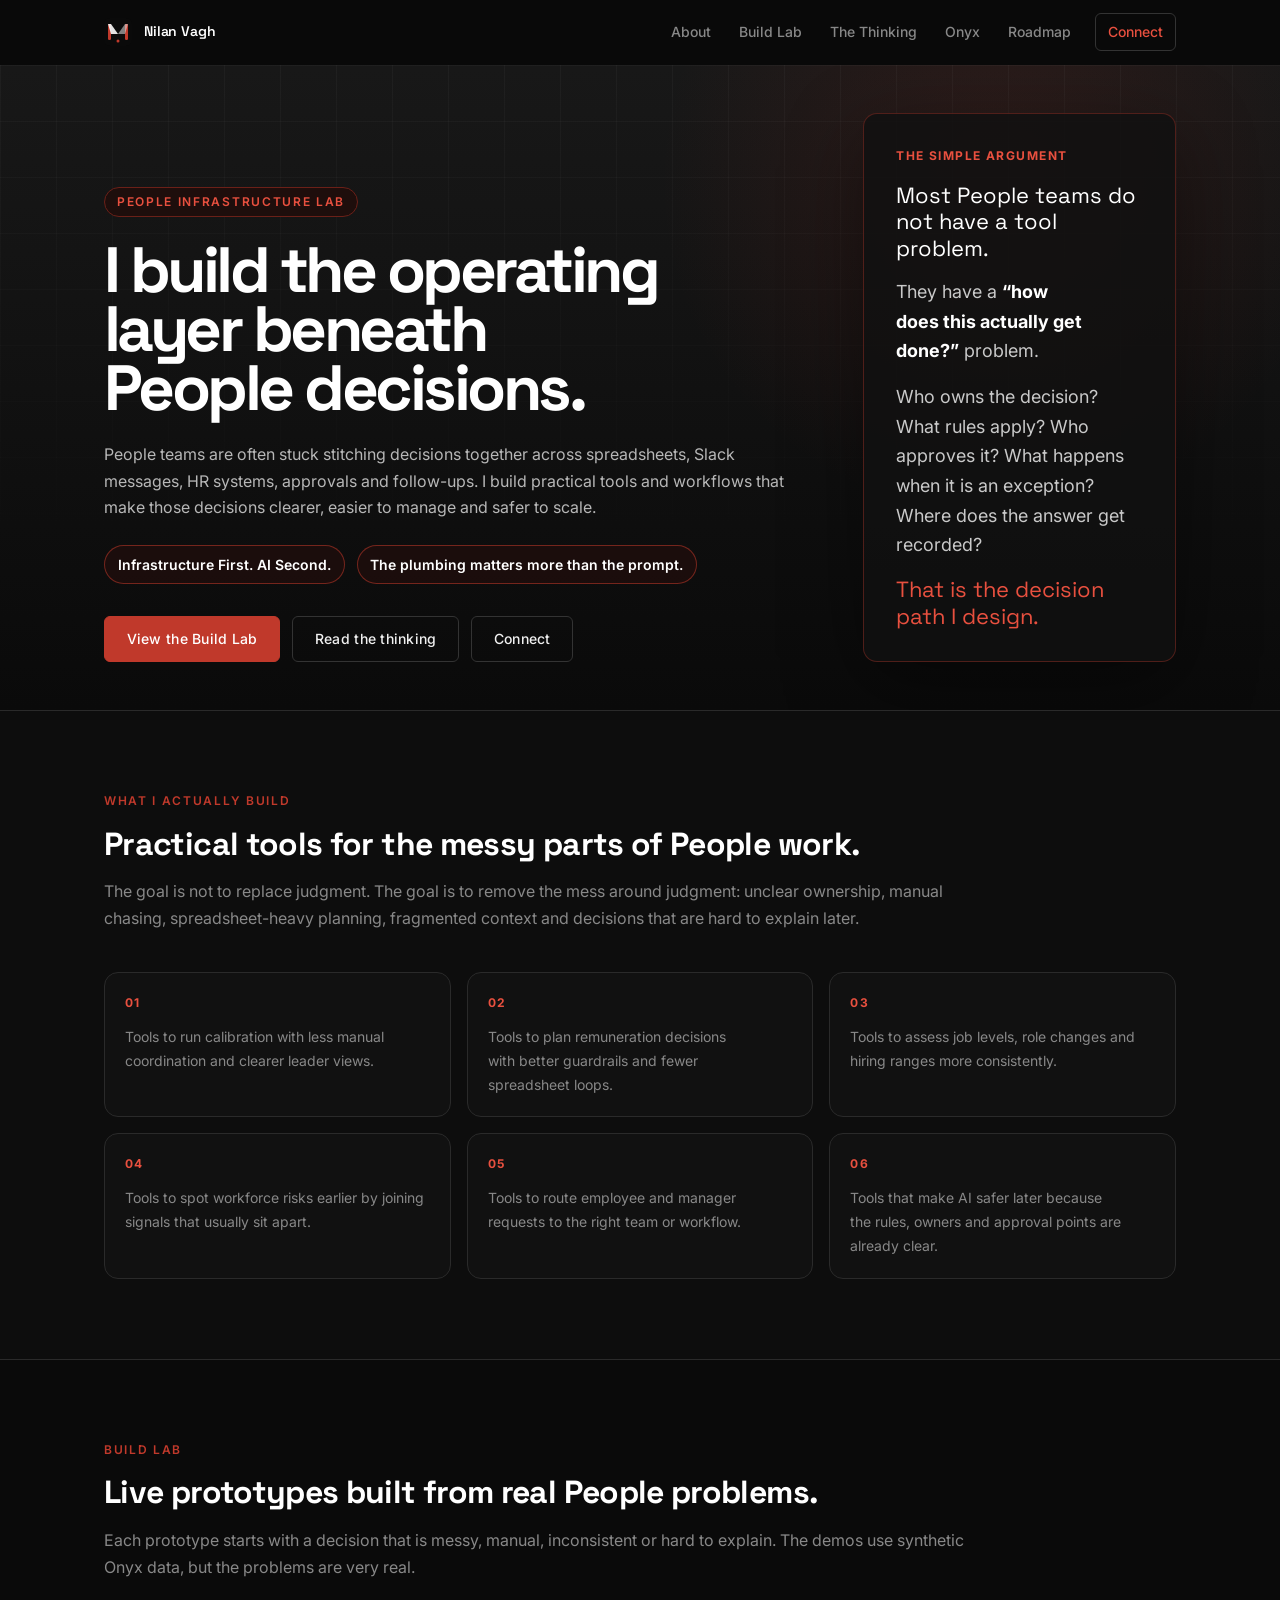
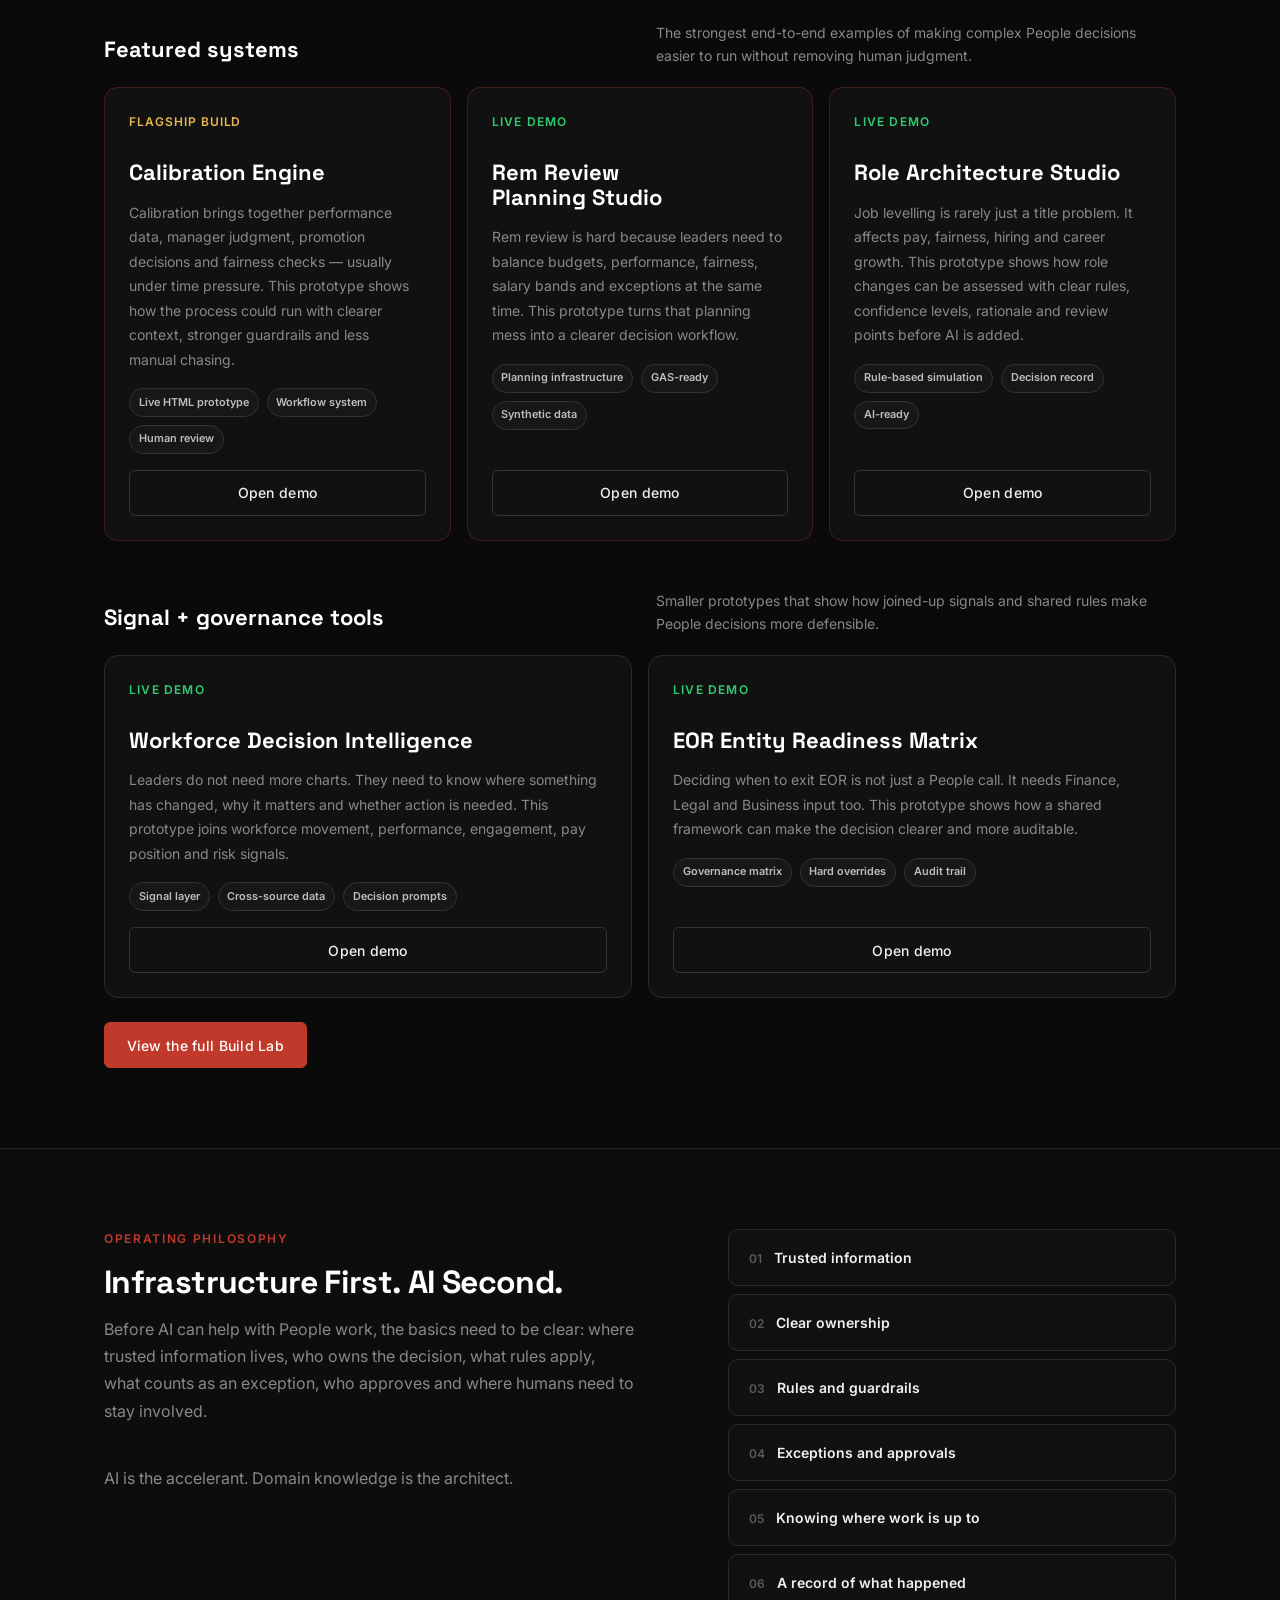
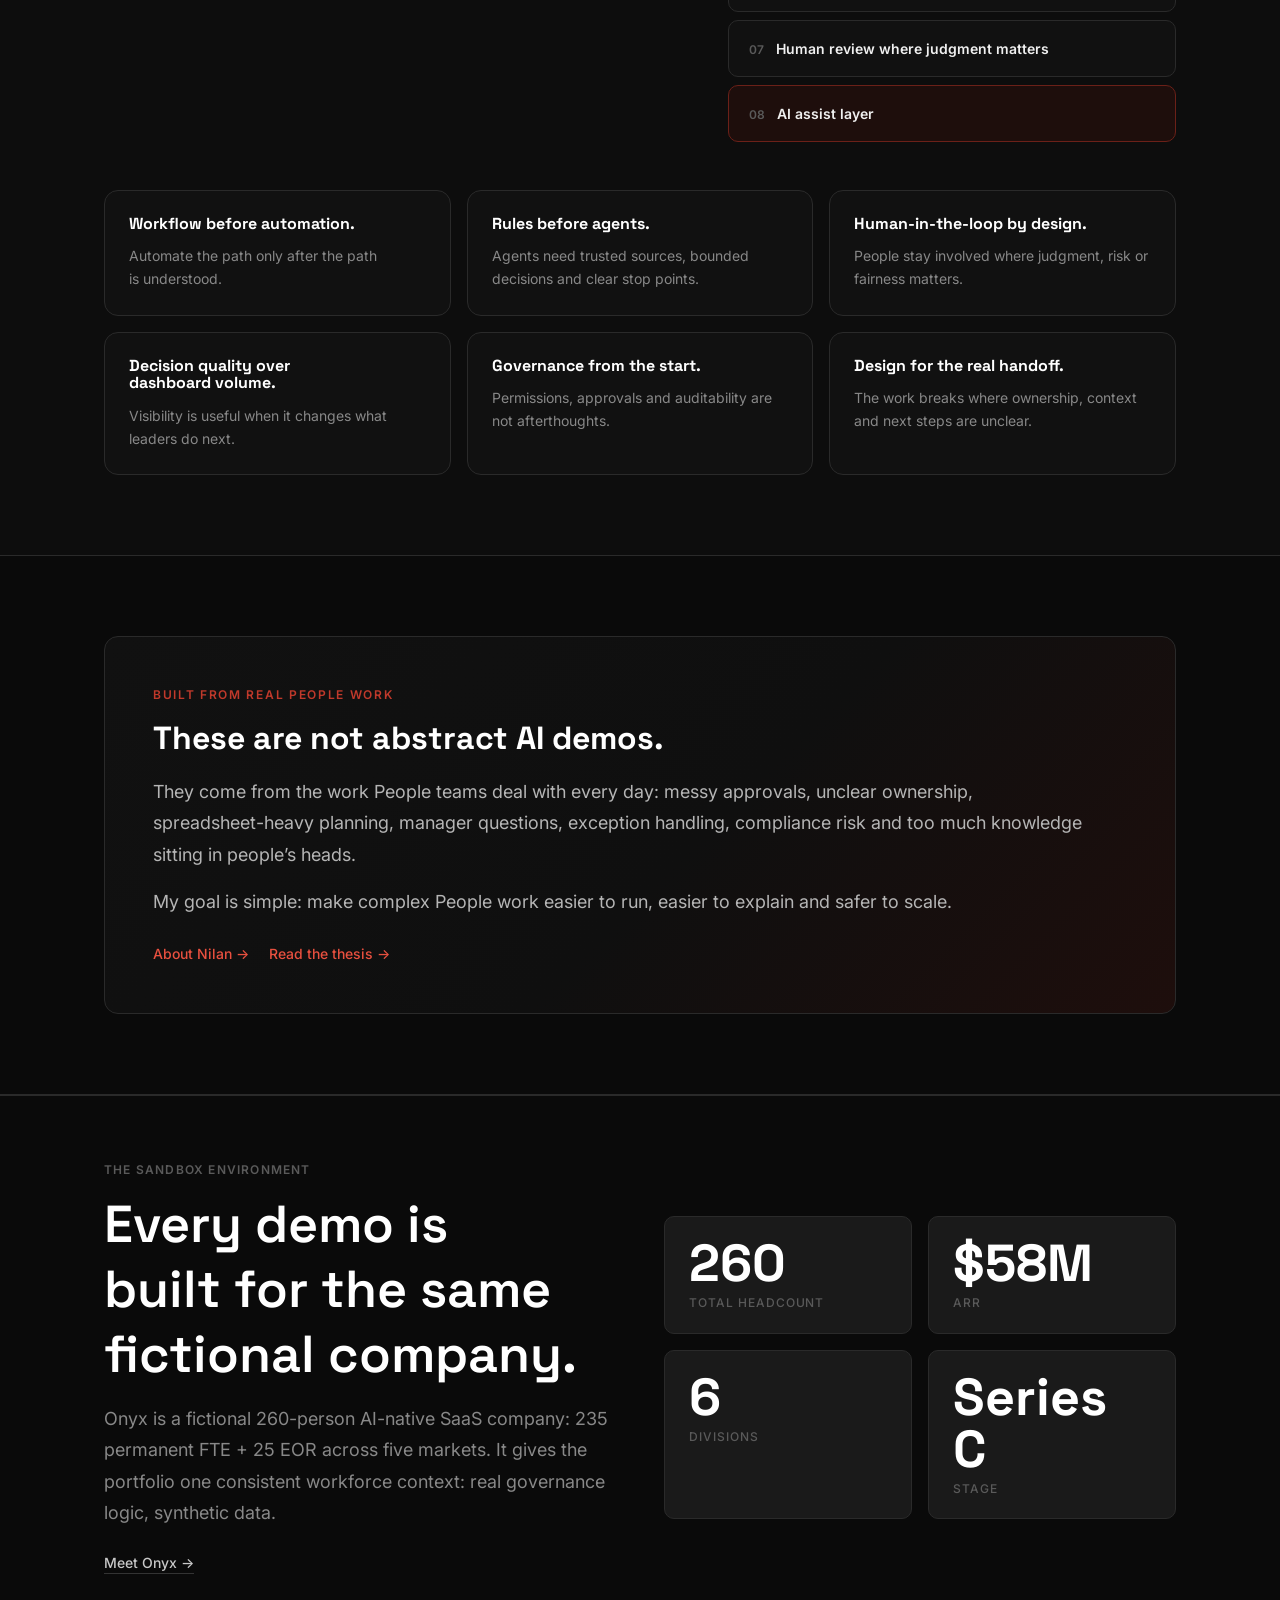
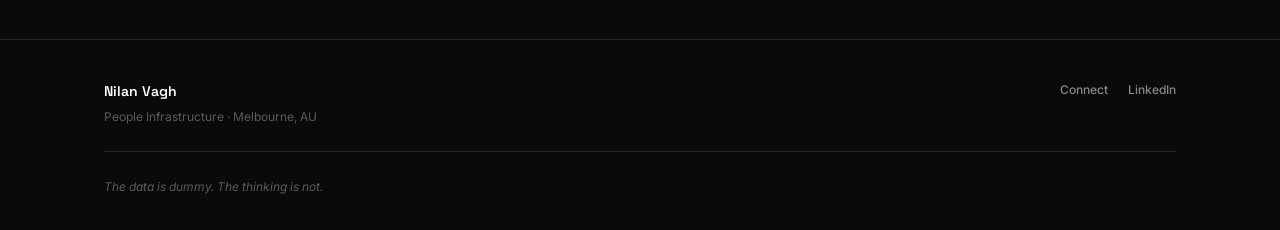
<file: index.html>
<!DOCTYPE html>
<html lang="en" data-page="home">
<head>
<meta charset="UTF-8">
<meta name="viewport" content="width=device-width, initial-scale=1.0">
<title>Nilan Vagh — People Infrastructure Lab</title>
<meta name="description" content="Nilan Vagh builds practical tools and workflows that make complex People decisions easier to run, easier to explain and safer to scale.">
<meta property="og:title" content="Nilan Vagh — People Infrastructure Lab">
<meta property="og:description" content="Infrastructure First. AI Second. Practical People systems built from real People work.">
<link rel="preconnect" href="https://fonts.googleapis.com">
<link rel="preconnect" href="https://fonts.gstatic.com" crossorigin>
<link href="https://fonts.googleapis.com/css2?family=Inter:wght@300;400;500;600&family=Space+Grotesk:wght@400;500;600;700&display=swap" rel="stylesheet">
<link rel="stylesheet" href="style.css">
</head>
<body>

<header class="site-nav" id="site-nav">
  <div class="nav-inner">
    <a href="index.html" class="nav-logo">
      <svg width="28" height="28" viewBox="0 0 28 28" fill="none" aria-label="NV monogram">
        <rect width="28" height="28" rx="6" fill="#0A0A0A"/>
        <rect x="4" y="6" width="3" height="16" rx="1.2" fill="#C0392B"/>
        <rect x="21" y="6" width="3" height="16" rx="1.2" fill="#C0392B"/>
        <polygon points="4,6 7,6 14,16 7,16" fill="#F5F5F5" opacity="0.92"/>
        <polygon points="24,6 21,6 14,16 21,16" fill="#F5F5F5" opacity="0.5"/>
        <circle cx="14" cy="23" r="1.5" fill="#C0392B"/>
      </svg>
      <span class="nav-name">Nilan Vagh</span>
    </a>
    <nav class="nav-links" role="navigation" aria-label="Main navigation">
      <a href="about.html" class="nav-link">About</a>
      <a href="builds.html" class="nav-link">Build Lab</a>
      <a href="thinking.html" class="nav-link">The Thinking</a>
      <a href="onyx.html" class="nav-link">Onyx</a>
      <a href="roadmap.html" class="nav-link">Roadmap</a>
      <a href="connect.html" class="nav-link nav-link--cta">Connect</a>
    </nav>
    <button class="nav-mobile-toggle" aria-label="Toggle navigation" aria-expanded="false">
      <span></span><span></span><span></span>
    </button>
  </div>
  <div class="nav-mobile-menu" id="mobile-menu" aria-hidden="true">
    <a href="about.html" class="nav-mobile-link">About</a>
    <a href="builds.html" class="nav-mobile-link">Build Lab</a>
    <a href="thinking.html" class="nav-mobile-link">The Thinking</a>
    <a href="onyx.html" class="nav-mobile-link">Onyx</a>
    <a href="roadmap.html" class="nav-mobile-link">Roadmap</a>
    <a href="connect.html" class="nav-mobile-link">Connect</a>
  </div>
</header>

<main>
  <section class="v2-hero v2-hero--human" id="top">
    <div class="v2-hero-grid" aria-hidden="true"></div>
    <div class="container v2-hero-inner">
      <div class="v2-hero-copy">
        <span class="eyebrow-tag">People Infrastructure Lab</span>
        <h1 class="v2-hero-title">I build the operating layer beneath People decisions.</h1>
        <p class="v2-hero-subtitle">People teams are often stuck stitching decisions together across spreadsheets, Slack messages, HR systems, approvals and follow-ups. I build practical tools and workflows that make those decisions clearer, easier to manage and safer to scale.</p>
        <div class="v2-manifesto-line">
          <span>Infrastructure First. AI Second.</span>
          <span>The plumbing matters more than the prompt.</span>
        </div>
        <div class="hero-actions">
          <a href="builds.html" class="btn btn--primary">View the Build Lab</a>
          <a href="thinking.html" class="btn btn--ghost">Read the thinking</a>
          <a href="connect.html" class="btn btn--ghost">Connect</a>
        </div>
      </div>
      <aside class="v2-hero-panel v2-hero-panel--plain" aria-label="People Infrastructure thesis">
        <div class="panel-kicker">The simple argument</div>
        <p class="panel-emphasis">Most People teams do not have a tool problem.</p>
        <p>They have a <strong>“how does this actually get done?”</strong> problem.</p>
        <p>Who owns the decision? What rules apply? Who approves it? What happens when it is an exception? Where does the answer get recorded?</p>
        <p class="panel-emphasis panel-emphasis--small">That is the decision path I design.</p>
      </aside>
    </div>
  </section>

  <section class="v2-section v2-section--alt" id="actually-build">
    <div class="container">
      <div class="v2-section-header">
        <span class="section-eyebrow">What I actually build</span>
        <h2 class="section-heading">Practical tools for the messy parts of People work.</h2>
        <p class="section-sub">The goal is not to replace judgment. The goal is to remove the mess around judgment: unclear ownership, manual chasing, spreadsheet-heavy planning, fragmented context and decisions that are hard to explain later.</p>
      </div>
      <div class="what-build-grid">
        <div><span>01</span><p>Tools to run calibration with less manual coordination and clearer leader views.</p></div>
        <div><span>02</span><p>Tools to plan remuneration decisions with better guardrails and fewer spreadsheet loops.</p></div>
        <div><span>03</span><p>Tools to assess job levels, role changes and hiring ranges more consistently.</p></div>
        <div><span>04</span><p>Tools to spot workforce risks earlier by joining signals that usually sit apart.</p></div>
        <div><span>05</span><p>Tools to route employee and manager requests to the right team or workflow.</p></div>
        <div><span>06</span><p>Tools that make AI safer later because the rules, owners and approval points are already clear.</p></div>
      </div>
    </div>
  </section>

  <section class="v2-section" id="build-lab-preview">
    <div class="container">
      <div class="v2-section-header">
        <span class="section-eyebrow">Build Lab</span>
        <h2 class="section-heading">Live prototypes built from real People problems.</h2>
        <p class="section-sub">Each prototype starts with a decision that is messy, manual, inconsistent or hard to explain. The demos use synthetic Onyx data, but the problems are very real.</p>
      </div>

      <div class="lab-group-heading">
        <span>Featured systems</span>
        <p>The strongest end-to-end examples of making complex People decisions easier to run without removing human judgment.</p>
      </div>
      <div class="v2-build-grid v2-build-grid--featured">
        <article class="v2-build-card v2-build-card--featured">
          <div class="build-card-status build-card-status--flagship">Flagship build</div>
          <h3>Calibration Engine</h3>
          <p>Calibration brings together performance data, manager judgment, promotion decisions and fairness checks — usually under time pressure. This prototype shows how the process could run with clearer context, stronger guardrails and less manual chasing.</p>
          <div class="badge-row"><span>Live HTML prototype</span><span>Workflow system</span><span>Human review</span></div>
          <a href="calibration-onyx-demo.html" target="_blank" class="btn btn--ghost">Open demo</a>
        </article>
        <article class="v2-build-card v2-build-card--featured">
          <div class="build-card-status" style="color:#2ECC71">Live demo</div>
          <h3>Rem Review Planning Studio</h3>
          <p>Rem review is hard because leaders need to balance budgets, performance, fairness, salary bands and exceptions at the same time. This prototype turns that planning mess into a clearer decision workflow.</p>
          <div class="badge-row"><span>Planning infrastructure</span><span>GAS-ready</span><span>Synthetic data</span></div>
          <a href="rem-review-demo.html" target="_blank" class="btn btn--ghost">Open demo</a>
        </article>
        <article class="v2-build-card v2-build-card--featured">
          <div class="build-card-status" style="color:#2ECC71">Live demo</div>
          <h3>Role Architecture Studio</h3>
          <p>Job levelling is rarely just a title problem. It affects pay, fairness, hiring and career growth. This prototype shows how role changes can be assessed with clear rules, confidence levels, rationale and review points before AI is added.</p>
          <div class="badge-row"><span>Rule-based simulation</span><span>Decision record</span><span>AI-ready</span></div>
          <a href="onyx-role-architecture-studio.html" target="_blank" class="btn btn--ghost">Open demo</a>
        </article>
      </div>

      <div class="lab-group-heading lab-group-heading--secondary">
        <span>Signal + governance tools</span>
        <p>Smaller prototypes that show how joined-up signals and shared rules make People decisions more defensible.</p>
      </div>
      <div class="v2-build-grid v2-build-grid--secondary">
        <article class="v2-build-card">
          <div class="build-card-status" style="color:#2ECC71">Live demo</div>
          <h3>Workforce Decision Intelligence</h3>
          <p>Leaders do not need more charts. They need to know where something has changed, why it matters and whether action is needed. This prototype joins workforce movement, performance, engagement, pay position and risk signals.</p>
          <div class="badge-row"><span>Signal layer</span><span>Cross-source data</span><span>Decision prompts</span></div>
          <a href="onyx-workforce-intelligence.html" target="_blank" class="btn btn--ghost">Open demo</a>
        </article>
        <article class="v2-build-card">
          <div class="build-card-status" style="color:#2ECC71">Live demo</div>
          <h3>EOR Entity Readiness Matrix</h3>
          <p>Deciding when to exit EOR is not just a People call. It needs Finance, Legal and Business input too. This prototype shows how a shared framework can make the decision clearer and more auditable.</p>
          <div class="badge-row"><span>Governance matrix</span><span>Hard overrides</span><span>Audit trail</span></div>
          <a href="eor-matrix.html" target="_blank" class="btn btn--ghost">Open demo</a>
        </article>
      </div>
      <div class="builds-footer"><a href="builds.html" class="btn btn--primary">View the full Build Lab</a></div>
    </div>
  </section>

  <section class="v2-section v2-section--alt" id="philosophy">
    <div class="container">
      <div class="v2-split">
        <div>
          <span class="section-eyebrow">Operating philosophy</span>
          <h2 class="section-heading">Infrastructure First. AI Second.</h2>
          <p class="section-sub">Before AI can help with People work, the basics need to be clear: where trusted information lives, who owns the decision, what rules apply, what counts as an exception, who approves and where humans need to stay involved.</p>
          <p class="section-sub">AI is the accelerant. Domain knowledge is the architect.</p>
        </div>
        <div class="stack-visual" aria-label="Infrastructure first stack">
          <div class="stack-layer">Trusted information</div>
          <div class="stack-layer">Clear ownership</div>
          <div class="stack-layer">Rules and guardrails</div>
          <div class="stack-layer">Exceptions and approvals</div>
          <div class="stack-layer">Knowing where work is up to</div>
          <div class="stack-layer">A record of what happened</div>
          <div class="stack-layer">Human review where judgment matters</div>
          <div class="stack-layer stack-layer--ai">AI assist layer</div>
        </div>
      </div>
      <div class="principle-grid">
        <div class="principle-card"><h3>Workflow before automation.</h3><p>Automate the path only after the path is understood.</p></div>
        <div class="principle-card"><h3>Rules before agents.</h3><p>Agents need trusted sources, bounded decisions and clear stop points.</p></div>
        <div class="principle-card"><h3>Human-in-the-loop by design.</h3><p>People stay involved where judgment, risk or fairness matters.</p></div>
        <div class="principle-card"><h3>Decision quality over dashboard volume.</h3><p>Visibility is useful when it changes what leaders do next.</p></div>
        <div class="principle-card"><h3>Governance from the start.</h3><p>Permissions, approvals and auditability are not afterthoughts.</p></div>
        <div class="principle-card"><h3>Design for the real handoff.</h3><p>The work breaks where ownership, context and next steps are unclear.</p></div>
      </div>
    </div>
  </section>

  <section class="v2-section" id="inside-work">
    <div class="container">
      <div class="inside-work-card">
        <span class="section-eyebrow">Built from real People work</span>
        <h2>These are not abstract AI demos.</h2>
        <p>They come from the work People teams deal with every day: messy approvals, unclear ownership, spreadsheet-heavy planning, manager questions, exception handling, compliance risk and too much knowledge sitting in people’s heads.</p>
        <p>My goal is simple: make complex People work easier to run, easier to explain and safer to scale.</p>
        <div class="inside-work-links">
          <a href="about.html" class="text-link">About Nilan →</a>
          <a href="thinking.html" class="text-link">Read the thesis →</a>
        </div>
      </div>
    </div>
  </section>

  <section class="section-onyx-note">
    <div class="container">
      <div class="onyx-note-inner">
        <div class="onyx-note-content">
          <span class="onyx-note-label">The sandbox environment</span>
          <h2 class="onyx-note-heading">Every demo is built for the same fictional company.</h2>
          <p class="onyx-note-text">Onyx is a fictional 260-person AI-native SaaS company: 235 permanent FTE + 25 EOR across five markets. It gives the portfolio one consistent workforce context: real governance logic, synthetic data.</p>
          <a href="onyx.html" class="onyx-note-link">Meet Onyx →</a>
        </div>
        <div class="onyx-note-stats">
          <div class="onyx-note-stat"><span class="onyx-note-stat-value">260</span><span class="onyx-note-stat-label">Total headcount</span></div>
          <div class="onyx-note-stat"><span class="onyx-note-stat-value">$58M</span><span class="onyx-note-stat-label">ARR</span></div>
          <div class="onyx-note-stat"><span class="onyx-note-stat-value">6</span><span class="onyx-note-stat-label">Divisions</span></div>
          <div class="onyx-note-stat"><span class="onyx-note-stat-value">Series C</span><span class="onyx-note-stat-label">Stage</span></div>
        </div>
      </div>
    </div>
  </section>
</main>

<footer class="site-footer">
  <div class="container">
    <div class="footer-inner">
      <div class="footer-left"><span class="footer-name">Nilan Vagh</span><span class="footer-role">People Infrastructure · Melbourne, AU</span></div>
      <div class="footer-right"><a href="connect.html" class="footer-link">Connect</a><a href="https://linkedin.com/in/nilanvagh" target="_blank" rel="noopener" class="footer-link">LinkedIn</a></div>
    </div>
    <div class="footer-bottom"><span class="footer-note">The data is dummy. The thinking is not.</span></div>
  </div>
</footer>

<script src="nav.js"></script>
</body>
</html>
</file>
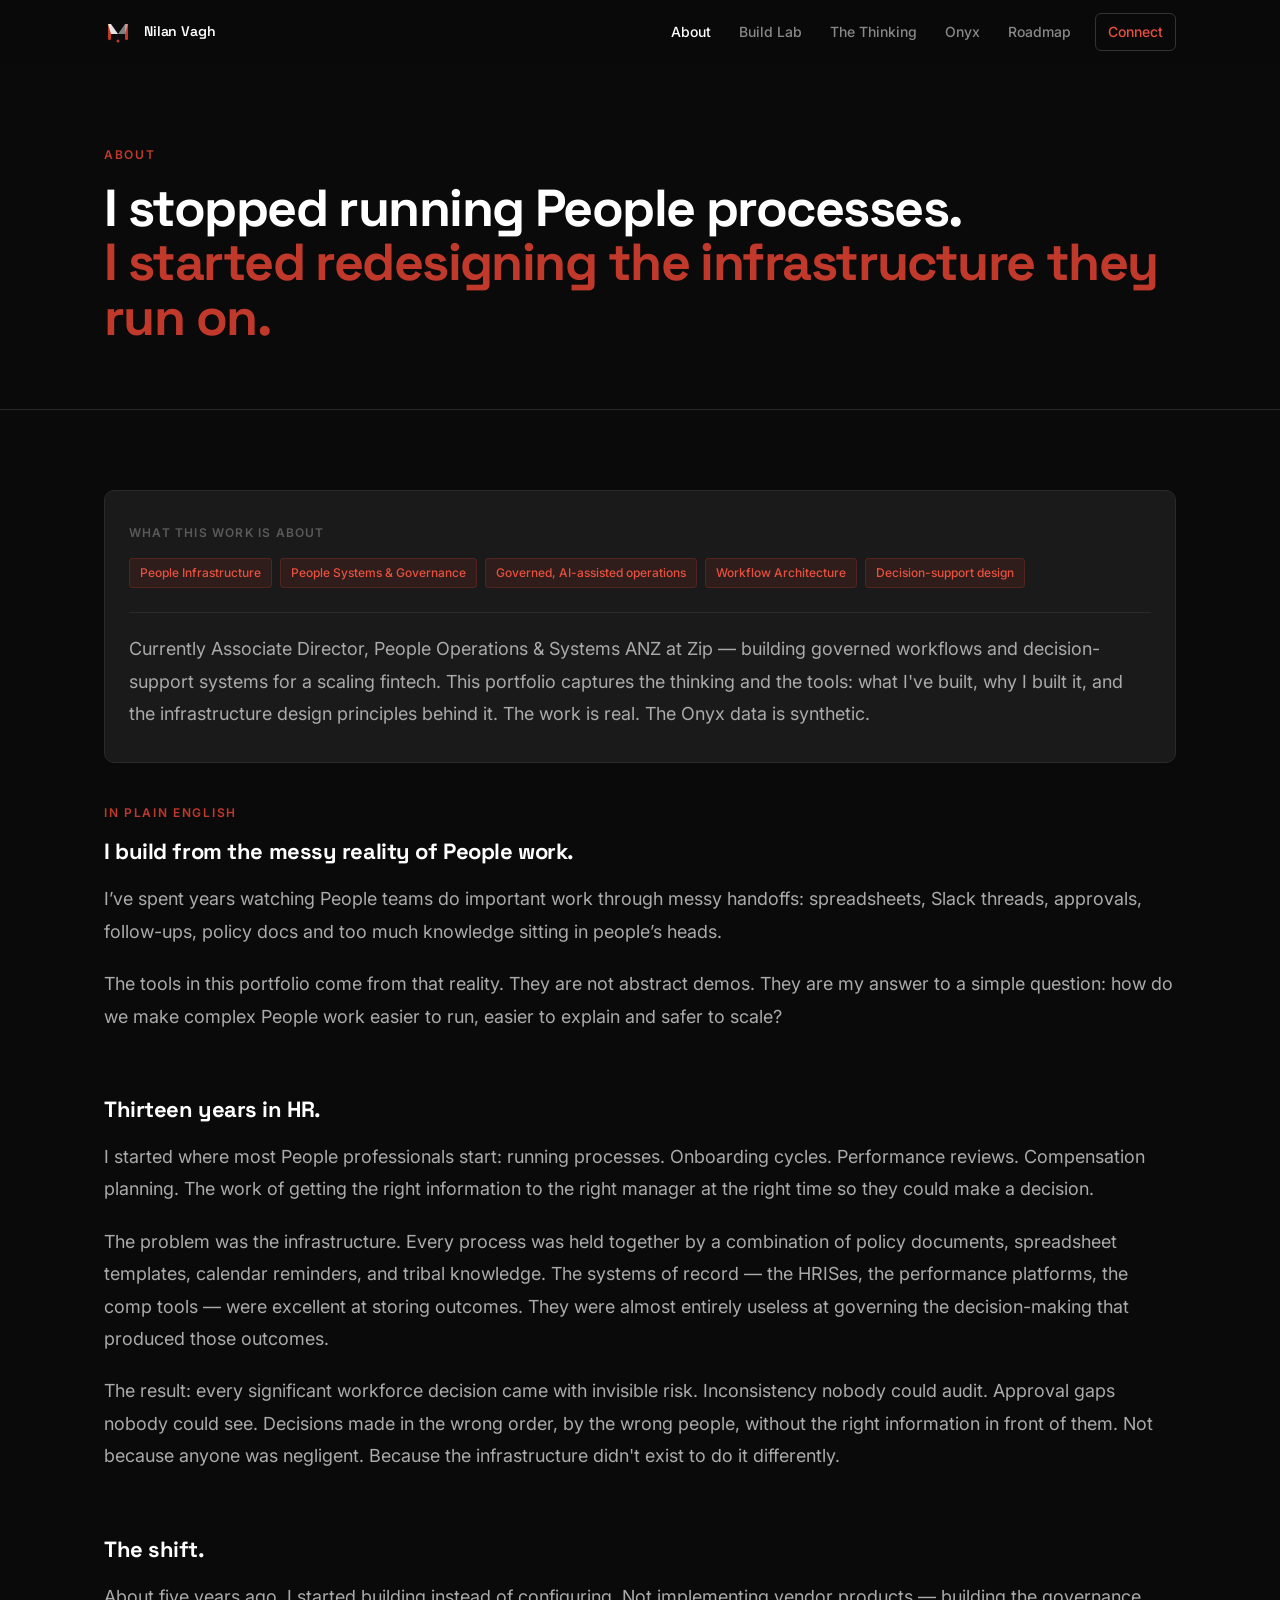
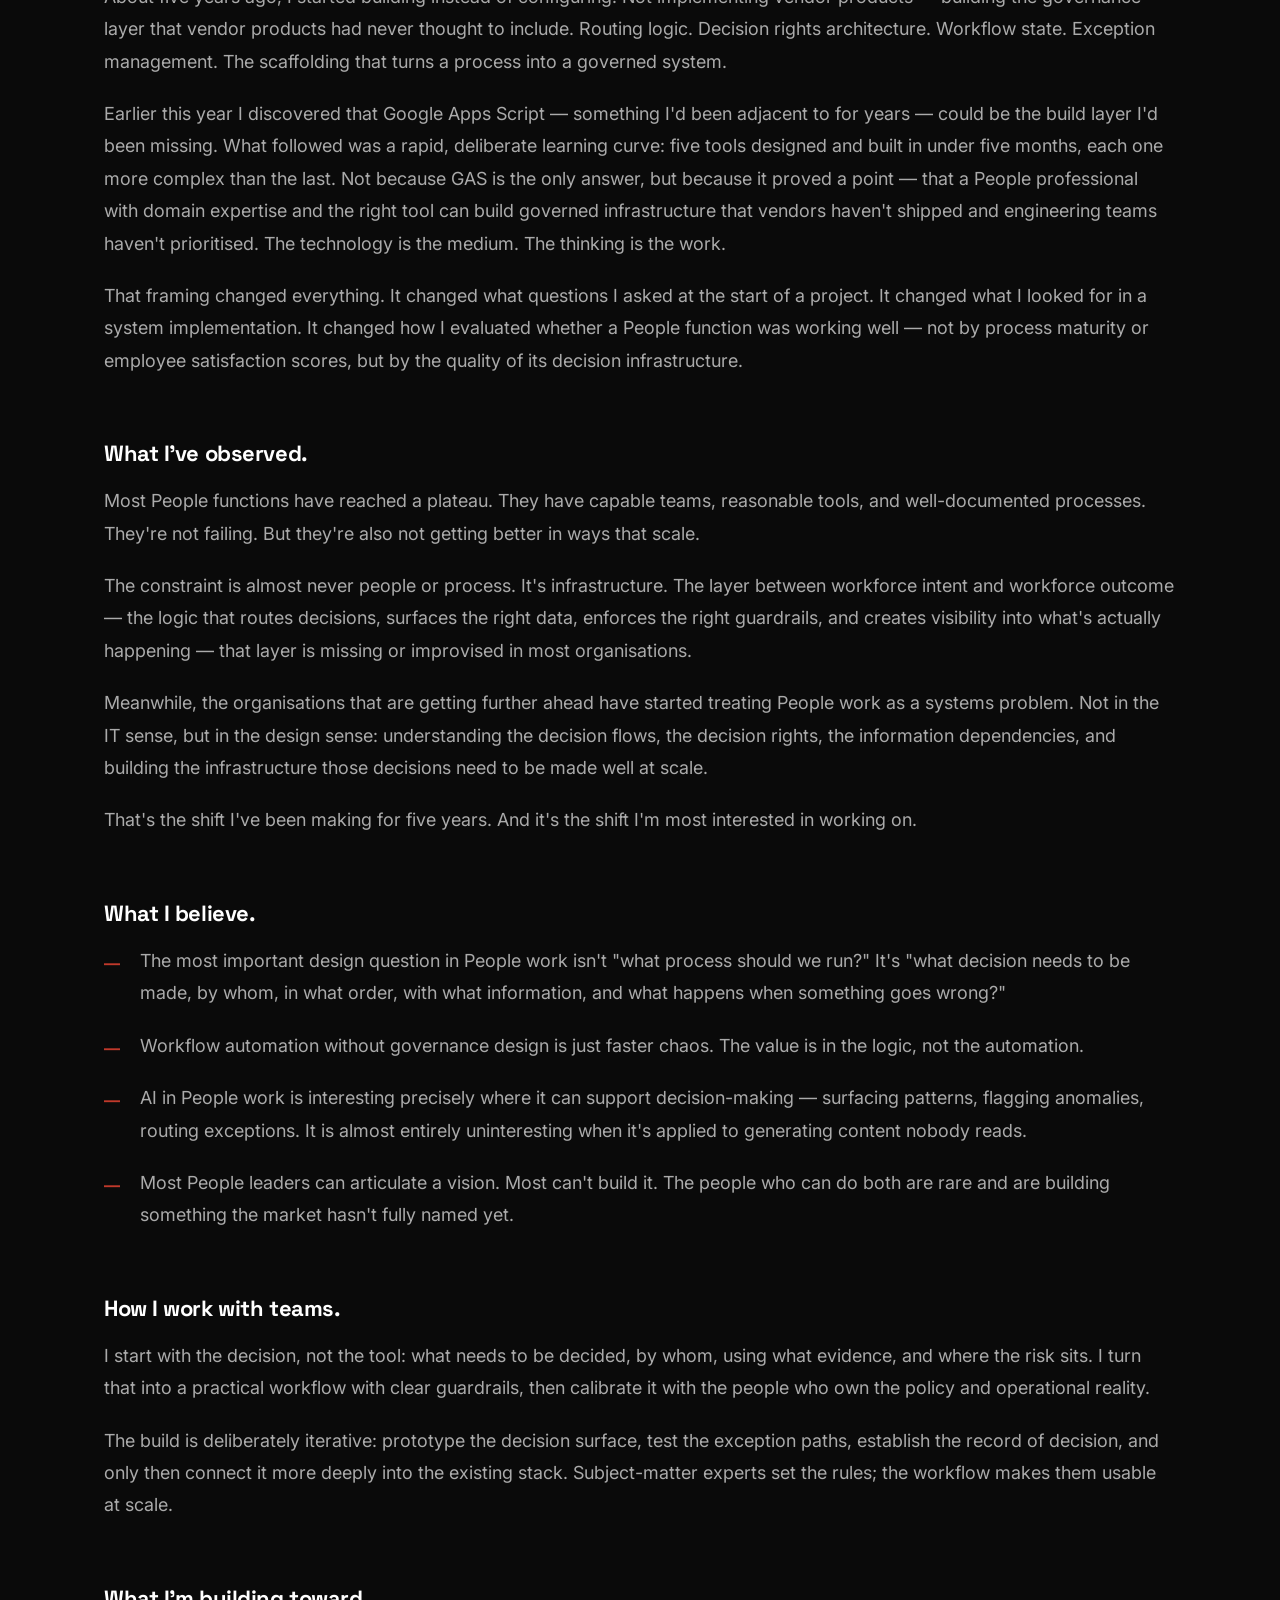
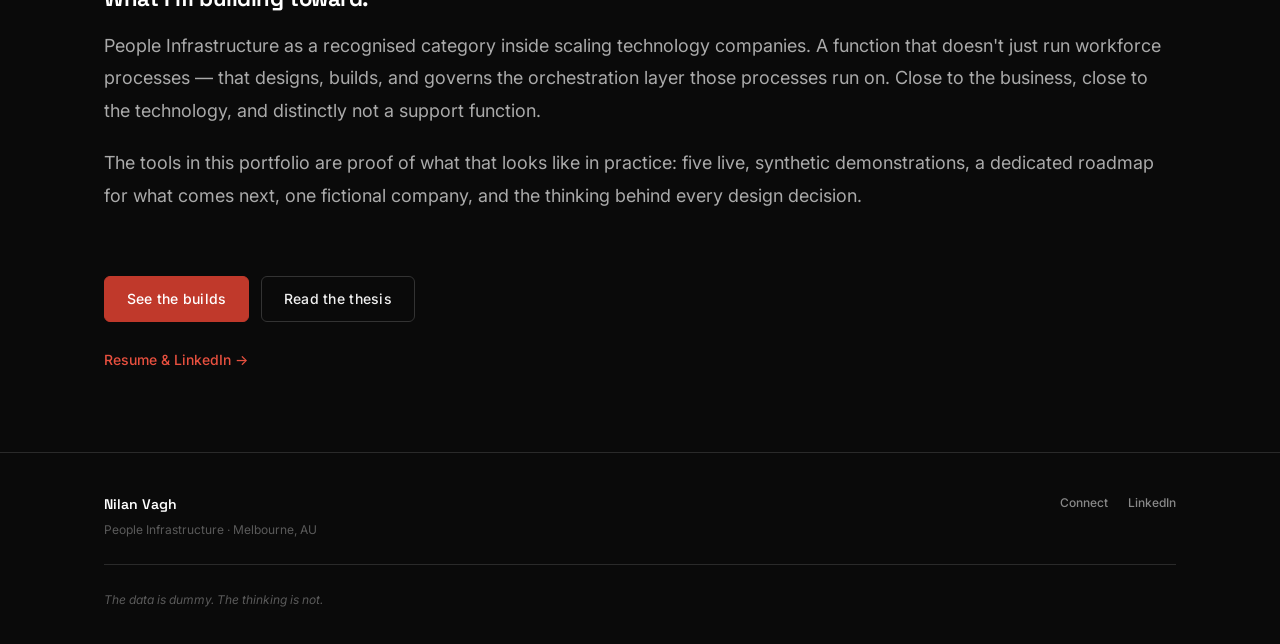
<file: about.html>
<!DOCTYPE html>
<html lang="en" data-page="about">
<head>
<meta charset="UTF-8">
<meta name="viewport" content="width=device-width, initial-scale=1.0">
<title>About — Nilan Vagh</title>
<meta name="description" content="13+ years in HR. The shift from running People processes to redesigning the infrastructure those processes run on.">
<link rel="preconnect" href="https://fonts.googleapis.com">
<link rel="preconnect" href="https://fonts.gstatic.com" crossorigin>
<link href="https://fonts.googleapis.com/css2?family=Inter:wght@300;400;500;600&family=Space+Grotesk:wght@400;500;600;700&display=swap" rel="stylesheet">
<link rel="stylesheet" href="style.css">
</head>
<body>

<!-- NAV -->
<header class="site-nav" id="site-nav">
  <div class="nav-inner">
    <a href="index.html" class="nav-logo">
      <svg width="28" height="28" viewBox="0 0 28 28" fill="none" aria-label="NV monogram">
        <rect width="28" height="28" rx="6" fill="#0A0A0A"/>
        <rect x="4" y="6" width="3" height="16" rx="1.2" fill="#C0392B"/>
        <rect x="21" y="6" width="3" height="16" rx="1.2" fill="#C0392B"/>
        <polygon points="4,6 7,6 14,16 7,16" fill="#F5F5F5" opacity="0.92"/>
        <polygon points="24,6 21,6 14,16 21,16" fill="#F5F5F5" opacity="0.5"/>
        <circle cx="14" cy="23" r="1.5" fill="#C0392B"/>
      </svg>
      <span class="nav-name">Nilan Vagh</span>
    </a>
    <nav class="nav-links" role="navigation" aria-label="Main navigation">
      <a href="about.html" class="nav-link nav-link--active">About</a>
      <a href="builds.html" class="nav-link">Build Lab</a>
      <a href="thinking.html" class="nav-link">The Thinking</a>
      <a href="onyx.html" class="nav-link">Onyx</a>
      <a href="roadmap.html" class="nav-link">Roadmap</a>
      <a href="connect.html" class="nav-link nav-link--cta">Connect</a>
    </nav>
    <button class="nav-mobile-toggle" aria-label="Toggle navigation" aria-expanded="false">
      <span></span><span></span><span></span>
    </button>
  </div>
  <div class="nav-mobile-menu" id="mobile-menu" aria-hidden="true">
    <a href="about.html" class="nav-mobile-link">About</a>
    <a href="builds.html" class="nav-mobile-link">Build Lab</a>
    <a href="thinking.html" class="nav-mobile-link">The Thinking</a>
    <a href="onyx.html" class="nav-mobile-link">Onyx</a>
    <a href="roadmap.html" class="nav-mobile-link">Roadmap</a>
    <a href="connect.html" class="nav-mobile-link">Connect</a>
  </div>
</header>

<!-- PAGE HEADER -->
<section class="page-hero">
  <div class="container">
    <span class="page-eyebrow">About</span>
    <h1 class="page-title">I stopped running People processes.<br><span class="page-title--accent">I started redesigning the infrastructure they run on.</span></h1>
  </div>
</section>

<!-- NARRATIVE BODY -->
<section class="about-body">
  <div class="container">

    <div class="about-section about-section--positioning">
      <div class="about-fit-roles">
        <span class="about-fit-label">What this work is about</span>
        <div class="about-fit-tags">
          <span class="about-fit-tag">People Infrastructure</span>
          <span class="about-fit-tag">People Systems &amp; Governance</span>
          <span class="about-fit-tag">Governed, AI-assisted operations</span>
          <span class="about-fit-tag">Workflow Architecture</span>
          <span class="about-fit-tag">Decision-support design</span>
        </div>
      </div>
      <p class="about-anchor">Currently Associate Director, People Operations &amp; Systems ANZ at Zip — building governed workflows and decision-support systems for a scaling fintech. This portfolio captures the thinking and the tools: what I've built, why I built it, and the infrastructure design principles behind it. The work is real. The Onyx data is synthetic.</p>
    </div>

    <div class="about-section about-section--plain-english">
      <span class="section-eyebrow">In plain English</span>
      <h2 class="about-h2">I build from the messy reality of People work.</h2>
      <p>I’ve spent years watching People teams do important work through messy handoffs: spreadsheets, Slack threads, approvals, follow-ups, policy docs and too much knowledge sitting in people’s heads.</p>
      <p>The tools in this portfolio come from that reality. They are not abstract demos. They are my answer to a simple question: how do we make complex People work easier to run, easier to explain and safer to scale?</p>
    </div>

    <div class="about-section">
      <h2 class="about-h2">Thirteen years in HR.</h2>
      <p>I started where most People professionals start: running processes. Onboarding cycles. Performance reviews. Compensation planning. The work of getting the right information to the right manager at the right time so they could make a decision.</p>
      <p>The problem was the infrastructure. Every process was held together by a combination of policy documents, spreadsheet templates, calendar reminders, and tribal knowledge. The systems of record — the HRISes, the performance platforms, the comp tools — were excellent at storing outcomes. They were almost entirely useless at governing the decision-making that produced those outcomes.</p>
      <p>The result: every significant workforce decision came with invisible risk. Inconsistency nobody could audit. Approval gaps nobody could see. Decisions made in the wrong order, by the wrong people, without the right information in front of them. Not because anyone was negligent. Because the infrastructure didn't exist to do it differently.</p>
    </div>

    <div class="about-section">
      <h2 class="about-h2">The shift.</h2>
      <p>About five years ago, I started building instead of configuring. Not implementing vendor products — building the governance layer that vendor products had never thought to include. Routing logic. Decision rights architecture. Workflow state. Exception management. The scaffolding that turns a process into a governed system.</p>
      <p>Earlier this year I discovered that Google Apps Script — something I'd been adjacent to for years — could be the build layer I'd been missing. What followed was a rapid, deliberate learning curve: five tools designed and built in under five months, each one more complex than the last. Not because GAS is the only answer, but because it proved a point — that a People professional with domain expertise and the right tool can build governed infrastructure that vendors haven't shipped and engineering teams haven't prioritised. The technology is the medium. The thinking is the work.</p>
      <p>That framing changed everything. It changed what questions I asked at the start of a project. It changed what I looked for in a system implementation. It changed how I evaluated whether a People function was working well — not by process maturity or employee satisfaction scores, but by the quality of its decision infrastructure.</p>
    </div>

    <div class="about-section">
      <h2 class="about-h2">What I've observed.</h2>
      <p>Most People functions have reached a plateau. They have capable teams, reasonable tools, and well-documented processes. They're not failing. But they're also not getting better in ways that scale.</p>
      <p>The constraint is almost never people or process. It's infrastructure. The layer between workforce intent and workforce outcome — the logic that routes decisions, surfaces the right data, enforces the right guardrails, and creates visibility into what's actually happening — that layer is missing or improvised in most organisations.</p>
      <p>Meanwhile, the organisations that are getting further ahead have started treating People work as a systems problem. Not in the IT sense, but in the design sense: understanding the decision flows, the decision rights, the information dependencies, and building the infrastructure those decisions need to be made well at scale.</p>
      <p>That's the shift I've been making for five years. And it's the shift I'm most interested in working on.</p>
    </div>

    <div class="about-section">
      <h2 class="about-h2">What I believe.</h2>
      <div class="belief-list">
        <div class="belief-item">
          <span class="belief-marker" aria-hidden="true">—</span>
          <p>The most important design question in People work isn't "what process should we run?" It's "what decision needs to be made, by whom, in what order, with what information, and what happens when something goes wrong?"</p>
        </div>
        <div class="belief-item">
          <span class="belief-marker" aria-hidden="true">—</span>
          <p>Workflow automation without governance design is just faster chaos. The value is in the logic, not the automation.</p>
        </div>
        <div class="belief-item">
          <span class="belief-marker" aria-hidden="true">—</span>
          <p>AI in People work is interesting precisely where it can support decision-making — surfacing patterns, flagging anomalies, routing exceptions. It is almost entirely uninteresting when it's applied to generating content nobody reads.</p>
        </div>
        <div class="belief-item">
          <span class="belief-marker" aria-hidden="true">—</span>
          <p>Most People leaders can articulate a vision. Most can't build it. The people who can do both are rare and are building something the market hasn't fully named yet.</p>
        </div>
      </div>
    </div>

    <div class="about-section">
      <h2 class="about-h2">How I work with teams.</h2>
      <p>I start with the decision, not the tool: what needs to be decided, by whom, using what evidence, and where the risk sits. I turn that into a practical workflow with clear guardrails, then calibrate it with the people who own the policy and operational reality.</p>
      <p>The build is deliberately iterative: prototype the decision surface, test the exception paths, establish the record of decision, and only then connect it more deeply into the existing stack. Subject-matter experts set the rules; the workflow makes them usable at scale.</p>
    </div>

    <div class="about-section">
      <h2 class="about-h2">What I'm building toward.</h2>
      <p>People Infrastructure as a recognised category inside scaling technology companies. A function that doesn't just run workforce processes — that designs, builds, and governs the orchestration layer those processes run on. Close to the business, close to the technology, and distinctly not a support function.</p>
      <p>The tools in this portfolio are proof of what that looks like in practice: five live, synthetic demonstrations, a dedicated roadmap for what comes next, one fictional company, and the thinking behind every design decision.</p>
    </div>

    <div class="about-cta-row">
      <a href="builds.html" class="btn btn--primary">See the builds</a>
      <a href="thinking.html" class="btn btn--ghost">Read the thesis</a>
    </div>

    <div class="about-links-row">
      <a href="connect.html" class="text-link">Resume & LinkedIn <span aria-hidden="true">→</span></a>
    </div>

  </div>
</section>

<!-- FOOTER -->
<footer class="site-footer">
  <div class="container">
    <div class="footer-inner">
      <div class="footer-left">
        <span class="footer-name">Nilan Vagh</span>
        <span class="footer-role">People Infrastructure · Melbourne, AU</span>
      </div>
      <div class="footer-right">
        <a href="connect.html" class="footer-link">Connect</a>
        <a href="https://linkedin.com/in/nilanvagh" target="_blank" rel="noopener" class="footer-link">LinkedIn</a>
      </div>
    </div>
    <div class="footer-bottom">
      <span class="footer-note">The data is dummy. The thinking is not.</span>
    </div>
  </div>
</footer>

<script src="nav.js"></script>
</body>
</html>
</file>
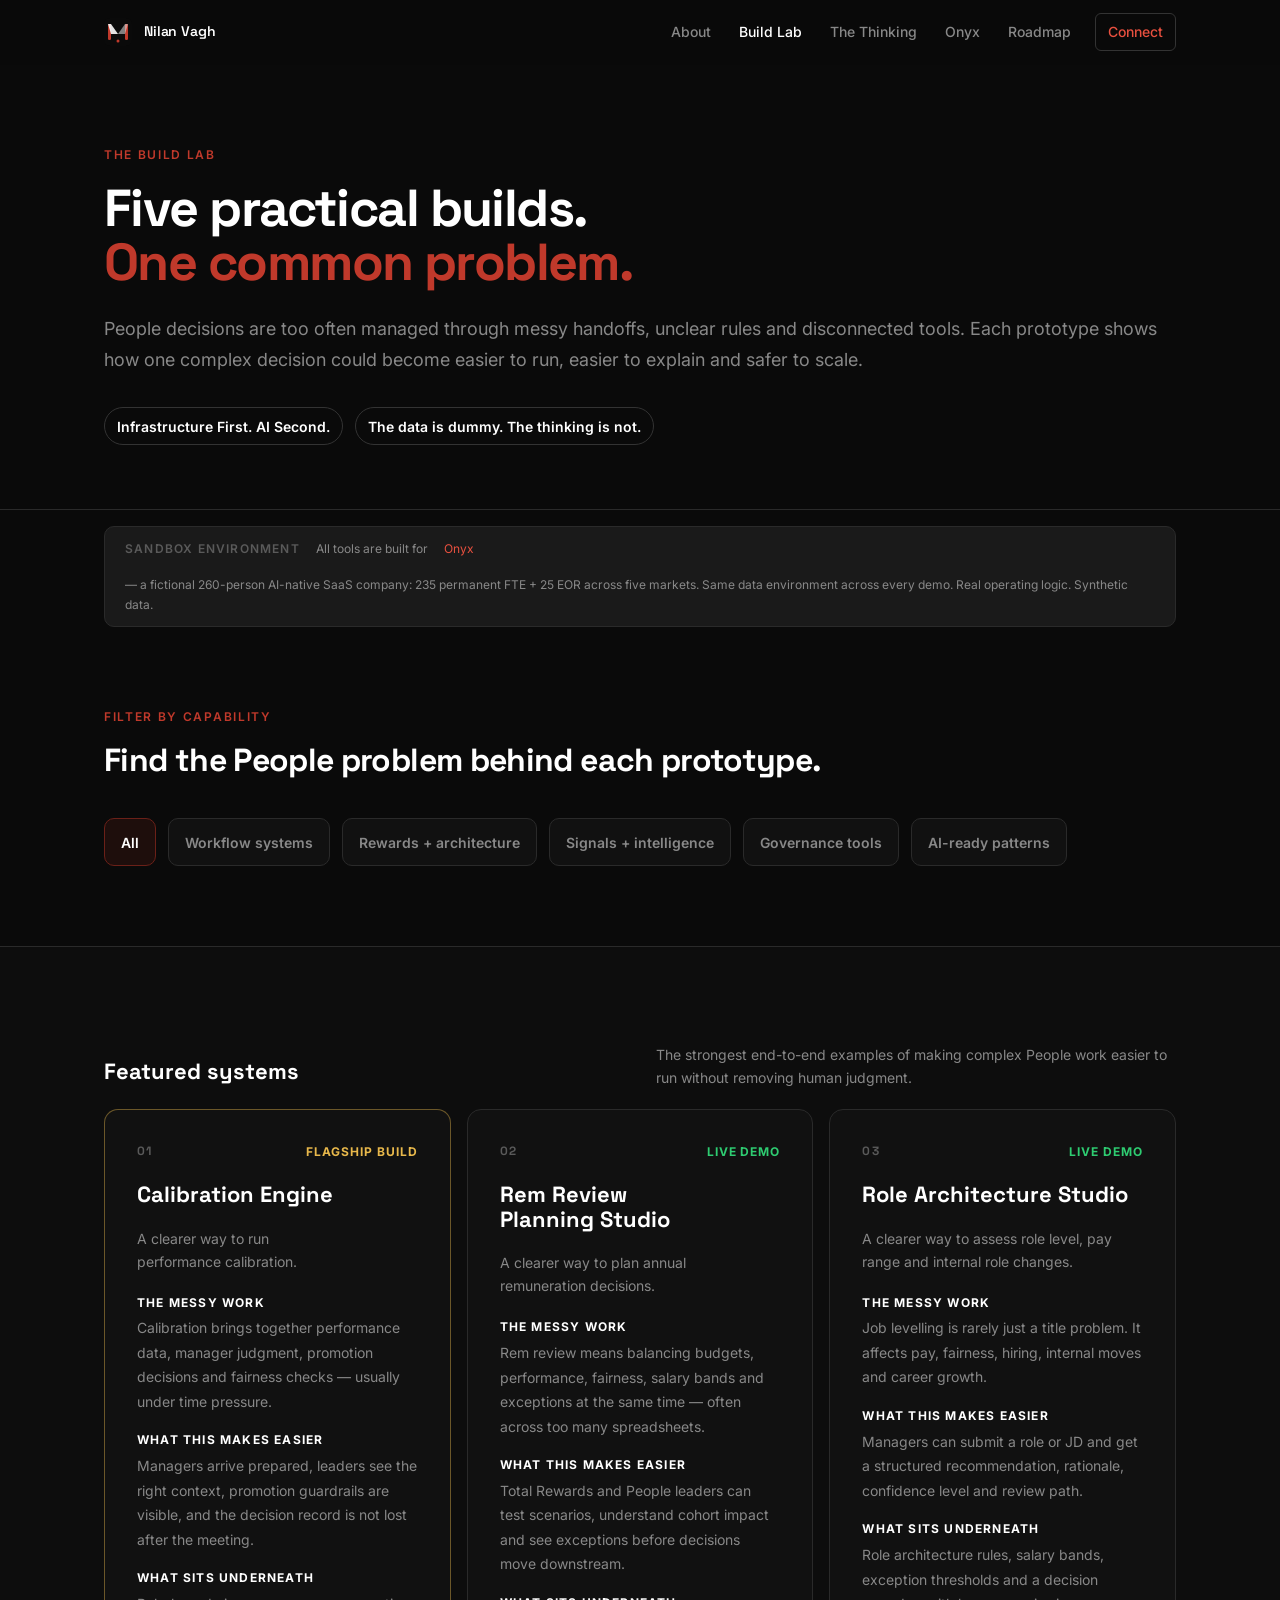
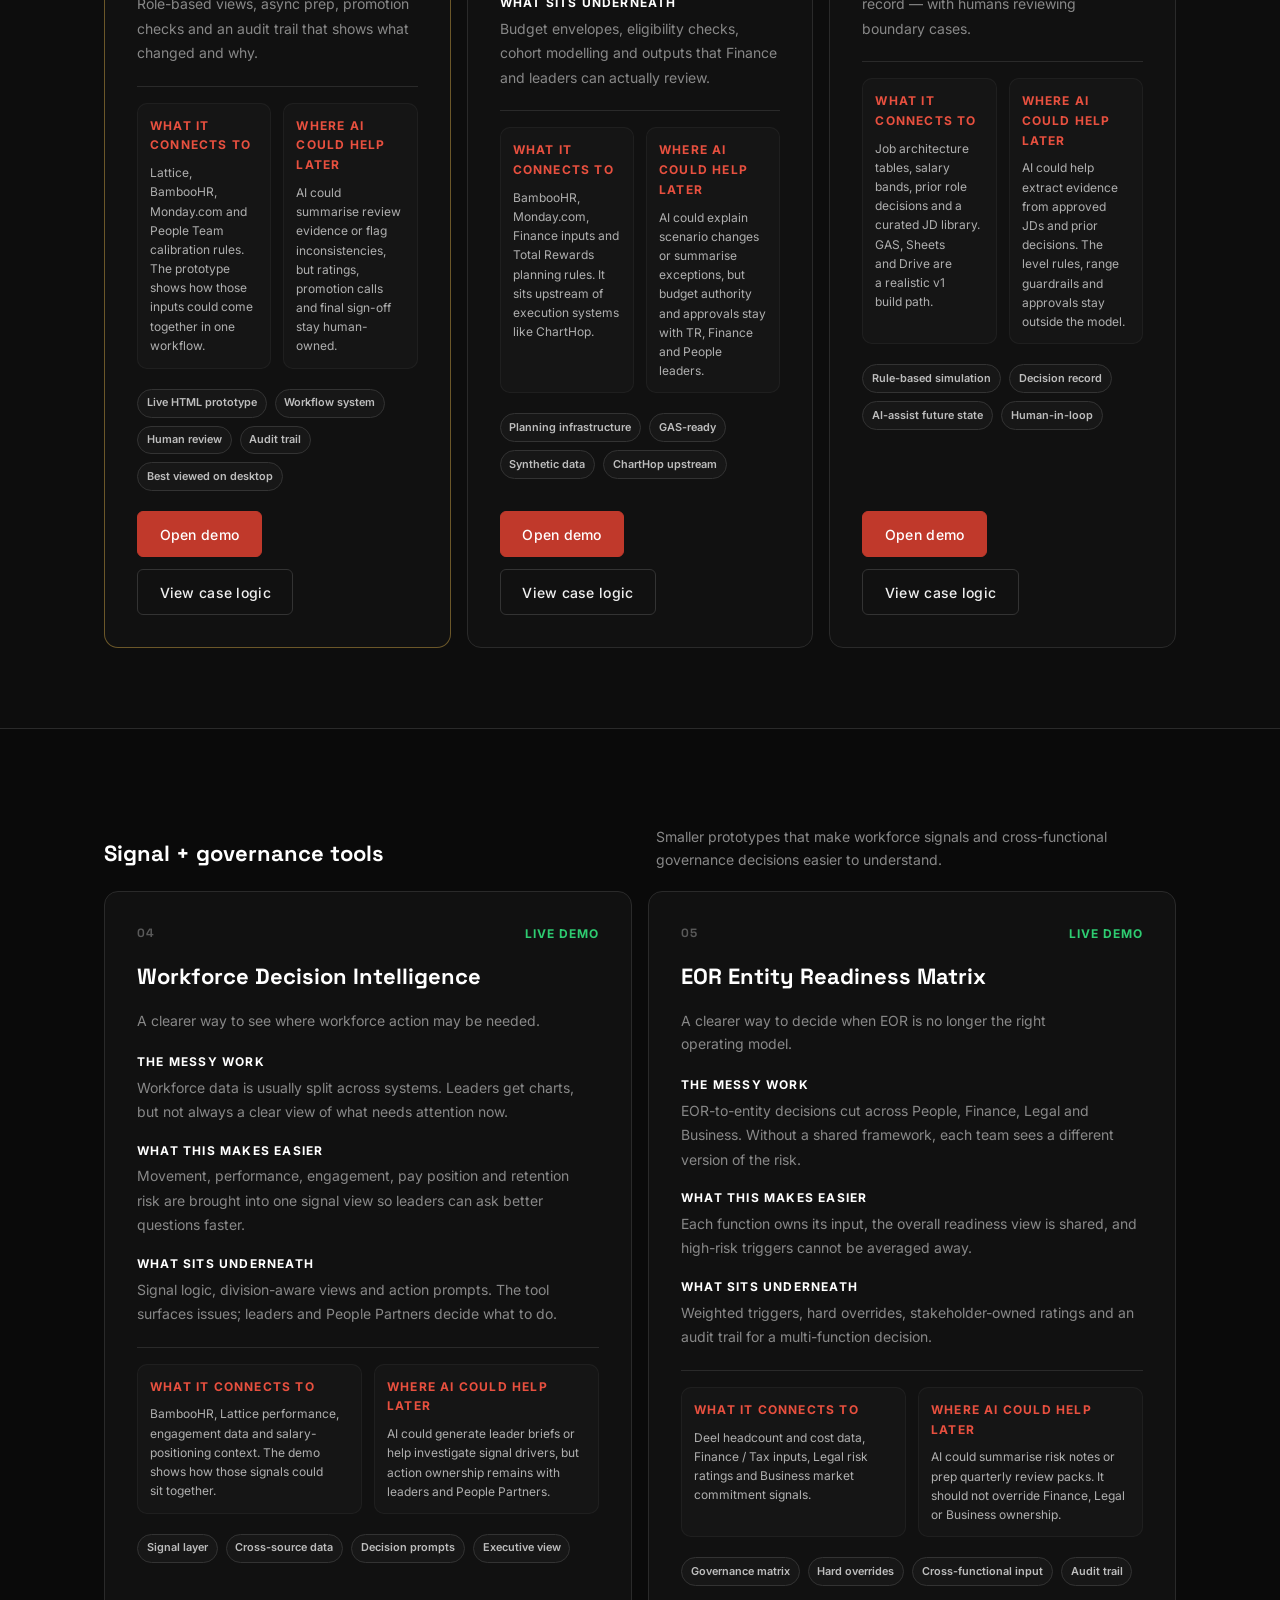
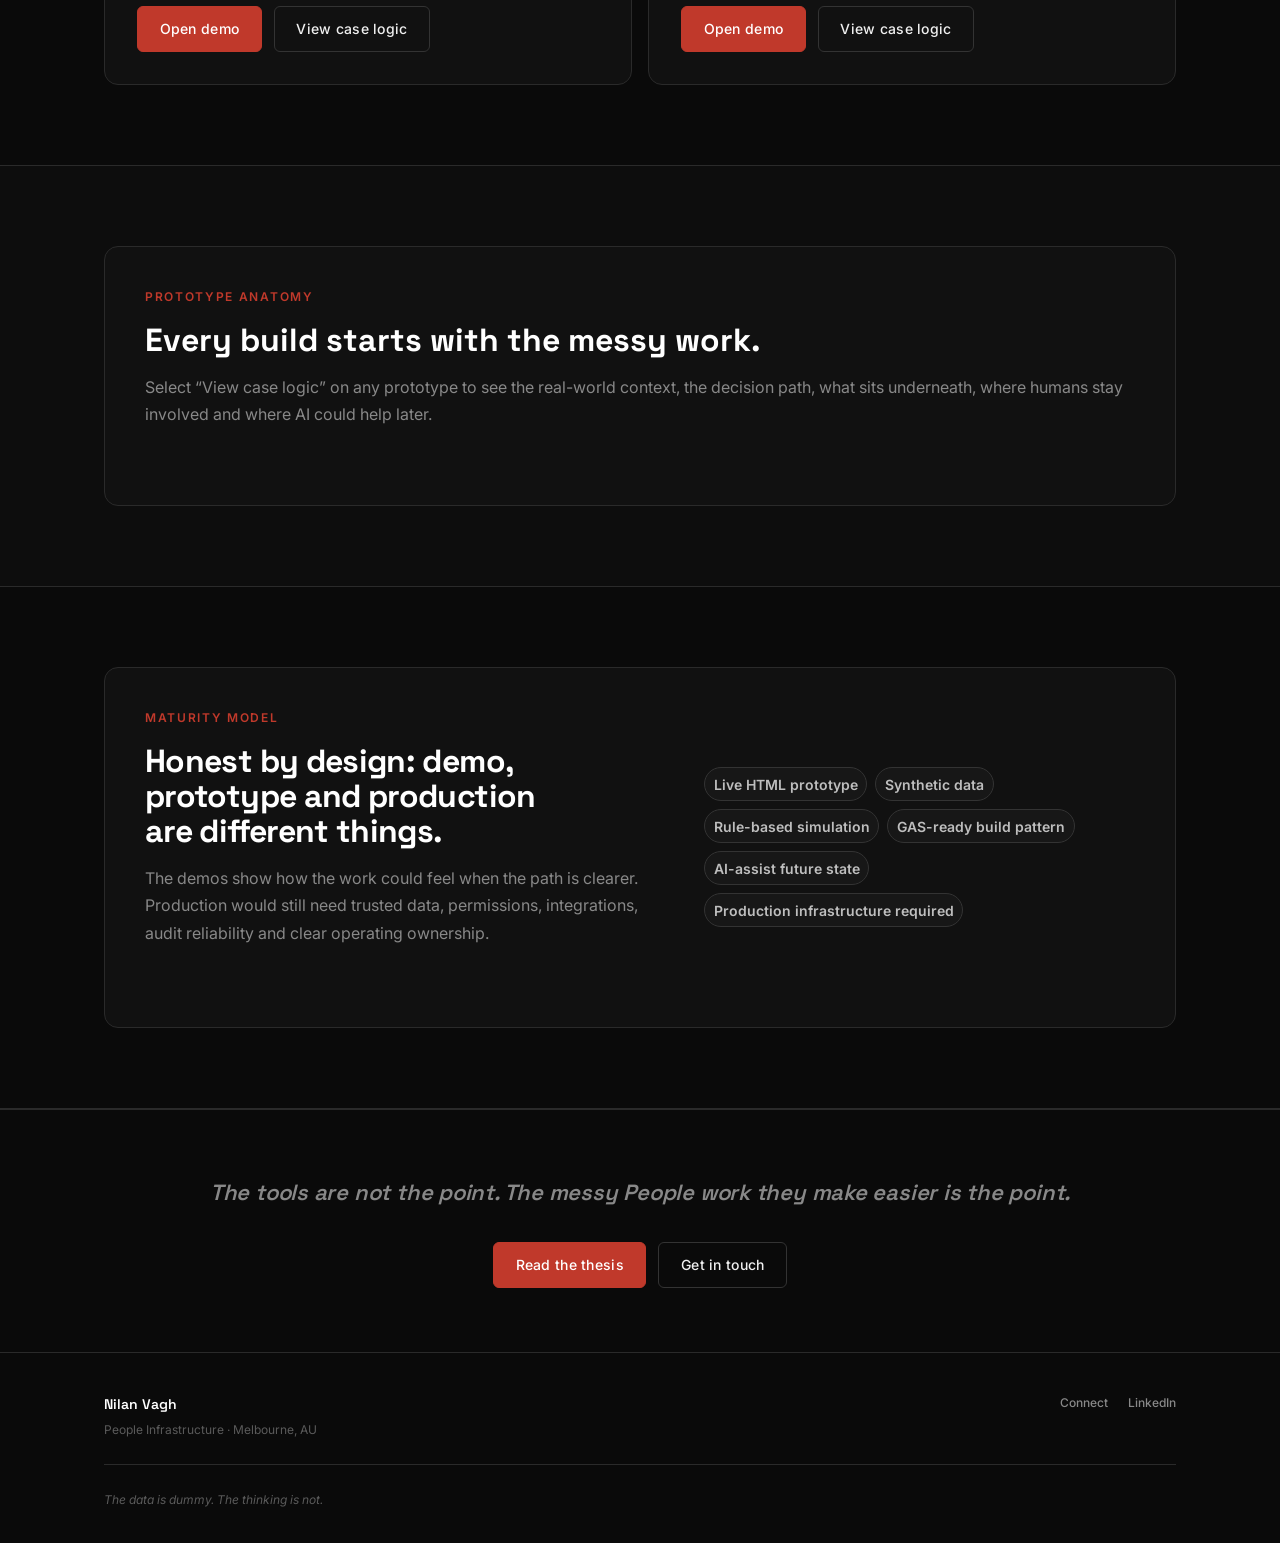
<file: builds.html>
<!DOCTYPE html>
<html lang="en" data-page="builds">
<head>
<meta charset="UTF-8">
<meta name="viewport" content="width=device-width, initial-scale=1.0">
<title>Build Lab — Nilan Vagh</title>
<meta name="description" content="The People Infrastructure Build Lab: practical prototypes built from messy People work — calibration, remuneration, role changes, workforce risk and governance decisions.">
<link rel="preconnect" href="https://fonts.googleapis.com">
<link rel="preconnect" href="https://fonts.gstatic.com" crossorigin>
<link href="https://fonts.googleapis.com/css2?family=Inter:wght@300;400;500;600&family=Space+Grotesk:wght@400;500;600;700&display=swap" rel="stylesheet">
<link rel="stylesheet" href="style.css">
</head>
<body>

<header class="site-nav" id="site-nav">
  <div class="nav-inner">
    <a href="index.html" class="nav-logo">
      <svg width="28" height="28" viewBox="0 0 28 28" fill="none" aria-label="NV monogram">
        <rect width="28" height="28" rx="6" fill="#0A0A0A"/>
        <rect x="4" y="6" width="3" height="16" rx="1.2" fill="#C0392B"/>
        <rect x="21" y="6" width="3" height="16" rx="1.2" fill="#C0392B"/>
        <polygon points="4,6 7,6 14,16 7,16" fill="#F5F5F5" opacity="0.92"/>
        <polygon points="24,6 21,6 14,16 21,16" fill="#F5F5F5" opacity="0.5"/>
        <circle cx="14" cy="23" r="1.5" fill="#C0392B"/>
      </svg>
      <span class="nav-name">Nilan Vagh</span>
    </a>
    <nav class="nav-links" role="navigation" aria-label="Main navigation">
      <a href="about.html" class="nav-link">About</a>
      <a href="builds.html" class="nav-link nav-link--active">Build Lab</a>
      <a href="thinking.html" class="nav-link">The Thinking</a>
      <a href="onyx.html" class="nav-link">Onyx</a>
      <a href="roadmap.html" class="nav-link">Roadmap</a>
      <a href="connect.html" class="nav-link nav-link--cta">Connect</a>
    </nav>
    <button class="nav-mobile-toggle" aria-label="Toggle navigation" aria-expanded="false">
      <span></span><span></span><span></span>
    </button>
  </div>
  <div class="nav-mobile-menu" id="mobile-menu" aria-hidden="true">
    <a href="about.html" class="nav-mobile-link">About</a>
    <a href="builds.html" class="nav-mobile-link">Build Lab</a>
    <a href="thinking.html" class="nav-mobile-link">The Thinking</a>
    <a href="onyx.html" class="nav-mobile-link">Onyx</a>
    <a href="roadmap.html" class="nav-mobile-link">Roadmap</a>
    <a href="connect.html" class="nav-mobile-link">Connect</a>
  </div>
</header>

<main>
  <section class="page-hero build-lab-hero">
    <div class="container">
      <span class="page-eyebrow">The Build Lab</span>
      <h1 class="page-title">Five practical builds.<br><span class="page-title--accent">One common problem.</span></h1>
      <p class="page-hero-sub">People decisions are too often managed through messy handoffs, unclear rules and disconnected tools. Each prototype shows how one complex decision could become easier to run, easier to explain and safer to scale.</p>
      <div class="build-lab-mantra"><span>Infrastructure First. AI Second.</span><span>The data is dummy. The thinking is not.</span></div>
    </div>
  </section>

  <div class="builds-note-bar">
    <div class="container">
      <div class="builds-note">
        <span class="builds-note-label">Sandbox environment</span>
        All tools are built for <a href="onyx.html" class="builds-note-link">Onyx</a> — a fictional 260-person AI-native SaaS company: 235 permanent FTE + 25 EOR across five markets. Same data environment across every demo. Real operating logic. Synthetic data.
      </div>
    </div>
  </div>

  <section class="v2-section v2-section--tight">
    <div class="container">
      <div class="v2-section-header">
        <span class="section-eyebrow">Filter by capability</span>
        <h2 class="section-heading">Find the People problem behind each prototype.</h2>
      </div>
      <div class="lab-filters" data-build-filters>
        <button class="lab-filter is-active" data-filter="all" type="button">All</button>
        <button class="lab-filter" data-filter="workflow" type="button">Workflow systems</button>
        <button class="lab-filter" data-filter="rewards" type="button">Rewards + architecture</button>
        <button class="lab-filter" data-filter="signals" type="button">Signals + intelligence</button>
        <button class="lab-filter" data-filter="governance" type="button">Governance tools</button>
        <button class="lab-filter" data-filter="ai-ready" type="button">AI-ready patterns</button>
      </div>
    </div>
  </section>

  <section class="v2-section v2-section--alt">
    <div class="container">
      <div class="lab-group-heading">
        <span>Featured systems</span>
        <p>The strongest end-to-end examples of making complex People work easier to run without removing human judgment.</p>
      </div>
      <div class="build-lab-grid">
        <article class="lab-card lab-card--flagship" data-build-card data-tags="workflow governance ai-ready">
          <div class="lab-card-topline"><span>01</span><span class="status-live status-live--flagship">Flagship build</span></div>
          <h2>Calibration Engine</h2>
          <p class="lab-card-subtitle">A clearer way to run performance calibration.</p>
          <div class="lab-card-body">
            <div><strong>The messy work</strong><p>Calibration brings together performance data, manager judgment, promotion decisions and fairness checks — usually under time pressure.</p></div>
            <div><strong>What this makes easier</strong><p>Managers arrive prepared, leaders see the right context, promotion guardrails are visible, and the decision record is not lost after the meeting.</p></div>
            <div><strong>What sits underneath</strong><p>Role-based views, async prep, promotion checks and an audit trail that shows what changed and why.</p></div>
          </div>
          <div class="lab-card-depth">
            <div><strong>What it connects to</strong><p>Lattice, BambooHR, Monday.com and People Team calibration rules. The prototype shows how those inputs could come together in one workflow.</p></div>
            <div><strong>Where AI could help later</strong><p>AI could summarise review evidence or flag inconsistencies, but ratings, promotion calls and final sign-off stay human-owned.</p></div>
          </div>
          <div class="badge-row"><span>Live HTML prototype</span><span>Workflow system</span><span>Human review</span><span>Audit trail</span><span>Best viewed on desktop</span></div>
          <div class="lab-card-actions"><a href="calibration-onyx-demo.html" target="_blank" class="btn btn--primary">Open demo</a><button class="btn btn--ghost" data-case-toggle="calibration" type="button">View case logic</button></div>
        </article>

        <article class="lab-card" data-build-card data-tags="rewards workflow governance ai-ready">
          <div class="lab-card-topline"><span>02</span><span class="status-live">Live demo</span></div>
          <h2>Rem Review Planning Studio</h2>
          <p class="lab-card-subtitle">A clearer way to plan annual remuneration decisions.</p>
          <div class="lab-card-body">
            <div><strong>The messy work</strong><p>Rem review means balancing budgets, performance, fairness, salary bands and exceptions at the same time — often across too many spreadsheets.</p></div>
            <div><strong>What this makes easier</strong><p>Total Rewards and People leaders can test scenarios, understand cohort impact and see exceptions before decisions move downstream.</p></div>
            <div><strong>What sits underneath</strong><p>Budget envelopes, eligibility checks, cohort modelling and outputs that Finance and leaders can actually review.</p></div>
          </div>
          <div class="lab-card-depth">
            <div><strong>What it connects to</strong><p>BambooHR, Monday.com, Finance inputs and Total Rewards planning rules. It sits upstream of execution systems like ChartHop.</p></div>
            <div><strong>Where AI could help later</strong><p>AI could explain scenario changes or summarise exceptions, but budget authority and approvals stay with TR, Finance and People leaders.</p></div>
          </div>
          <div class="badge-row"><span>Planning infrastructure</span><span>GAS-ready</span><span>Synthetic data</span><span>ChartHop upstream</span></div>
          <div class="lab-card-actions"><a href="rem-review-demo.html" target="_blank" class="btn btn--primary">Open demo</a><button class="btn btn--ghost" data-case-toggle="rem" type="button">View case logic</button></div>
        </article>

        <article class="lab-card" data-build-card data-tags="rewards governance ai-ready workflow">
          <div class="lab-card-topline"><span>03</span><span class="status-live">Live demo</span></div>
          <h2>Role Architecture Studio</h2>
          <p class="lab-card-subtitle">A clearer way to assess role level, pay range and internal role changes.</p>
          <div class="lab-card-body">
            <div><strong>The messy work</strong><p>Job levelling is rarely just a title problem. It affects pay, fairness, hiring, internal moves and career growth.</p></div>
            <div><strong>What this makes easier</strong><p>Managers can submit a role or JD and get a structured recommendation, rationale, confidence level and review path.</p></div>
            <div><strong>What sits underneath</strong><p>Role architecture rules, salary bands, exception thresholds and a decision record — with humans reviewing boundary cases.</p></div>
          </div>
          <div class="lab-card-depth">
            <div><strong>What it connects to</strong><p>Job architecture tables, salary bands, prior role decisions and a curated JD library. GAS, Sheets and Drive are a realistic v1 build path.</p></div>
            <div><strong>Where AI could help later</strong><p>AI could help extract evidence from approved JDs and prior decisions. The level rules, range guardrails and approvals stay outside the model.</p></div>
          </div>
          <div class="badge-row"><span>Rule-based simulation</span><span>Decision record</span><span>AI-assist future state</span><span>Human-in-loop</span></div>
          <div class="lab-card-actions"><a href="onyx-role-architecture-studio.html" target="_blank" class="btn btn--primary">Open demo</a><button class="btn btn--ghost" data-case-toggle="role" type="button">View case logic</button></div>
        </article>
      </div>
    </div>
  </section>

  <section class="v2-section">
    <div class="container">
      <div class="lab-group-heading">
        <span>Signal + governance tools</span>
        <p>Smaller prototypes that make workforce signals and cross-functional governance decisions easier to understand.</p>
      </div>
      <div class="build-lab-grid build-lab-grid--two">
        <article class="lab-card" data-build-card data-tags="signals governance ai-ready">
          <div class="lab-card-topline"><span>04</span><span class="status-live">Live demo</span></div>
          <h2>Workforce Decision Intelligence</h2>
          <p class="lab-card-subtitle">A clearer way to see where workforce action may be needed.</p>
          <div class="lab-card-body">
            <div><strong>The messy work</strong><p>Workforce data is usually split across systems. Leaders get charts, but not always a clear view of what needs attention now.</p></div>
            <div><strong>What this makes easier</strong><p>Movement, performance, engagement, pay position and retention risk are brought into one signal view so leaders can ask better questions faster.</p></div>
            <div><strong>What sits underneath</strong><p>Signal logic, division-aware views and action prompts. The tool surfaces issues; leaders and People Partners decide what to do.</p></div>
          </div>
          <div class="lab-card-depth">
            <div><strong>What it connects to</strong><p>BambooHR, Lattice performance, engagement data and salary-positioning context. The demo shows how those signals could sit together.</p></div>
            <div><strong>Where AI could help later</strong><p>AI could generate leader briefs or help investigate signal drivers, but action ownership remains with leaders and People Partners.</p></div>
          </div>
          <div class="badge-row"><span>Signal layer</span><span>Cross-source data</span><span>Decision prompts</span><span>Executive view</span></div>
          <div class="lab-card-actions"><a href="onyx-workforce-intelligence.html" target="_blank" class="btn btn--primary">Open demo</a><button class="btn btn--ghost" data-case-toggle="workforce" type="button">View case logic</button></div>
        </article>

        <article class="lab-card" data-build-card data-tags="governance workflow">
          <div class="lab-card-topline"><span>05</span><span class="status-live">Live demo</span></div>
          <h2>EOR Entity Readiness Matrix</h2>
          <p class="lab-card-subtitle">A clearer way to decide when EOR is no longer the right operating model.</p>
          <div class="lab-card-body">
            <div><strong>The messy work</strong><p>EOR-to-entity decisions cut across People, Finance, Legal and Business. Without a shared framework, each team sees a different version of the risk.</p></div>
            <div><strong>What this makes easier</strong><p>Each function owns its input, the overall readiness view is shared, and high-risk triggers cannot be averaged away.</p></div>
            <div><strong>What sits underneath</strong><p>Weighted triggers, hard overrides, stakeholder-owned ratings and an audit trail for a multi-function decision.</p></div>
          </div>
          <div class="lab-card-depth">
            <div><strong>What it connects to</strong><p>Deel headcount and cost data, Finance / Tax inputs, Legal risk ratings and Business market commitment signals.</p></div>
            <div><strong>Where AI could help later</strong><p>AI could summarise risk notes or prep quarterly review packs. It should not override Finance, Legal or Business ownership.</p></div>
          </div>
          <div class="badge-row"><span>Governance matrix</span><span>Hard overrides</span><span>Cross-functional input</span><span>Audit trail</span></div>
          <div class="lab-card-actions"><a href="eor-matrix.html" target="_blank" class="btn btn--primary">Open demo</a><button class="btn btn--ghost" data-case-toggle="eor" type="button">View case logic</button></div>
        </article>
      </div>
    </div>
  </section>

  <section class="v2-section v2-section--alt" id="case-logic">
    <div class="container">
      <div class="case-panel" data-case-panel>
        <div class="case-panel-empty">
          <span class="section-eyebrow">Prototype anatomy</span>
          <h2>Every build starts with the messy work.</h2>
          <p>Select “View case logic” on any prototype to see the real-world context, the decision path, what sits underneath, where humans stay involved and where AI could help later.</p>
        </div>
      </div>
    </div>
  </section>

  <section class="v2-section">
    <div class="container">
      <div class="maturity-grid">
        <div>
          <span class="section-eyebrow">Maturity model</span>
          <h2 class="section-heading">Honest by design: demo, prototype and production are different things.</h2>
          <p class="section-sub">The demos show how the work could feel when the path is clearer. Production would still need trusted data, permissions, integrations, audit reliability and clear operating ownership.</p>
        </div>
        <div class="maturity-badges">
          <span>Live HTML prototype</span><span>Synthetic data</span><span>Rule-based simulation</span><span>GAS-ready build pattern</span><span>AI-assist future state</span><span>Production infrastructure required</span>
        </div>
      </div>
    </div>
  </section>

  <section class="builds-cta-section">
    <div class="container">
      <div class="builds-cta-inner">
        <p class="builds-cta-text">The tools are not the point. The messy People work they make easier is the point.</p>
        <div class="builds-cta-actions">
          <a href="thinking.html" class="btn btn--primary">Read the thesis</a>
          <a href="connect.html" class="btn btn--ghost">Get in touch</a>
        </div>
      </div>
    </div>
  </section>
</main>

<footer class="site-footer">
  <div class="container">
    <div class="footer-inner">
      <div class="footer-left"><span class="footer-name">Nilan Vagh</span><span class="footer-role">People Infrastructure · Melbourne, AU</span></div>
      <div class="footer-right"><a href="connect.html" class="footer-link">Connect</a><a href="https://linkedin.com/in/nilanvagh" target="_blank" rel="noopener" class="footer-link">LinkedIn</a></div>
    </div>
    <div class="footer-bottom"><span class="footer-note">The data is dummy. The thinking is not.</span></div>
  </div>
</footer>

<script src="nav.js"></script>
</body>
</html>
</file>
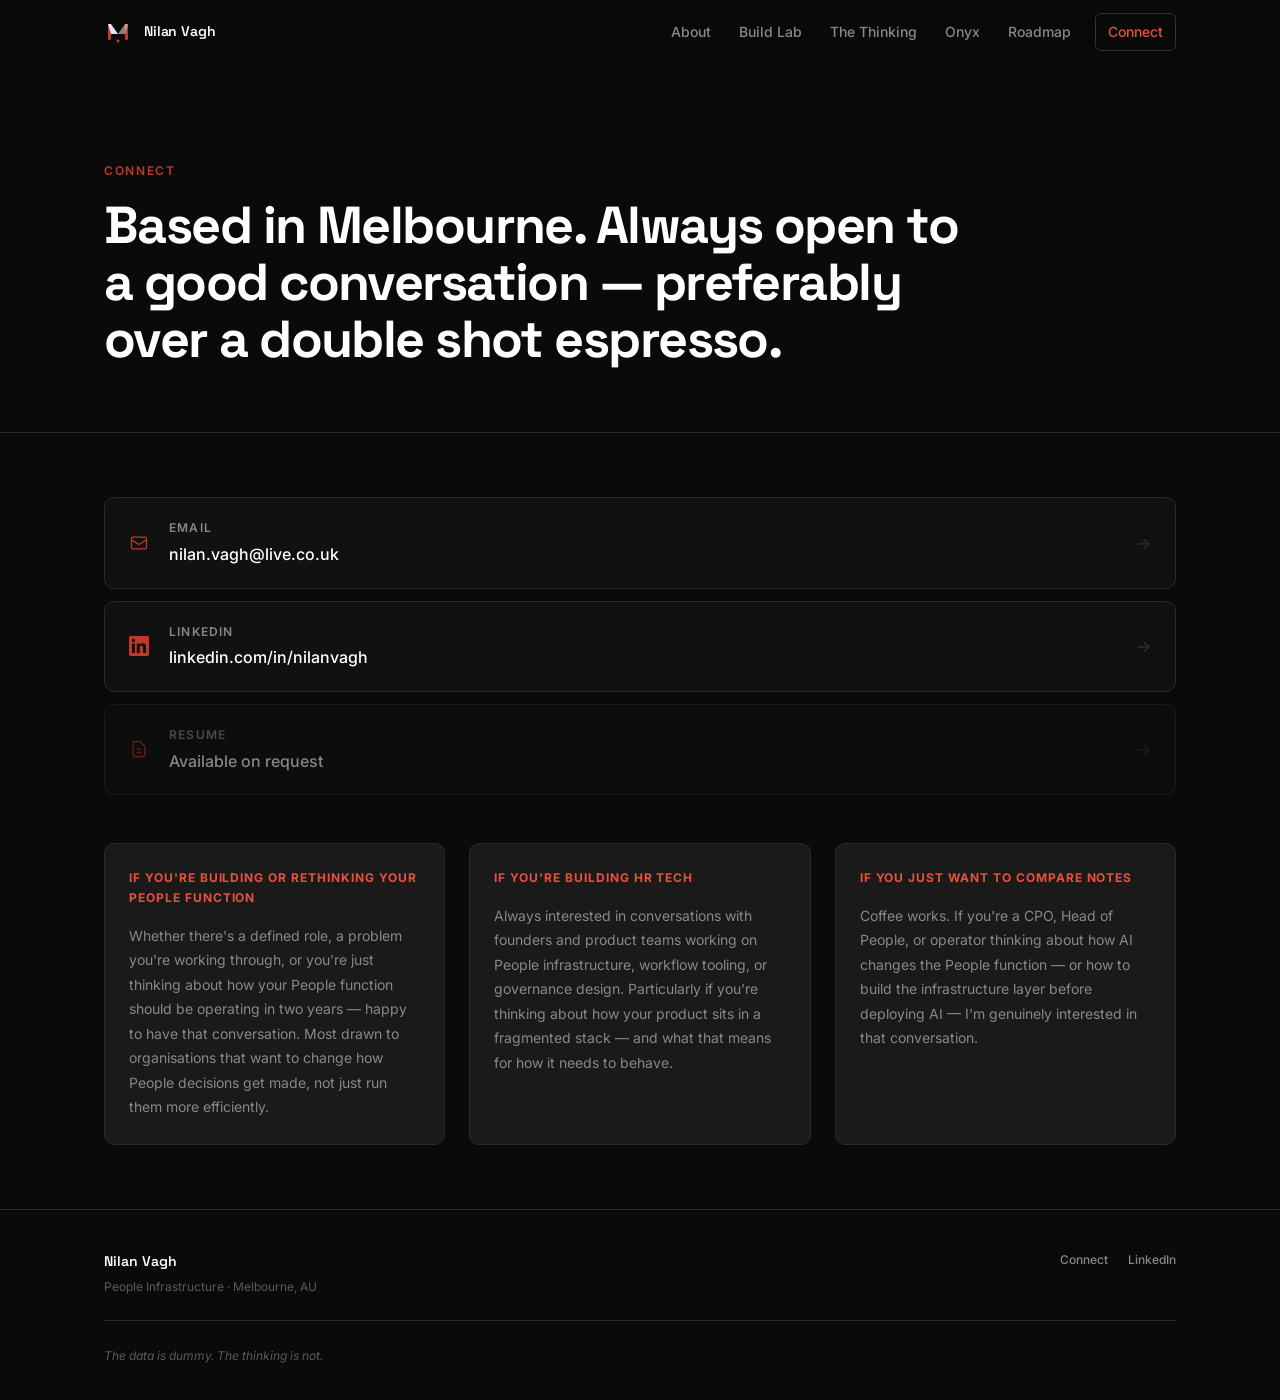
<file: connect.html>
<!DOCTYPE html>
<html lang="en" data-page="connect">
<head>
<meta charset="UTF-8">
<meta name="viewport" content="width=device-width, initial-scale=1.0">
<title>Connect — Nilan Vagh</title>
<meta name="description" content="If you're building the People infrastructure layer at your organisation and want to compare notes — I'd like to talk.">
<link rel="preconnect" href="https://fonts.googleapis.com">
<link rel="preconnect" href="https://fonts.gstatic.com" crossorigin>
<link href="https://fonts.googleapis.com/css2?family=Inter:wght@300;400;500;600&family=Space+Grotesk:wght@400;500;600;700&display=swap" rel="stylesheet">
<link rel="stylesheet" href="style.css">
</head>
<body>

<header class="site-nav" id="site-nav">
  <div class="nav-inner">
    <a href="index.html" class="nav-logo">
      <svg width="28" height="28" viewBox="0 0 28 28" fill="none" aria-label="NV monogram">
        <rect width="28" height="28" rx="6" fill="#0A0A0A"/>
        <rect x="4" y="6" width="3" height="16" rx="1.2" fill="#C0392B"/>
        <rect x="21" y="6" width="3" height="16" rx="1.2" fill="#C0392B"/>
        <polygon points="4,6 7,6 14,16 7,16" fill="#F5F5F5" opacity="0.92"/>
        <polygon points="24,6 21,6 14,16 21,16" fill="#F5F5F5" opacity="0.5"/>
        <circle cx="14" cy="23" r="1.5" fill="#C0392B"/>
      </svg>
      <span class="nav-name">Nilan Vagh</span>
    </a>
    <nav class="nav-links" role="navigation" aria-label="Main navigation">
      <a href="about.html" class="nav-link">About</a>
      <a href="builds.html" class="nav-link">Build Lab</a>
      <a href="thinking.html" class="nav-link">The Thinking</a>
      <a href="onyx.html" class="nav-link">Onyx</a>
      <a href="roadmap.html" class="nav-link">Roadmap</a>
      <a href="connect.html" class="nav-link nav-link--active nav-link--cta">Connect</a>
    </nav>
    <button class="nav-mobile-toggle" aria-label="Toggle navigation" aria-expanded="false">
      <span></span><span></span><span></span>
    </button>
  </div>
  <div class="nav-mobile-menu" id="mobile-menu" aria-hidden="true">
    <a href="about.html" class="nav-mobile-link">About</a>
    <a href="builds.html" class="nav-mobile-link">Build Lab</a>
    <a href="thinking.html" class="nav-mobile-link">The Thinking</a>
    <a href="onyx.html" class="nav-mobile-link">Onyx</a>
    <a href="roadmap.html" class="nav-mobile-link">Roadmap</a>
    <a href="connect.html" class="nav-mobile-link">Connect</a>
  </div>
</header>

<section class="connect-hero">
  <div class="container">
    <span class="page-eyebrow">Connect</span>
    <h1 class="connect-title">Based in Melbourne. Always open to a good conversation — preferably over a double shot espresso.</h1>
  </div>
</section>

<section class="connect-body">
  <div class="container">

    <div class="connect-links">
      <a href="mailto:nilan.vagh@live.co.uk" class="connect-card">
        <div class="connect-card-icon" aria-hidden="true">
          <svg width="20" height="20" viewBox="0 0 24 24" fill="none" stroke="currentColor" stroke-width="1.5"><path d="M3 8l7.89 5.26a2 2 0 002.22 0L21 8M5 19h14a2 2 0 002-2V7a2 2 0 00-2-2H5a2 2 0 00-2 2v10a2 2 0 002 2z"/></svg>
        </div>
        <div class="connect-card-content">
          <span class="connect-card-label">Email</span>
          <span class="connect-card-value">nilan.vagh@live.co.uk</span>
        </div>
        <span class="connect-card-arrow" aria-hidden="true">→</span>
      </a>

      <a href="https://linkedin.com/in/nilanvagh" target="_blank" rel="noopener" class="connect-card">
        <div class="connect-card-icon" aria-hidden="true">
          <svg width="20" height="20" viewBox="0 0 24 24" fill="currentColor"><path d="M20.447 20.452h-3.554v-5.569c0-1.328-.027-3.037-1.852-3.037-1.853 0-2.136 1.445-2.136 2.939v5.667H9.351V9h3.414v1.561h.046c.477-.9 1.637-1.85 3.37-1.85 3.601 0 4.267 2.37 4.267 5.455v6.286zM5.337 7.433a2.062 2.062 0 01-2.063-2.065 2.064 2.064 0 112.063 2.065zm1.782 13.019H3.555V9h3.564v11.452zM22.225 0H1.771C.792 0 0 .774 0 1.729v20.542C0 23.227.792 24 1.771 24h20.451C23.2 24 24 23.227 24 22.271V1.729C24 .774 23.2 0 22.222 0h.003z"/></svg>
        </div>
        <div class="connect-card-content">
          <span class="connect-card-label">LinkedIn</span>
          <span class="connect-card-value">linkedin.com/in/nilanvagh</span>
        </div>
        <span class="connect-card-arrow" aria-hidden="true">→</span>
      </a>

      <a href="#" class="connect-card connect-card--disabled">
        <div class="connect-card-icon" aria-hidden="true">
          <svg width="20" height="20" viewBox="0 0 24 24" fill="none" stroke="currentColor" stroke-width="1.5"><path d="M9 12h6m-6 4h6m2 5H7a2 2 0 01-2-2V5a2 2 0 012-2h5.586a1 1 0 01.707.293l5.414 5.414a1 1 0 01.293.707V19a2 2 0 01-2 2z"/></svg>
        </div>
        <div class="connect-card-content">
          <span class="connect-card-label">Resume</span>
          <span class="connect-card-value">Available on request</span>
        </div>
        <span class="connect-card-arrow" aria-hidden="true">→</span>
      </a>
    </div>

    <div class="connect-context">
      <div class="connect-context-grid">
        <div class="connect-context-item">
          <div class="connect-context-label">If you're building or rethinking your People function</div>
          <p>Whether there's a defined role, a problem you're working through, or you're just thinking about how your People function should be operating in two years — happy to have that conversation. Most drawn to organisations that want to change how People decisions get made, not just run them more efficiently.</p>
        </div>
        <div class="connect-context-item">
          <div class="connect-context-label">If you're building HR tech</div>
          <p>Always interested in conversations with founders and product teams working on People infrastructure, workflow tooling, or governance design. Particularly if you're thinking about how your product sits in a fragmented stack — and what that means for how it needs to behave.</p>
        </div>
        <div class="connect-context-item">
          <div class="connect-context-label">If you just want to compare notes</div>
          <p>Coffee works. If you're a CPO, Head of People, or operator thinking about how AI changes the People function — or how to build the infrastructure layer before deploying AI — I'm genuinely interested in that conversation.</p>
        </div>
      </div>
    </div>

  </div>
</section>

<footer class="site-footer">
  <div class="container">
    <div class="footer-inner">
      <div class="footer-left">
        <span class="footer-name">Nilan Vagh</span>
        <span class="footer-role">People Infrastructure · Melbourne, AU</span>
      </div>
      <div class="footer-right">
        <a href="connect.html" class="footer-link">Connect</a>
        <a href="https://linkedin.com/in/nilanvagh" target="_blank" rel="noopener" class="footer-link">LinkedIn</a>
      </div>
    </div>
    <div class="footer-bottom">
      <span class="footer-note">The data is dummy. The thinking is not.</span>
    </div>
  </div>
</footer>

<script src="nav.js"></script>
</body>
</html>
</file>
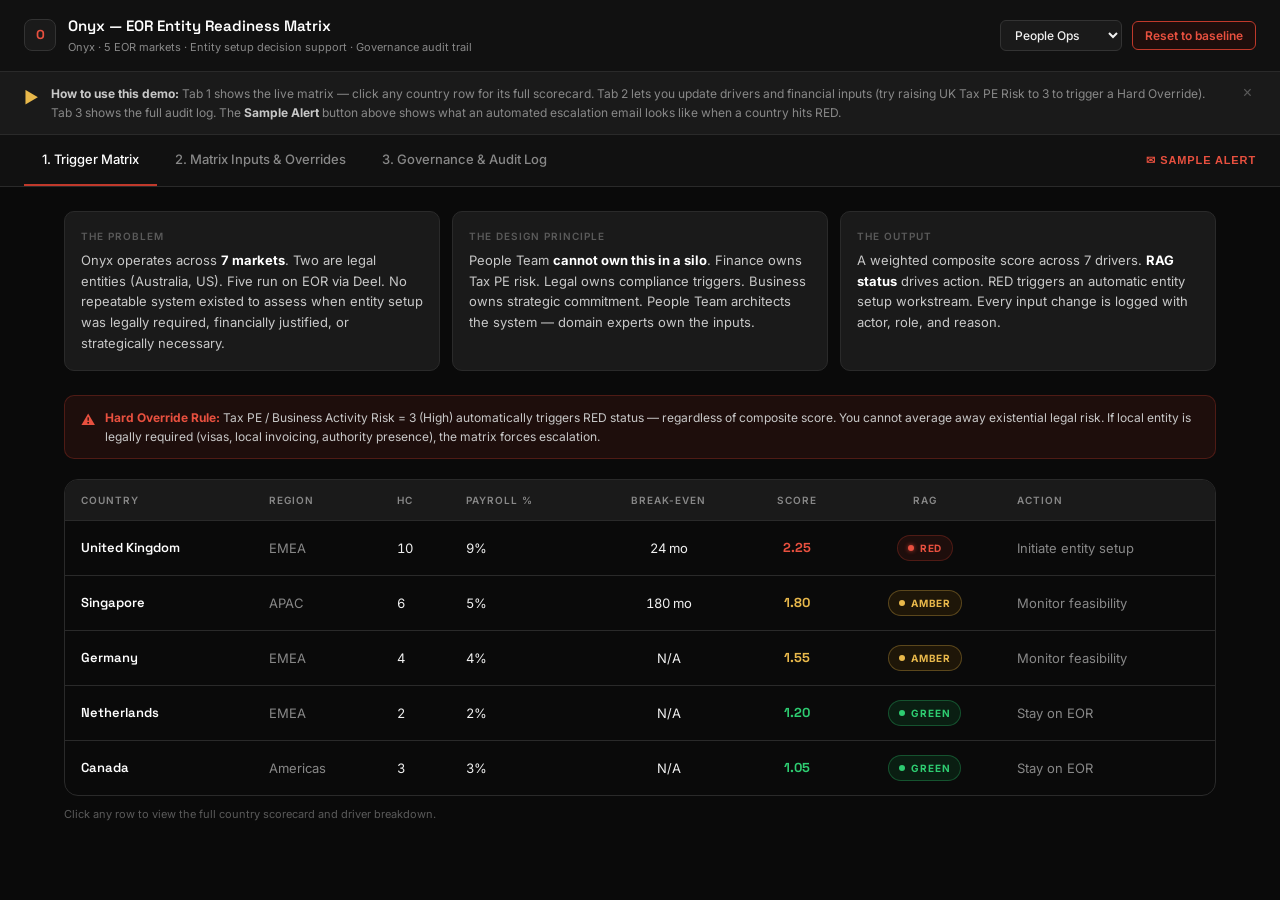
<file: eor-matrix.html>
<!DOCTYPE html>
<html lang="en">
<head>
<meta charset="UTF-8">
<meta name="viewport" content="width=device-width, initial-scale=1.0">
<title>EOR Entity Readiness Matrix — Onyx</title>
<link rel="preconnect" href="https://fonts.googleapis.com">
<link rel="preconnect" href="https://fonts.gstatic.com" crossorigin>
<link href="https://fonts.googleapis.com/css2?family=Inter:wght@300;400;500;600&family=Space+Grotesk:wght@400;500;600;700&display=swap" rel="stylesheet">
<style>
:root {
  --black:      #0A0A0A;
  --ink:        #111111;
  --charcoal:   #1A1A1A;
  --slate:      #242424;
  --border:     #2A2A2A;
  --border-lt:  #333333;
  --mid:        #5A5A5A;
  --mist:       #888888;
  --white-dim:  #C8C8C8;
  --white:      #F0F0F0;
  --white-pure: #FFFFFF;
  --red:        #C0392B;
  --red-light:  #E8503F;
  --red-dim:    #1E0E0C;
  --amber:      #E8B84B;
  --amber-dim:  #1E1608;
  --green:      #2ECC71;
  --green-dim:  #0A1E12;
  --font-display: 'Space Grotesk', system-ui, sans-serif;
  --font-body:    'Inter', system-ui, sans-serif;
  --radius-sm: 6px;
  --radius-md: 10px;
  --radius-lg: 14px;
}
*, *::before, *::after { box-sizing: border-box; margin: 0; padding: 0; }
html { -webkit-font-smoothing: antialiased; scroll-behavior: smooth; }
body {
  font-family: var(--font-body);
  background: var(--black);
  color: var(--white);
  font-size: 14px;
  line-height: 1.6;
  min-height: 100vh;
}

/* ── TOPBAR ── */
.topbar {
  display: flex;
  align-items: center;
  justify-content: space-between;
  padding: 14px 24px;
  border-bottom: 1px solid var(--border);
  background: var(--ink);
  position: sticky;
  top: 0;
  z-index: 100;
}
.topbar-brand { display: flex; align-items: center; gap: 12px; }
.topbar-logo {
  width: 32px; height: 32px; border-radius: 8px;
  background: var(--charcoal);
  border: 1px solid var(--border-lt);
  display: flex; align-items: center; justify-content: center;
  font-family: var(--font-display);
  font-size: 13px; font-weight: 700;
  color: var(--red-light);
}
.topbar-name { font-family: var(--font-display); font-size: 15px; font-weight: 600; color: var(--white-pure); }
.topbar-sub { font-size: 11px; color: var(--mist); margin-top: 1px; }
.topbar-right { display: flex; align-items: center; gap: 10px; }
.role-select {
  background: var(--charcoal);
  border: 1px solid var(--border-lt);
  color: var(--white);
  font-family: var(--font-body);
  font-size: 12px;
  font-weight: 500;
  padding: 6px 10px;
  border-radius: var(--radius-sm);
  cursor: pointer;
}
.btn-reset {
  background: var(--red-dim);
  border: 1px solid var(--red);
  color: var(--red-light);
  font-family: var(--font-body);
  font-size: 12px;
  font-weight: 600;
  padding: 6px 12px;
  border-radius: var(--radius-sm);
  cursor: pointer;
  transition: background 0.15s;
}
.btn-reset:hover { background: rgba(192,57,43,0.25); }

/* ── INSTRUCTION BANNER ── */
.instruction-banner {
  background: var(--charcoal);
  border-bottom: 1px solid var(--border);
  padding: 12px 24px;
  display: flex;
  align-items: flex-start;
  gap: 12px;
}
.instruction-banner-icon {
  color: var(--amber);
  font-size: 16px;
  margin-top: 1px;
  flex-shrink: 0;
}
.instruction-banner-text { font-size: 12px; color: var(--mist); line-height: 1.6; }
.instruction-banner-text strong { color: var(--white-dim); }
.instruction-dismiss {
  margin-left: auto;
  flex-shrink: 0;
  background: none;
  border: none;
  color: var(--mid);
  cursor: pointer;
  font-size: 16px;
  padding: 0 4px;
}
.instruction-dismiss:hover { color: var(--white); }

/* ── TABS ── */
.tabs-bar {
  display: flex;
  align-items: center;
  justify-content: space-between;
  padding: 0 24px;
  border-bottom: 1px solid var(--border);
  background: var(--ink);
}
.tabs { display: flex; }
.tab {
  padding: 14px 18px;
  font-size: 13px;
  font-weight: 500;
  color: var(--mist);
  cursor: pointer;
  border-bottom: 2px solid transparent;
  transition: color 0.15s, border-color 0.15s;
  white-space: nowrap;
}
.tab:hover { color: var(--white); }
.tab.active { color: var(--white-pure); border-bottom-color: var(--red); }
.sample-alert-btn {
  font-size: 11px;
  font-weight: 600;
  text-transform: uppercase;
  letter-spacing: 0.08em;
  color: var(--red-light);
  background: none;
  border: none;
  cursor: pointer;
  padding: 4px 0;
}
.sample-alert-btn:hover { color: var(--white); }

/* ── MAIN LAYOUT ── */
.main { padding: 24px; max-width: 1200px; margin: 0 auto; }

/* ── MATRIX TABLE ── */
.matrix-wrap {
  border: 1px solid var(--border);
  border-radius: var(--radius-lg);
  overflow: hidden;
}
.matrix-table { width: 100%; border-collapse: collapse; }
.matrix-table thead tr {
  background: var(--charcoal);
}
.matrix-table th {
  padding: 12px 16px;
  font-size: 10px;
  font-weight: 600;
  text-transform: uppercase;
  letter-spacing: 0.1em;
  color: var(--mist);
  text-align: left;
  border-bottom: 1px solid var(--border);
}
.matrix-table th.center { text-align: center; }
.matrix-table td {
  padding: 14px 16px;
  font-size: 13px;
  border-bottom: 1px solid var(--border);
  vertical-align: middle;
}
.matrix-table tbody tr:last-child td { border-bottom: none; }
.matrix-table tbody tr {
  cursor: pointer;
  transition: background 0.12s;
}
.matrix-table tbody tr:hover { background: var(--charcoal); }
.td-country { font-family: var(--font-display); font-weight: 600; color: var(--white-pure); }
.td-region { color: var(--mist); font-size: 12px; }
.td-num { font-variant-numeric: tabular-nums; }
.td-center { text-align: center; }
.td-score { text-align: center; font-family: var(--font-display); font-weight: 700; font-size: 16px; }
.td-action { font-size: 12px; color: var(--mist); }

/* RAG badges */
.rag {
  display: inline-flex;
  align-items: center;
  gap: 6px;
  padding: 4px 10px;
  border-radius: 99px;
  font-size: 10px;
  font-weight: 700;
  text-transform: uppercase;
  letter-spacing: 0.08em;
}
.rag-red { background: var(--red-dim); color: var(--red-light); border: 1px solid rgba(192,57,43,0.3); }
.rag-amber { background: var(--amber-dim); color: var(--amber); border: 1px solid rgba(232,184,75,0.3); }
.rag-green { background: var(--green-dim); color: var(--green); border: 1px solid rgba(46,204,113,0.3); }
.rag-dot { width: 6px; height: 6px; border-radius: 50%; }
.rag-red .rag-dot { background: var(--red-light); box-shadow: 0 0 4px var(--red); }
.rag-amber .rag-dot { background: var(--amber); }
.rag-green .rag-dot { background: var(--green); }

/* ── INPUT FORM ── */
.form-wrap { max-width: 720px; margin: 0 auto; }
.form-section-label {
  font-size: 10px;
  font-weight: 600;
  text-transform: uppercase;
  letter-spacing: 0.1em;
  color: var(--mid);
  margin-bottom: 12px;
  padding-bottom: 8px;
  border-bottom: 1px solid var(--border);
}
.form-grid { display: grid; grid-template-columns: 1fr 1fr; gap: 16px; margin-bottom: 24px; }
.form-grid-3 { grid-template-columns: 1fr 1fr 1fr; }
.field { display: flex; flex-direction: column; gap: 6px; }
.field label { font-size: 11px; font-weight: 600; text-transform: uppercase; letter-spacing: 0.08em; color: var(--mist); }
.field select, .field input {
  background: var(--charcoal);
  border: 1px solid var(--border-lt);
  border-radius: var(--radius-sm);
  color: var(--white);
  font-family: var(--font-body);
  font-size: 13px;
  padding: 9px 12px;
  outline: none;
  transition: border-color 0.15s;
  width: 100%;
}
.field select:focus, .field input:focus { border-color: var(--red-light); }
.field-hint { font-size: 11px; color: var(--mid); margin-top: -2px; }
.input-prefix { position: relative; }
.input-prefix span {
  position: absolute; left: 10px; top: 50%; transform: translateY(-50%);
  color: var(--mist); font-size: 13px; pointer-events: none;
}
.input-prefix input { padding-left: 22px; }
.btn-submit {
  width: 100%;
  background: var(--red);
  border: none;
  border-radius: var(--radius-md);
  color: var(--white-pure);
  font-family: var(--font-display);
  font-size: 14px;
  font-weight: 600;
  padding: 14px;
  cursor: pointer;
  transition: background 0.15s;
  margin-top: 8px;
}
.btn-submit:hover { background: var(--red-light); }
.btn-submit:disabled { opacity: 0.5; cursor: not-allowed; }

/* ── GOVERNANCE ── */
.gov-grid { display: grid; grid-template-columns: repeat(5, 1fr); gap: 12px; margin-bottom: 20px; }
.gov-metric {
  background: var(--charcoal);
  border: 1px solid var(--border);
  border-radius: var(--radius-md);
  padding: 14px 16px;
}
.gov-metric-label { font-size: 10px; font-weight: 600; text-transform: uppercase; letter-spacing: 0.08em; color: var(--mist); }
.gov-metric-value { font-family: var(--font-display); font-size: 24px; font-weight: 700; color: var(--white-pure); margin: 6px 0 4px; }
.gov-metric-sub { font-size: 11px; color: var(--mid); }
.gov-tables { display: grid; grid-template-columns: 1.5fr 1fr; gap: 16px; }
.gov-table-card {
  background: var(--charcoal);
  border: 1px solid var(--border);
  border-radius: var(--radius-md);
  padding: 16px;
}
.gov-table-title { font-family: var(--font-display); font-size: 13px; font-weight: 600; color: var(--white); margin-bottom: 12px; }
.mini-table { width: 100%; border-collapse: collapse; font-size: 12px; }
.mini-table th { font-size: 10px; font-weight: 600; text-transform: uppercase; letter-spacing: 0.08em; color: var(--mid); padding: 0 0 8px; text-align: left; border-bottom: 1px solid var(--border); }
.mini-table td { padding: 8px 0; border-bottom: 1px solid var(--border); color: var(--mist); vertical-align: top; }
.mini-table tr:last-child td { border-bottom: none; }
.mini-table td:first-child { color: var(--white-dim); font-weight: 500; }
.audit-old { color: var(--mid); }
.audit-new { color: var(--green); }
.audit-mono { font-family: ui-monospace, monospace; font-size: 10px; line-height: 1.7; }
.footer-note {
  margin-top: 16px;
  padding: 12px 16px;
  background: rgba(255,255,255,0.02);
  border: 1px solid var(--border);
  border-radius: var(--radius-sm);
  font-size: 11px;
  color: var(--mid);
  line-height: 1.6;
}

/* ── SCORECARD MODAL ── */
.modal-overlay {
  position: fixed; inset: 0;
  background: rgba(0,0,0,0.75);
  display: none;
  align-items: center;
  justify-content: center;
  z-index: 200;
  padding: 24px;
}
.modal-overlay.open { display: flex; }
.modal-card {
  background: var(--charcoal);
  border: 1px solid var(--border-lt);
  border-radius: var(--radius-lg);
  width: 100%;
  max-width: 520px;
  padding: 28px;
  position: relative;
}
.modal-close {
  position: absolute; top: 16px; right: 16px;
  background: none; border: none; color: var(--mist);
  font-size: 20px; cursor: pointer;
}
.modal-close:hover { color: var(--white); }
.modal-header { margin-bottom: 20px; padding-bottom: 16px; border-bottom: 1px solid var(--border); }
.modal-country { font-family: var(--font-display); font-size: 28px; font-weight: 700; color: var(--white-pure); }
.modal-region { font-size: 11px; font-weight: 600; text-transform: uppercase; letter-spacing: 0.1em; color: var(--red-light); margin-top: 4px; }
.modal-score-row {
  display: flex; align-items: center; justify-content: space-between;
  padding: 16px 20px;
  background: var(--slate);
  border: 1px solid var(--border-lt);
  border-radius: var(--radius-md);
  margin-bottom: 20px;
}
.modal-score-num { font-family: var(--font-display); font-size: 36px; font-weight: 800; color: var(--white-pure); }
.modal-score-label { font-size: 10px; font-weight: 600; text-transform: uppercase; letter-spacing: 0.1em; color: var(--mist); }
.driver-bars { display: flex; flex-direction: column; gap: 12px; }
.driver-row { display: flex; flex-direction: column; gap: 4px; }
.driver-label-row { display: flex; justify-content: space-between; align-items: center; }
.driver-label { font-size: 11px; font-weight: 600; text-transform: uppercase; letter-spacing: 0.06em; color: var(--mist); }
.driver-score { font-size: 11px; font-weight: 700; color: var(--white-dim); }
.driver-bar-bg { height: 6px; background: var(--slate); border-radius: 3px; overflow: hidden; }
.driver-bar-fill { height: 100%; border-radius: 3px; transition: width 0.4s ease; }
.bar-red { background: var(--red-light); }
.bar-amber { background: var(--amber); }
.bar-green { background: var(--green); }

/* ── EMAIL MODAL ── */
.email-modal-card {
  background: var(--white-pure);
  color: #1a1a1a;
  border-radius: var(--radius-lg);
  width: 100%;
  max-width: 600px;
  padding: 32px;
  border-top: 8px solid var(--red);
  position: relative;
}
.email-modal-close {
  position: absolute; top: 12px; right: 16px;
  background: none; border: none; color: #999;
  font-size: 22px; cursor: pointer;
}
.email-modal-title { font-family: var(--font-display); font-size: 20px; font-weight: 700; margin-bottom: 4px; }
.email-modal-sub { font-size: 12px; color: #888; margin-bottom: 20px; }
.email-header-block {
  background: #f3f4f6;
  border: 1px solid #e5e7eb;
  border-radius: 8px;
  padding: 16px;
  font-size: 12px;
  font-family: ui-monospace, monospace;
  line-height: 1.8;
  margin-bottom: 16px;
}
.email-trigger-block {
  background: #fff5f5;
  border-left: 6px solid var(--red);
  padding: 16px 20px;
  border-radius: 0 8px 8px 0;
}
.email-trigger-label { font-weight: 700; color: #c0392b; text-decoration: underline; margin-bottom: 8px; font-size: 13px; }
.email-trigger-body { font-size: 13px; line-height: 1.7; color: #333; }
.email-badge {
  display: inline-block;
  background: #fee2e2;
  color: #c0392b;
  font-size: 10px;
  font-weight: 800;
  text-transform: uppercase;
  letter-spacing: 0.08em;
  padding: 2px 8px;
  border-radius: 4px;
}
.email-ack-btn {
  width: 100%;
  background: #1a1a1a;
  color: white;
  border: none;
  border-radius: 10px;
  font-family: var(--font-display);
  font-weight: 600;
  font-size: 14px;
  padding: 14px;
  margin-top: 20px;
  cursor: pointer;
}

/* ── PHILOSOPHY CALLOUT ── */
.philosophy-bar {
  display: grid;
  grid-template-columns: 1fr 1fr 1fr;
  gap: 12px;
  margin-bottom: 24px;
}
.philosophy-card {
  background: var(--charcoal);
  border: 1px solid var(--border);
  border-radius: var(--radius-md);
  padding: 16px;
}
.philosophy-card-label {
  font-size: 10px;
  font-weight: 600;
  text-transform: uppercase;
  letter-spacing: 0.1em;
  color: var(--mid);
  margin-bottom: 6px;
}
.philosophy-card-text {
  font-size: 13px;
  color: var(--white-dim);
  line-height: 1.6;
}
.philosophy-card-text strong { color: var(--white-pure); }

/* ── HARD OVERRIDE NOTE ── */
.override-note {
  display: flex;
  align-items: flex-start;
  gap: 10px;
  padding: 12px 16px;
  background: var(--red-dim);
  border: 1px solid rgba(192,57,43,0.3);
  border-radius: var(--radius-md);
  margin-bottom: 20px;
  font-size: 12px;
  color: var(--white-dim);
  line-height: 1.6;
}
.override-note-icon { color: var(--red-light); font-size: 14px; flex-shrink: 0; margin-top: 1px; }
.override-note strong { color: var(--red-light); }

/* ── WEIGHT TABLE ── */
.weight-table-wrap {
  border: 1px solid var(--border);
  border-radius: var(--radius-md);
  overflow: hidden;
  margin-bottom: 24px;
}
.weight-table { width: 100%; border-collapse: collapse; font-size: 12px; }
.weight-table th { padding: 10px 14px; font-size: 10px; font-weight: 600; text-transform: uppercase; letter-spacing: 0.08em; color: var(--mist); background: var(--charcoal); border-bottom: 1px solid var(--border); text-align: left; }
.weight-table td { padding: 10px 14px; border-bottom: 1px solid var(--border); color: var(--mist); }
.weight-table tr:last-child td { border-bottom: none; }
.weight-table td:first-child { color: var(--white-dim); font-weight: 500; }
.weight-pct { font-family: var(--font-display); font-weight: 700; color: var(--white-pure); }
.weight-owner-tag {
  display: inline-block;
  font-size: 10px;
  font-weight: 600;
  padding: 2px 8px;
  border-radius: 4px;
  background: var(--slate);
  border: 1px solid var(--border-lt);
  color: var(--mist);
}
.weight-owner-finance { background: rgba(74,144,217,0.1); border-color: rgba(74,144,217,0.3); color: #4a90d9; }
.weight-owner-legal { background: rgba(159,122,234,0.1); border-color: rgba(159,122,234,0.3); color: #9f7aea; }
.weight-owner-people { background: rgba(232,184,75,0.1); border-color: rgba(232,184,75,0.3); color: var(--amber); }
.weight-owner-business { background: rgba(46,204,113,0.1); border-color: rgba(46,204,113,0.3); color: var(--green); }

/* ── VIEW TOGGLE ── */
.view { display: none; }
.view.active { display: block; }

@media (max-width: 768px) {
  .gov-grid { grid-template-columns: 1fr 1fr; }
  .gov-tables { grid-template-columns: 1fr; }
  .philosophy-bar { grid-template-columns: 1fr; }
  .form-grid { grid-template-columns: 1fr; }
  .form-grid-3 { grid-template-columns: 1fr; }
  .topbar { flex-wrap: wrap; gap: 10px; }
}
</style>
</head>
<body>

<!-- TOPBAR -->
<div class="topbar">
  <div class="topbar-brand">
    <div class="topbar-logo">O</div>
    <div>
      <div class="topbar-name">Onyx — EOR Entity Readiness Matrix</div>
      <div class="topbar-sub">Onyx · 5 EOR markets · Entity setup decision support · Governance audit trail</div>
    </div>
  </div>
  <div class="topbar-right">
    <select class="role-select" id="roleSelector">
      <option value="People Ops">People Ops</option>
      <option value="Finance/Tax">Finance / Tax</option>
      <option value="Legal/People">Legal / People</option>
      <option value="Business">Business</option>
    </select>
    <button class="btn-reset" onclick="triggerReset()">Reset to baseline</button>
  </div>
</div>

<!-- INSTRUCTION BANNER -->
<div class="instruction-banner" id="instructionBanner">
  <span class="instruction-banner-icon">▶</span>
  <div class="instruction-banner-text">
    <strong>How to use this demo:</strong> Tab 1 shows the live matrix — click any country row for its full scorecard. Tab 2 lets you update drivers and financial inputs (try raising UK Tax PE Risk to 3 to trigger a Hard Override). Tab 3 shows the full audit log. The <strong>Sample Alert</strong> button above shows what an automated escalation email looks like when a country hits RED.
  </div>
  <button class="instruction-dismiss" onclick="document.getElementById('instructionBanner').style.display='none'">×</button>
</div>

<!-- TABS -->
<div class="tabs-bar">
  <div class="tabs">
    <div class="tab active" id="tab-matrix" onclick="switchTab('matrix')">1. Trigger Matrix</div>
    <div class="tab" id="tab-input" onclick="switchTab('input')">2. Matrix Inputs &amp; Overrides</div>
    <div class="tab" id="tab-governance" onclick="switchTab('governance')">3. Governance &amp; Audit Log</div>
  </div>
  <button class="sample-alert-btn" onclick="showEmailModal('United Kingdom')">✉ Sample Alert</button>
</div>

<!-- MAIN -->
<div class="main">

  <!-- VIEW: MATRIX -->
  <div class="view active" id="view-matrix">

    <div class="philosophy-bar">
      <div class="philosophy-card">
        <div class="philosophy-card-label">The problem</div>
        <div class="philosophy-card-text">Onyx operates across <strong>7 markets</strong>. Two are legal entities (Australia, US). Five run on EOR via Deel. No repeatable system existed to assess when entity setup was legally required, financially justified, or strategically necessary.</div>
      </div>
      <div class="philosophy-card">
        <div class="philosophy-card-label">The design principle</div>
        <div class="philosophy-card-text">People Team <strong>cannot own this in a silo</strong>. Finance owns Tax PE risk. Legal owns compliance triggers. Business owns strategic commitment. People Team architects the system — domain experts own the inputs.</div>
      </div>
      <div class="philosophy-card">
        <div class="philosophy-card-label">The output</div>
        <div class="philosophy-card-text">A weighted composite score across 7 drivers. <strong>RAG status</strong> drives action. RED triggers an automatic entity setup workstream. Every input change is logged with actor, role, and reason.</div>
      </div>
    </div>

    <div class="override-note">
      <span class="override-note-icon">⚠</span>
      <div><strong>Hard Override Rule:</strong> Tax PE / Business Activity Risk = 3 (High) automatically triggers RED status — regardless of composite score. You cannot average away existential legal risk. If local entity is legally required (visas, local invoicing, authority presence), the matrix forces escalation.</div>
    </div>

    <div class="matrix-wrap">
      <table class="matrix-table">
        <thead>
          <tr>
            <th>Country</th>
            <th>Region</th>
            <th>HC</th>
            <th>Payroll %</th>
            <th class="center">Break-even</th>
            <th class="center">Score</th>
            <th class="center">RAG</th>
            <th>Action</th>
          </tr>
        </thead>
        <tbody id="matrixTbody">
          <tr><td colspan="8" style="text-align:center;padding:40px;color:var(--mist);">Loading matrix…</td></tr>
        </tbody>
      </table>
    </div>
    <div style="margin-top:10px;font-size:11px;color:var(--mid);">Click any row to view the full country scorecard and driver breakdown.</div>
  </div>

  <!-- VIEW: INPUTS -->
  <div class="view" id="view-input">
    <div class="form-wrap">

      <div class="weight-table-wrap">
        <table class="weight-table">
          <thead>
            <tr><th>Exit Trigger</th><th>Weight</th><th>Owner</th><th>Lane</th></tr>
          </thead>
          <tbody>
            <tr><td>Tax PE / Business Activity Risk</td><td><span class="weight-pct">25%</span></td><td><span class="weight-owner-tag weight-owner-finance">Finance / Tax</span></td><td>Qualitative</td></tr>
            <tr><td>EOR vs Entity Break-Even</td><td><span class="weight-pct">20%</span></td><td><span class="weight-owner-tag weight-owner-finance">Finance</span></td><td>Quantitative</td></tr>
            <tr><td>Headcount In-Country</td><td><span class="weight-pct">15%</span></td><td><span class="weight-owner-tag weight-owner-people">People Team</span></td><td>Quantitative</td></tr>
            <tr><td>Strategic Market Commitment</td><td><span class="weight-pct">15%</span></td><td><span class="weight-owner-tag weight-owner-business">Business / Finance</span></td><td>Qualitative</td></tr>
            <tr><td>Payroll % of Global</td><td><span class="weight-pct">10%</span></td><td><span class="weight-owner-tag weight-owner-finance">Finance</span></td><td>Quantitative</td></tr>
            <tr><td>EOR Capability Gap</td><td><span class="weight-pct">10%</span></td><td><span class="weight-owner-tag weight-owner-legal">Legal / People</span></td><td>Qualitative</td></tr>
            <tr><td>Workforce Permanence</td><td><span class="weight-pct">5%</span></td><td><span class="weight-owner-tag weight-owner-people">People Team</span></td><td>Quantitative</td></tr>
          </tbody>
        </table>
      </div>

      <div class="form-section-label">Select country &amp; context</div>
      <div class="form-grid" style="margin-bottom:20px;">
        <div class="field">
          <label>Country to update</label>
          <select id="formCountry" onchange="populateForm()">
            <option value="" disabled selected>— Select —</option>
          </select>
        </div>
        <div class="field">
          <label>Context of update</label>
          <select id="formReason">
            <option>Quarterly Review</option>
            <option>Strategy Shift</option>
            <option>Compliance Event</option>
            <option>New Market Signal</option>
          </select>
        </div>
      </div>

      <div class="form-section-label">Qualitative ratings (1 = Low · 2 = Medium · 3 = High)</div>
      <div class="form-grid form-grid-3" style="margin-bottom:24px;">
        <div class="field">
          <label>Tax PE Risk</label>
          <select id="formTax">
            <option value="1">1 — Low</option>
            <option value="2">2 — Medium</option>
            <option value="3">3 — High ⚠ Hard Override</option>
          </select>
          <div class="field-hint">Owned by Finance / Tax</div>
        </div>
        <div class="field">
          <label>Strategic Market</label>
          <select id="formStrat">
            <option value="1">1 — Low</option>
            <option value="2">2 — Medium</option>
            <option value="3">3 — High</option>
          </select>
          <div class="field-hint">Owned by Business / Finance</div>
        </div>
        <div class="field">
          <label>EOR Capability Gap</label>
          <select id="formOps">
            <option value="1">1 — Low</option>
            <option value="2">2 — Medium</option>
            <option value="3">3 — High</option>
          </select>
          <div class="field-hint">Owned by Legal / People</div>
        </div>
      </div>

      <div class="form-section-label">Financial drivers (USD annual)</div>
      <div class="form-grid form-grid-3" style="margin-bottom:24px;">
        <div class="field">
          <label>Annual EOR Fees</label>
          <div class="input-prefix"><span>$</span><input type="number" id="formEor" placeholder="0"></div>
          <div class="field-hint">Total EOR vendor cost</div>
        </div>
        <div class="field">
          <label>Est. Entity Run Cost</label>
          <div class="input-prefix"><span>$</span><input type="number" id="formRun" placeholder="0"></div>
          <div class="field-hint">Annual cost if legal entity established</div>
        </div>
        <div class="field">
          <label>One-Time Setup Cost</label>
          <div class="input-prefix"><span>$</span><input type="number" id="formSetup" placeholder="0"></div>
          <div class="field-hint">Legal, compliance, incorporation</div>
        </div>
      </div>

      <button class="btn-submit" id="submitBtn" onclick="submitForm()">Update Matrix &amp; Log to Audit Trail</button>
    </div>
  </div>

  <!-- VIEW: GOVERNANCE -->
  <div class="view" id="view-governance">
    <div class="gov-grid">
      <div class="gov-metric">
        <div class="gov-metric-label">Total updates</div>
        <div class="gov-metric-value" id="govTotal">—</div>
        <div class="gov-metric-sub">logged decisions</div>
      </div>
      <div class="gov-metric">
        <div class="gov-metric-label">Red countries</div>
        <div class="gov-metric-value" id="govRed" style="color:var(--red-light);">—</div>
        <div class="gov-metric-sub">initiate entity setup</div>
      </div>
      <div class="gov-metric">
        <div class="gov-metric-label">Amber countries</div>
        <div class="gov-metric-value" id="govAmber" style="color:var(--amber);">—</div>
        <div class="gov-metric-sub">monitor feasibility</div>
      </div>
      <div class="gov-metric">
        <div class="gov-metric-label">Hard overrides</div>
        <div class="gov-metric-value" id="govOverrides" style="color:var(--red-light);">—</div>
        <div class="gov-metric-sub">tax PE = 3 triggers</div>
      </div>
      <div class="gov-metric">
        <div class="gov-metric-label">Audit entries</div>
        <div class="gov-metric-value" id="govAuditCount">—</div>
        <div class="gov-metric-sub">full change log</div>
      </div>
    </div>

    <div class="gov-tables">
      <div class="gov-table-card">
        <div class="gov-table-title">Audit log — recent changes</div>
        <table class="mini-table">
          <thead>
            <tr><th style="width:90px;">Timestamp</th><th style="width:100px;">Country</th><th>Change record</th><th style="width:80px;">Actor role</th><th style="width:80px;">Context</th></tr>
          </thead>
          <tbody id="auditTbody">
            <tr><td colspan="5" style="color:var(--mid);padding:16px 0;">No changes logged yet. Update a country in Tab 2 to see entries here.</td></tr>
          </tbody>
        </table>
      </div>
      <div class="gov-table-card">
        <div class="gov-table-title">Current status by country</div>
        <table class="mini-table">
          <thead><tr><th>Country</th><th>Score</th><th>Status</th></tr></thead>
          <tbody id="statusTbody"></tbody>
        </table>
        <div class="footer-note" style="margin-top:12px;">
          Every qualitative input change is logged with timestamp, actor role, and business reason — providing a defensible audit trail for multi-million dollar entity setup decisions. People Team architects the system. Domain experts own the inputs.
        </div>
      </div>
    </div>
  </div>

</div><!-- /main -->

<!-- SCORECARD MODAL -->
<div class="modal-overlay" id="scorecardModal">
  <div class="modal-card">
    <button class="modal-close" onclick="closeModal('scorecardModal')">×</button>
    <div class="modal-header">
      <div class="modal-country" id="scCountry">—</div>
      <div class="modal-region" id="scRegion">—</div>
    </div>
    <div class="modal-score-row">
      <div>
        <div class="modal-score-label">Composite Score</div>
        <div class="modal-score-num" id="scScore">—</div>
      </div>
      <div id="scRag"></div>
    </div>
    <div class="driver-bars" id="scBars"></div>
  </div>
</div>

<!-- EMAIL MODAL -->
<div class="modal-overlay" id="emailModal">
  <div class="email-modal-card">
    <button class="email-modal-close" onclick="closeModal('emailModal')">×</button>
    <div class="email-modal-title">Escalation Alert</div>
    <div class="email-modal-sub">Automated workflow — triggered by matrix RED status</div>
    <div class="email-header-block">
      <div><strong>To:</strong> finance-leadership@onyx.io; legal@onyx.io; cpo@onyx.io</div>
      <div><strong>CC:</strong> cfo@onyx.io</div>
      <div><strong>Subject:</strong> TRIGGER: Entity Feasibility Review — <span id="emailCountry">—</span></div>
      <div><strong>Priority:</strong> High</div>
    </div>
    <div class="email-trigger-block">
      <div class="email-trigger-label">⚠ Status Breach Detected</div>
      <div class="email-trigger-body">
        The EOR Entity Readiness Matrix has flagged <strong id="emailCountry2">—</strong> as <span class="email-badge">RED</span>. This triggers an immediate cross-functional review of local entity setup requirements.<br><br>
        Finance / Tax to confirm permanent establishment exposure. Legal to confirm compliance and employment law obligations. People Ops to confirm headcount trajectory and EOR capability gaps. Next step: entity feasibility workstream initiated within 5 business days.
      </div>
    </div>
    <button class="email-ack-btn" onclick="closeModal('emailModal')">Acknowledge Alert</button>
  </div>
</div>

<script>
// ── DATA ──
const COUNTRIES_DATA = [
  { name:'United Kingdom', region:'EMEA', status:'EOR', hc:10, payrollPct:9, contractors:15 },
  { name:'Singapore',      region:'APAC', status:'EOR', hc:6,  payrollPct:5, contractors:50 },
  { name:'Germany',        region:'EMEA', status:'EOR', hc:4,  payrollPct:4, contractors:40 },
  { name:'Canada',         region:'Americas', status:'EOR', hc:3, payrollPct:3, contractors:60 },
  { name:'Netherlands',    region:'EMEA', status:'EOR', hc:2,  payrollPct:2, contractors:55 },
];

const QUAL_DEFAULTS = {
  'United Kingdom': { tax:2, strat:3, ops:3, fees:95000,  run:58000, setup:75000 },
  'Singapore':      { tax:2, strat:2, ops:2, fees:82000,  run:70000, setup:180000 },
  'Germany':        { tax:2, strat:2, ops:2, fees:68000,  run:110000, setup:140000 },
  'Canada':         { tax:1, strat:1, ops:1, fees:48000,  run:55000, setup:70000 },
  'Netherlands':    { tax:1, strat:2, ops:1, fees:32000,  run:50000, setup:85000 },
};

let qualData = JSON.parse(JSON.stringify(QUAL_DEFAULTS));
let auditLog = [
  { ts:'System init', country:'All', change:'Matrix initialised to baseline', old:'—', newVal:'Baseline data loaded', role:'System', reason:'Initial setup' }
];

// ── COMPUTE ──
function compute(cName) {
  const cd = COUNTRIES_DATA.find(c => c.name === cName);
  const qd = qualData[cName];
  if (!cd || !qd) return null;

  const hcScore = cd.hc >= 10 ? 3 : (cd.hc >= 5 ? 2 : 1);
  const payScore = cd.payrollPct >= 10 ? 3 : (cd.payrollPct >= 5 ? 2 : 1);
  const permScore = cd.contractors > 70 ? 1 : (cd.contractors >= 30 ? 2 : 3);

  const savings = qd.fees - qd.run;
  const beMonths = savings > 0 ? (qd.setup / savings) * 12 : 999;
  const costScore = savings > 0 ? (beMonths <= 12 ? 3 : (beMonths <= 24 ? 2 : 1)) : 1;
  const beDisplay = savings > 0 ? Math.round(beMonths) + ' mo' : 'N/A';

  const composite = (qd.tax*0.25) + (costScore*0.20) + (hcScore*0.15) + (qd.strat*0.15) + (payScore*0.10) + (qd.ops*0.10) + (permScore*0.05);
  const rag = (qd.tax === 3 || composite > 2.0) ? 'Red' : (composite > 1.5 ? 'Amber' : 'Green');
  const action = rag === 'Red' ? 'Initiate entity setup' : (rag === 'Amber' ? 'Monitor feasibility' : 'Stay on EOR');

  return {
    name: cName, region: cd.region, hc: cd.hc, payrollPct: cd.payrollPct,
    composite: composite.toFixed(2), beDisplay, rag, action,
    drivers: {
      'Tax PE / Business Risk': qd.tax,
      'EOR vs Entity Break-Even': costScore,
      'Headcount In-Country': hcScore,
      'Strategic Market': qd.strat,
      'Payroll % of Global': payScore,
      'EOR Capability Gap': qd.ops,
      'Workforce Permanence': permScore
    }
  };
}

function getAllResults() {
  return COUNTRIES_DATA.map(c => compute(c.name)).filter(Boolean);
}

// ── RENDER MATRIX ──
function renderMatrix() {
  const results = getAllResults();
  const sorted = [...results].sort((a,b) => parseFloat(b.composite) - parseFloat(a.composite));
  let html = '';
  sorted.forEach(r => {
    const ragClass = r.rag === 'Red' ? 'rag-red' : r.rag === 'Amber' ? 'rag-amber' : 'rag-green';
    html += `<tr onclick="openScorecard('${r.name}')">
      <td class="td-country">${r.name}</td>
      <td class="td-region">${r.region}</td>
      <td class="td-num">${r.hc}</td>
      <td class="td-num">${r.payrollPct}%</td>
      <td class="td-center td-num">${r.beDisplay}</td>
      <td class="td-score" style="color:${r.rag==='Red'?'var(--red-light)':r.rag==='Amber'?'var(--amber)':'var(--green)'}">${r.composite}</td>
      <td class="td-center"><span class="rag ${ragClass}"><span class="rag-dot"></span>${r.rag}</span></td>
      <td class="td-action">${r.action}</td>
    </tr>`;
  });
  document.getElementById('matrixTbody').innerHTML = html;
  renderGovernanceSummary(results);
}

// ── SCORECARD ──
function openScorecard(name) {
  const r = compute(name);
  document.getElementById('scCountry').textContent = r.name;
  document.getElementById('scRegion').textContent = r.region;
  document.getElementById('scScore').textContent = r.composite;
  const ragClass = r.rag === 'Red' ? 'rag-red' : r.rag === 'Amber' ? 'rag-amber' : 'rag-green';
  document.getElementById('scRag').innerHTML = `<span class="rag ${ragClass}"><span class="rag-dot"></span>${r.rag}</span>`;

  let barsHtml = '';
  Object.entries(r.drivers).forEach(([label, score]) => {
    const barClass = score === 3 ? 'bar-red' : score === 2 ? 'bar-amber' : 'bar-green';
    const pct = (score / 3) * 100;
    barsHtml += `<div class="driver-row">
      <div class="driver-label-row">
        <span class="driver-label">${label}</span>
        <span class="driver-score">${score}/3</span>
      </div>
      <div class="driver-bar-bg"><div class="driver-bar-fill ${barClass}" style="width:${pct}%"></div></div>
    </div>`;
  });
  document.getElementById('scBars').innerHTML = barsHtml;
  document.getElementById('scorecardModal').classList.add('open');
}

// ── FORM ──
function populateFormSelects() {
  const sel = document.getElementById('formCountry');
  sel.innerHTML = '<option value="" disabled selected>— Select —</option>';
  COUNTRIES_DATA.forEach(c => {
    const opt = document.createElement('option');
    opt.value = c.name; opt.textContent = c.name;
    sel.appendChild(opt);
  });
}

function populateForm() {
  const name = document.getElementById('formCountry').value;
  if (!name) return;
  const qd = qualData[name];
  document.getElementById('formTax').value = qd.tax;
  document.getElementById('formStrat').value = qd.strat;
  document.getElementById('formOps').value = qd.ops;
  document.getElementById('formEor').value = qd.fees;
  document.getElementById('formRun').value = qd.run;
  document.getElementById('formSetup').value = qd.setup;
}

function submitForm() {
  const country = document.getElementById('formCountry').value;
  if (!country) { alert('Select a country first.'); return; }

  const btn = document.getElementById('submitBtn');
  btn.disabled = true; btn.textContent = 'Updating…';

  const oldQd = { ...qualData[country] };
  const newQd = {
    tax: parseInt(document.getElementById('formTax').value),
    strat: parseInt(document.getElementById('formStrat').value),
    ops: parseInt(document.getElementById('formOps').value),
    fees: parseFloat(document.getElementById('formEor').value) || oldQd.fees,
    run: parseFloat(document.getElementById('formRun').value) || oldQd.run,
    setup: parseFloat(document.getElementById('formSetup').value) || oldQd.setup,
  };

  const oldStr = `Tax PE: ${oldQd.tax} | Strategic: ${oldQd.strat} | Cap Gap: ${oldQd.ops} | EOR Fees: $${oldQd.fees.toLocaleString()} | Entity Run: $${oldQd.run.toLocaleString()} | Setup: $${oldQd.setup.toLocaleString()}`;
  const newStr = `Tax PE: ${newQd.tax} | Strategic: ${newQd.strat} | Cap Gap: ${newQd.ops} | EOR Fees: $${newQd.fees.toLocaleString()} | Entity Run: $${newQd.run.toLocaleString()} | Setup: $${newQd.setup.toLocaleString()}`;
  const role = document.getElementById('roleSelector').value;
  const reason = document.getElementById('formReason').value;

  qualData[country] = newQd;
  auditLog.unshift({ ts: new Date().toLocaleString(), country, change: 'Matrix Drivers Updated', old: oldStr, newVal: newStr, role, reason });

  setTimeout(() => {
    btn.disabled = false; btn.textContent = 'Update Matrix & Log to Audit Trail';
    renderMatrix();
    const result = compute(country);
    if (result.rag === 'Red') showEmailModal(country);
    else { switchTab('matrix'); }
  }, 600);
}

// ── GOVERNANCE ──
function renderGovernanceSummary(results) {
  const red = results.filter(r => r.rag === 'Red').length;
  const amber = results.filter(r => r.rag === 'Amber').length;
  const overrides = Object.values(qualData).filter(q => q.tax === 3).length;

  document.getElementById('govTotal').textContent = COUNTRIES_DATA.length + ' EOR markets';
  document.getElementById('govRed').textContent = red;
  document.getElementById('govAmber').textContent = amber;
  document.getElementById('govOverrides').textContent = overrides;
  document.getElementById('govAuditCount').textContent = auditLog.length;

  // Audit table
  let auditHtml = '';
  auditLog.slice(0, 12).forEach(a => {
    auditHtml += `<tr>
      <td style="font-size:10px;color:var(--mid);">${a.ts}</td>
      <td style="font-weight:600;">${a.country}</td>
      <td class="audit-mono"><span class="audit-old">Old: ${a.old}</span><br><span class="audit-new">New: ${a.newVal}</span></td>
      <td>${a.role}</td>
      <td style="font-style:italic;color:var(--mid);">${a.reason}</td>
    </tr>`;
  });
  document.getElementById('auditTbody').innerHTML = auditHtml || '<tr><td colspan="5" style="color:var(--mid);padding:16px 0;">No changes logged yet.</td></tr>';

  // Status table
  const sorted = [...results].sort((a,b) => parseFloat(b.composite) - parseFloat(a.composite));
  let statusHtml = '';
  sorted.forEach(r => {
    const ragClass = r.rag === 'Red' ? 'rag-red' : r.rag === 'Amber' ? 'rag-amber' : 'rag-green';
    statusHtml += `<tr><td>${r.name}</td><td style="font-weight:700;">${r.composite}</td><td><span class="rag ${ragClass}" style="font-size:10px;padding:2px 8px;"><span class="rag-dot"></span>${r.rag}</span></td></tr>`;
  });
  document.getElementById('statusTbody').innerHTML = statusHtml;
}

// ── RESET ──
function triggerReset() {
  if (!confirm('Reset all matrix data to baseline? This will clear your updates but keep the audit log.')) return;
  qualData = JSON.parse(JSON.stringify(QUAL_DEFAULTS));
  auditLog.unshift({ ts: new Date().toLocaleString(), country: 'All', change: 'Matrix reset to baseline', old: '—', newVal: 'All metrics restored', role: 'System', reason: 'Manual reset' });
  renderMatrix();
}

// ── TAB SWITCH ──
function switchTab(name) {
  ['matrix','input','governance'].forEach(t => {
    document.getElementById('view-'+t).classList.toggle('active', t === name);
    document.getElementById('tab-'+t).classList.toggle('active', t === name);
  });
  if (name === 'governance') renderGovernanceSummary(getAllResults());
}

// ── MODALS ──
function showEmailModal(country) {
  document.getElementById('emailCountry').textContent = country;
  document.getElementById('emailCountry2').textContent = country;
  document.getElementById('emailModal').classList.add('open');
  switchTab('matrix');
}
function closeModal(id) { document.getElementById(id).classList.remove('open'); }

// ── INIT ──
populateFormSelects();
renderMatrix();
</script>
</body>
</html>
</file>
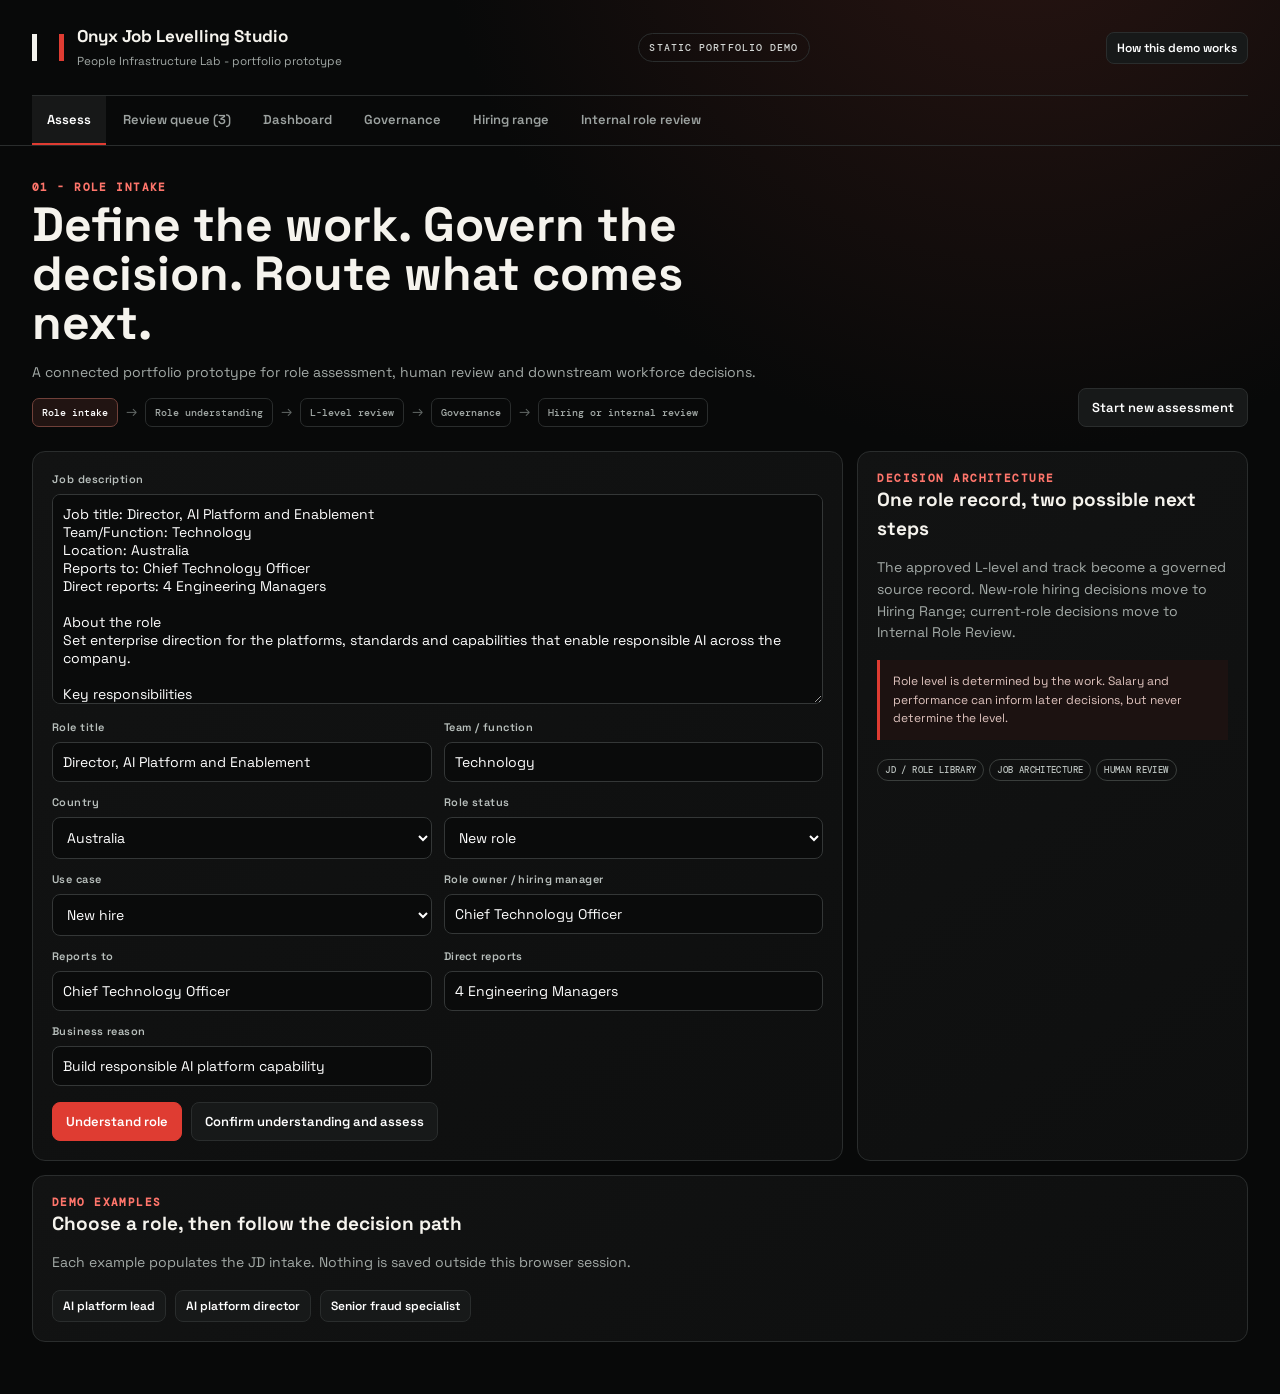
<file: onyx-role-architecture-studio.html>
<!doctype html>
<html lang="en">
<head>
  <meta charset="utf-8">
  <meta name="viewport" content="width=device-width, initial-scale=1">
  <title>Onyx Job Levelling Studio</title>
  <link rel="preconnect" href="https://fonts.googleapis.com">
  <link rel="preconnect" href="https://fonts.gstatic.com" crossorigin>
  <link href="https://fonts.googleapis.com/css2?family=DM+Mono:wght@400;500&family=Space+Grotesk:wght@400;500;600;700&display=swap" rel="stylesheet">
  <style>
    :root{--bg:#080909;--panel:#111212;--panel-2:#161818;--line:#2a2d2d;--text:#f5f3ed;--muted:#a3aaa7;--red:#df3c32;--red-lite:#ff756b;--blue:#70adff;--green:#6de0a0;--amber:#f1bf4e}*{box-sizing:border-box}body{margin:0;background:radial-gradient(circle at 80% -10%,#2a1512 0,transparent 32%),var(--bg);color:var(--text);font:14px/1.55 "Space Grotesk",sans-serif}.shell{max-width:1420px;margin:auto;padding:0 32px 52px}.top{min-height:96px;display:flex;align-items:center;justify-content:space-between;border-bottom:1px solid var(--line);gap:18px}.brand{display:flex;align-items:center;gap:13px}.mark{width:32px;height:27px;border-left:5px solid #f4f3ed;border-right:5px solid var(--red);clip-path:polygon(0 0,25% 0,50% 54%,75% 0,100% 0,100% 100%,75% 100%,50% 62%,25% 100%,0 100%)}.brand strong{display:block;font-size:17px}.brand small,.muted{color:var(--muted)}.badge{font:500 10px "DM Mono",monospace;letter-spacing:.11em;border:1px solid var(--line);border-radius:999px;padding:7px 10px;color:#d3d6d4}.nav{display:flex;gap:2px;margin:0 -32px;padding:0 32px;border-bottom:1px solid var(--line);overflow:auto}.nav button{border:0;border-bottom:2px solid transparent;background:transparent;padding:15px;color:#9ca2a0;font:600 13px "Space Grotesk",sans-serif;white-space:nowrap;cursor:pointer}.nav button.active{color:#fff;background:#171818;border-color:var(--red)}.view{display:none}.view.active{display:block}.hero{padding:34px 0 24px;display:flex;justify-content:space-between;align-items:end;gap:20px}.eyebrow{font:600 11px "DM Mono",monospace;letter-spacing:.13em;color:var(--red-lite)}h1{font-size:clamp(30px,4vw,48px);line-height:1.02;margin:7px 0 8px;max-width:720px}h2{font-size:19px;margin:0 0 7px}h3{font-size:14px;margin:0 0 5px}.grid{display:grid;gap:14px}.two{grid-template-columns:1.35fr .65fr}.three{grid-template-columns:repeat(3,1fr)}.card{background:linear-gradient(145deg,#121313,#0e0f0f);border:1px solid var(--line);border-radius:13px;padding:19px}.fields{display:grid;grid-template-columns:repeat(2,1fr);gap:12px;margin-top:15px}label{display:block;font-size:11px;letter-spacing:.04em;font-weight:600;color:#b8bfbc}textarea,input,select{display:block;width:100%;color:#fff;background:#0a0b0b;border:1px solid #343737;border-radius:8px;padding:10px;margin-top:6px;font:14px "Space Grotesk",sans-serif}textarea{min-height:210px;resize:vertical}textarea:focus,input:focus,select:focus{outline:none;border-color:var(--red)}button{font:600 13px "Space Grotesk",sans-serif;cursor:pointer}.btn{border:1px solid var(--line);border-radius:8px;background:#171919;color:#fff;padding:10px 13px}.btn.primary{background:var(--red);border-color:var(--red)}.btn.small{font-size:12px;padding:7px 10px}.actions{display:flex;gap:9px;flex-wrap:wrap;margin-top:16px}.note{border-left:3px solid var(--red);padding:12px 13px;background:#1c1211;color:#e0c4bf;margin-top:16px;font-size:12px}.recommendation{background:linear-gradient(115deg,#211412,#111313 55%);border:1px solid #67342e;border-radius:13px;padding:22px}.level{font-size:36px;line-height:1.05;margin:8px 0}.status{display:inline-block;background:#392b13;color:#f5c75e;padding:5px 9px;border-radius:999px;font-size:11px;font-weight:700}.factor{padding:13px 0;border-bottom:1px solid #292c2b}.factor:last-child{border:0}.factor-head{display:flex;justify-content:space-between;gap:12px}.bar{height:7px;background:#292c2c;border-radius:99px;overflow:hidden;margin-top:10px}.bar i{display:block;height:100%;background:var(--blue);border-radius:99px}.metric{background:#141616;border:1px solid var(--line);border-radius:10px;padding:14px}.metric span{display:block;color:var(--muted);font:10px "DM Mono",monospace;letter-spacing:.04em}.metric b{display:block;font-size:25px;margin-top:5px}.dash-detail{grid-column:1/-1}.table-wrap{overflow:auto}table{width:100%;border-collapse:collapse;min-width:760px}th{text-align:left;font:600 10px "DM Mono",monospace;color:#aeb5b2;letter-spacing:.05em;padding:10px;border-bottom:1px solid var(--line)}td{padding:12px 10px;border-bottom:1px solid #252827;font-size:12px}.empty{padding:26px;color:var(--muted);text-align:center}.pill{font:600 10px "DM Mono",monospace;border-radius:999px;padding:4px 7px;background:#242626}.detail-grid{display:grid;grid-template-columns:1fr 1fr;gap:14px}.detail-card{padding:14px;border:1px solid var(--line);border-radius:10px;background:#0d0e0e}.decision{border-color:#6a3831;background:#1b1211}.decision h3{font-size:17px}.timeline{border-left:1px solid #474a49;padding-left:15px;margin:12px 0}.timeline p{margin:0 0 12px;font-size:12px}.hide{display:none!important}@media(max-width:850px){.shell{padding:0 16px 32px}.nav{margin:0 -16px;padding:0 16px}.top{min-height:76px}.two,.three,.fields,.detail-grid{grid-template-columns:1fr}.hero{display:block;padding:25px 0 18px}.hero .btn{margin-top:14px}.level{font-size:30px}}
  </style>
  <style>
    .journey{display:flex;align-items:center;gap:8px;flex-wrap:wrap;margin-top:14px}.journey span{padding:7px 9px;border:1px solid var(--line);border-radius:7px;color:var(--muted);font:500 10px "DM Mono",monospace}.journey span.active{border-color:#704039;background:#211412;color:#fff}.journey i{color:#616765;font-style:normal}.source-record{border-color:#3c5f50;background:linear-gradient(135deg,#102019,#101212)}.source-record .eyebrow{color:var(--green)}.route-card{border:1px solid #4b3933;background:linear-gradient(135deg,#211613,#111313);border-radius:12px;padding:18px;margin-top:14px}.route-card h3{font-size:19px}.data-source{display:inline-block;margin:4px 5px 0 0;padding:4px 7px;border:1px solid #3a3e3c;border-radius:999px;color:#b9c0bd;font:500 9px "DM Mono",monospace;letter-spacing:.04em}.range-grid{display:grid;grid-template-columns:repeat(5,1fr);gap:9px;margin-top:14px}.range-cell{border:1px solid var(--line);border-radius:9px;padding:12px;background:#0d0f0e}.range-cell span{display:block;color:var(--muted);font:9px "DM Mono",monospace;text-transform:uppercase}.range-cell b{display:block;margin-top:5px;font-size:18px}.flow-output{border-left:3px solid var(--green);background:#101b16;padding:14px;margin-top:15px}.audit-event{display:grid;grid-template-columns:150px 1fr;gap:12px;padding:9px 0;border-bottom:1px solid #272a29}.audit-event:last-child{border:0}.validation{color:#ff9a91!important}.nav-ready{color:var(--green);font-size:9px}.context-grid{display:grid;grid-template-columns:repeat(3,1fr);gap:10px;margin-top:13px}.context-grid div{border-top:1px solid var(--line);padding-top:9px}.context-grid span{display:block;color:var(--muted);font:9px "DM Mono",monospace;text-transform:uppercase}.context-grid b{display:block;margin-top:3px}@media(max-width:850px){.range-grid,.context-grid{grid-template-columns:1fr 1fr}.audit-event{grid-template-columns:1fr}}
  </style>
</head>
<body>
<main class="shell">
  <header class="top"><div class="brand"><span class="mark"></span><div><strong>Onyx Job Levelling Studio</strong><small>People Infrastructure Lab - portfolio prototype</small></div></div><span class="badge">STATIC PORTFOLIO DEMO</span></header>
  <nav class="nav"><button class="active" data-view="assess">Assess</button><button data-view="queue">Review queue <span id="queueCount"></span></button><button data-view="dashboard">Dashboard</button><button data-view="governance">Governance</button><button data-view="hiring">Hiring range <span id="hiringReady" class="nav-ready"></span></button><button data-view="internal">Internal role review <span id="internalReady" class="nav-ready"></span></button></nav>

  <section id="assess" class="view active"><div class="hero"><div><div class="eyebrow">01 - ROLE INTAKE</div><h1>Define the work. Govern the decision. Route what comes next.</h1><p class="muted">A connected portfolio prototype for role assessment, human review and downstream workforce decisions.</p><div class="journey"><span class="active">Role intake</span><i>→</i><span>Role understanding</span><i>→</i><span>L-level review</span><i>→</i><span>Governance</span><i>→</i><span>Hiring or internal review</span></div></div><button class="btn" id="newAssessment">Start new assessment</button></div><div class="grid two"><section class="card"><label>Job description<textarea id="jd">Job title: Director, AI Platform and Enablement
Team/Function: Technology
Location: Australia
Reports to: Chief Technology Officer
Direct reports: 4 Engineering Managers

About the role
Set enterprise direction for the platforms, standards and capabilities that enable responsible AI across the company.

Key responsibilities
- Set multi-year AI platform strategy and technical direction.
- Lead engineering managers across platform engineering, MLOps and reliability.
- Establish enterprise standards for AI architecture, evaluation, privacy and safety.
- Make investment priorities across Product, Risk, Legal and Technology.</textarea></label><div class="fields"><label>Role title<input id="title" value="Director, AI Platform and Enablement"></label><label>Team / function<input id="team" value="Technology"></label><label>Country<select id="country"><option>Australia</option><option>New Zealand</option><option>Singapore</option></select></label><label>Role status<select id="roleStatus"><option>New role</option><option>Current role</option></select></label><label>Use case<select id="useCase"><option>New hire</option><option>Internal move</option><option>Role alignment</option><option>Existing role review</option></select></label><label>Role owner / hiring manager<input id="roleOwner" value="Chief Technology Officer"></label><label>Reports to<input id="reportsTo" value="Chief Technology Officer"></label><label>Direct reports<input id="directReports" value="4 Engineering Managers"></label><label>Business reason<input id="businessReason" value="Build responsible AI platform capability"></label></div><div class="actions"><button class="btn primary" id="understand">Understand role</button><button class="btn" id="assessBtn">Confirm understanding and assess</button></div></section><aside class="card"><div class="eyebrow">DECISION ARCHITECTURE</div><h2>One role record, two possible next steps</h2><p class="muted">The approved L-level and track become a governed source record. New-role hiring decisions move to Hiring Range; current-role decisions move to Internal Role Review.</p><div class="note">Role level is determined by the work. Salary and performance can inform later decisions, but never determine the level.</div><div style="margin-top:15px"><span class="data-source">JD / ROLE LIBRARY</span><span class="data-source">JOB ARCHITECTURE</span><span class="data-source">HUMAN REVIEW</span></div></aside></div><div id="understanding" class="hide"></div><div id="result" class="hide"></div></section>

  <section id="queue" class="view"><div class="hero"><div><div class="eyebrow">REVIEW QUEUE</div><h1>Open decisions</h1></div></div><section class="card" id="queueBody"></section></section>
  <section id="dashboard" class="view"><div class="hero"><div><div class="eyebrow">DASHBOARD</div><h1>Assessment operating view</h1></div></div><div id="dashboardBody" class="grid three"></div></section>
  <section id="governance" class="view"><div class="hero"><div><div class="eyebrow">GOVERNANCE</div><h1>Decision history</h1></div></div><section class="card" id="governanceBody"></section></section>
  <section id="hiring" class="view"><div class="hero"><div><div class="eyebrow">POST-DECISION WORKFLOW</div><h1>Hiring range guidance</h1><p class="muted">Position a candidate within the approved role range. Compensation context never changes the role level.</p></div></div><div id="hiringBody"></div></section>
  <section id="internal" class="view"><div class="hero"><div><div class="eyebrow">POST-DECISION WORKFLOW</div><h1>Internal role review</h1><p class="muted">Compare the approved work with the employee's current role, then separate movement, readiness and pay decisions.</p></div></div><div id="internalBody"></div></section>
</main>
<script>
const $=id=>document.getElementById(id);
const state={current:null,notice:null,hiringRecord:null,internalRecord:null,records:[
  {id:'DEMO-101',role:'Senior Workforce Planning Analyst',team:'People Operations',country:'Australia',roleStatus:'Current role',useCase:'Role alignment',owner:'Head of People Operations',reportsTo:'Head of People Operations',directReports:'None',level:'L3',name:'Senior Specialist',track:'Individual Contributor',confidence:78,status:'In review',date:'2026-08-11T09:14:00Z',notes:'',summary:'Owns workforce analysis and planning insight across a defined operating area.',audit:[{event:'ASSESSMENT_CREATED',at:'2026-08-11T09:14:00Z',detail:'Draft created from role intake.'}]},
  {id:'DEMO-102',role:'Fraud Strategy Manager',team:'Risk & Compliance',country:'Australia',roleStatus:'New role',useCase:'New hire',owner:'Head of Fraud Strategy',reportsTo:'Head of Fraud Strategy',directReports:'6 Fraud Analysts',level:'L4',name:'Manager',track:'Manager',confidence:82,status:'In review',date:'2026-08-10T10:42:00Z',notes:'',summary:'Leads a fraud strategy team and owns cross-functional control outcomes.',audit:[{event:'ASSESSMENT_CREATED',at:'2026-08-10T10:42:00Z',detail:'Draft created from role intake.'}]},
  {id:'DEMO-103',role:'Corporate Counsel',team:'Legal',country:'Australia',roleStatus:'Current role',useCase:'Existing role review',owner:'General Counsel',reportsTo:'General Counsel',directReports:'None',level:'L4',name:'Lead',track:'Individual Contributor',confidence:81,status:'People Infrastructure reviewed - recommendation confirmed',date:'2026-08-09T08:20:00Z',notes:'Recommendation confirmed.',summary:'Provides senior specialist legal advice across complex commercial and risk matters.',audit:[{event:'ASSESSMENT_CREATED',at:'2026-08-09T08:20:00Z',detail:'Draft created from role intake.'},{event:'RECOMMENDATION_CONFIRMED',at:'2026-08-09T09:05:00Z',detail:'People Infrastructure confirmed the recommendation.'}]},
  {id:'DEMO-104',role:'Head of Merchant Operations',team:'Customer Experience',country:'Australia',roleStatus:'Current role',useCase:'Internal move',owner:'Chief Operating Officer',reportsTo:'Chief Operating Officer',directReports:'3 Operations Managers',level:'L5',name:'Senior Manager',track:'Manager',confidence:72,status:'More information required',date:'2026-08-08T11:07:00Z',notes:'Clarify the scale of accountable merchant outcomes.',summary:'Sets operational direction through managers for a significant merchant domain.',audit:[{event:'ASSESSMENT_CREATED',at:'2026-08-08T11:07:00Z',detail:'Draft created from role intake.'},{event:'RETURNED_FOR_INFORMATION',at:'2026-08-08T12:15:00Z',detail:'Clarify accountable merchant outcomes.'}]},
  {id:'DEMO-105',role:'Regional Partnerships Director',team:'Sales',country:'Australia',roleStatus:'New role',useCase:'New hire',owner:'Chief Commercial Officer',reportsTo:'Chief Commercial Officer',directReports:'4 Partnerships Managers',level:'L6',name:'Director / VP / C-Suite',track:'Manager',confidence:84,status:'Final approved',date:'2026-08-07T09:10:00Z',notes:'Final decision recorded.',summary:'Owns regional partnerships strategy and leads leaders across a broad commercial area.',audit:[{event:'ASSESSMENT_CREATED',at:'2026-08-07T09:10:00Z',detail:'Draft created from role intake.'},{event:'FINAL_APPROVED',at:'2026-08-07T10:20:00Z',detail:'Final role decision approved.'}]}
]};
function openStatuses(){return ['In review','More information required','Draft assessment']}
function display(r){return `${r.level} ${r.name} - ${r.track} track`}
function esc(v){return String(v||'').replace(/[&<>"']/g,c=>({'&':'&amp;','<':'&lt;','>':'&gt;','"':'&quot;',"'":'&#39;'}[c]))}
function money(v){return new Intl.NumberFormat('en-AU',{style:'currency',currency:'AUD',maximumFractionDigits:0}).format(v)}
function show(id){document.querySelectorAll('.view').forEach(v=>v.classList.toggle('active',v.id===id));document.querySelectorAll('.nav button').forEach(b=>b.classList.toggle('active',b.dataset.view===id));if(id==='queue')renderQueue();if(id==='dashboard')renderDashboard();if(id==='governance')renderGovernance();if(id==='hiring')renderHiring();if(id==='internal')renderInternal()}
document.querySelectorAll('[data-view]').forEach(b=>b.addEventListener('click',()=>show(b.dataset.view)));
function routeFor(r){return r.roleStatus==='New role'&&r.useCase==='New hire'?'hiring':'internal'}
function routeLabel(r){return routeFor(r)==='hiring'?'Hiring Range Guidance':'Internal Role Review'}
function infer(){const text=$('jd').value.toLowerCase(),title=$('title').value.toLowerCase(),explicit=$('directReports').value||((text.match(/direct reports:\s*([^\n]+)/i)||[])[1]||'');const manager=!/none|zero|no direct/i.test(explicit)&&(/\d|manager|team lead/i.test(explicit));let rank=3;if(/lead|cross-functional|standards|multiple teams/.test(text))rank=4;if(/principal|head/.test(title)||/set strategic direction|organisation-wide|organization-wide|multi-year|company-wide|enterprise-wide|broad domain/.test(text))rank=5;if(/director|vice president|\bvp\b|chief/.test(title)||/enterprise direction|executive accountability|company-wide strategy/.test(text))rank=6;return {track:manager?'Manager':'Individual Contributor',rank,manager,directReports:explicit||'Not stated'}}
function understanding(){const x=infer(),route=$('roleStatus').value==='New role'&&$('useCase').value==='New hire'?'Hiring Range Guidance':'Internal Role Review';$('understanding').classList.remove('hide');$('understanding').innerHTML=`<section class="card" style="margin-top:14px"><div class="eyebrow">02 - ROLE UNDERSTANDING</div><h2>Confirm the structured role record</h2><p class="muted">These fields become the source context for assessment, governance and the downstream decision.</p><div class="fields"><label>Role title<input id="parsedTitle" value="${esc($('title').value)}"></label><label>Team / function<input id="parsedTeam" value="${esc($('team').value)}"></label><label>Country<select id="parsedCountry">${['Australia','New Zealand','Singapore'].map(v=>`<option ${v===$('country').value?'selected':''}>${v}</option>`).join('')}</select></label><label>Detected track<input id="parsedTrack" value="${x.track}" disabled></label><label>Role status<select id="parsedStatus">${['New role','Current role'].map(v=>`<option ${v===$('roleStatus').value?'selected':''}>${v}</option>`).join('')}</select></label><label>Use case<select id="parsedUseCase">${['New hire','Internal move','Role alignment','Existing role review'].map(v=>`<option ${v===$('useCase').value?'selected':''}>${v}</option>`).join('')}</select></label><label>Reports to<input id="parsedReportsTo" value="${esc($('reportsTo').value)}"></label><label>Direct reports<input id="parsedDirectReports" value="${esc(x.directReports)}"></label></div><div class="context-grid"><div><span>Leadership signal</span><b>${x.manager?'Formal people leadership':'Expertise-led influence'}</b></div><div><span>Assessment track</span><b>${x.track}</b></div><div><span>Post-decision route</span><b>${route}</b></div></div><div class="note">Confirm the work before assessing it. Salary, candidate profile and employee performance are intentionally excluded from the level decision.</div></section>`}
function assessmentContext(){return {role:$('parsedTitle')?$('parsedTitle').value:$('title').value,team:$('parsedTeam')?$('parsedTeam').value:$('team').value,country:$('parsedCountry')?$('parsedCountry').value:$('country').value,roleStatus:$('parsedStatus')?$('parsedStatus').value:$('roleStatus').value,useCase:$('parsedUseCase')?$('parsedUseCase').value:$('useCase').value,reportsTo:$('parsedReportsTo')?$('parsedReportsTo').value:$('reportsTo').value,directReports:$('parsedDirectReports')?$('parsedDirectReports').value:$('directReports').value}}
function assess(){const x=infer(),c=assessmentContext(),names={L1:'Associate',L2:'Specialist',L3:'Senior Specialist',L4:x.track==='Manager'?'Manager':'Lead',L5:x.track==='Manager'?'Senior Manager':'Principal',L6:'Director / VP / C-Suite'},level='L'+x.rank,confidence=x.rank>=5?78:82;state.current={id:'ASM-'+Date.now().toString().slice(-8),role:c.role,team:c.team,country:c.country,roleStatus:c.roleStatus,useCase:c.useCase,owner:$('roleOwner').value,reportsTo:c.reportsTo,directReports:c.directReports,businessReason:$('businessReason').value,level,name:names[level],track:x.track,confidence,status:'In review',date:new Date().toISOString(),notes:'',summary:`${level} ${names[level]} fits the stated scope, autonomy, complexity and influence. This is a reviewable recommendation, not an approval.`,audit:[{event:'ASSESSMENT_CREATED',at:new Date().toISOString(),detail:'Draft created from confirmed role intake.'}]};const r=state.current;$('result').classList.remove('hide');$('result').innerHTML=`<section class="recommendation" style="margin-top:14px"><div class="eyebrow">03 - FRAMEWORK RECOMMENDATION</div><span class="status">HUMAN REVIEW REQUIRED</span><div class="level">${r.level} <span class="muted">${r.name}</span></div><p><b>${r.track} track</b></p><p>${r.summary}</p><p class="muted">Assessment confidence: <b>${r.confidence}% - Usable evidence</b></p></section><div class="grid two" style="margin-top:14px"><section class="card"><div class="eyebrow">FRAMEWORK EVIDENCE</div>${['Ownership and accountability','Complexity and problem solving','Collaboration and influence','People leadership'].map((f,i)=>`<article class="factor"><div class="factor-head"><b>${f}</b><span class="muted">${i===3&&r.track==='Individual Contributor'?'Expertise-led':'Observed'} - ${[78,84,81,76][i]}%</span></div><p class="muted">The submitted role evidence supports a reviewable recommendation against this dimension.</p><div class="bar"><i style="width:${[78,84,81,76][i]}%"></i></div></article>`).join('')}</section><section class="card"><div class="eyebrow">DECISION CONTEXT</div><h2>${esc(r.roleStatus)} · ${esc(r.useCase)}</h2><div class="context-grid" style="grid-template-columns:1fr 1fr"><div><span>Country</span><b>${esc(r.country)}</b></div><div><span>Role owner</span><b>${esc(r.owner)}</b></div><div><span>Reports to</span><b>${esc(r.reportsTo)}</b></div><div><span>Direct reports</span><b>${esc(r.directReports)}</b></div></div><div class="route-card"><div class="eyebrow">AFTER FINAL APPROVAL</div><h3>${routeLabel(r)}</h3><p class="muted">The approved role decision will be pushed into this workflow. No salary or employee data is used to determine the level.</p></div></section></div><section class="card" style="margin-top:14px"><div class="eyebrow">DECISION RECORD</div><p class="muted">Saving creates a review-queue item and a durable governance record in this browser-only prototype.</p><div class="actions"><button class="btn primary" id="saveRecord">Save draft assessment</button></div></section>`;$('saveRecord').onclick=()=>{if(!state.records.some(x=>x.id===r.id))state.records.unshift(r);state.notice={id:r.id,title:'Assessment saved',action:'Draft assessment created',status:r.status,level:r.level,track:r.track,notes:'The draft is now in the review queue.',at:new Date().toISOString()};renderAll();openRecord(r.id)}}
function renderQueue(){const rows=state.records.filter(r=>openStatuses().includes(r.status));$('queueCount').textContent=rows.length?`(${rows.length})`:'';$('queueBody').innerHTML=rows.length?table(rows):'<p class="empty">No open reviews.</p>'}
function table(rows){return `<div class="table-wrap"><table><thead><tr><th>Role</th><th>Recommendation</th><th>Context</th><th>Confidence</th><th>Status</th><th></th></tr></thead><tbody>${rows.map(r=>`<tr><td>${esc(r.role)}</td><td>${esc(display(r))}</td><td>${esc(r.roleStatus||'Current role')} · ${esc(r.useCase||'Role review')}</td><td>${r.confidence}%</td><td>${esc(r.status)}</td><td><button class="btn small" onclick="openRecord('${r.id}')">Open</button></td></tr>`).join('')}</tbody></table></div>`}
function renderDashboard(){const a=state.records,q=a.filter(r=>openStatuses().includes(r.status)),approved=a.filter(r=>r.status==='Final approved').length,avg=Math.round(a.reduce((n,r)=>n+r.confidence,0)/a.length);$('dashboardBody').innerHTML=`${[['Total assessments',a.length],['In review',q.length],['Final approved',approved],['Average confidence',avg+'%'],['Hiring routes',a.filter(r=>r.status==='Final approved'&&routeFor(r)==='hiring').length],['Internal review routes',a.filter(r=>r.status==='Final approved'&&routeFor(r)==='internal').length]].map(x=>`<article class="metric"><span>${x[0]}</span><b>${x[1]}</b></article>`).join('')}<section class="card dash-detail"><div class="eyebrow">OPEN REVIEWS</div>${q.length?table(q):'<p class="empty">No open reviews.</p>'}</section><section class="card dash-detail"><div class="eyebrow">RECENT ASSESSMENTS</div>${table(a.slice(0,10))}</section>`}
function renderGovernance(){const rows=state.records;$('governanceBody').innerHTML=`<div class="eyebrow">DECISION HISTORY</div><p class="muted">Every assessment remains reviewable. Final approval locks duplicate controls and creates a linked post-decision record.</p><div class="table-wrap"><table><thead><tr><th>Assessment ID</th><th>Role</th><th>Recommendation</th><th>Context</th><th>Status</th><th>Last updated</th><th></th></tr></thead><tbody>${rows.map(r=>`<tr><td>${r.id}</td><td>${esc(r.role)}</td><td>${esc(display(r))}</td><td>${esc(r.roleStatus||'Current role')} · ${esc(r.useCase||'Role review')}</td><td>${esc(r.status)}</td><td>${new Date(r.date).toLocaleDateString()}</td><td><button class="btn small" onclick="openRecord('${r.id}')">Open</button></td></tr>`).join('')}</tbody></table></div>`}
function noticePanel(n){return `<section class="detail-card decision"><div class="eyebrow">REVIEWER DECISION</div><h3>${esc(n.title)}</h3><div class="context-grid"><div><span>Action taken</span><b>${esc(n.action)}</b></div><div><span>Current status</span><b>${esc(n.status)}</b></div><div><span>Reviewed recommendation</span><b>${esc(n.level)} · ${esc(n.track)}</b></div><div><span>Reviewer notes</span><b>${esc(n.notes||'No notes added')}</b></div><div><span>Timestamp</span><b>${new Date(n.at).toLocaleString()}</b></div><div><span>Assessment ID</span><b>${esc(n.id)}</b></div></div><div class="actions"><button class="btn small" onclick="openRecord('${n.id}')">Refresh decision record</button><button class="btn small" onclick="show('queue')">Open review queue</button>${n.route?`<button class="btn primary small" onclick="openPostDecision('${n.route}')">Open ${n.route==='hiring'?'hiring range':'internal role review'}</button>`:''}</div></section>`}
function openRecord(id){const r=state.records.find(x=>x.id===id);if(!r)return;show('governance');const final=r.status==='Final approved',audit=r.audit||[];$('governanceBody').innerHTML=`<div class="eyebrow">ASSESSMENT DECISION RECORD</div><h2>${esc(r.id)} - ${esc(r.role)}</h2>${state.notice&&state.notice.id===id?noticePanel(state.notice):''}<div class="detail-grid" style="margin-top:14px"><section class="detail-card"><h3>Role context</h3><div class="context-grid" style="grid-template-columns:1fr 1fr"><div><span>Team</span><b>${esc(r.team)}</b></div><div><span>Country</span><b>${esc(r.country)}</b></div><div><span>Role status</span><b>${esc(r.roleStatus)}</b></div><div><span>Use case</span><b>${esc(r.useCase)}</b></div><div><span>Reports to</span><b>${esc(r.reportsTo)}</b></div><div><span>Direct reports</span><b>${esc(r.directReports)}</b></div></div></section><section class="detail-card"><h3>Governed recommendation</h3><p><b>${esc(display(r))}</b></p><p>${esc(r.summary)}</p><p class="muted">Confidence ${r.confidence}% · Status: ${esc(r.status)}</p></section></div><section class="detail-card" style="margin-top:14px"><h3>Framework evidence</h3><p class="muted">Scope, complexity, autonomy and stakeholder influence support this reviewable recommendation. Salary, candidate information and employee performance were not used to determine the level.</p></section>${final?`<div class="route-card"><div class="eyebrow">APPROVED ROLE DECISION</div><h3>Routed to ${routeLabel(r)}</h3><p>The reviewed ${esc(display(r))} record is ready as the governed input for the next decision.</p><div class="actions"><button class="btn primary" onclick="pushPostDecisionById('${id}')">Open ${routeLabel(r)}</button></div></div><div class="note">Final approved. Reviewer controls are locked to prevent duplicate approvals.</div>`:`<section class="detail-card" style="margin-top:14px"><div class="eyebrow">REVIEWER ACTION</div><div class="fields"><label>Reviewed level<select id="reviewLevel">${['L1','L2','L3','L4','L5','L6'].map(l=>`<option ${l===r.level?'selected':''}>${l}</option>`).join('')}</select></label><label>Reviewed track<select id="reviewTrack"><option ${r.track==='Individual Contributor'?'selected':''}>Individual Contributor</option><option ${r.track==='Manager'?'selected':''}>Manager</option></select></label></div><label>Reviewer notes<textarea id="reviewNotes" style="min-height:90px" placeholder="Required only when returning for information.">${esc(r.notes)}</textarea></label><p id="validation" class="muted validation"></p><div class="actions"><button class="btn" onclick="decide('${id}','confirm')">Confirm reviewed recommendation</button><button class="btn" onclick="decide('${id}','review')">Send to review</button><button class="btn" onclick="decide('${id}','more')">Return for information</button><button class="btn primary" onclick="decide('${id}','final')">Mark final approved</button></div></section>`}<section class="detail-card" style="margin-top:14px"><h3>Audit history</h3>${audit.map(a=>`<div class="audit-event"><b>${esc(a.event)}</b><div>${esc(a.detail)}<br><span class="muted">${new Date(a.at).toLocaleString()}</span></div></div>`).join('')}</section>`}
function decide(id,action){const r=state.records.find(x=>x.id===id);if(!r)return;if(action==='final'&&r.status==='Final approved'){state.notice={id:r.id,title:'No duplicate decision created',action:'Final approval unchanged',status:r.status,level:r.level,track:r.track,notes:'This assessment is already final approved.',at:new Date().toISOString(),route:routeFor(r)};openRecord(id);return}const notes=$('reviewNotes').value.trim();if(action==='more'&&!notes){$('validation').textContent='Reviewer notes are required before returning for information.';return}const statuses={confirm:'People Infrastructure reviewed - recommendation confirmed',review:'In review',more:'More information required',final:'Final approved'},events={confirm:'RECOMMENDATION_CONFIRMED',review:'SENT_TO_REVIEW',more:'RETURNED_FOR_INFORMATION',final:'FINAL_APPROVED'},labels={confirm:'Recommendation confirmed',review:'Sent to review',more:'Returned for information',final:'Final approved'};r.status=statuses[action];r.notes=notes;r.level=$('reviewLevel').value;r.track=$('reviewTrack').value;r.date=new Date().toISOString();r.audit=r.audit||[];r.audit.push({event:events[action],at:r.date,detail:notes||labels[action]});if(action==='final')pushPostDecision(r,false);state.notice={id:r.id,title:'Decision saved',action:labels[action],status:r.status,level:r.level,track:r.track,notes:notes||'No reviewer notes added.',at:r.date,route:action==='final'?routeFor(r):null};renderAll();openRecord(id)}
function pushPostDecision(r,navigate=true){const route=routeFor(r);if(route==='hiring')state.hiringRecord=r;else state.internalRecord=r;syncReady();if(navigate)show(route)}
function pushPostDecisionById(id){const r=state.records.find(x=>x.id===id);if(r)pushPostDecision(r,true)}
function openPostDecision(route){show(route)}
function syncReady(){$('hiringReady').textContent=state.hiringRecord?'● READY':'';$('internalReady').textContent=state.internalRecord?'● READY':''}
function sourceCard(r,system){return `<section class="card source-record"><div class="eyebrow">APPROVED ROLE DECISION RECEIVED</div><h2>${esc(r.role)}</h2><p><b>${esc(display(r))}</b></p><div class="context-grid"><div><span>Assessment ID</span><b>${esc(r.id)}</b></div><div><span>Country</span><b>${esc(r.country)}</b></div><div><span>Source</span><b>Governance · Final approved</b></div></div><div style="margin-top:12px"><span class="data-source">${system}</span><span class="data-source">ROLE DECISION RECORD</span><span class="data-source">COMPENSATION ARCHITECTURE</span></div></section>`}
const bands={L1:[65000,75000,85000,90000,74000],L2:[83000,98000,110000,118000,96000],L3:[110000,132000,154000,165000,130000],L4:[150000,180000,210000,225000,176000],L5:[190000,230000,275000,300000,228000],L6:[250000,310000,370000,400000,305000]};
function renderHiring(){const r=state.hiringRecord;if(!r){$('hiringBody').innerHTML='<section class="card empty"><h2>No approved new-hire role has been routed here yet.</h2><p>Final approve a <b>New role · New hire</b> assessment in Governance to create the source record.</p><button class="btn" onclick="show(\'governance\')">Open governance</button></section>';return}const b=bands[r.level]||bands.L3;$('hiringBody').innerHTML=`${sourceCard(r,'ATS / RECRUITING')}<div class="grid two" style="margin-top:14px"><section class="card"><div class="eyebrow">CANDIDATE POSITIONING</div><h2>Place the candidate within the approved band</h2><div class="fields"><label>Candidate profile<select id="candidateProfile"><option value="early">Developing against role scope</option><option value="solid" selected>Fully meets role scope</option><option value="deep">Deeply experienced in role scope</option></select></label><label>Scarce capability<select id="scarceCapability"><option value="no">No additional premium</option><option value="yes">Scarce capability evidence</option></select></label><label>Expected compensation<input id="expectedComp" type="number" value="${b[1]}"></label><label>Internal equity consideration<select id="equity"><option>Within comparator range</option><option>Requires equity review</option></select></label></div><div class="actions"><button class="btn primary" onclick="generateHiring()">Generate hiring guidance</button></div><div id="hiringOutput"></div></section><section class="card"><div class="eyebrow">APPROVED ROLE RANGE · SYNTHETIC AUD</div><div class="range-grid" style="grid-template-columns:1fr 1fr"><div class="range-cell"><span>Minimum</span><b>${money(b[0])}</b></div><div class="range-cell"><span>Midpoint</span><b>${money(b[1])}</b></div><div class="range-cell"><span>Maximum</span><b>${money(b[2])}</b></div><div class="range-cell"><span>TA guide max</span><b>${money(b[3])}</b></div><div class="range-cell"><span>Current internal average</span><b>${money(b[4])}</b></div></div><div class="note">Candidate context changes the recommended position within this band. It cannot change the approved L-level or track. Offers outside policy route to Compensation review.</div></section></div>`}
function generateHiring(){const r=state.hiringRecord,b=bands[r.level]||bands.L3,profile=$('candidateProfile').value,scarce=$('scarceCapability').value;let anchor=profile==='early'?b[0]+(b[1]-b[0])*.45:profile==='deep'?b[1]+(b[2]-b[1])*.45:b[1];if(scarce==='yes')anchor+=Math.round((b[2]-b[0])*.06);anchor=Math.min(anchor,b[3]);const low=Math.max(b[0],Math.round(anchor*.96/1000)*1000),high=Math.min(b[2],Math.round(anchor*1.04/1000)*1000);$('hiringOutput').innerHTML=`<div class="flow-output"><div class="eyebrow">GUIDANCE READY</div><h3>Suggested anchor: ${money(Math.round(anchor/1000)*1000)}</h3><p>Recommended offer zone: <b>${money(low)} - ${money(high)}</b></p><p class="muted">Human review should consider candidate evidence, internal equity and policy exceptions before an offer is approved.</p></div>`}
function renderInternal(){const r=state.internalRecord;if(!r){$('internalBody').innerHTML='<section class="card empty"><h2>No approved current-role decision has been routed here yet.</h2><p>Final approve a <b>Current role</b>, <b>Internal move</b> or <b>Role alignment</b> assessment in Governance to create the source record.</p><button class="btn" onclick="show(\'governance\')">Open governance</button></section>';return}$('internalBody').innerHTML=`${sourceCard(r,'HRIS / PERFORMANCE SYSTEM')}<div class="grid two" style="margin-top:14px"><section class="card"><div class="eyebrow">CURRENT EMPLOYEE CONTEXT</div><h2>Compare the person and the proposed work</h2><div class="fields"><label>Employee<input id="employeeName" value="Alex Morgan"></label><label>Current title<input id="currentTitle" value="Senior ${esc(r.team)} Specialist"></label><label>Current level<select id="currentLevel">${['L1','L2','L3','L4','L5','L6'].map(l=>`<option ${l==='L3'?'selected':''}>${l}</option>`).join('')}</select></label><label>Current salary<input id="currentSalary" type="number" value="128000"></label><label>Time in role<input id="timeInRole" value="2 years 4 months"></label><label>Latest performance context<select id="performanceContext"><option>Consistently meeting expectations</option><option>Exceeding expectations</option><option>Developing in current role</option></select></label><label>Has the work materially changed?<select id="workChanged"><option value="yes">Yes - sustained scope change</option><option value="no">No - title or alignment review</option></select></label><label>Manager rationale<input id="managerRationale" value="Accountability has expanded across multiple teams"></label></div><div class="actions"><button class="btn primary" onclick="generateInternal()">Generate internal role review</button></div><div id="internalOutput"></div></section><section class="card"><div class="eyebrow">DECISION GUARDRAILS</div><h2>Keep role, person and pay decisions separate</h2><div class="factor"><b>1. Role architecture</b><p class="muted">The approved role record determines the proposed L-level and track.</p></div><div class="factor"><b>2. Employee movement</b><p class="muted">Current and proposed roles determine promotion, lateral move, alignment or redesign.</p></div><div class="factor"><b>3. Readiness context</b><p class="muted">Performance evidence informs readiness. It does not inflate or reduce the role level.</p></div><div class="factor"><b>4. Pay action</b><p class="muted">HRIS salary and compensation bands inform a separate, governed pay decision.</p></div><span class="data-source">HRIS</span><span class="data-source">PERFORMANCE SYSTEM</span><span class="data-source">ORG STRUCTURE</span><span class="data-source">COMPENSATION</span></section></div>`}
function generateInternal(){const r=state.internalRecord,current=$('currentLevel').value,currentRank=Number(current.slice(1)),proposedRank=Number(r.level.slice(1)),changed=$('workChanged').value,classification=proposedRank>currentRank?'Promotion review':proposedRank===currentRank&&changed==='yes'?'Lateral role redesign':proposedRank===currentRank?'Role alignment':'Role scope review',b=bands[r.level]||bands.L3,salary=Number($('currentSalary').value)||0,pay=salary<b[0]?'Below proposed range minimum':salary>b[2]?'Above proposed range maximum':'Within proposed role range';$('internalOutput').innerHTML=`<div class="flow-output"><div class="eyebrow">INTERNAL REVIEW READY</div><h3>${classification}</h3><p><b>${esc(current)} current role → ${esc(r.level)} approved proposed role</b></p><p>Current salary position: <b>${pay}</b></p><p class="muted">Performance context is retained as readiness evidence only. People Infrastructure and Compensation remain accountable for the movement and pay decisions.</p></div>`}
function renderAll(){renderQueue();renderDashboard();renderGovernance();syncReady()}
$('understand').onclick=understanding;$('assessBtn').onclick=assess;$('newAssessment').onclick=()=>{state.current=null;state.notice=null;$('jd').value='';$('title').value='';$('team').value='';$('roleOwner').value='';$('reportsTo').value='';$('directReports').value='';$('businessReason').value='';$('understanding').classList.add('hide');$('result').classList.add('hide');show('assess')};renderAll();
</script>
<script>
/* Portfolio-only guided examples and explainer. No GAS services are used here. */
(function(){
  const examples={
    aiLead:{title:'Lead AI Platform Engineer',team:'Technology',roleStatus:'New role',useCase:'New hire',reportsTo:'Head of Engineering',directReports:'None',jd:`Job title: Lead AI Platform Engineer
Team/Function: Technology
Location: Australia
Reports to: Head of Engineering
Direct reports: None

About the role
Own the technical foundations that allow product teams to safely build, deploy and monitor AI-enabled experiences. This is a senior individual contributor role.

Key responsibilities
- Set technical standards for AI platform architecture, evaluation and production monitoring.
- Lead complex design decisions across Engineering, Security, Data, Product and Risk.
- Build reusable capabilities for model deployment, prompt management and observability.
- Influence engineering leaders on platform priorities and technical trade-offs.
- Mentor engineers through architecture reviews and practical engineering standards.`},
    aiDirector:{title:'Director, AI Platform and Enablement',team:'Technology',roleStatus:'New role',useCase:'New hire',reportsTo:'Chief Technology Officer',directReports:'4 Engineering Managers',jd:`Job title: Director, AI Platform and Enablement
Team/Function: Technology
Location: Australia
Reports to: Chief Technology Officer
Direct reports: 4 Engineering Managers

About the role
Set enterprise direction for platforms, standards and capabilities that enable responsible AI across the company.

Key responsibilities
- Set multi-year AI platform strategy and enterprise technical direction.
- Lead Engineering Managers across platform engineering, MLOps and reliability.
- Establish enterprise standards for AI architecture, evaluation, privacy and safety.
- Make investment priorities across Product, Risk, Legal and Technology.
- Build leadership capability and sponsor organisation-wide AI platform initiatives.`},
    fraud:{title:'Senior Fraud Analytics Specialist',team:'Risk & Compliance',roleStatus:'Current role',useCase:'Role alignment',reportsTo:'Head of Fraud Strategy',directReports:'None',jd:`Job title: Senior Fraud Analytics Specialist
Team/Function: Risk & Compliance
Location: Australia
Reports to: Head of Fraud Strategy
Direct reports: None

About the role
Own complex fraud analysis that identifies emerging risks, loss drivers and control opportunities. This is a senior individual contributor role.

Key responsibilities
- Lead investigations into ambiguous fraud trends and recommend practical control changes.
- Design monitoring approaches and analytical standards for Fraud Operations.
- Partner with Product, Engineering and Compliance on risk decisions.
- Mentor analysts through technical guidance and quality review.`}
  };
  const header=document.querySelector('.top');
  const guideButton=document.createElement('button');guideButton.className='btn small';guideButton.textContent='How this demo works';header.appendChild(guideButton);
  const gallery=document.createElement('section');gallery.className='card';gallery.style.marginTop='14px';gallery.innerHTML='<div class="eyebrow">DEMO EXAMPLES</div><h2>Choose a role, then follow the decision path</h2><p class="muted">Each example populates the JD intake. Nothing is saved outside this browser session.</p><div class="actions"><button class="btn small" data-example="aiLead">AI platform lead</button><button class="btn small" data-example="aiDirector">AI platform director</button><button class="btn small" data-example="fraud">Senior fraud specialist</button></div>';
  document.querySelector('#assess .grid.two').insertAdjacentElement('afterend',gallery);
  gallery.querySelectorAll('[data-example]').forEach(button=>button.addEventListener('click',function(){const d=examples[this.dataset.example];$('title').value=d.title;$('team').value=d.team;$('jd').value=d.jd;$('roleStatus').value=d.roleStatus;$('useCase').value=d.useCase;$('reportsTo').value=d.reportsTo;$('directReports').value=d.directReports;$('understanding').classList.add('hide');$('result').classList.add('hide');window.scrollTo({top:0,behavior:'smooth'})}));
  const modal=document.createElement('div');modal.className='onyx-guide';modal.innerHTML='<div class="onyx-guide-card"><button class="onyx-close" aria-label="Close">Close</button><div class="eyebrow">HOW THIS DEMO WORKS</div><h2>A connected, human-governed decision path</h2><ol><li>Choose an example or paste a role description and confirm its role status and use case.</li><li>Review the structured role understanding and run the L1-L6 assessment.</li><li>Save the draft to create a review-queue item and governance record.</li><li>Review, return or final approve the recommendation in Governance.</li><li>A final-approved New role + New hire is routed to Hiring Range Guidance.</li><li>A current role, internal move or alignment decision is routed to Internal Role Review.</li></ol><p class="muted">This browser-only portfolio prototype uses synthetic records. It demonstrates how governed role decisions could connect to ATS, HRIS, performance and compensation systems without allowing salary or performance to determine role level.</p></div>';
  document.body.appendChild(modal);guideButton.onclick=()=>modal.classList.add('show');modal.querySelector('.onyx-close').onclick=()=>modal.classList.remove('show');modal.addEventListener('click',e=>{if(e.target===modal)modal.classList.remove('show')});
  const style=document.createElement('style');style.textContent='.onyx-guide{display:none;position:fixed;inset:0;z-index:20;padding:24px;background:#000c;place-items:center}.onyx-guide.show{display:grid}.onyx-guide-card{position:relative;width:min(620px,100%);background:#161818;border:1px solid #464a48;border-radius:14px;padding:25px}.onyx-guide-card h2{font-size:27px;margin-top:8px}.onyx-guide-card li{margin:10px 0;color:#d7dcda}.onyx-close{position:absolute;right:15px;top:15px;border:1px solid #3b3f3d;background:#111;color:#fff;border-radius:7px;padding:6px 9px;cursor:pointer}';document.head.appendChild(style);
}());
</script>
</body>
</html>
</file>
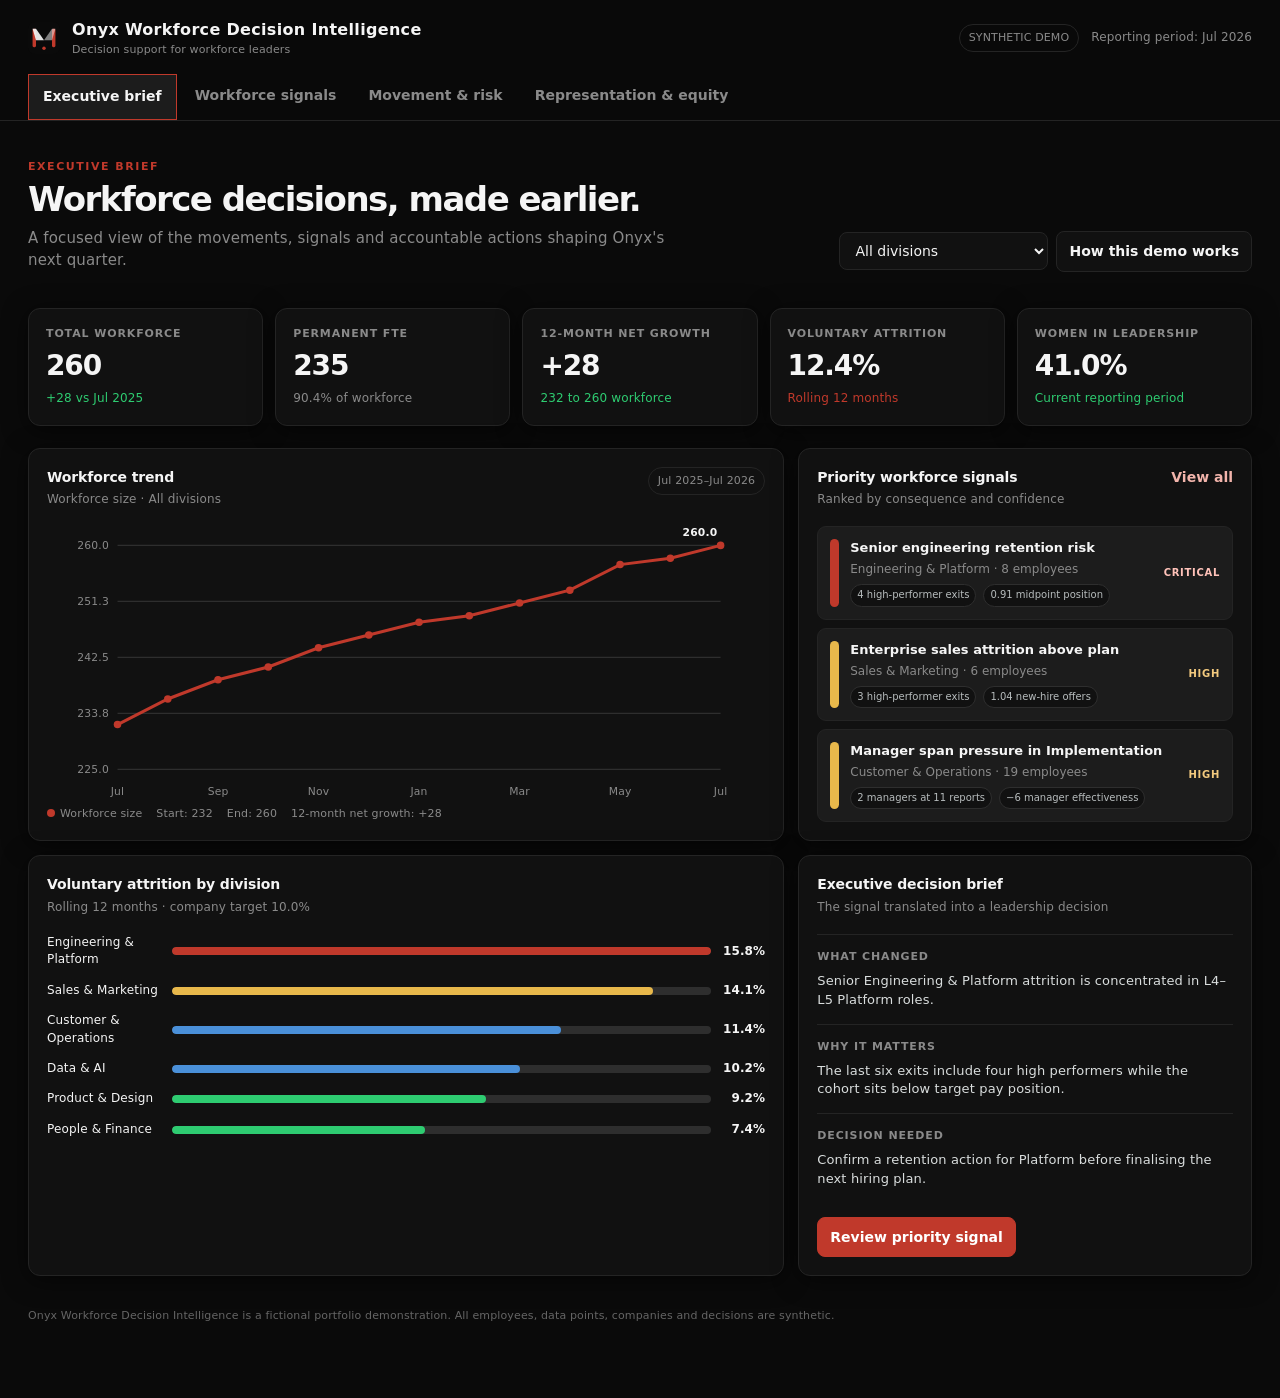
<file: onyx-workforce-intelligence.html>
<!doctype html>
<html lang="en">
<head>
  <meta charset="utf-8">
  <meta name="viewport" content="width=device-width,initial-scale=1">
  <title>Onyx Workforce Decision Intelligence</title>
  <style>
    :root{--bg:#0c0d0e;--panel:#151719;--panel-2:#1b1e20;--line:#2a2e31;--text:#f3f4f4;--muted:#9da4a6;--dim:#656d70;--red:#e65343;--amber:#e9a93f;--green:#5cc28b;--blue:#81a8e8;--shadow:0 18px 42px rgba(0,0,0,.24)}
    *{box-sizing:border-box}body{margin:0;background:var(--bg);color:var(--text);font:14px/1.45 ui-sans-serif,system-ui,-apple-system,BlinkMacSystemFont,"Segoe UI",sans-serif;letter-spacing:.01em}button,select,input,textarea{font:inherit}button{cursor:pointer}.shell{max-width:1480px;margin:auto;padding:0 28px 56px}.topbar{position:sticky;top:0;z-index:20;background:rgba(12,13,14,.94);backdrop-filter:blur(16px);border-bottom:1px solid var(--line)}.topbar-inner{max-width:1480px;margin:auto;padding:18px 28px 0}.brand-row{display:flex;justify-content:space-between;align-items:center;gap:20px;padding-bottom:16px}.brand{display:flex;align-items:center;gap:12px}.mark{width:28px;height:28px;border-radius:8px;background:var(--red);display:grid;place-items:center;font-weight:900;color:#171010}.brand h1{margin:0;font-size:16px;letter-spacing:.02em}.brand small{display:block;color:var(--muted);font-size:11px;margin-top:1px}.meta{color:var(--muted);font-size:12px;display:flex;gap:12px;align-items:center}.pill{border:1px solid var(--line);border-radius:999px;padding:5px 9px;font-size:11px;color:var(--muted)}.nav{display:flex;gap:4px;overflow:auto}.nav button{border:0;border-bottom:2px solid transparent;background:transparent;color:var(--muted);padding:11px 14px 13px;white-space:nowrap;font-weight:650}.nav button:hover,.nav button.active{color:var(--text);border-color:var(--red)}.nav button.active{background:linear-gradient(180deg,transparent,rgba(230,83,67,.09))}.hero{padding:38px 0 24px;display:flex;justify-content:space-between;gap:28px;align-items:end}.eyebrow{color:var(--red);font-size:11px;font-weight:800;letter-spacing:.14em;text-transform:uppercase}.hero h2{font-size:34px;line-height:1.05;letter-spacing:-.045em;margin:7px 0 10px}.hero p{margin:0;color:var(--muted);max-width:660px;font-size:15px}.filters{display:flex;gap:8px;flex-wrap:wrap;align-items:center}.control{background:var(--panel);border:1px solid var(--line);border-radius:8px;color:var(--text);padding:9px 11px}.control option{background:#1b1e20}.button{border:1px solid var(--line);border-radius:8px;background:var(--panel);color:var(--text);padding:9px 12px;font-weight:650}.button:hover{border-color:#70797b}.button.primary{background:var(--red);border-color:var(--red);color:#fff}.kpis{display:grid;grid-template-columns:repeat(5,1fr);gap:12px;margin:12px 0 22px}.card{border:1px solid var(--line);background:var(--panel);border-radius:12px;padding:17px;box-shadow:var(--shadow)}.metric-label{color:var(--muted);font-size:11px;font-weight:700;text-transform:uppercase;letter-spacing:.08em}.metric{font-size:28px;line-height:1.1;font-weight:750;letter-spacing:-.04em;margin:10px 0 8px}.delta{font-size:12px;color:var(--muted)}.delta.up{color:var(--green)}.delta.down{color:var(--red)}.grid{display:grid;grid-template-columns:1.25fr .75fr;gap:14px;margin-bottom:14px}.grid.equal{grid-template-columns:1fr 1fr}.section{border:1px solid var(--line);border-radius:12px;background:var(--panel);padding:18px;box-shadow:var(--shadow)}.section-head{display:flex;justify-content:space-between;align-items:start;gap:12px;margin-bottom:18px}.section h3{margin:0;font-size:14px;letter-spacing:-.01em}.section-sub{color:var(--muted);font-size:12px;margin:4px 0 0}.link-button{border:0;background:transparent;color:#f2b4ab;font-weight:650;padding:0}.chart{height:230px;width:100%}.bars{display:grid;gap:13px}.bar-row{display:grid;grid-template-columns:115px 1fr 44px;gap:10px;align-items:center;font-size:12px}.bar-track{height:8px;border-radius:999px;background:#262a2d;overflow:hidden}.bar-fill{height:100%;border-radius:inherit;background:var(--red)}.bar-fill.blue{background:var(--blue)}.bar-fill.green{background:var(--green)}.bar-fill.amber{background:var(--amber)}.bar-row b{text-align:right;font-size:12px}.signal-list{display:grid;gap:8px}.signal{display:grid;grid-template-columns:9px 1fr auto;gap:11px;align-items:center;padding:12px;border:1px solid var(--line);border-radius:9px;background:#17191b;text-align:left;color:inherit}.signal:hover{border-color:#697174}.signal-dot{align-self:stretch;border-radius:999px;background:var(--red)}.signal-dot.high{background:var(--amber)}.signal-dot.medium{background:var(--blue)}.signal-title{font-weight:700;font-size:13px}.signal-copy{font-size:12px;color:var(--muted);margin-top:2px}.severity{font-size:10px;font-weight:800;letter-spacing:.07em;color:#ffc2b9;text-transform:uppercase}.severity.high{color:#f2c97e}.severity.medium{color:#b7cdf2}.readout{border-left:2px solid var(--red);padding:2px 0 2px 14px;color:#d9dcdd;font-size:13px}.readout strong{color:#fff}.tab-page{display:none}.tab-page.active{display:block}.table{width:100%;border-collapse:collapse;font-size:12px}.table th{text-align:left;color:var(--muted);font-size:10px;letter-spacing:.07em;text-transform:uppercase;font-weight:700;border-bottom:1px solid var(--line);padding:0 8px 10px}.table td{padding:12px 8px;border-bottom:1px solid #24282a}.table tr:last-child td{border:0}.status{font-size:10px;padding:4px 7px;border-radius:999px;border:1px solid var(--line);color:var(--muted);white-space:nowrap}.status.action{color:#b7e9ce;border-color:#355846;background:#14261d}.status.review{color:#f7d796;border-color:#614b23;background:#261e12}.split{display:grid;grid-template-columns:1fr 1fr;gap:10px}.compare{padding:14px;border-radius:9px;background:#17191b;border:1px solid var(--line)}.compare .large{font-size:24px;font-weight:750;letter-spacing:-.04em;margin:6px 0}.scenario{display:flex;gap:8px;flex-wrap:wrap}.scenario button{border:1px solid var(--line);background:#17191b;color:var(--muted);padding:8px 10px;border-radius:7px;font-size:12px}.scenario button.active{border-color:var(--red);color:#fff;background:#2b1918}.legend{display:flex;gap:14px;flex-wrap:wrap;color:var(--muted);font-size:11px}.legend i{display:inline-block;width:8px;height:8px;border-radius:50%;margin-right:5px}.rep-grid{display:grid;grid-template-columns:.8fr 1.2fr;gap:14px}.donut-wrap{display:grid;place-items:center;min-height:220px}.donut{width:170px;height:170px;border-radius:50%;background:conic-gradient(var(--red) 0 44%,#777f82 44% 100%);display:grid;place-items:center;position:relative}.donut:after{content:"";width:120px;height:120px;border-radius:50%;background:var(--panel);position:absolute}.donut-value{position:relative;z-index:1;text-align:center;font-size:27px;font-weight:800;letter-spacing:-.05em}.donut-value small{display:block;color:var(--muted);font-size:10px;letter-spacing:.08em;text-transform:uppercase;margin-top:3px}.action-bar{position:fixed;right:22px;bottom:22px;background:#f1f2f2;color:#121415;padding:10px 13px;border-radius:9px;box-shadow:0 18px 40px rgba(0,0,0,.4);font-size:12px;font-weight:750;display:none;z-index:30}.action-bar.show{display:block}.drawer-backdrop{position:fixed;inset:0;background:rgba(0,0,0,.55);z-index:40;display:none}.drawer-backdrop.open{display:block}.drawer{position:fixed;right:0;top:0;height:100%;width:min(510px,100%);padding:24px;background:#17191b;border-left:1px solid var(--line);z-index:41;transform:translateX(100%);transition:.25s ease;overflow:auto}.drawer.open{transform:none}.drawer-close{float:right;border:0;background:transparent;color:var(--muted);font-size:24px}.drawer h2{font-size:24px;line-height:1.1;letter-spacing:-.04em;margin:8px 0}.drawer p{color:var(--muted)}.detail-block{padding:14px 0;border-top:1px solid var(--line)}.detail-block h4{margin:0 0 7px;font-size:11px;text-transform:uppercase;letter-spacing:.08em;color:var(--muted)}.detail-block p{margin:0;color:#d9dddd;font-size:13px}.form-row{display:grid;gap:7px;margin:13px 0}.form-row label{font-size:11px;color:var(--muted);font-weight:700;text-transform:uppercase;letter-spacing:.07em}.form-row textarea{min-height:78px;resize:vertical}.notice{background:#221817;border:1px solid #5b302b;color:#f1cbc5;border-radius:9px;padding:12px;font-size:12px;margin-top:14px}.foot{color:var(--dim);font-size:11px;padding:18px 0}.empty{color:var(--muted);padding:32px 0;text-align:center}@media(max-width:980px){.kpis{grid-template-columns:repeat(3,1fr)}.grid,.grid.equal,.rep-grid{grid-template-columns:1fr}.hero{align-items:start;flex-direction:column}}@media(max-width:600px){.shell,.topbar-inner{padding-left:16px;padding-right:16px}.brand-row{align-items:flex-start}.meta{display:none}.hero{padding-top:26px}.hero h2{font-size:28px}.kpis{grid-template-columns:1fr 1fr}.kpis .card:last-child{grid-column:span 2}.bar-row{grid-template-columns:90px 1fr 38px}.table-wrap{overflow:auto}.table{min-width:580px}}
  </style>
  <style>
    /* Onyx visual system, matched to the calibration demo. */
    :root{--bg:#0A0A0A;--panel:#111111;--panel-2:#1C1C1C;--line:#242424;--text:#F5F5F5;--muted:#8A8A8A;--dim:#656565;--red:#C0392B;--red-light:#E8503F;--amber:#E8B84B;--green:#2ECC71;--blue:#4A90D9;--shadow:0 4px 24px rgba(0,0,0,.55)}
    body{background:var(--bg)}
    .topbar{background:rgba(10,10,10,.94);border-bottom-color:#242424}
    .mark{background:none;border-radius:0;display:block;width:32px;height:32px}
    .mark svg{display:block;width:32px;height:32px}
    .nav button.active{background:var(--panel-2);border:1px solid var(--red);border-bottom-color:var(--red)}
    .card,.section{box-shadow:var(--shadow)}
    .signal,.compare,.scenario button{background:var(--panel-2)}
    .signal:hover{border-color:#333}
    .bar-track{background:#2E2E2E}
    .control option{background:#1C1C1C}
    .button.primary{background:var(--red);border-color:var(--red)}
    .button.primary:hover{background:var(--red-light);border-color:var(--red-light)}
    .notice{background:#2A1210;border-color:#6B2018;color:#DDAAAA}
    .drawer{background:#111111}
    .signal{grid-template-columns:9px minmax(0,1fr) auto;align-items:center}
    .signal > span:nth-child(2){min-width:0}
    .signal-title,.signal-copy{display:block}
    .signal-title{overflow:hidden;text-overflow:ellipsis;white-space:nowrap}
    .signal-copy{margin-top:4px;line-height:1.25;white-space:normal}
    .severity{align-self:center;padding-left:8px}
    .chart{height:280px}
    .chart svg{overflow:visible}
    .chart-label{fill:#8A8A8A;font-size:10px;font-family:ui-sans-serif,system-ui,sans-serif}
    .chart-value{fill:#F5F5F5;font-size:10px;font-weight:700;font-family:ui-sans-serif,system-ui,sans-serif}
    .evidence-grid{display:grid;grid-template-columns:repeat(2,minmax(0,1fr));gap:9px;margin-top:9px}
    .evidence-card{border:1px solid #2E2E2E;background:#1C1C1C;border-radius:8px;padding:10px}
    .evidence-card b{display:block;color:#F5F5F5;font-size:12px;margin-bottom:3px}
    .evidence-card span{display:block;color:#8A8A8A;font-size:11px;line-height:1.35}
    .signal-summary{display:flex;gap:7px;flex-wrap:wrap;margin-top:7px}
    .signal-summary span{border:1px solid #2E2E2E;background:#111;padding:3px 6px;border-radius:999px;color:#B7BCBD;font-size:10px}
    @media(max-width:600px){.signal{grid-template-columns:7px minmax(0,1fr)}.signal .severity{grid-column:2;padding:0}.evidence-grid{grid-template-columns:1fr}.chart{height:245px}}
  </style>
</head>
<body>
  <header class="topbar"><div class="topbar-inner"><div class="brand-row"><div class="brand"><div class="mark" aria-label="Onyx logo"><svg viewBox="0 0 28 28" fill="none" role="img" aria-label="Onyx logo"><rect width="28" height="28" rx="6" fill="#0A0A0A"/><rect x="4" y="6" width="3" height="16" rx="1.2" fill="#C0392B"/><rect x="21" y="6" width="3" height="16" rx="1.2" fill="#C0392B"/><polygon points="4,6 7,6 14,16 7,16" fill="#F5F5F5" opacity=".92"/><polygon points="24,6 21,6 14,16 21,16" fill="#F5F5F5" opacity=".5"/><circle cx="14" cy="23" r="1.5" fill="#C0392B"/></svg></div><div><h1>Onyx Workforce Decision Intelligence</h1><small>Decision support for workforce leaders</small></div></div><div class="meta"><span class="pill">SYNTHETIC DEMO</span><span>Reporting period: Jul 2026</span></div></div><nav class="nav" id="nav"></nav></div></header>
  <main class="shell">
    <section class="hero"><div><div class="eyebrow" id="eyebrow">Executive brief</div><h2 id="page-title">Workforce decisions, made earlier.</h2><p id="page-copy">A focused view of the movements, signals and accountable actions shaping Onyx's next quarter.</p></div><div class="filters"><select class="control" id="division-filter" aria-label="Division filter"></select><button class="button" id="help-button">How this demo works</button></div></section>
    <section class="tab-page active" id="overview"></section><section class="tab-page" id="signals"></section><section class="tab-page" id="movement"></section><section class="tab-page" id="equity"></section>
    <div class="foot">Onyx Workforce Decision Intelligence is a fictional portfolio demonstration. All employees, data points, companies and decisions are synthetic.</div>
  </main>
  <div class="action-bar" id="toast"></div><div class="drawer-backdrop" id="backdrop"></div><aside class="drawer" id="drawer" aria-label="Signal detail"></aside>
  <script>
  (()=>{
    const state={view:'overview',division:'All divisions',scenario:'baseline',actions:JSON.parse(sessionStorage.getItem('onyx-actions')||'[]')};
    const divisions=['All divisions','Product & Design','Engineering & Platform','Sales & Marketing','Customer & Operations','Data & AI','People & Finance'];
    const divisionData={
      'All divisions':{hc:260,fte:235,net:12,attr:12.4,women:44,trend:[232,236,239,241,244,246,248,249,251,253,257,258,260],bars:[['Engineering & Platform',15.8,'red'],['Sales & Marketing',14.1,'amber'],['Customer & Operations',11.4,'blue'],['Data & AI',10.2,'blue'],['Product & Design',9.2,'green'],['People & Finance',7.4,'green']],readout:'Growth remains on plan, but <strong>senior technical retention, pay position and workload sentiment now converge in two critical cohorts</strong>.'},
      'Product & Design':{hc:46,fte:42,net:3,attr:9.2,women:49,trend:[38,38,39,40,40,41,41,42,42,43,44,45,46],bars:[['Design',12.2,'amber'],['Product management',10.4,'blue'],['Research',7.3,'green']],readout:'Product capacity is improving, but <strong>promotion-ready ICs are waiting longer than the company midpoint</strong>.'},
      'Engineering & Platform':{hc:75,fte:70,net:1,attr:15.8,women:31,trend:[68,69,70,70,71,72,73,73,74,74,74,75,75],bars:[['Platform',20.3,'red'],['Data engineering',16.7,'amber'],['Product engineering',14.8,'amber'],['Security',9.1,'green']],readout:'Engineering is stable in aggregate, but <strong>senior platform retention is now the priority constraint</strong>.'},
      'Sales & Marketing':{hc:60,fte:54,net:4,attr:14.1,women:47,trend:[52,53,53,54,55,55,56,56,57,58,58,59,60],bars:[['Enterprise sales',18.6,'red'],['Partnerships',14.1,'amber'],['Demand generation',11.2,'blue']],readout:'Commercial expansion is absorbing hiring well; <strong>enterprise attrition and market offer pressure need a shared response</strong>.'},
      'Customer & Operations':{hc:38,fte:34,net:2,attr:11.4,women:54,trend:[34,34,35,35,35,36,36,37,36,37,37,38,38],bars:[['Implementation',13.9,'amber'],['Customer success',10.4,'blue'],['Support',8.6,'green']],readout:'Customer teams remain broadly healthy, with <strong>manager span pressure and softer manager-effectiveness sentiment in Implementation</strong>.'},
      'Data & AI':{hc:25,fte:20,net:1,attr:10.2,women:36,trend:[21,21,21,22,22,22,23,23,23,24,24,24,25],bars:[['Applied AI',14.3,'amber'],['Analytics',9.6,'blue'],['Data science',8.2,'green']],readout:'Data & AI is growing carefully. <strong>Below-midpoint pay concentration is the central preventable risk</strong>.'},
      'People & Finance':{hc:16,fte:15,net:1,attr:7.4,women:53,trend:[14,14,14,14,15,15,15,15,15,15,15,16,16],bars:[['People',9.8,'blue'],['Finance',7.2,'green'],['Legal',5.6,'green']],readout:'People & Finance is stable and effective. <strong>No material intervention is required this period</strong>.'}
    };
    const allSignals=[
      {id:'eng-retention',title:'Senior engineering retention risk',division:'Engineering & Platform',severity:'Critical',affected:'8 employees',trend:'Rising',owner:'Maya Chen',status:'Review required',confidence:'High',evidence:'Voluntary attrition for L4-L5 Engineering is 20.3%, up 8.7pp year-on-year.',performance:'4 of the last 6 exits were high performers; 3 were promotion-ready.',salary:'Median pay position is 0.91 of midpoint; 7 employees sit below target range.',engagement:'Workload sentiment fell 7 points across the last two pulses.',rule:'Triggered when senior voluntary attrition exceeds 15% and is at least 5pp above company baseline.',history:'The same cohort was at 11.6% voluntary attrition 12 months ago.',action:'Validate market position and manager hotspots before the August hiring plan.'},
      {id:'enterprise-attrition',title:'Enterprise sales attrition above plan',division:'Sales & Marketing',severity:'High',affected:'6 employees',trend:'Rising',owner:'Jordan Ellis',status:'New',confidence:'High',evidence:'Enterprise voluntary exits are 18.6%, with two exits inside the first 12 months.',performance:'3 of 6 exits were high performers and 2 held named-account coverage.',salary:'New-hire offer midpoint is 1.04 while incumbent median is 0.96.',engagement:'Career growth sentiment is 11 points below the company pulse.',rule:'Triggered when attrition exceeds plan by 25% for two consecutive months.',history:'Exit rate is 6.1pp above the prior 12-month period.',action:'Review onboarding, account load and range positioning before Q3 hiring.'},
      {id:'span-pressure',title:'Manager span pressure in Implementation',division:'Customer & Operations',severity:'High',affected:'19 employees',trend:'Rising',owner:'Priya Raman',status:'Monitoring',confidence:'High',evidence:'Two managers now carry 11 direct reports while delivery volume has increased 19% since April.',performance:'High performance concentration remains stable; risk is capacity rather than capability.',salary:'No material pay-position issue detected in the affected cohort.',engagement:'Manager effectiveness softened 6 points and workload is 9 points below baseline.',rule:'Triggered when manager span exceeds 9 and team demand is increasing.',history:'Average span has risen from 7.2 to 9.6 in six months.',action:'Confirm interim team lead coverage and 2027 manager capacity.'},
      {id:'promotion-bottleneck',title:'Promotion bottleneck for product ICs',division:'Product & Design',severity:'Medium',affected:'9 employees',trend:'Stable',owner:'Alex Morgan',status:'New',confidence:'Medium',evidence:'Eligible product ICs have a median 26 months in level, 7 months above the company midpoint.',performance:'9 people are promotion-ready; 6 were rated strong or high impact.',salary:'Median band position is 0.94, with no change in the last two cycles.',engagement:'Career growth is the lowest Product & Design pulse theme at 62%.',rule:'Triggered when time-in-level for an eligible cohort exceeds 120% of baseline.',history:'Promotion velocity has declined from 18% to 11% year-on-year.',action:'Calibrate progression cases before the Q3 talent review.'},
      {id:'representation',title:'Technical hiring representation regression',division:'Engineering & Platform',severity:'Medium',affected:'14 hires',trend:'Rising',owner:'Maya Chen',status:'Monitoring',confidence:'Medium',evidence:'Women represented 29% of technical hires this year, below the 35% directional target.',performance:'Interview-stage pass rates are balanced; the gap starts in shortlisted candidate mix.',salary:'Offer acceptance is comparable across represented candidate groups.',engagement:'No engagement linkage applied; this is a hiring-flow signal.',rule:'Triggered when hiring representation trails target by more than 4pp for two months.',history:'Technical hiring representation was 37% in the prior year.',action:'Review sourcing mix and shortlist conversion before increasing requisition volume.'},
      {id:'data-pay',title:'Below-midpoint pay pressure in Data & AI',division:'Data & AI',severity:'High',affected:'7 employees',trend:'Rising',owner:'Noah Bennett',status:'Review required',confidence:'High',evidence:'Seven critical Data & AI employees sit below 0.93 of midpoint.',performance:'Five of the seven are high performers; three are promotion-ready.',salary:'Median pay position is 0.89 against a 0.98 target for scarce AI skills.',engagement:'Pay fairness sentiment is 8 points below company average.',rule:'Triggered when a scarce-skill cohort has 25%+ below-midpoint concentration.',history:'Below-midpoint exposure increased from 16% to 28% since January.',action:'Validate market data and sequence targeted retention adjustments.'},
      {id:'clarity-decline',title:'Leadership clarity decline in a scaling team',division:'Sales & Marketing',severity:'Medium',affected:'22 employees',trend:'Falling',owner:'Jordan Ellis',status:'New',confidence:'Medium',evidence:'Leadership clarity dropped from 74% to 63% as the go-to-market model expanded.',performance:'Performance distribution is unchanged, indicating an operating-model rather than performance issue.',salary:'No pay-position overlap detected.',engagement:'Leadership clarity is 12 points below company pulse; workload is down 5 points.',rule:'Triggered when a pulse theme declines 8+ points for two consecutive reads.',history:'The Sales & Marketing pulse was above company average in the prior quarter.',action:'Align operating model narrative and manager cascade before the next pulse.'},
      {id:'regrettable-loss',title:'Regrettable attrition concentration in Platform',division:'Engineering & Platform',severity:'High',affected:'5 employees',trend:'Rising',owner:'Maya Chen',status:'Monitoring',confidence:'High',evidence:'Five Platform exits were classified as regrettable in the rolling 12 months.',performance:'Four were high performers and two were technical mentors.',salary:'Three of five exited from below-midpoint positions.',engagement:'Workload sentiment in Platform trails Engineering & Platform by 9 points.',rule:'Triggered when regrettable exits exceed three in a critical capability cohort.',history:'Platform had one regrettable exit in the prior 12 months.',action:'Review exit themes, manager hotspots and retention plans for the remaining cohort.'}
    ];
    const navMeta={overview:['Executive brief','Workforce decisions, made earlier.','A focused view of the movements, signals and accountable actions shaping Onyx\'s next quarter.'],signals:['Workforce signals','Prioritise the decisions that cannot wait.','Signals combine workforce measures, thresholds and historical context to make risk reviewable.'],movement:['Movement & risk','See how the workforce is changing.','Explore hiring, exits and scenario exposure before they become a plan variance.'],equity:['Representation & equity','Build a more durable talent system.','Representation is viewed as a system outcome across hiring, movement and leadership access.']};
    const esc=s=>String(s).replace(/[&<>"']/g,c=>({'&':'&amp;','<':'&lt;','>':'&gt;','"':'&quot;',"'":'&#039;'}[c]));
    const fmt=n=>new Intl.NumberFormat('en-US').format(n); const scope=()=>divisionData[state.division]; const signals=()=>state.division==='All divisions'?allSignals:allSignals.filter(s=>s.division===state.division);
    function kpi(label,value,delta,cls=''){return `<div class="card"><div class="metric-label">${label}</div><div class="metric">${value}</div><div class="delta ${cls}">${delta}</div></div>`}
    function renderSignals(){let ss=signals();document.querySelector('#signals').innerHTML=`<div class="grid equal"><section class="section"><div class="section-head"><div><h3>Signal queue</h3><p class="section-sub">${ss.length} prioritised signals in the selected scope</p></div><span class="pill">Rules refreshed Jul 31</span></div><div class="signal-list">${ss.map(signalCard).join('')||'<div class="empty">No signals match this division.</div>'}</div></section><section class="section"><div class="section-head"><div><h3>How prioritisation works</h3><p class="section-sub">Clear rules, not opaque scores</p></div></div><div class="detail-block"><h4>1. Detect</h4><p>Compare a measure with its historical baseline, workforce plan or directional target.</p></div><div class="detail-block"><h4>2. Prioritise</h4><p>Weight business consequence, affected population and confidence in the supporting data.</p></div><div class="detail-block"><h4>3. Convert to action</h4><p>Every material signal needs an accountable owner, decision prompt and next review date.</p></div><div class="notice">This is a product demonstration. Signal thresholds, owners and activity are fictional.</div></section></div><section class="section"><div class="section-head"><div><h3>Decision activity</h3><p class="section-sub">Recent actions saved during this session</p></div></div><div class="table-wrap"><table class="table"><thead><tr><th>Signal</th><th>Decision owner</th><th>Action</th><th>Next review</th><th>Status</th></tr></thead><tbody id="activity-body"></tbody></table></div></section>`;renderActivity();}
    function renderEquity(){let d=scope(),women=d.women;document.querySelector('#equity').innerHTML=`<div class="kpis">${kpi('Overall representation',`${women}%`,'Women across workforce','up')}${kpi('Women in leadership',`${Math.max(28,women-3)}%`,' +2pp year-on-year','up')}${kpi('Women in technical roles',`${Math.max(25,women-13)}%`,'Below hiring target','down')}${kpi('Hiring representation','39%','-4pp vs. target','down')}${kpi('Exit representation','43%','In line with workforce')}</div><div class="grid"><section class="section"><div class="section-head"><div><h3>Leadership representation</h3><p class="section-sub">Selected scope · current period</p></div></div><div class="rep-grid"><div class="donut-wrap"><div class="donut" style="background:conic-gradient(var(--red) 0 ${women}%,#777f82 ${women}% 100%)"><div class="donut-value">${women}%<small>Women</small></div></div></div><div>${renderBars([['Executive',Math.max(30,women-5),'red'],['Senior leaders',Math.max(33,women-2),'amber'],['People managers',women,'blue'],['Individual contributors',Math.min(61,women+5),'green']])}</div></div></section><section class="section"><div class="section-head"><div><h3>Representation system check</h3><p class="section-sub">Hiring, progression and retention shape the outcome</p></div></div><div class="detail-block"><h4>Hiring</h4><p>Technical hiring representation has slipped below the directional target. Review candidate conversion before increasing requisition volume.</p></div><div class="detail-block"><h4>Progression</h4><p>Women are 41% of promotion-ready talent, but 34% of recent promotions. Calibrate the product IC cohort.</p></div><div class="detail-block"><h4>Retention</h4><p>Gender attrition is broadly balanced. The more urgent concern is senior technical retention across the whole workforce.</p></div><button class="button" style="margin-top:10px" data-signal="representation">Review representation signal</button></section></div><section class="section"><div class="section-head"><div><h3>Representation by level</h3><p class="section-sub">A balanced pipeline needs to hold at every level</p></div></div>${renderBars([['Early career',51,'green'],['Mid-level',48,'blue'],['Senior',41,'amber'],['Leadership',Math.max(28,women-3),'red']])}</section>`;}
    function renderActivity(){let el=document.querySelector('#activity-body');if(!el)return;let items=state.actions;el.innerHTML=items.length?items.map(a=>`<tr><td><strong>${esc(a.signal)}</strong></td><td>${esc(a.owner)}</td><td>${esc(a.note||'Action agreed')}</td><td>${esc(a.date)}</td><td><span class="status action">Action agreed</span></td></tr>`).join(''):`<tr><td colspan="5" class="empty">No session actions yet. Open a signal to assign an owner and record a decision.</td></tr>`}
    function renderAll(){let [eye,title,copy]=navMeta[state.view];document.querySelector('#eyebrow').textContent=eye;document.querySelector('#page-title').textContent=title;document.querySelector('#page-copy').textContent=copy;document.querySelectorAll('.tab-page').forEach(x=>x.classList.toggle('active',x.id===state.view));document.querySelectorAll('#nav button').forEach(x=>x.classList.toggle('active',x.dataset.view===state.view));({overview:renderOverview,signals:renderSignals,movement:renderMovement,equity:renderEquity}[state.view])();}
    function closeDrawer(){document.querySelector('#drawer').classList.remove('open');document.querySelector('#backdrop').classList.remove('open')};function toast(msg){let t=document.querySelector('#toast');t.textContent=msg;t.classList.add('show');setTimeout(()=>t.classList.remove('show'),3200)}
    function num(n){return Number(n).toFixed(1)}
    function renderDataChart(series,labels,unit='',aria='Trend chart'){let w=620,h=260,l=42,r=18,t=18,b=34,values=series.flatMap(s=>s.values),max=Math.ceil(Math.max(...values)/5)*5,min=Math.max(0,Math.floor(Math.min(...values)/5)*5-5),x=i=>l+i*(w-l-r)/(labels.length-1),y=v=>t+(max-v)*(h-t-b)/(max-min||1),grid=[0,.25,.5,.75,1].map(n=>{let val=min+(max-min)*n,yy=y(val);return `<line x1="${l}" x2="${w-r}" y1="${yy}" y2="${yy}" stroke="#2E2E2E"/><text class="chart-label" x="${l-8}" y="${yy+3}" text-anchor="end">${num(val)}${unit}</text>`}).join(''),paths=series.map(s=>{let points=s.values.map((v,i)=>`${x(i)},${y(v)}`).join(' '),last=s.values.length-1,dots=s.values.map((v,i)=>`<circle cx="${x(i)}" cy="${y(v)}" r="3.5" fill="${s.color}"><title>${s.name}: ${num(v)}${unit} · ${labels[i]}</title></circle>`).join('');return `<polyline points="${points}" fill="none" stroke="${s.color}" stroke-width="3" vector-effect="non-scaling-stroke"/>${dots}<text class="chart-value" x="${x(last)-3}" y="${y(s.values[last])-9}" text-anchor="end">${num(s.values[last])}${unit}</text>`}).join(''),xs=labels.map((label,i)=>i%2===0||i===labels.length-1?`<text class="chart-label" x="${x(i)}" y="${h-10}" text-anchor="middle">${label}</text>`:'').join('');return `<svg viewBox="0 0 ${w} ${h}" width="100%" height="100%" role="img" aria-label="${aria}">${grid}${paths}${xs}</svg>`}
    function spark(values,color='#C0392B'){return renderDataChart([{name:'Workforce size',values,color}],['Jul','Aug','Sep','Oct','Nov','Dec','Jan','Feb','Mar','Apr','May','Jun','Jul'],'','13-month workforce size trend')}
    function renderBars(items,suffix='%'){let max=Math.max(...items.map(x=>x[1]));return `<div class="bars">${items.map(([n,v,c])=>`<div class="bar-row"><span>${n}</span><div class="bar-track"><div class="bar-fill ${c}" style="width:${v/max*100}%"></div></div><b>${num(v)}${suffix}</b></div>`).join('')}</div>`}
    function help(){document.querySelector('#drawer').innerHTML=`<button class="drawer-close" aria-label="Close">×</button><div class="eyebrow">Portfolio demo</div><h2>How to use this experience</h2><p>Onyx Workforce Decision Intelligence turns workforce data into a short list of decisions that need attention.</p><div class="detail-block"><h4>1. Choose a division</h4><p>Shift the context to one of six fictional Onyx divisions.</p></div><div class="detail-block"><h4>2. Start with the executive brief</h4><p>Use it to identify the few workforce patterns that warrant leadership attention.</p></div><div class="detail-block"><h4>3. Open a signal</h4><p>Review the workforce, performance, salary and engagement evidence before deciding what changes next.</p></div><div class="detail-block"><h4>4. Record action and test risk</h4><p>Set an owner and review date, then use Movement & Risk scenarios to test the workforce implication.</p></div><div class="detail-block"><h4>5. Review representation</h4><p>Use Representation & Equity to understand the system outcomes across hiring, progression and retention.</p></div><div class="notice">All data is fictional and intentionally de-identified. This demo contains no company information or backend integration.</div>`;document.querySelector('#drawer').classList.add('open');document.querySelector('#backdrop').classList.add('open');document.querySelector('.drawer-close').onclick=closeDrawer}
    document.querySelector('#nav').innerHTML=Object.entries(navMeta).map(([id,[label]])=>`<button data-view="${id}" class="${id==='overview'?'active':''}">${label}</button>`).join('');document.querySelector('#division-filter').innerHTML=divisions.map(x=>`<option>${x}</option>`).join('');
    function signalTags(s){return ({'eng-retention':['4 high-performer exits','0.91 midpoint position'],'enterprise-attrition':['3 high-performer exits','1.04 new-hire offers'],'span-pressure':['2 managers at 11 reports','−6 manager effectiveness'],'promotion-bottleneck':['9 promotion-ready ICs','0.94 midpoint position'],representation:['29% technical hiring','35% directional target'],'data-pay':['28% below-midpoint','5 high performers'],'clarity-decline':['−11 leadership clarity','22 employees affected'],'regrettable-loss':['4 high-performer exits','3 below-midpoint exits']})[s.id]||[s.affected,s.confidence+' confidence']}
    function signalCard(s){let cl=s.severity.toLowerCase()==='critical'?'':s.severity.toLowerCase(),tags=signalTags(s);return `<button class="signal" data-signal="${s.id}"><span class="signal-dot ${cl}"></span><span><span class="signal-title">${s.title}</span><span class="signal-copy">${s.division} · ${s.affected}</span><span class="signal-summary"><span>${tags[0]}</span><span>${tags[1]}</span></span></span><span class="severity ${cl}">${s.severity}</span></button>`}
    function executiveCallouts(division){let all={
      'All divisions':['Senior Engineering & Platform attrition is concentrated in L4–L5 Platform roles.','The last six exits include four high performers while the cohort sits below target pay position.','Confirm a retention action for Platform before finalising the next hiring plan.'],
      'Engineering & Platform':['Senior Platform attrition reached 20.3%, up 8.7 points year-on-year.','Four of the last six exits were high performers and median pay position is 0.91 of midpoint.','Confirm targeted retention adjustments and manager actions before August hiring decisions.'],
      'Product & Design':['Nine promotion-ready ICs have a median 26 months in level.','Stagnant band position and weaker career-growth sentiment increase avoidable attrition risk.','Calibrate progression cases before the Q3 talent review.'],
      'Sales & Marketing':['Enterprise attrition is 18.6% and leadership clarity has fallen 11 points.','Three high performers exited while new-hire offers are outpacing incumbent pay position.','Align market positioning and the operating-model narrative before Q3 hiring.'],
      'Customer & Operations':['Two Implementation managers now carry 11 direct reports.','Manager effectiveness and workload sentiment have softened while delivery demand continues to grow.','Confirm interim team-lead coverage and manager capacity for the next planning cycle.'],
      'Data & AI':['Seven critical Data & AI employees sit below 0.93 of midpoint.','Five are high performers and pay-fairness sentiment trails the company pulse by eight points.','Validate market data and sequence targeted retention adjustments.'],
      'People & Finance':['Workforce movement remains stable and attrition is below company baseline.','There is no material overlap between pay position, performance risk and engagement.','Maintain the current workforce plan and monitor for change.']
    };let [changed,matters,decision]=all[division]||all['All divisions'];return `<div class="detail-block"><h4>What changed</h4><p>${changed}</p></div><div class="detail-block"><h4>Why it matters</h4><p>${matters}</p></div><div class="detail-block"><h4>Decision needed</h4><p>${decision}</p></div>`}
    function renderOverview(){let d=scope(),ss=signals().slice(0,3),lead=ss[0]?.id||'eng-retention';document.querySelector('#overview').innerHTML=`<div class="kpis">${kpi('Total workforce',fmt(d.hc),' +12 vs. prior year','up')}${kpi('Permanent FTE',fmt(d.fte),'90% of workforce')}${kpi('Net movement',`+${d.net}`,'Positive this month','up')}${kpi('Voluntary attrition',`${num(d.attr)}%`,'1.8pp above plan','down')}${kpi('Women in leadership',`${num(d.women)}%`,' +2pp year-on-year','up')}</div><div class="grid"><section class="section"><div class="section-head"><div><h3>Workforce trend</h3><p class="section-sub">13-month headcount movement · ${state.division}</p></div><span class="pill">Jul 2025–Jul 2026</span></div><div class="chart">${spark(d.trend)}</div><div class="legend"><span><i style="background:var(--red)"></i>Workforce size</span><span>Current: ${d.hc}</span><span>Net growth: +${d.hc-d.trend[0]}</span></div></section><section class="section"><div class="section-head"><div><h3>Priority workforce signals</h3><p class="section-sub">Ranked by consequence and confidence</p></div><button class="link-button" data-goto="signals">View all</button></div><div class="signal-list">${ss.map(signalCard).join('')||'<div class="empty">No material signals in this scope.</div>'}</div></section></div><div class="grid"><section class="section"><div class="section-head"><div><h3>Voluntary attrition by division</h3><p class="section-sub">Rolling 12 months · company target 10.0%</p></div></div>${renderBars(d.bars)}</section><section class="section"><div class="section-head"><div><h3>Executive decision brief</h3><p class="section-sub">The signal translated into a leadership decision</p></div></div>${executiveCallouts(state.division)}<button class="button primary" style="margin-top:14px" data-signal="${lead}">Review priority signal</button></section></div>`;}
    function openSignal(id){let s=allSignals.find(x=>x.id===id)||allSignals[0],existing=state.actions.find(a=>a.id===id);document.querySelector('#drawer').innerHTML=`<button class="drawer-close" aria-label="Close">×</button><div class="eyebrow">${s.severity} signal · ${s.confidence} confidence</div><h2>${s.title}</h2><p>${s.division} · ${s.affected} · trend ${s.trend}</p><div class="detail-block"><h4>Why this triggered</h4><p>${s.evidence}</p></div><div class="detail-block"><h4>Evidence stack</h4><div class="evidence-grid"><div class="evidence-card"><b>Workforce</b><span>${s.evidence}</span></div><div class="evidence-card"><b>Performance</b><span>${s.performance}</span></div><div class="evidence-card"><b>Salary position</b><span>${s.salary}</span></div><div class="evidence-card"><b>Engagement</b><span>${s.engagement}</span></div></div></div><div class="detail-block"><h4>Historical comparison</h4><p>${s.history}</p></div><div class="detail-block"><h4>Decision required</h4><p>${s.action}</p></div><div class="detail-block"><h4>Ownership and follow-up</h4><p><strong>Suggested owner:</strong> ${s.owner}</p></div><div class="form-row"><label for="owner">Decision owner</label><input class="control" id="owner" value="${existing?esc(existing.owner):esc(s.owner)}"></div><div class="form-row"><label for="note">Action note</label><textarea class="control" id="note" placeholder="What should happen next?">${existing?esc(existing.note):''}</textarea></div><div class="form-row"><label for="date">Next review</label><input type="date" class="control" id="date" value="${existing?existing.date:'2026-08-18'}"></div><button class="button primary" id="save-action">${existing?'Update action':'Record action'}</button><div class="notice">This records a local, session-only action. Nothing is sent to a backend.</div>`;document.querySelector('#drawer').classList.add('open');document.querySelector('#backdrop').classList.add('open');document.querySelector('.drawer-close').onclick=closeDrawer;document.querySelector('#save-action').onclick=()=>{let a={id,signal:s.title,owner:document.querySelector('#owner').value||s.owner,note:document.querySelector('#note').value,date:document.querySelector('#date').value||'2026-08-18'};state.actions=state.actions.filter(x=>x.id!==id);state.actions.unshift(a);sessionStorage.setItem('onyx-actions',JSON.stringify(state.actions));closeDrawer();toast('Action recorded in this demo session.');if(state.view==='signals')renderActivity()};}
    function renderMovement(){let d=scope(),mult=state.scenario==='baseline'?1:state.scenario==='slow'?-.3:-.8,projected=Math.max(0,Math.round(d.hc+d.net*3+mult*8)),critical=state.scenario==='baseline'?2:state.scenario==='slow'?4:6,months=['Aug','Sep','Oct','Nov','Dec','Jan','Feb','Mar','Apr','May','Jun','Jul'],hires=[8,9,10,8,11,12,10,13,9,11,10,12],exits=[5,5,6,4,5,7,6,5,7,6,7,6],net=hires.map((x,i)=>x-exits[i]);document.querySelector('#movement').innerHTML=`<div class="grid"><section class="section"><div class="section-head"><div><h3>Hires, exits and net movement</h3><p class="section-sub">Monthly movements · ${state.division}</p></div></div><div class="chart">${renderDataChart([{name:'Hires',values:hires,color:'#4A90D9'},{name:'Exits',values:exits,color:'#C0392B'},{name:'Net movement',values:net,color:'#2ECC71'}],months,'','Monthly hires, exits and net movement')}</div><div class="legend"><span><i style="background:var(--blue)"></i>Hires</span><span><i style="background:var(--red)"></i>Exits</span><span><i style="background:var(--green)"></i>Net movement</span><span>Jul: 12 hires · 6 exits · +6 net</span></div></section><section class="section"><div class="section-head"><div><h3>Leaver mix</h3><p class="section-sub">Where strategically important loss is concentrated</p></div></div>${renderBars([['Voluntary exits',d.attr,'red'],['Regrettable exits',Math.max(4,d.attr*.43),'amber'],['High-performer exits',Math.max(2,d.attr*.27),'blue'],['Below-midpoint exits',Math.max(3,d.attr*.36),'green']])}<div class="evidence-grid"><div class="evidence-card"><b>4 high-performer exits</b><span>Of 9 regrettable exits, concentrated in Platform.</span></div><div class="evidence-card"><b>0.91 pay position</b><span>Median in the senior Engineering & Platform exit cohort.</span></div></div></section></div><section class="section"><div class="section-head"><div><h3>What if?</h3><p class="section-sub">Scenario planning translates movement risk into a decision conversation</p></div><div class="scenario"><button data-scenario="baseline" class="${state.scenario==='baseline'?'active':''}">Current trajectory</button><button data-scenario="slow" class="${state.scenario==='slow'?'active':''}">Hiring slows 30%</button><button data-scenario="loss" class="${state.scenario==='loss'?'active':''}">Three senior exits</button></div></div><div class="split"><div class="compare"><div class="metric-label">Projected workforce · Oct 2026</div><div class="large">${projected}</div><div class="delta ${state.scenario==='baseline'?'up':'down'}">${state.scenario==='baseline'?'Within plan':'Below operating plan'}</div></div><div class="compare"><div class="metric-label">Critical capability exposure</div><div class="large">${critical} roles</div><div class="delta down">Requires a named mitigation</div></div><div class="compare"><div class="metric-label">Projected regrettable loss</div><div class="large">${state.scenario==='baseline'?'2':state.scenario==='slow'?'3':'5'} exits</div><div class="delta down">High-performer overlap monitored</div></div><div class="compare"><div class="metric-label">Salary pressure</div><div class="large">${state.scenario==='baseline'?'7':'10'} roles</div><div class="delta ${state.scenario==='baseline'?'up':'down'}">Below targeted pay position</div></div></div></section>`;}
    function movementFor(division){const data={
      'All divisions':{hires:[8,9,10,8,11,12,10,13,9,11,10,12],exits:[5,5,6,4,5,7,6,5,7,6,7,6],critical:2,regrettable:2,salary:7},
      'Product & Design':{hires:[1,1,2,1,2,2,1,2,1,2,1,2],exits:[0,1,0,1,1,0,1,0,1,0,1,1],critical:1,regrettable:1,salary:2},
      'Engineering & Platform':{hires:[3,3,3,2,4,4,3,4,3,3,3,4],exits:[2,2,2,1,2,3,2,2,3,2,3,2],critical:2,regrettable:2,salary:5},
      'Sales & Marketing':{hires:[2,2,2,2,2,3,2,3,2,2,3,2],exits:[1,1,2,1,1,2,1,1,2,1,1,2],critical:1,regrettable:1,salary:3},
      'Customer & Operations':{hires:[1,2,2,1,2,2,2,2,1,2,1,2],exits:[1,1,1,1,1,1,1,1,1,1,1,1],critical:1,regrettable:1,salary:1},
      'Data & AI':{hires:[1,1,1,1,1,1,1,1,1,1,1,1],exits:[0,0,1,0,0,1,0,0,0,0,1,0],critical:1,regrettable:1,salary:3},
      'People & Finance':{hires:[0,0,0,1,0,0,1,1,1,1,1,1],exits:[0,0,0,0,0,0,0,0,0,0,0,0],critical:0,regrettable:0,salary:0}
    };return data[division]||data['All divisions']}
    function representationFor(division){const data={
      'All divisions':{women:44,leadership:41,technical:31,hiring:39,exit:43,levels:[51,48,41,39],hiringCopy:'Technical hiring representation is below the 35% directional target; offer acceptance is not the constraint.',progressionCopy:'Women are 41% of promotion-ready talent but 34% of recent promotions. Calibrate the stalled Product & Design cohort.',retentionCopy:'Exit representation is broadly balanced; senior technical retention remains the priority risk.',signal:'representation'},
      'Product & Design':{women:49,leadership:47,technical:42,hiring:46,exit:45,levels:[55,52,46,47],hiringCopy:'Hiring representation is above the company directional target and remains stable.',progressionCopy:'Promotion-ready women are overrepresented in the stalled IC cohort; progression velocity needs calibration.',retentionCopy:'Exit representation is balanced, with no concentrated representation risk.',signal:'promotion-bottleneck'},
      'Engineering & Platform':{women:31,leadership:29,technical:29,hiring:29,exit:32,levels:[39,33,28,29],hiringCopy:'Technical hiring representation is 29%, below the 35% directional target; shortlist mix is the constraint.',progressionCopy:'Women are proportionately represented in promotion-ready talent, but senior progression remains uneven.',retentionCopy:'Exit representation is broadly balanced; the core risk is senior capability loss across the cohort.',signal:'representation'},
      'Sales & Marketing':{women:47,leadership:43,technical:38,hiring:44,exit:49,levels:[54,50,45,43],hiringCopy:'Hiring representation remains healthy and is not driving the current commercial risk signal.',progressionCopy:'Promotion mix is broadly balanced; focus should remain on operating clarity and retention.',retentionCopy:'Exit representation is slightly above workforce representation but remains within the watch range.',signal:'enterprise-attrition'},
      'Customer & Operations':{women:58,leadership:55,technical:41,hiring:56,exit:54,levels:[61,59,54,55],hiringCopy:'Hiring representation is stable and consistent with workforce representation.',progressionCopy:'Promotion-ready representation is balanced; capacity and manager span are the more material concerns.',retentionCopy:'Exit representation is below workforce representation and not a current risk.',signal:'span-pressure'},
      'Data & AI':{women:36,leadership:33,technical:34,hiring:38,exit:35,levels:[43,37,33,33],hiringCopy:'Hiring representation is improving and offer acceptance is comparable across represented groups.',progressionCopy:'The promotion-ready cohort is small; focus on targeted development rather than a broad intervention.',retentionCopy:'Representation is stable; below-midpoint pay pressure is the more relevant watchpoint.',signal:'data-pay'},
      'People & Finance':{women:53,leadership:50,technical:40,hiring:52,exit:51,levels:[55,53,49,50],hiringCopy:'Hiring representation is stable for the selected scope and does not require intervention.',progressionCopy:'Progression representation is balanced across the current cohort.',retentionCopy:'Exit representation is consistent with workforce representation and low in volume.',signal:'clarity-decline'}
    };return data[division]||data['All divisions']}
    function renderOverview(){let d=scope(),ss=signals().slice(0,3),growth=d.trend[d.trend.length-1]-d.trend[0],lead=ss[0]?.id||'eng-retention';document.querySelector('#overview').innerHTML=`<div class="kpis">${kpi('Total workforce',fmt(d.hc),`+${growth} vs Jul 2025`,'up')}${kpi('Permanent FTE',fmt(d.fte),`${num(d.fte/d.hc*100)}% of workforce`)}${kpi('12-month net growth',`+${growth}`,`${d.trend[0]} to ${d.hc} workforce`,'up')}${kpi('Voluntary attrition',`${num(d.attr)}%`,'Rolling 12 months','down')}${kpi('Women in leadership',`${num(representationFor(state.division).leadership)}%`,'Current reporting period','up')}</div><div class="grid"><section class="section"><div class="section-head"><div><h3>Workforce trend</h3><p class="section-sub">Workforce size · ${state.division}</p></div><span class="pill">Jul 2025–Jul 2026</span></div><div class="chart">${spark(d.trend)}</div><div class="legend"><span><i style="background:var(--red)"></i>Workforce size</span><span>Start: ${d.trend[0]}</span><span>End: ${d.hc}</span><span>12-month net growth: +${growth}</span></div></section><section class="section"><div class="section-head"><div><h3>Priority workforce signals</h3><p class="section-sub">Ranked by consequence and confidence</p></div><button class="link-button" data-goto="signals">View all</button></div><div class="signal-list">${ss.map(signalCard).join('')||'<div class="empty">No material signals in this scope.</div>'}</div></section></div><div class="grid"><section class="section"><div class="section-head"><div><h3>Voluntary attrition by division</h3><p class="section-sub">Rolling 12 months · company target 10.0%</p></div></div>${renderBars(d.bars)}</section><section class="section"><div class="section-head"><div><h3>Executive decision brief</h3><p class="section-sub">The signal translated into a leadership decision</p></div></div>${executiveCallouts(state.division)}<button class="button primary" style="margin-top:14px" data-signal="${lead}">Review priority signal</button></section></div>`;}
    function renderMovement(){let d=scope(),m=movementFor(state.division),months=['Aug','Sep','Oct','Nov','Dec','Jan','Feb','Mar','Apr','May','Jun','Jul'],net=m.hires.map((x,i)=>x-m.exits[i]),baselineNet=net.slice(-3).reduce((a,b)=>a+b,0),scenario=state.scenario,projected=Math.max(0,d.hc+baselineNet+(scenario==='slow'?-Math.ceil(m.hires.slice(-3).reduce((a,b)=>a+b,0)*.3):scenario==='loss'?-3:0)),critical=m.critical+(scenario==='loss'?3:scenario==='slow'?1:0),regrettable=m.regrettable+(scenario==='loss'?3:scenario==='slow'?1:0),salary=m.salary+(scenario==='loss'?2:scenario==='slow'?1:0);document.querySelector('#movement').innerHTML=`<div class="grid"><section class="section"><div class="section-head"><div><h3>Hires, exits and net movement</h3><p class="section-sub">Monthly movements · ${state.division}</p></div></div><div class="chart">${renderDataChart([{name:'Hires',values:m.hires,color:'#4A90D9'},{name:'Exits',values:m.exits,color:'#C0392B'},{name:'Net movement',values:net,color:'#2ECC71'}],months,'','Monthly hires, exits and net movement')}</div><div class="legend"><span><i style="background:var(--blue)"></i>Hires</span><span><i style="background:var(--red)"></i>Exits</span><span><i style="background:var(--green)"></i>Net movement</span><span>Jul: ${m.hires[11]} hires · ${m.exits[11]} exits · ${net[11]>=0?'+':''}${net[11]} net</span></div></section><section class="section"><div class="section-head"><div><h3>Leaver mix</h3><p class="section-sub">Selected scope · rolling 12 months</p></div></div>${renderBars([['Voluntary exits',d.attr,'red'],['Regrettable exits',Math.max(0,m.regrettable/d.hc*100),'amber'],['High-performer exits',Math.max(0,m.regrettable/d.hc*75),'blue'],['Below-midpoint exits',Math.max(0,m.salary/d.hc*100),'green']])}<div class="evidence-grid"><div class="evidence-card"><b>${m.regrettable} regrettable exits</b><span>Selected-scope rolling 12-month view.</span></div><div class="evidence-card"><b>${m.salary} pay-pressure roles</b><span>Below target salary position in the selected scope.</span></div></div></section></div><section class="section"><div class="section-head"><div><h3>What if?</h3><p class="section-sub">Scenario consequences for ${state.division}</p></div><div class="scenario"><button data-scenario="baseline" class="${scenario==='baseline'?'active':''}">Current trajectory</button><button data-scenario="slow" class="${scenario==='slow'?'active':''}">Hiring slows 30%</button><button data-scenario="loss" class="${scenario==='loss'?'active':''}">Three senior exits</button></div></div><div class="split"><div class="compare"><div class="metric-label">Projected workforce · Oct 2026</div><div class="large">${projected}</div><div class="delta ${scenario==='baseline'?'up':'down'}">${scenario==='baseline'?'Within selected-scope plan':'Below selected-scope plan'}</div></div><div class="compare"><div class="metric-label">Critical capability exposure</div><div class="large">${critical} roles</div><div class="delta ${critical?'down':'up'}">${critical?'Requires a named mitigation':'No material exposure'}</div></div><div class="compare"><div class="metric-label">Projected regrettable loss</div><div class="large">${regrettable} exits</div><div class="delta ${regrettable?'down':'up'}">Selected-scope outlook</div></div><div class="compare"><div class="metric-label">Salary pressure</div><div class="large">${salary} roles</div><div class="delta ${salary?'down':'up'}">Below targeted pay position</div></div></div></section>`;}
    function renderEquity(){let d=scope(),r=representationFor(state.division),women=r.women;document.querySelector('#equity').innerHTML=`<div class="kpis">${kpi('Overall representation',`${num(women)}%`,'Women across selected scope','up')}${kpi('Women in leadership',`${num(r.leadership)}%`,'Current reporting period','up')}${kpi('Women in technical roles',`${num(r.technical)}%`,'Selected scope','down')}${kpi('Hiring representation',`${num(r.hiring)}%`,'Current year hires')}${kpi('Exit representation',`${num(r.exit)}%`,'Rolling 12 months')}</div><div class="grid"><section class="section"><div class="section-head"><div><h3>Leadership representation</h3><p class="section-sub">Selected scope · current period</p></div></div><div class="rep-grid"><div class="donut-wrap"><div class="donut" style="background:conic-gradient(var(--red) 0 ${women}%,#777f82 ${women}% 100%)"><div class="donut-value">${num(women)}%<small>Women</small></div></div></div><div>${renderBars([['Early career',r.levels[0],'green'],['Mid-level',r.levels[1],'blue'],['Senior',r.levels[2],'amber'],['Leadership',r.levels[3],'red']])}</div></div></section><section class="section"><div class="section-head"><div><h3>Representation system check</h3><p class="section-sub">Hiring, progression and retention in ${state.division}</p></div></div><div class="detail-block"><h4>Hiring</h4><p>${r.hiringCopy}</p></div><div class="detail-block"><h4>Progression</h4><p>${r.progressionCopy}</p></div><div class="detail-block"><h4>Retention</h4><p>${r.retentionCopy}</p></div><button class="button" style="margin-top:10px" data-signal="${r.signal}">Review related signal</button></section></div><section class="section"><div class="section-head"><div><h3>Representation by level</h3><p class="section-sub">Selected scope · current period</p></div></div>${renderBars([['Early career',r.levels[0],'green'],['Mid-level',r.levels[1],'blue'],['Senior',r.levels[2],'amber'],['Leadership',r.levels[3],'red']])}</section>`;}
    document.addEventListener('click',e=>{let signal=e.target.closest('[data-signal]');if(signal)openSignal(signal.dataset.signal);let view=e.target.closest('[data-view]');if(view){state.view=view.dataset.view;renderAll()}let goto=e.target.closest('[data-goto]');if(goto){state.view=goto.dataset.goto;renderAll()}let sc=e.target.closest('[data-scenario]');if(sc){state.scenario=sc.dataset.scenario;renderMovement()}});document.querySelector('#division-filter').addEventListener('change',e=>{state.division=e.target.value;renderAll()});document.querySelector('#help-button').onclick=help;document.querySelector('#backdrop').onclick=closeDrawer;renderAll();
  })();
  </script>
</body>
</html>
</file>
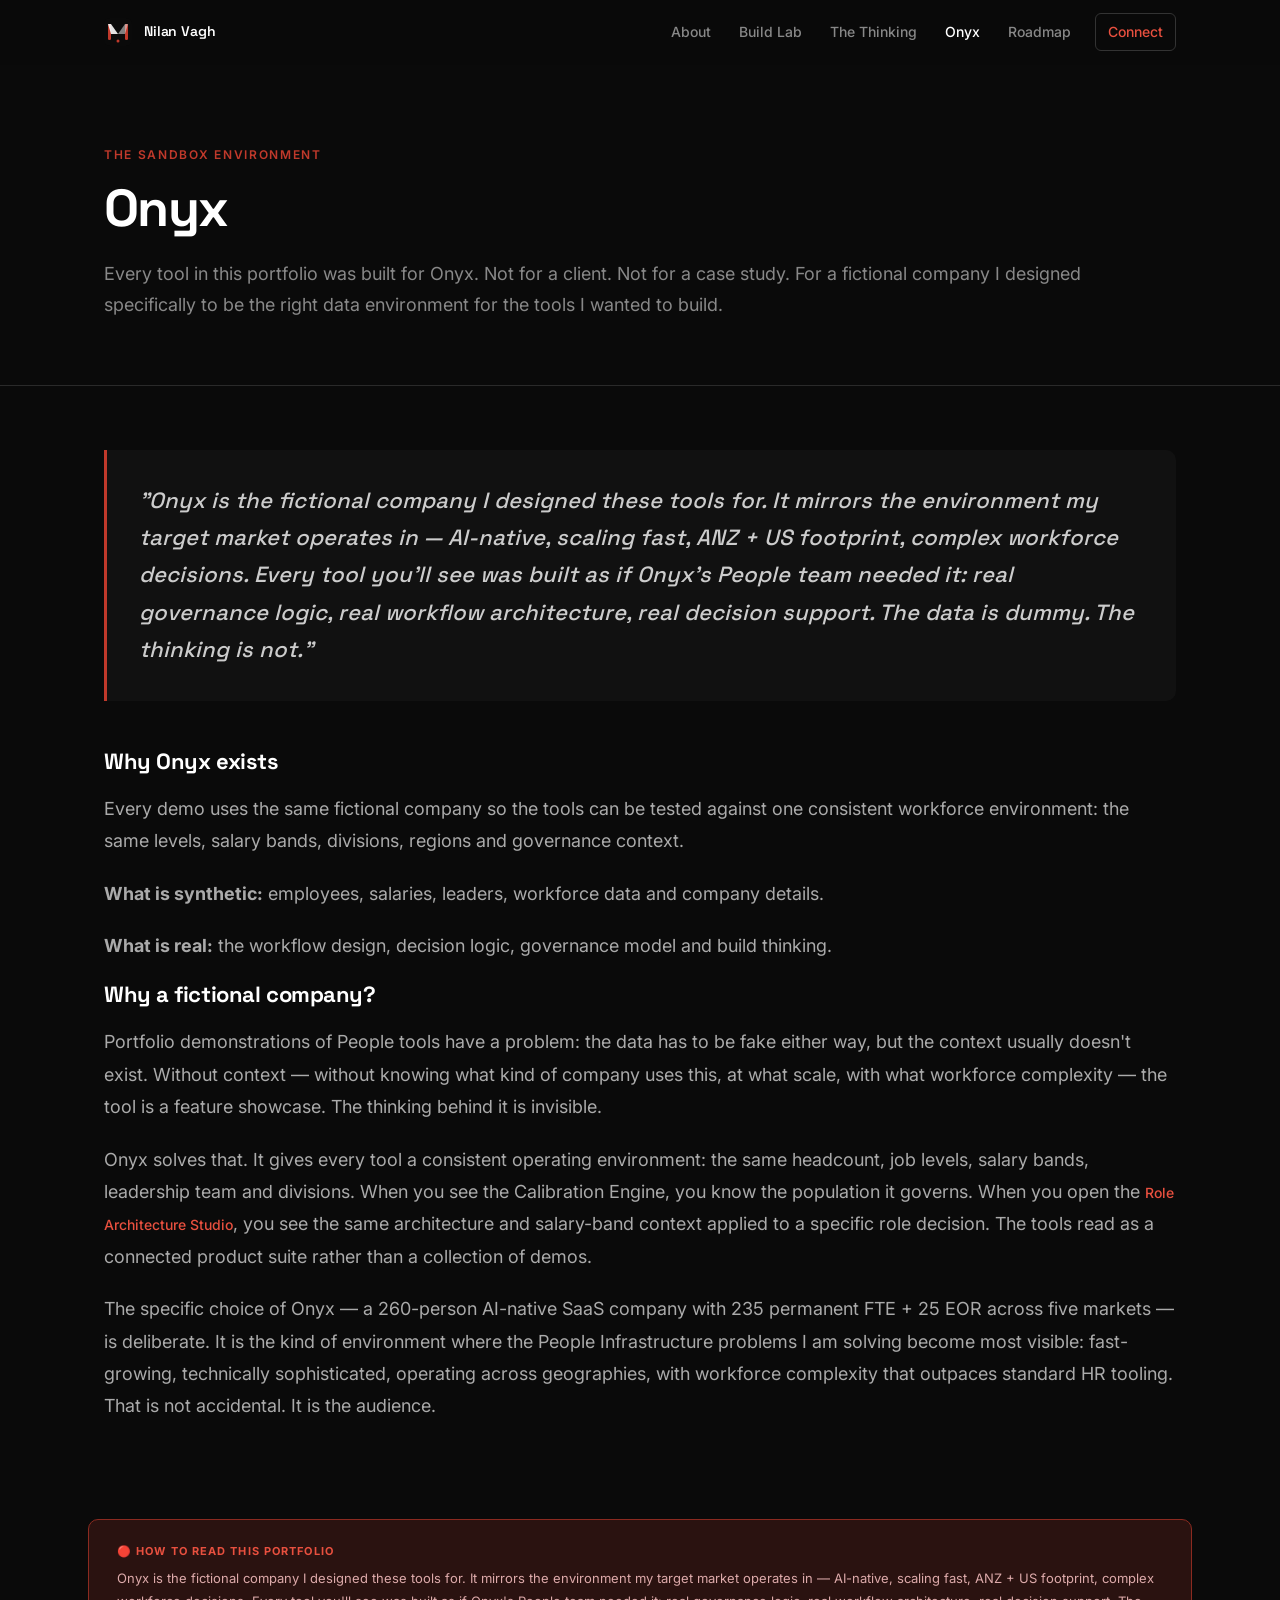
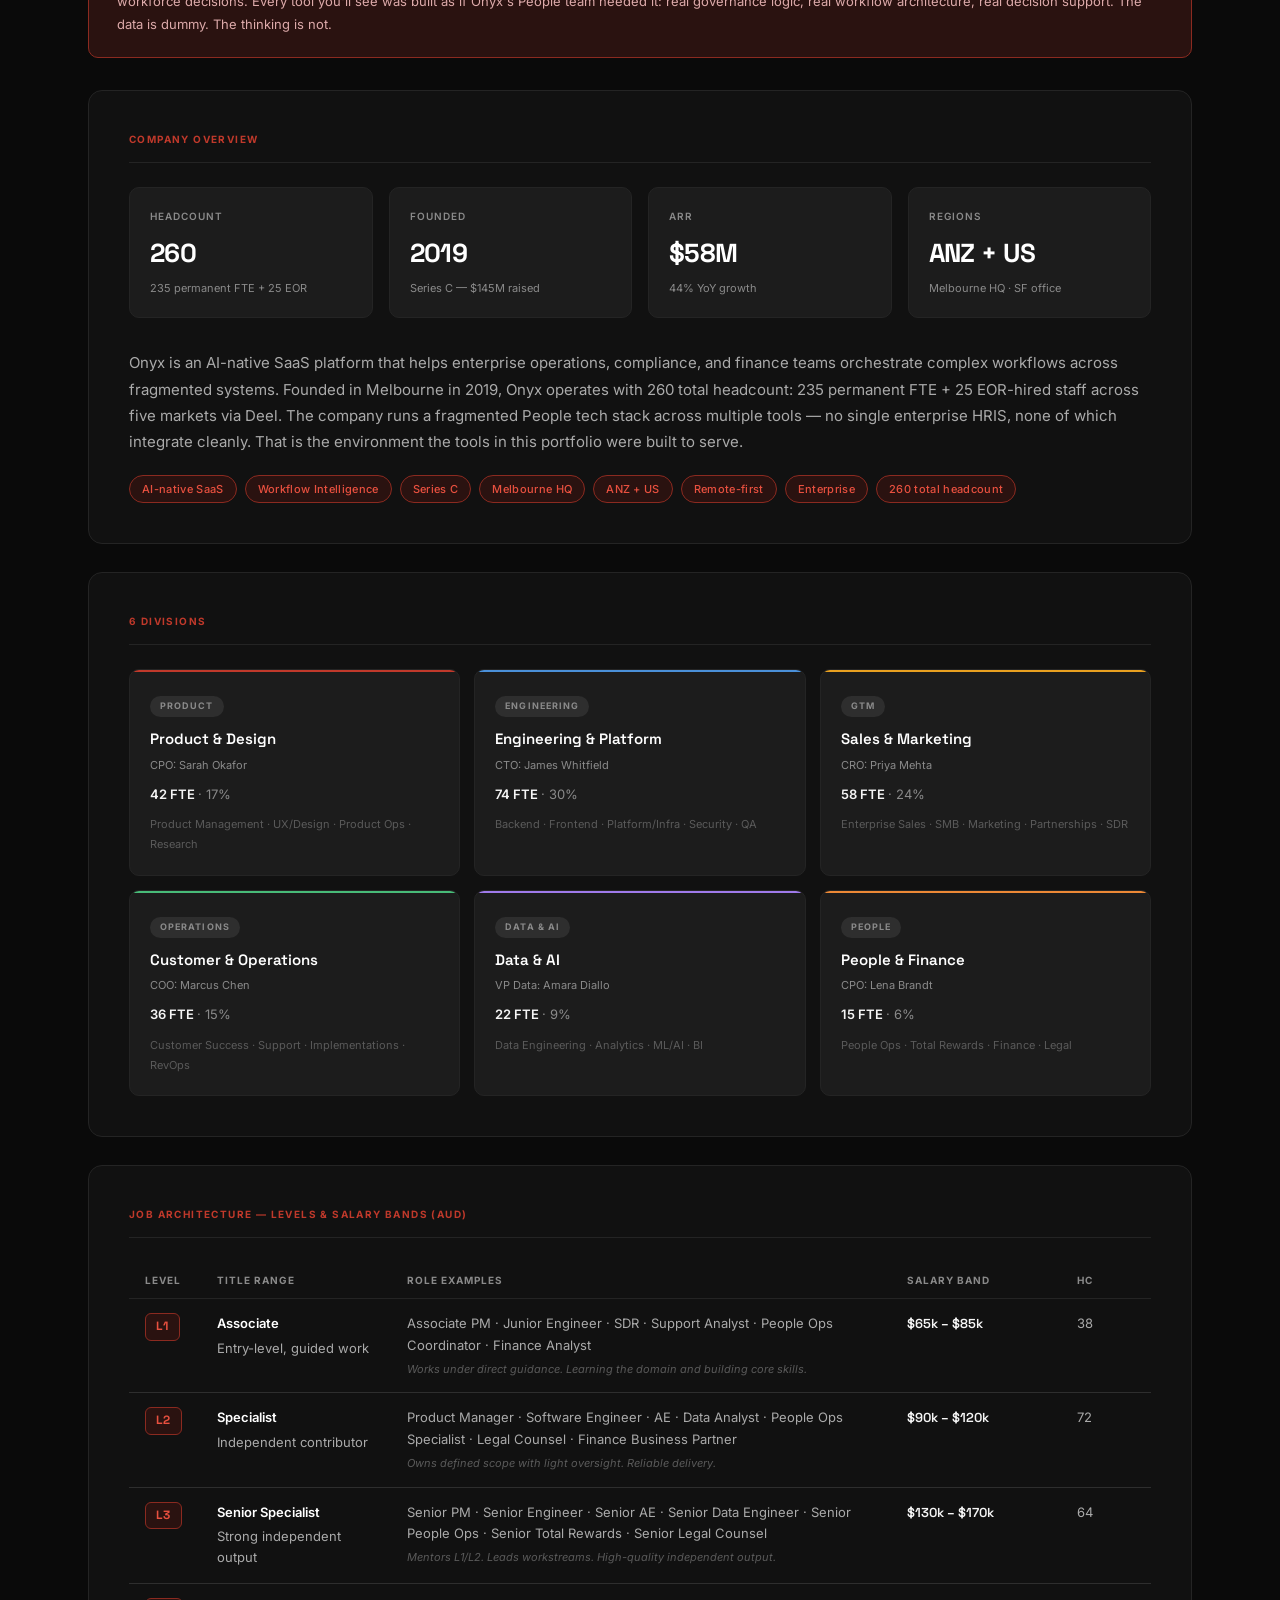
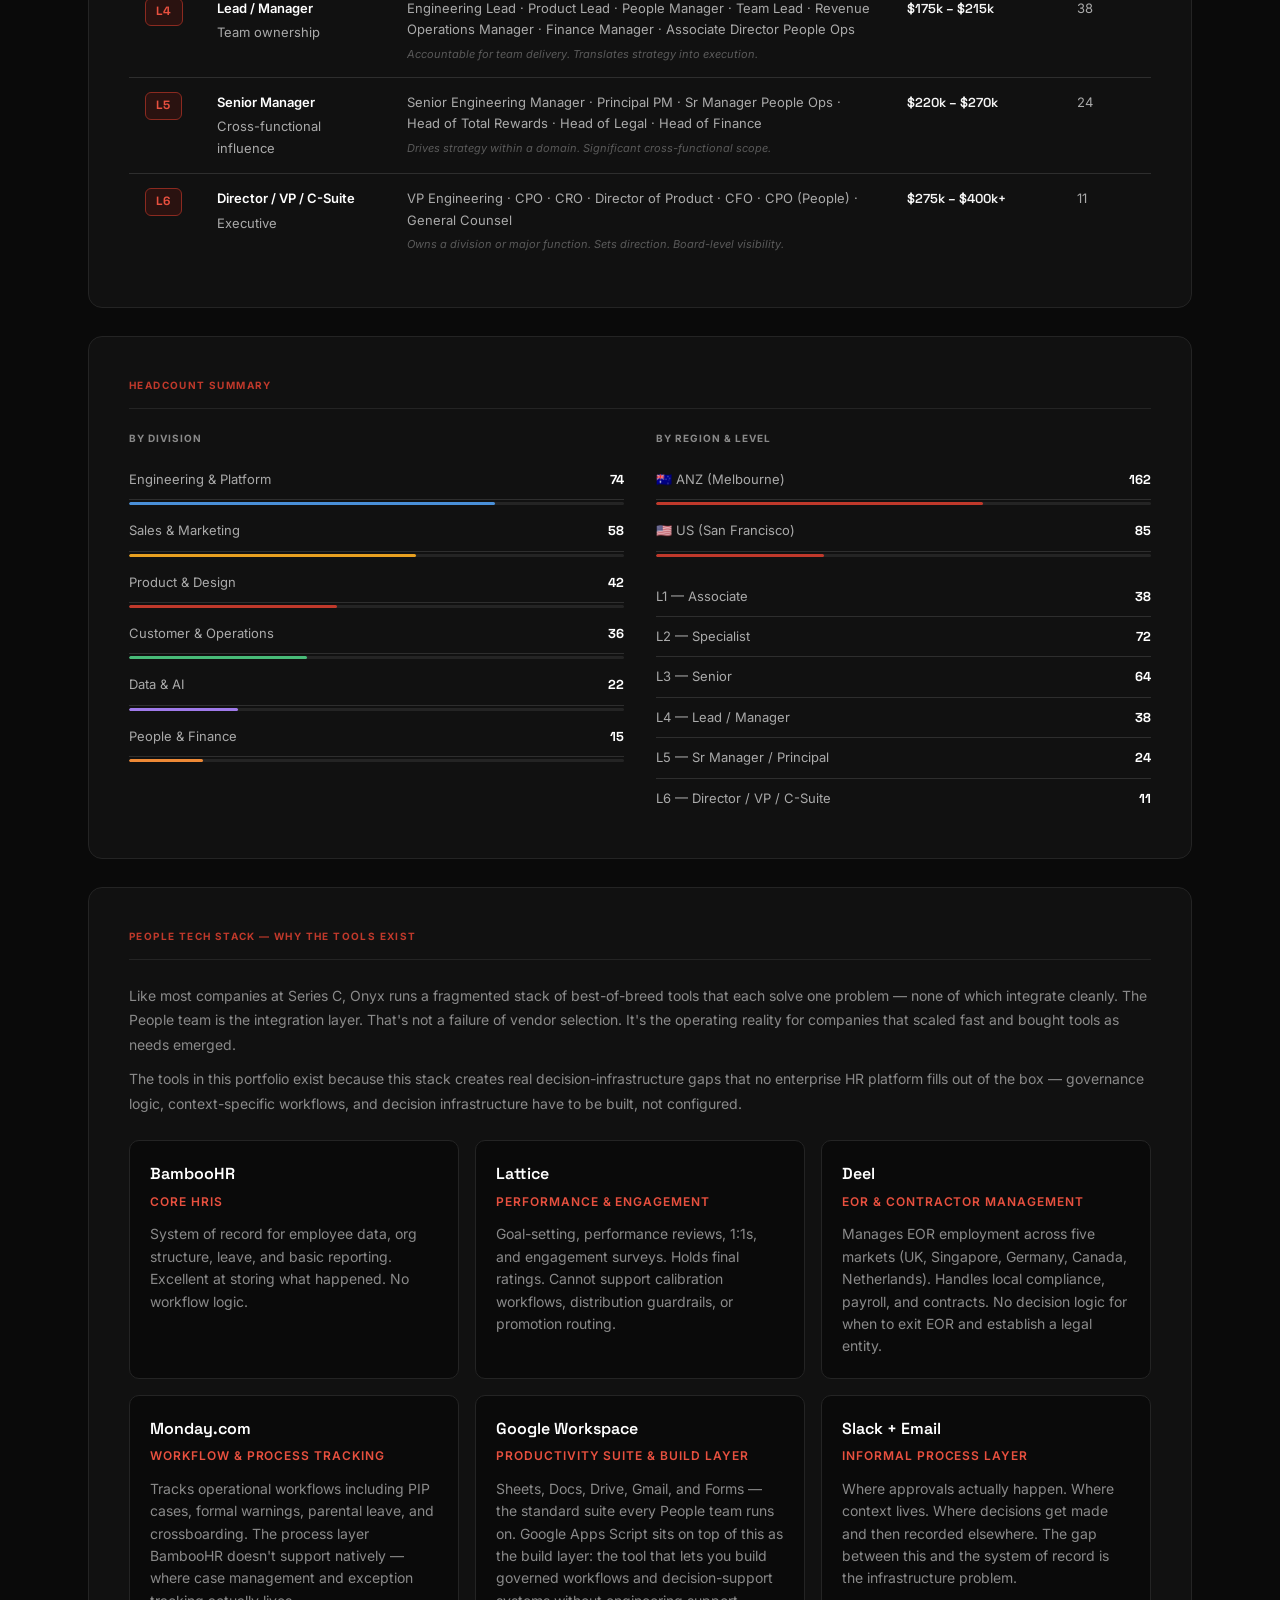
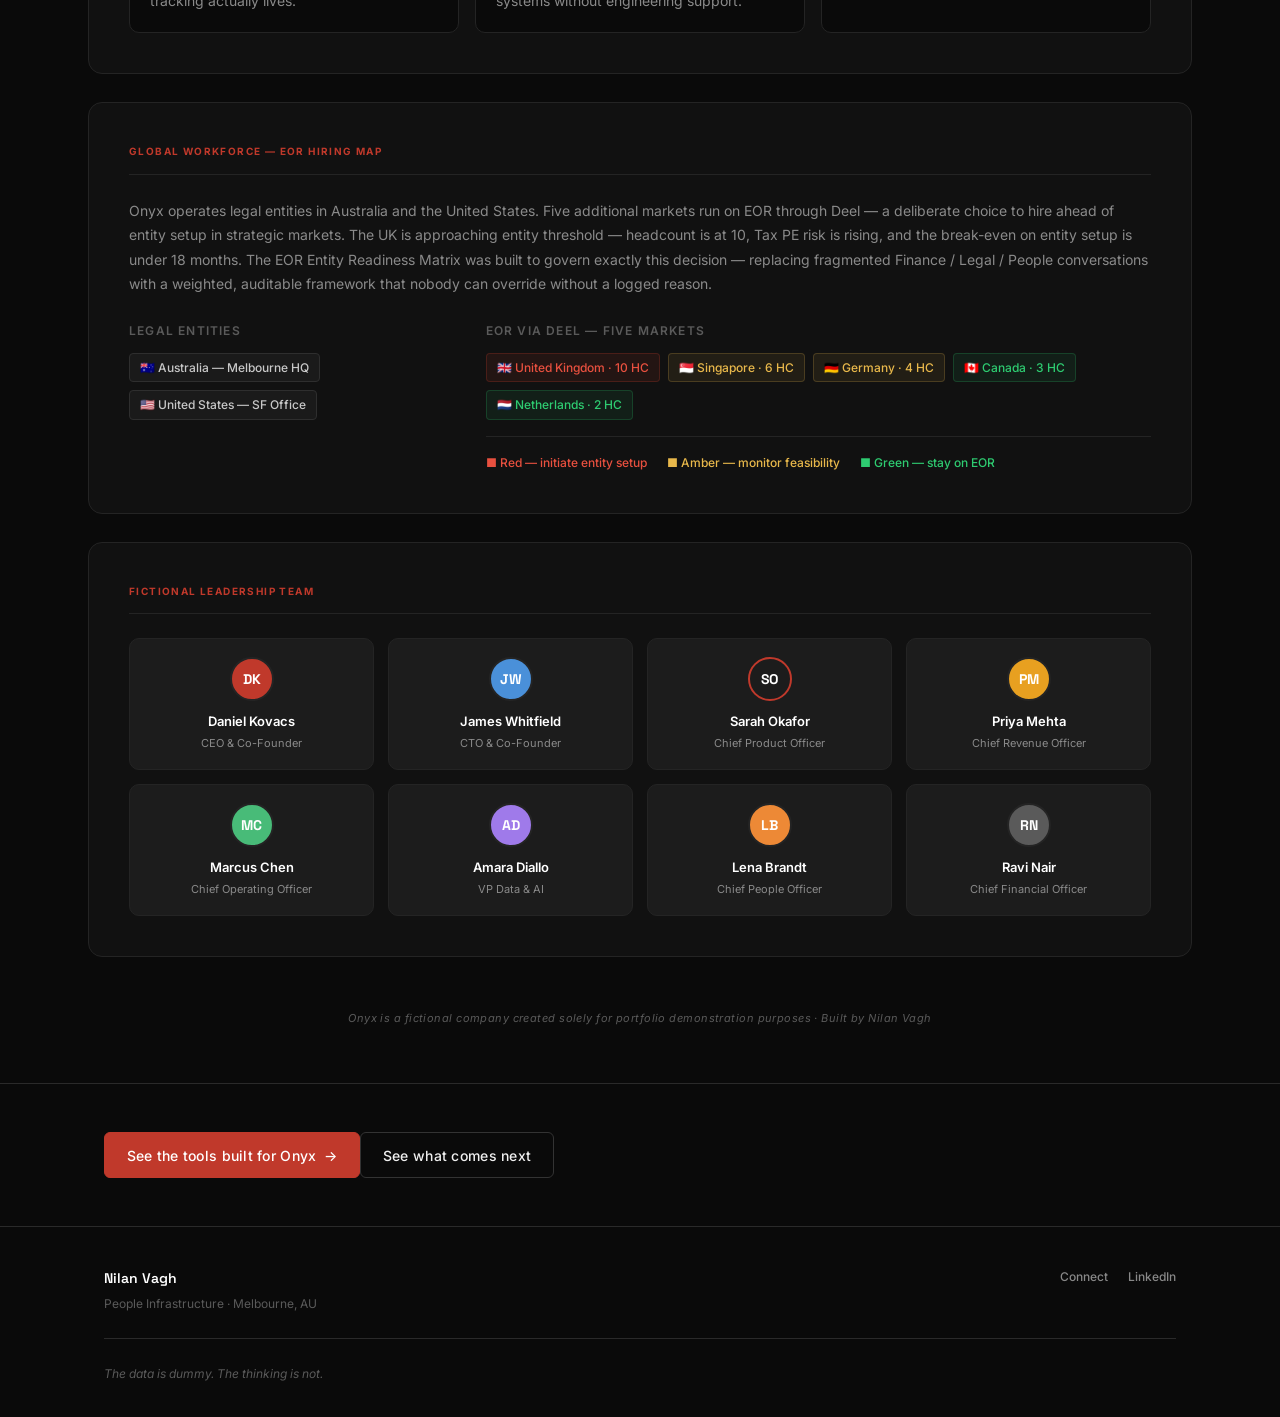
<file: onyx.html>
<!DOCTYPE html>
<html lang="en" data-page="onyx">
<head>
<meta charset="UTF-8">
<meta name="viewport" content="width=device-width, initial-scale=1.0">
<title>Onyx — Nilan Vagh Portfolio</title>
<meta name="description" content="Onyx is the fictional 260-person AI-native SaaS company powering every portfolio tool demo: 235 permanent FTE + 25 EOR across five markets. The data is dummy. The thinking is not.">
<link rel="preconnect" href="https://fonts.googleapis.com">
<link rel="preconnect" href="https://fonts.gstatic.com" crossorigin>
<link href="https://fonts.googleapis.com/css2?family=Inter:wght@300;400;500;600;700&family=Space+Grotesk:wght@400;500;600;700&display=swap" rel="stylesheet">
<link rel="stylesheet" href="style.css">
</head>
<body>

<!-- NAV -->
<header class="site-nav" id="site-nav">
  <div class="nav-inner">
    <a href="index.html" class="nav-logo">
      <svg width="28" height="28" viewBox="0 0 28 28" fill="none" aria-label="NV monogram">
        <rect width="28" height="28" rx="6" fill="#0A0A0A"/>
        <rect x="4" y="6" width="3" height="16" rx="1.2" fill="#C0392B"/>
        <rect x="21" y="6" width="3" height="16" rx="1.2" fill="#C0392B"/>
        <polygon points="4,6 7,6 14,16 7,16" fill="#F5F5F5" opacity="0.92"/>
        <polygon points="24,6 21,6 14,16 21,16" fill="#F5F5F5" opacity="0.5"/>
        <circle cx="14" cy="23" r="1.5" fill="#C0392B"/>
      </svg>
      <span class="nav-name">Nilan Vagh</span>
    </a>
    <nav class="nav-links" role="navigation" aria-label="Main navigation">
      <a href="about.html" class="nav-link">About</a>
      <a href="builds.html" class="nav-link">Build Lab</a>
      <a href="thinking.html" class="nav-link">The Thinking</a>
      <a href="onyx.html" class="nav-link nav-link--active">Onyx</a>
      <a href="roadmap.html" class="nav-link">Roadmap</a>
      <a href="connect.html" class="nav-link nav-link--cta">Connect</a>
    </nav>
    <button class="nav-mobile-toggle" aria-label="Toggle navigation" aria-expanded="false">
      <span></span><span></span><span></span>
    </button>
  </div>
  <div class="nav-mobile-menu" id="mobile-menu" aria-hidden="true">
    <a href="about.html" class="nav-mobile-link">About</a>
    <a href="builds.html" class="nav-mobile-link">Build Lab</a>
    <a href="thinking.html" class="nav-mobile-link">The Thinking</a>
    <a href="onyx.html" class="nav-mobile-link">Onyx</a>
    <a href="roadmap.html" class="nav-mobile-link">Roadmap</a>
    <a href="connect.html" class="nav-mobile-link">Connect</a>
  </div>
</header>

<!-- PAGE HEADER -->
<section class="page-hero">
  <div class="container">
    <span class="page-eyebrow">The Sandbox Environment</span>
    <h1 class="page-title">Onyx</h1>
    <p class="page-hero-sub onyx-sub">Every tool in this portfolio was built for Onyx. Not for a client. Not for a case study. For a fictional company I designed specifically to be the right data environment for the tools I wanted to build.</p>
  </div>
</section>

<!-- ONYX COVER STORY -->
<section class="onyx-cover-section">
  <div class="container">
    <div class="onyx-cover-intro">
      <div class="onyx-cover-quote">
        "Onyx is the fictional company I designed these tools for. It mirrors the environment my target market operates in — AI-native, scaling fast, ANZ + US footprint, complex workforce decisions. Every tool you'll see was built as if Onyx's People team needed it: real governance logic, real workflow architecture, real decision support. The data is dummy. The thinking is not."
      </div>
    </div>

    <div class="onyx-why-section onyx-why-section--plain">
      <h2 class="about-h2">Why Onyx exists</h2>
      <p>Every demo uses the same fictional company so the tools can be tested against one consistent workforce environment: the same levels, salary bands, divisions, regions and governance context.</p>
      <p><strong>What is synthetic:</strong> employees, salaries, leaders, workforce data and company details.</p>
      <p><strong>What is real:</strong> the workflow design, decision logic, governance model and build thinking.</p>
    </div>

    <div class="onyx-why-section">
      <h2 class="about-h2">Why a fictional company?</h2>
      <p>Portfolio demonstrations of People tools have a problem: the data has to be fake either way, but the context usually doesn't exist. Without context — without knowing what kind of company uses this, at what scale, with what workforce complexity — the tool is a feature showcase. The thinking behind it is invisible.</p>
      <p>Onyx solves that. It gives every tool a consistent operating environment: the same headcount, job levels, salary bands, leadership team and divisions. When you see the Calibration Engine, you know the population it governs. When you open the <a href="onyx-role-architecture-studio.html" target="_blank" class="text-link">Role Architecture Studio</a>, you see the same architecture and salary-band context applied to a specific role decision. The tools read as a connected product suite rather than a collection of demos.</p>
      <p>The specific choice of Onyx — a 260-person AI-native SaaS company with 235 permanent FTE + 25 EOR across five markets — is deliberate. It is the kind of environment where the People Infrastructure problems I am solving become most visible: fast-growing, technically sophisticated, operating across geographies, with workforce complexity that outpaces standard HR tooling. That is not accidental. It is the audience.</p>
    </div>
  </div>
</section>

<!-- ONYX FOUNDATION — FULL DETAIL (from provided HTML, inlined) -->
<section class="onyx-foundation-section">
  <div id="onyx-foundation-embed">

    <div class="page-header" style="display:none;">
      <div class="page-header-eyebrow">Portfolio Sandbox · Company Foundation</div>
      <h2>Onyx</h2>
      <div style="font-family:'Space Grotesk',sans-serif;font-size:11px;font-weight:600;letter-spacing:0.2em;text-transform:uppercase;color:var(--red);margin-top:2px;">AI Workflow Intelligence</div>
      <p class="page-header-sub">A fictional 260-person AI-native SaaS company: 235 permanent FTE + 25 EOR across five markets. Created as the consistent data environment powering all portfolio tool demonstrations. Every employee, salary figure, and data point is entirely synthetic.</p>
    </div>

    <div class="container">

      <div class="portfolio-note">
        <strong>🔴 How to read this portfolio</strong>
        Onyx is the fictional company I designed these tools for. It mirrors the environment my target market operates in — AI-native, scaling fast, ANZ + US footprint, complex workforce decisions. Every tool you'll see was built as if Onyx's People team needed it: real governance logic, real workflow architecture, real decision support. The data is dummy. The thinking is not.
      </div>


      <!-- COMPANY OVERVIEW -->
      <div class="section">
        <div class="section-label">Company Overview</div>
        <div class="overview-grid">
          <div class="stat-card"><div class="label">Headcount</div><div class="value">260</div><div class="sub">235 permanent FTE + 25 EOR</div></div>
          <div class="stat-card"><div class="label">Founded</div><div class="value">2019</div><div class="sub">Series C — $145M raised</div></div>
          <div class="stat-card"><div class="label">ARR</div><div class="value">$58M</div><div class="sub">44% YoY growth</div></div>
          <div class="stat-card"><div class="label">Regions</div><div class="value">ANZ + US</div><div class="sub">Melbourne HQ · SF office</div></div>
        </div>
        <p class="company-desc">Onyx is an AI-native SaaS platform that helps enterprise operations, compliance, and finance teams orchestrate complex workflows across fragmented systems. Founded in Melbourne in 2019, Onyx operates with 260 total headcount: 235 permanent FTE + 25 EOR-hired staff across five markets via Deel. The company runs a fragmented People tech stack across multiple tools — no single enterprise HRIS, none of which integrate cleanly. That is the environment the tools in this portfolio were built to serve.</p>
        <div class="tag-row">
          <span class="tag">AI-native SaaS</span><span class="tag">Workflow Intelligence</span><span class="tag">Series C</span><span class="tag">Melbourne HQ</span><span class="tag">ANZ + US</span><span class="tag">Remote-first</span><span class="tag">Enterprise</span><span class="tag">260 total headcount</span>
        </div>
      </div>

      <!-- DIVISIONS -->
      <div class="section">
        <div class="section-label">6 Divisions</div>
        <div class="division-grid">
          <div class="division-card div-product"><div class="division-badge">Product</div><div class="division-name">Product & Design</div><div class="division-head">CPO: Sarah Okafor</div><div class="division-hc">42 FTE <span>· 17%</span></div><div class="division-teams">Product Management · UX/Design · Product Ops · Research</div></div>
          <div class="division-card div-eng"><div class="division-badge">Engineering</div><div class="division-name">Engineering & Platform</div><div class="division-head">CTO: James Whitfield</div><div class="division-hc">74 FTE <span>· 30%</span></div><div class="division-teams">Backend · Frontend · Platform/Infra · Security · QA</div></div>
          <div class="division-card div-gtm"><div class="division-badge">GTM</div><div class="division-name">Sales & Marketing</div><div class="division-head">CRO: Priya Mehta</div><div class="division-hc">58 FTE <span>· 24%</span></div><div class="division-teams">Enterprise Sales · SMB · Marketing · Partnerships · SDR</div></div>
          <div class="division-card div-ops"><div class="division-badge">Operations</div><div class="division-name">Customer & Operations</div><div class="division-head">COO: Marcus Chen</div><div class="division-hc">36 FTE <span>· 15%</span></div><div class="division-teams">Customer Success · Support · Implementations · RevOps</div></div>
          <div class="division-card div-data"><div class="division-badge">Data & AI</div><div class="division-name">Data & AI</div><div class="division-head">VP Data: Amara Diallo</div><div class="division-hc">22 FTE <span>· 9%</span></div><div class="division-teams">Data Engineering · Analytics · ML/AI · BI</div></div>
          <div class="division-card div-people"><div class="division-badge">People</div><div class="division-name">People & Finance</div><div class="division-head">CPO: Lena Brandt</div><div class="division-hc">15 FTE <span>· 6%</span></div><div class="division-teams">People Ops · Total Rewards · Finance · Legal</div></div>
        </div>
      </div>

      <!-- JOB LEVELS -->
      <div class="section">
        <div class="section-label">Job Architecture — Levels &amp; Salary Bands (AUD)</div>
        <table class="levels-table">
          <thead>
            <tr>
              <th style="width:72px;">Level</th>
              <th style="width:190px;">Title Range</th>
              <th>Role Examples</th>
              <th style="width:170px;">Salary Band</th>
              <th style="width:90px;">HC</th>
            </tr>
          </thead>
          <tbody>
            <tr><td><span class="level-badge">L1</span></td><td><span class="level-title">Associate</span>Entry-level, guided work</td><td>Associate PM · Junior Engineer · SDR · Support Analyst · People Ops Coordinator · Finance Analyst<div class="level-examples">Works under direct guidance. Learning the domain and building core skills.</div></td><td><span class="salary-range">$65k – $85k</span></td><td>38</td></tr>
            <tr><td><span class="level-badge">L2</span></td><td><span class="level-title">Specialist</span>Independent contributor</td><td>Product Manager · Software Engineer · AE · Data Analyst · People Ops Specialist · Legal Counsel · Finance Business Partner<div class="level-examples">Owns defined scope with light oversight. Reliable delivery.</div></td><td><span class="salary-range">$90k – $120k</span></td><td>72</td></tr>
            <tr><td><span class="level-badge">L3</span></td><td><span class="level-title">Senior Specialist</span>Strong independent output</td><td>Senior PM · Senior Engineer · Senior AE · Senior Data Engineer · Senior People Ops · Senior Total Rewards · Senior Legal Counsel<div class="level-examples">Mentors L1/L2. Leads workstreams. High-quality independent output.</div></td><td><span class="salary-range">$130k – $170k</span></td><td>64</td></tr>
            <tr><td><span class="level-badge">L4</span></td><td><span class="level-title">Lead / Manager</span>Team ownership</td><td>Engineering Lead · Product Lead · People Manager · Team Lead · Revenue Operations Manager · Finance Manager · Associate Director People Ops<div class="level-examples">Accountable for team delivery. Translates strategy into execution.</div></td><td><span class="salary-range">$175k – $215k</span></td><td>38</td></tr>
            <tr><td><span class="level-badge">L5</span></td><td><span class="level-title">Senior Manager</span>Cross-functional influence</td><td>Senior Engineering Manager · Principal PM · Sr Manager People Ops · Head of Total Rewards · Head of Legal · Head of Finance<div class="level-examples">Drives strategy within a domain. Significant cross-functional scope.</div></td><td><span class="salary-range">$220k – $270k</span></td><td>24</td></tr>
            <tr><td><span class="level-badge">L6</span></td><td><span class="level-title">Director / VP / C-Suite</span>Executive</td><td>VP Engineering · CPO · CRO · Director of Product · CFO · CPO (People) · General Counsel<div class="level-examples">Owns a division or major function. Sets direction. Board-level visibility.</div></td><td><span class="salary-range">$275k – $400k+</span></td><td>11</td></tr>
          </tbody>
        </table>
      </div>

      <!-- HEADCOUNT -->
      <div class="section">
        <div class="section-label">Headcount Summary</div>
        <div class="hc-grid">
          <div class="hc-block">
            <h4>By Division</h4>
            <div class="hc-row"><span>Engineering & Platform</span><span class="count">74</span></div>
            <div class="hc-bar-wrap"><div class="hc-bar" style="width:74%;background:#4A90D9;"></div></div>
            <div class="hc-row"><span>Sales & Marketing</span><span class="count">58</span></div>
            <div class="hc-bar-wrap"><div class="hc-bar" style="width:58%;background:#E8A020;"></div></div>
            <div class="hc-row"><span>Product & Design</span><span class="count">42</span></div>
            <div class="hc-bar-wrap"><div class="hc-bar" style="width:42%;background:#C0392B;"></div></div>
            <div class="hc-row"><span>Customer & Operations</span><span class="count">36</span></div>
            <div class="hc-bar-wrap"><div class="hc-bar" style="width:36%;background:#48BB78;"></div></div>
            <div class="hc-row"><span>Data & AI</span><span class="count">22</span></div>
            <div class="hc-bar-wrap"><div class="hc-bar" style="width:22%;background:#9F7AEA;"></div></div>
            <div class="hc-row"><span>People & Finance</span><span class="count">15</span></div>
            <div class="hc-bar-wrap"><div class="hc-bar" style="width:15%;background:#ED8936;"></div></div>
          </div>
          <div class="hc-block">
            <h4>By Region & Level</h4>
            <div class="hc-row"><span>🇦🇺 ANZ (Melbourne)</span><span class="count">162</span></div>
            <div class="hc-bar-wrap"><div class="hc-bar" style="width:66%;"></div></div>
            <div class="hc-row"><span>🇺🇸 US (San Francisco)</span><span class="count">85</span></div>
            <div class="hc-bar-wrap"><div class="hc-bar" style="width:34%;"></div></div>
            <div style="height:14px;"></div>
            <div class="hc-row"><span>L1 — Associate</span><span class="count">38</span></div>
            <div class="hc-row"><span>L2 — Specialist</span><span class="count">72</span></div>
            <div class="hc-row"><span>L3 — Senior</span><span class="count">64</span></div>
            <div class="hc-row"><span>L4 — Lead / Manager</span><span class="count">38</span></div>
            <div class="hc-row"><span>L5 — Sr Manager / Principal</span><span class="count">24</span></div>
            <div class="hc-row"><span>L6 — Director / VP / C-Suite</span><span class="count">11</span></div>
          </div>
        </div>
      </div>

      <!-- HR TECH STACK -->
      <div class="section">
        <div class="section-label">People Tech Stack — Why the tools exist</div>
        <div class="onyx-stack-intro">
          <p>Like most companies at Series C, Onyx runs a fragmented stack of best-of-breed tools that each solve one problem — none of which integrate cleanly. The People team is the integration layer. That's not a failure of vendor selection. It's the operating reality for companies that scaled fast and bought tools as needs emerged.</p>
          <p style="margin-top:10px;">The tools in this portfolio exist because this stack creates real decision-infrastructure gaps that no enterprise HR platform fills out of the box — governance logic, context-specific workflows, and decision infrastructure have to be built, not configured.</p>
        </div>
        <div class="stack-grid">
          <div class="stack-card">
            <div class="stack-card-tool">BambooHR</div>
            <div class="stack-card-role">Core HRIS</div>
            <div class="stack-card-desc">System of record for employee data, org structure, leave, and basic reporting. Excellent at storing what happened. No workflow logic.</div>
          </div>
          <div class="stack-card">
            <div class="stack-card-tool">Lattice</div>
            <div class="stack-card-role">Performance & Engagement</div>
            <div class="stack-card-desc">Goal-setting, performance reviews, 1:1s, and engagement surveys. Holds final ratings. Cannot support calibration workflows, distribution guardrails, or promotion routing.</div>
          </div>
          <div class="stack-card">
            <div class="stack-card-tool">Deel</div>
            <div class="stack-card-role">EOR & Contractor Management</div>
            <div class="stack-card-desc">Manages EOR employment across five markets (UK, Singapore, Germany, Canada, Netherlands). Handles local compliance, payroll, and contracts. No decision logic for when to exit EOR and establish a legal entity.</div>
          </div>
          <div class="stack-card">
            <div class="stack-card-tool">Monday.com</div>
            <div class="stack-card-role">Workflow &amp; Process Tracking</div>
            <div class="stack-card-desc">Tracks operational workflows including PIP cases, formal warnings, parental leave, and crossboarding. The process layer BambooHR doesn't support natively — where case management and exception tracking actually lives.</div>
          </div>
          <div class="stack-card">
            <div class="stack-card-tool">Google Workspace</div>
            <div class="stack-card-role">Productivity suite &amp; build layer</div>
            <div class="stack-card-desc">Sheets, Docs, Drive, Gmail, and Forms — the standard suite every People team runs on. Google Apps Script sits on top of this as the build layer: the tool that lets you build governed workflows and decision-support systems without engineering support.</div>
          </div>
          <div class="stack-card">
            <div class="stack-card-tool">Slack + Email</div>
            <div class="stack-card-role">Informal process layer</div>
            <div class="stack-card-desc">Where approvals actually happen. Where context lives. Where decisions get made and then recorded elsewhere. The gap between this and the system of record is the infrastructure problem.</div>
          </div>
        </div>
      </div>

      <!-- EOR HIRING CONTEXT -->
      <div class="section">
        <div class="section-label">Global Workforce — EOR Hiring Map</div>
        <div class="onyx-stack-intro">
          <p>Onyx operates legal entities in Australia and the United States. Five additional markets run on EOR through Deel — a deliberate choice to hire ahead of entity setup in strategic markets. The UK is approaching entity threshold — headcount is at 10, Tax PE risk is rising, and the break-even on entity setup is under 18 months. The EOR Entity Readiness Matrix was built to govern exactly this decision — replacing fragmented Finance / Legal / People conversations with a weighted, auditable framework that nobody can override without a logged reason.</p>
        </div>
        <div class="eor-grid">
          <div class="eor-entity">
            <div class="eor-entity-label">Legal entities</div>
            <div class="eor-entity-countries">
              <span class="eor-country eor-country--entity">🇦🇺 Australia — Melbourne HQ</span>
              <span class="eor-country eor-country--entity">🇺🇸 United States — SF Office</span>
            </div>
          </div>
          <div class="eor-eor">
            <div class="eor-entity-label">EOR via Deel — five markets</div>
            <div class="eor-entity-countries">
              <span class="eor-country eor-country--red">🇬🇧 United Kingdom · 10 HC</span>
              <span class="eor-country eor-country--amber">🇸🇬 Singapore · 6 HC</span>
              <span class="eor-country eor-country--amber">🇩🇪 Germany · 4 HC</span>
              <span class="eor-country eor-country--green">🇨🇦 Canada · 3 HC</span>
              <span class="eor-country eor-country--green">🇳🇱 Netherlands · 2 HC</span>
            </div>
            <div class="eor-legend">
              <span class="eor-legend-item eor-legend-red">■ Red — initiate entity setup</span>
              <span class="eor-legend-item eor-legend-amber">■ Amber — monitor feasibility</span>
              <span class="eor-legend-item eor-legend-green">■ Green — stay on EOR</span>
            </div>
          </div>
        </div>
      </div>
      <div class="section">
        <div class="section-label">Fictional Leadership Team</div>
        <div class="leadership-grid">
          <div class="leader-card"><div class="leader-avatar" style="background:#C0392B;">DK</div><div class="leader-name">Daniel Kovacs</div><div class="leader-title">CEO & Co-Founder</div></div>
          <div class="leader-card"><div class="leader-avatar" style="background:#4A90D9;">JW</div><div class="leader-name">James Whitfield</div><div class="leader-title">CTO & Co-Founder</div></div>
          <div class="leader-card"><div class="leader-avatar" style="background:#1C1C1C;border-color:#C0392B;">SO</div><div class="leader-name">Sarah Okafor</div><div class="leader-title">Chief Product Officer</div></div>
          <div class="leader-card"><div class="leader-avatar" style="background:#E8A020;">PM</div><div class="leader-name">Priya Mehta</div><div class="leader-title">Chief Revenue Officer</div></div>
          <div class="leader-card"><div class="leader-avatar" style="background:#48BB78;">MC</div><div class="leader-name">Marcus Chen</div><div class="leader-title">Chief Operating Officer</div></div>
          <div class="leader-card"><div class="leader-avatar" style="background:#9F7AEA;">AD</div><div class="leader-name">Amara Diallo</div><div class="leader-title">VP Data & AI</div></div>
          <div class="leader-card"><div class="leader-avatar" style="background:#ED8936;">LB</div><div class="leader-name">Lena Brandt</div><div class="leader-title">Chief People Officer</div></div>
          <div class="leader-card"><div class="leader-avatar" style="background:#5A5A5A;">RN</div><div class="leader-name">Ravi Nair</div><div class="leader-title">Chief Financial Officer</div></div>
        </div>
      </div>

      <div class="footer-note">
        Onyx is a fictional company created solely for portfolio demonstration purposes · Built by Nilan Vagh
      </div>

    </div><!-- /onyx container -->
  </div><!-- /onyx-foundation-embed -->
</section>

<!-- CTA -->
<section class="onyx-cta-section">
  <div class="container">
    <div class="onyx-cta-row">
      <a href="builds.html" class="btn btn--primary">See the tools built for Onyx <span aria-hidden="true">→</span></a>
      <a href="roadmap.html" class="btn btn--ghost">See what comes next</a>
    </div>
  </div>
</section>

<!-- FOOTER -->
<footer class="site-footer">
  <div class="container">
    <div class="footer-inner">
      <div class="footer-left">
        <span class="footer-name">Nilan Vagh</span>
        <span class="footer-role">People Infrastructure · Melbourne, AU</span>
      </div>
      <div class="footer-right">
        <a href="connect.html" class="footer-link">Connect</a>
        <a href="https://linkedin.com/in/nilanvagh" target="_blank" rel="noopener" class="footer-link">LinkedIn</a>
      </div>
    </div>
    <div class="footer-bottom">
      <span class="footer-note">The data is dummy. The thinking is not.</span>
    </div>
  </div>
</footer>

<script src="nav.js"></script>
</body>
</html>
</file>
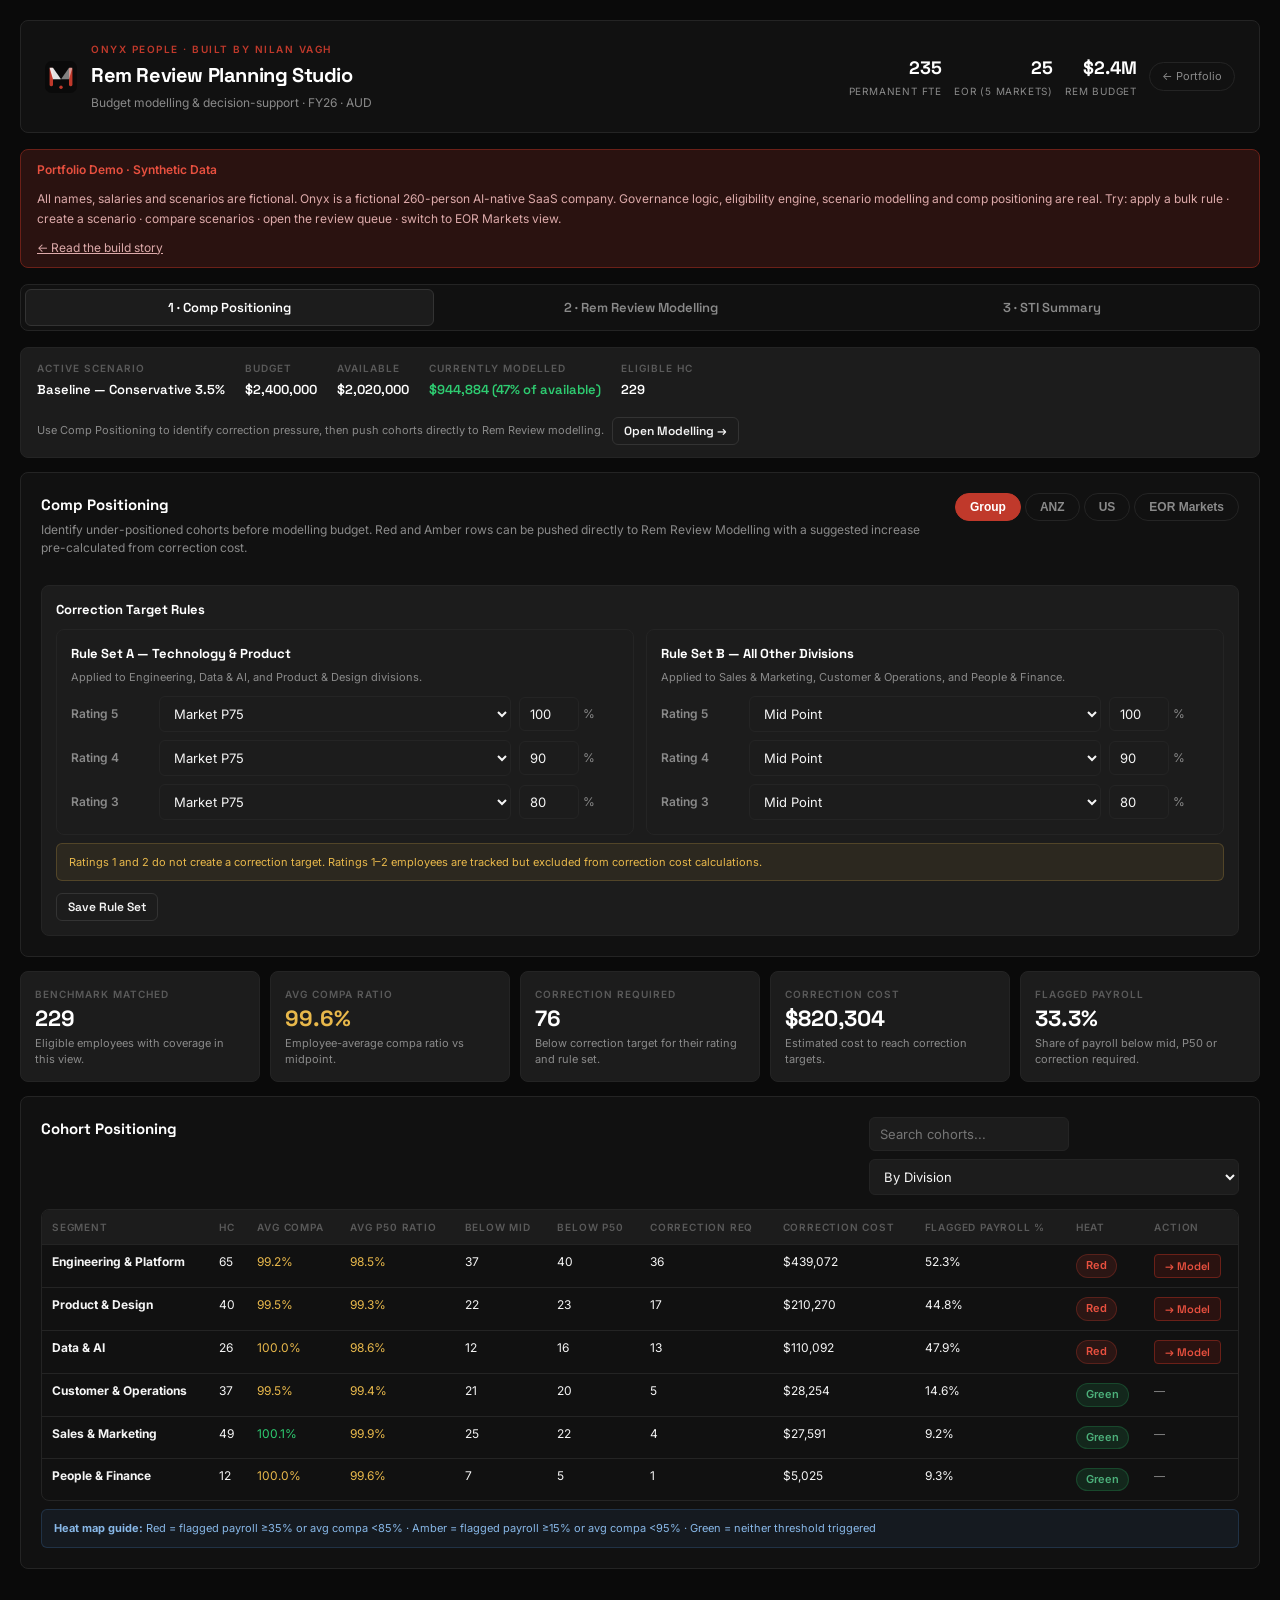
<file: rem-review-demo.html>
<!DOCTYPE html>
<html lang="en">
<head>
<meta charset="UTF-8">
<meta name="viewport" content="width=device-width, initial-scale=1.0">
<title>Rem Review Planning Studio — Onyx People</title>
<link rel="preconnect" href="https://fonts.googleapis.com">
<link rel="preconnect" href="https://fonts.gstatic.com" crossorigin>
<link href="https://fonts.googleapis.com/css2?family=Inter:wght@300;400;500;600&family=Space+Grotesk:wght@400;500;600;700&display=swap" rel="stylesheet">
<style>
:root{
  --black:#0A0A0A;--ink:#111111;--charcoal:#1C1C1C;--slate:#2E2E2E;
  --border:#242424;--border-lt:#333333;--mid:#5A5A5A;--mist:#8A8A8A;
  --white:#F5F5F5;--white-pure:#FFFFFF;
  --red:#C0392B;--red-light:#E8503F;--red-dim:#2A1210;--red-mid:#6B2018;
  --green:#2ECC71;--amber:#E8B84B;--blue:#4A90D9;--purple:#9F7AEA;
  --shadow:0 4px 24px rgba(0,0,0,0.5);--radius:8px;
  --font-display:'Space Grotesk',system-ui,sans-serif;
  --font-body:'Inter',system-ui,sans-serif;
}
*{box-sizing:border-box;margin:0;padding:0}
body{font-family:var(--font-body);background:var(--black);color:var(--white);font-size:14px;line-height:1.6}
.shell{max-width:1600px;margin:0 auto;padding:20px}

/* HERO */
.hero{display:flex;align-items:center;justify-content:space-between;gap:16px;padding:20px 24px;margin-bottom:16px;border-radius:var(--radius);background:var(--ink);border:1px solid var(--border);flex-wrap:wrap}
.hero-brand{display:flex;align-items:center;gap:14px}
.hero-meta{display:flex;flex-direction:column;gap:2px}
.hero-eyebrow{font-size:10px;font-weight:600;letter-spacing:0.15em;text-transform:uppercase;color:var(--red)}
.hero-title{font-family:var(--font-display);font-size:20px;font-weight:700;color:var(--white-pure);letter-spacing:-0.02em}
.hero-sub{font-size:12px;color:var(--mist)}
.hero-right{display:flex;align-items:center;gap:12px;flex-wrap:wrap}
.hero-stat{text-align:right}
.hero-stat-val{font-family:var(--font-display);font-size:18px;font-weight:700;color:var(--white-pure)}
.hero-stat-label{font-size:10px;color:var(--mist);text-transform:uppercase;letter-spacing:0.08em}
.hero-back{font-size:11px;color:var(--mist);text-decoration:none;border:1px solid var(--border);padding:5px 12px;border-radius:99px;transition:all 0.2s}
.hero-back:hover{border-color:var(--red);color:var(--red)}

/* DEMO BANNER */
.demo-banner{background:var(--red-dim);border:1px solid var(--red-mid);border-radius:var(--radius);padding:10px 16px;margin-bottom:16px;font-size:12px;color:#DDAAAA;display:flex;align-items:center;gap:10px;flex-wrap:wrap}
.demo-banner strong{color:var(--red-light);font-weight:600}
.demo-banner a{color:#DDAAAA;text-decoration:underline}

/* TABS */
.tabs-bar{display:flex;gap:4px;margin-bottom:16px;background:var(--ink);border:1px solid var(--border);border-radius:var(--radius);padding:4px}
.tab-btn{flex:1;padding:9px 12px;border:none;border-radius:6px;background:transparent;color:var(--mist);font-family:var(--font-display);font-size:13px;font-weight:600;cursor:pointer;transition:all 0.15s;text-align:center}
.tab-btn:hover{color:var(--white);background:rgba(255,255,255,0.05)}
.tab-btn.active{background:var(--charcoal);color:var(--white-pure);border:1px solid var(--border-lt)}

/* VIEW SWITCHER */
.view-switcher{display:flex;gap:4px;flex-wrap:wrap}
.view-btn{padding:6px 14px;border:1px solid var(--border);border-radius:99px;background:transparent;color:var(--mist);font-size:12px;font-weight:600;cursor:pointer;transition:all 0.15s}
.view-btn:hover{border-color:var(--border-lt);color:var(--white)}
.view-btn.active{background:var(--red);border-color:var(--red);color:var(--white-pure)}

/* PANELS */
.panel{background:var(--ink);border:1px solid var(--border);border-radius:var(--radius);padding:20px}
.panel.soft{background:var(--charcoal)}
.panel-title{font-family:var(--font-display);font-size:15px;font-weight:700;color:var(--white-pure);margin-bottom:4px}
.panel-sub{font-size:12px;color:var(--mist);line-height:1.5;margin-bottom:14px}
.section-head{display:flex;justify-content:space-between;align-items:flex-start;gap:12px;margin-bottom:14px;flex-wrap:wrap}
.section-head-left{flex:1}
.section-tools{display:flex;gap:8px;align-items:center;flex-wrap:wrap}

/* MODULE SPACING */
.module{margin-bottom:14px}
.top-gap{margin-top:14px}
.top-gap-sm{margin-top:8px}

/* GRID LAYOUTS */
.grid-2{display:grid;grid-template-columns:1fr 1fr;gap:14px}
.grid-3{display:grid;grid-template-columns:1fr 1fr 1fr;gap:14px}
.grid-layout{display:grid;grid-template-columns:1.3fr 1fr;gap:14px}
.cards-grid{display:grid;grid-template-columns:repeat(auto-fit,minmax(180px,1fr));gap:10px}
.cards-grid-sm{display:grid;grid-template-columns:repeat(auto-fit,minmax(150px,1fr));gap:8px}

/* STAT CARDS */
.stat-card{background:var(--charcoal);border:1px solid var(--border);border-radius:var(--radius);padding:14px}
.stat-label{font-size:10px;font-weight:600;text-transform:uppercase;letter-spacing:0.1em;color:var(--mid);margin-bottom:4px}
.stat-value{font-family:var(--font-display);font-size:22px;font-weight:700;color:var(--white-pure);line-height:1.1}
.stat-detail{font-size:11px;color:var(--mist);margin-top:6px;line-height:1.4}
.stat-value.danger{color:var(--red-light)}
.stat-value.success{color:var(--green)}
.stat-value.warn{color:var(--amber)}

/* FORM ELEMENTS */
.field-grid{display:grid;grid-template-columns:repeat(auto-fit,minmax(155px,1fr));gap:10px}
.field-grid-wide{display:grid;grid-template-columns:repeat(auto-fit,minmax(200px,1fr));gap:10px}
label.field{display:flex;flex-direction:column;gap:5px;font-size:11px;font-weight:600;text-transform:uppercase;letter-spacing:0.08em;color:var(--mid)}
input,select,textarea{background:var(--charcoal);border:1px solid var(--border);border-radius:6px;padding:8px 10px;color:var(--white);font-family:var(--font-body);font-size:13px;width:100%;transition:border-color 0.15s}
input:focus,select:focus,textarea:focus{outline:none;border-color:var(--border-lt)}
textarea{min-height:72px;resize:vertical}
select option{background:var(--charcoal)}
.reserve-row{display:grid;grid-template-columns:1fr 120px;gap:8px}

/* BUTTONS */
.btn{display:inline-flex;align-items:center;gap:6px;padding:8px 16px;border-radius:6px;font-family:var(--font-display);font-size:13px;font-weight:600;cursor:pointer;border:1px solid transparent;transition:all 0.15s;white-space:nowrap}
.btn-row{display:flex;gap:8px;flex-wrap:wrap;align-items:center;margin-top:12px}
.btn-primary{background:var(--red);color:#fff;border-color:var(--red)}
.btn-primary:hover{background:var(--red-light);border-color:var(--red-light)}
.btn-secondary{background:var(--charcoal);color:var(--white);border-color:var(--border-lt)}
.btn-secondary:hover{border-color:var(--mist)}
.btn-ghost{background:transparent;color:var(--mist);border-color:var(--border)}
.btn-ghost:hover{color:var(--white);border-color:var(--border-lt)}
.btn-sm{padding:5px 11px;font-size:12px}
.btn[disabled]{opacity:0.5;cursor:not-allowed}

/* TOGGLE */
.toggle-label{display:inline-flex;align-items:center;gap:7px;font-size:12px;color:var(--mist);cursor:pointer}
.toggle-label input{width:auto}

/* NOTES */
.note{background:var(--red-dim);border:1px solid var(--red-mid);border-radius:6px;padding:10px 12px;font-size:12px;color:#DDAAAA;line-height:1.5}
.note.info{background:rgba(74,144,217,0.08);border-color:rgba(74,144,217,0.2);color:#88B8E8}
.note.success{background:rgba(46,204,113,0.08);border-color:rgba(46,204,113,0.2);color:#7EC8A0}
.note.warn{background:rgba(232,184,75,0.08);border-color:rgba(232,184,75,0.2);color:#E8B84B}

/* PILLS */
.pill{display:inline-block;padding:3px 9px;border-radius:99px;font-size:11px;font-weight:600}
.pill-default{background:rgba(255,255,255,0.08);color:var(--mist)}
.pill-eligible{background:rgba(46,204,113,0.12);color:#4CAF7A;border:1px solid rgba(46,204,113,0.2)}
.pill-ineligible{background:rgba(232,184,75,0.12);color:var(--amber);border:1px solid rgba(232,184,75,0.2)}
.pill-danger{background:rgba(192,57,43,0.15);color:var(--red-light);border:1px solid rgba(192,57,43,0.3)}
.pill-red{background:rgba(192,57,43,0.15);color:var(--red-light);border:1px solid rgba(192,57,43,0.3)}
.pill-amber{background:rgba(232,184,75,0.12);color:var(--amber);border:1px solid rgba(232,184,75,0.2)}
.pill-green{background:rgba(46,204,113,0.12);color:#4CAF7A;border:1px solid rgba(46,204,113,0.2)}

/* TABLES */
.table-wrap{border:1px solid var(--border);border-radius:var(--radius);overflow:hidden}
.table-wrap.scrollable{max-height:360px;overflow-y:auto}
table{width:100%;border-collapse:collapse;font-size:12px}
th{background:var(--charcoal);padding:9px 10px;text-align:left;font-size:10px;font-weight:600;text-transform:uppercase;letter-spacing:0.08em;color:var(--mid);border-bottom:1px solid var(--border);position:sticky;top:0;z-index:1}
td{padding:9px 10px;border-bottom:1px solid var(--border);color:var(--white);vertical-align:top;line-height:1.4}
tr:last-child td{border-bottom:none}
tr:hover td{background:rgba(255,255,255,0.02)}
.td-muted{color:var(--mist);font-size:11px}
.total-row td{background:rgba(255,255,255,0.04);font-weight:600;border-top:1px solid var(--border-lt)}

/* BAR CHARTS */
.bar-list{display:flex;flex-direction:column;gap:10px}
.bar-row{display:grid;grid-template-columns:140px 1fr 90px;gap:10px;align-items:center}
.bar-label{font-size:12px;color:var(--white);white-space:nowrap;overflow:hidden;text-overflow:ellipsis}
.bar-label small{display:block;font-size:10px;color:var(--mist)}
.bar-track{background:rgba(255,255,255,0.06);border-radius:99px;height:8px;overflow:hidden}
.bar-fill{height:100%;border-radius:99px;background:var(--red);transition:width 0.3s}
.bar-fill.blue{background:var(--blue)}
.bar-fill.green{background:var(--green)}
.bar-fill.amber{background:var(--amber)}
.bar-value{font-size:12px;font-weight:600;color:var(--white-pure);text-align:right}

/* WATERFALL */
.waterfall-track{display:flex;height:16px;border-radius:99px;overflow:hidden;background:rgba(255,255,255,0.06);margin:10px 0}
.wf-seg{height:100%}
.wf-reserve{background:#6B4FBB}
.wf-spend{background:var(--red)}
.wf-overspend{background:#FF4444}
.wf-remaining{background:#2ECC71}
.waterfall-legend{display:flex;gap:12px;flex-wrap:wrap;margin-top:8px;font-size:11px}
.wf-leg{display:flex;align-items:center;gap:5px;color:var(--mist)}
.wf-dot{width:8px;height:8px;border-radius:50%;flex-shrink:0}
.waterfall-values{display:grid;grid-template-columns:repeat(auto-fit,minmax(120px,1fr));gap:8px;margin-top:10px}
.wf-val{background:var(--charcoal);border-radius:6px;padding:8px 10px}
.wf-val-label{font-size:10px;color:var(--mid);text-transform:uppercase;letter-spacing:0.08em}
.wf-val-num{font-family:var(--font-display);font-size:16px;font-weight:700;color:var(--white-pure);margin-top:2px}

/* COMPARISON CARDS */
.comparison-grid{display:grid;grid-template-columns:repeat(auto-fit,minmax(240px,1fr));gap:12px}
.comparison-card{background:var(--charcoal);border:1px solid var(--border);border-radius:var(--radius);padding:16px}
.comparison-card.active{border-color:var(--red)}
.comp-track{background:rgba(255,255,255,0.06);border-radius:99px;height:6px;overflow:hidden;margin:8px 0}
.comp-fill{height:100%;border-radius:99px;background:var(--red)}

/* EOR MAP */
.eor-grid{display:grid;grid-template-columns:repeat(auto-fit,minmax(140px,1fr));gap:8px}
.eor-card{background:var(--charcoal);border:1px solid var(--border);border-radius:var(--radius);padding:12px}
.eor-flag{font-size:18px;margin-bottom:4px}
.eor-country{font-size:12px;font-weight:600;color:var(--white)}
.eor-hc{font-size:20px;font-weight:700;font-family:var(--font-display);color:var(--white-pure)}
.eor-status{font-size:10px;margin-top:4px}

/* RULE CARDS */
.rule-grid{display:grid;grid-template-columns:repeat(auto-fit,minmax(280px,1fr));gap:12px}
.rule-card{background:var(--charcoal);border:1px solid var(--border);border-radius:var(--radius);padding:14px}
.rule-row{display:grid;grid-template-columns:80px 1fr 100px;gap:8px;align-items:center;margin-bottom:8px}
.rule-row:last-child{margin-bottom:0}
.rule-rating{font-size:12px;font-weight:600;color:var(--mist)}
.rule-percent-wrap{display:flex;align-items:center;gap:4px}
.rule-percent-wrap span{color:var(--mist);font-size:12px}

/* MODAL */
.modal-bg{position:fixed;inset:0;background:rgba(0,0,0,0.75);z-index:100;display:flex;align-items:center;justify-content:center;padding:20px}
.modal-card{background:var(--ink);border:1px solid var(--border-lt);border-radius:var(--radius);width:min(900px,100%);max-height:85vh;overflow-y:auto;padding:20px}
.modal-header{display:flex;justify-content:space-between;align-items:flex-start;margin-bottom:16px}

/* TOAST */
.toast{position:fixed;bottom:20px;right:20px;background:var(--charcoal);border:1px solid var(--green);color:#4CAF7A;padding:10px 16px;border-radius:var(--radius);font-size:13px;font-weight:600;z-index:200;animation:slideIn 0.2s ease}
@keyframes slideIn{from{transform:translateY(10px);opacity:0}to{transform:translateY(0);opacity:1}}

/* DETAILS */
details{border:1px solid var(--border);border-radius:var(--radius);overflow:hidden}
details summary{padding:14px 16px;cursor:pointer;font-family:var(--font-display);font-size:14px;font-weight:600;color:var(--white);background:var(--ink);list-style:none;display:flex;align-items:center;justify-content:space-between}
details summary::-webkit-details-marker{display:none}
details summary::after{content:'›';font-size:18px;color:var(--mist);transition:transform 0.2s}
details[open] summary::after{transform:rotate(90deg)}
details .details-body{padding:16px;background:var(--ink);border-top:1px solid var(--border)}

/* SEARCH INPUT */
.search-wrap{position:relative}
.search-wrap input{padding-left:28px}
.search-icon{position:absolute;left:9px;top:50%;transform:translateY(-50%);color:var(--mist);font-size:12px}

/* LOADING */
.loading{display:flex;align-items:center;justify-content:center;padding:60px;color:var(--mist);font-size:14px;gap:10px}

/* EMPTY */
.empty{padding:30px;text-align:center;color:var(--mist);border:1px dashed var(--border);border-radius:var(--radius);font-size:13px}

/* PUSH TO MODELLING HIGHLIGHT */
#bulk-value.pushed{border-color:var(--red);box-shadow:0 0 0 2px rgba(192,57,43,0.2)}
#push-note{animation:fadeIn 0.3s ease}
@keyframes fadeIn{from{opacity:0;transform:translateY(-4px)}to{opacity:1;transform:translateY(0)}}

/* RESPONSIVE */
@media(max-width:900px){.grid-2,.grid-layout{grid-template-columns:1fr}.bar-row{grid-template-columns:100px 1fr 70px}}
@media(max-width:600px){.grid-3,.cards-grid{grid-template-columns:1fr 1fr}.tab-btn{font-size:11px;padding:7px 8px}}
</style>
</head>
<body>
<div class="shell">

  <!-- HERO -->
  <header class="hero">
    <div class="hero-brand">
      <svg width="32" height="32" viewBox="0 0 28 28" fill="none">
        <rect width="28" height="28" rx="6" fill="#0A0A0A"/>
        <rect x="4" y="6" width="3" height="16" rx="1.2" fill="#C0392B"/>
        <rect x="21" y="6" width="3" height="16" rx="1.2" fill="#C0392B"/>
        <polygon points="4,6 7,6 14,16 7,16" fill="#F5F5F5" opacity="0.92"/>
        <polygon points="24,6 21,6 14,16 21,16" fill="#F5F5F5" opacity="0.5"/>
        <circle cx="14" cy="23" r="1.5" fill="#C0392B"/>
      </svg>
      <div class="hero-meta">
        <div class="hero-eyebrow">Onyx People · Built by Nilan Vagh</div>
        <div class="hero-title">Rem Review Planning Studio</div>
        <div class="hero-sub">Budget modelling &amp; decision-support · FY26 · AUD</div>
      </div>
    </div>
    <div class="hero-right">
      <div class="hero-stat">
        <div class="hero-stat-val">235</div>
        <div class="hero-stat-label">Permanent FTE</div>
      </div>
      <div class="hero-stat">
        <div class="hero-stat-val">25</div>
        <div class="hero-stat-label">EOR (5 markets)</div>
      </div>
      <div class="hero-stat">
        <div class="hero-stat-val">$2.4M</div>
        <div class="hero-stat-label">Rem Budget</div>
      </div>
      <a href="builds.html" class="hero-back">← Portfolio</a>
    </div>
  </header>

  <!-- DEMO BANNER -->
  <div class="demo-banner">
    <strong>Portfolio Demo · Synthetic Data</strong>
    All names, salaries and scenarios are fictional. Onyx is a fictional 260-person AI-native SaaS company.
    Governance logic, eligibility engine, scenario modelling and comp positioning are real.
    Try: apply a bulk rule · create a scenario · compare scenarios · open the review queue · switch to EOR Markets view.
    <a href="builds.html">← Read the build story</a>
  </div>

  <!-- TABS -->
  <div class="tabs-bar">
    <button class="tab-btn active" onclick="setTab('COMP')">1 · Comp Positioning</button>
    <button class="tab-btn" onclick="setTab('MODELLING')">2 · Rem Review Modelling</button>
    <button class="tab-btn" onclick="setTab('STI')">3 · STI Summary</button>
  </div>

  <div id="app"><div class="loading">⟳ Loading Onyx FY26 data...</div></div>
  <div id="toast-container"></div>
  <div id="modal-container"></div>

</div>

<script>
// ================================================================
// ONYX SYNTHETIC DATA — FY26 (260 total: 235 FTE + 25 EOR)
// ================================================================
const FX={AUD:1,NZD:0.827,USD:1.401,GBP:1.915,SGD:1.048,EUR:1.535,CAD:1.032};
const CFG={base_currency:'AUD',fx_rates_json:JSON.stringify(FX),attrition_rates_json:JSON.stringify({Australia:0.2424,'New Zealand':0.2424,'United States':0.2165,'United Kingdom':0.18,'Singapore':0.15,'Germany':0.16,'Canada':0.19,'Netherlands':0.17}),attrition_realization_factor:'0.5'};

const DIVS=[
  {name:'Product & Design',hc:42,anzP:0.75},
  {name:'Engineering & Platform',hc:70,anzP:0.60},
  {name:'Sales & Marketing',hc:56,anzP:0.65},
  {name:'Customer & Operations',hc:36,anzP:0.80},
  {name:'Data & AI',hc:22,anzP:0.55},
  {name:'People & Finance',hc:9,anzP:0.89},
];

// EOR markets (outside ANZ/US legal entities)
const EOR_MARKETS=[
  {country:'United Kingdom',entity:'Onyx UK (EOR)',currency:'GBP',hc:10,flag:'🇬🇧',status:'Red'},
  {country:'Singapore',entity:'Onyx SG (EOR)',currency:'SGD',hc:6,flag:'🇸🇬',status:'Amber'},
  {country:'Germany',entity:'Onyx DE (EOR)',currency:'EUR',hc:4,flag:'🇩🇪',status:'Amber'},
  {country:'Canada',entity:'Onyx CA (EOR)',currency:'CAD',hc:3,flag:'🇨🇦',status:'Green'},
  {country:'Netherlands',entity:'Onyx NL (EOR)',currency:'EUR',hc:2,flag:'🇳🇱',status:'Green'},
];

const GRADE_SAL={L1:72000,L2:92000,L3:115000,L4:145000,L5:185000,L6:240000};
const GRADE_STI={L1:0.05,L2:0.08,L3:0.10,L4:0.15,L5:0.20,L6:0.25};
const GRADE_DIST={L1:0.12,L2:0.22,L3:0.28,L4:0.22,L5:0.11,L6:0.05};
const JOB_CAT={'Product & Design':'Product','Engineering & Platform':'Technology','Sales & Marketing':'Commercial','Customer & Operations':'Operations','Data & AI':'Technology','People & Finance':'Corporate'};
const FNS=['Alex','Sam','Jordan','Casey','Morgan','Riley','Taylor','Drew','Avery','Blake','Cameron','Dana','Emery','Finley','Grey','Harper','Indigo','Jules','Kendall','Lane','Marlowe','Nico','Ocean','Parker','Quinn','Reese','Sage','Tatum','Uma','Val','Wren','Xen','Yael','Zara','Ash','Bay','Cleo','Dax','Ezra','Flynn'];
const LNS=['Chen','Williams','Patel','Smith','Johnson','Brown','Taylor','Anderson','Martinez','Garcia','Lee','Wilson','Moore','Jackson','Harris','Thompson','White','Lopez','Robinson','Clark','Lewis','Walker','Hall','Young','King','Wright','Scott','Torres','Nguyen','Hill'];

function lcg(s){let v=s>>>0;return()=>{v=(Math.imul(1664525,v)+1013904223)>>>0;return v/0xffffffff}}
function pickW(map,r){const k=Object.keys(map);let c=0,v=r();for(const i of k){c+=map[i];if(v<=c)return i}return k[k.length-1]}

function buildEmployees(){
  const emps=[];let id=1001;const rand=lcg(42);
  // FTE employees (235)
  for(const div of DIVS){
    const anzN=Math.round(div.hc*div.anzP);
    for(let i=0;i<div.hc;i++){
      const isUS=i>=anzN;
      const country=isUS?'United States':(rand()<0.18?'New Zealand':'Australia');
      const entity=country==='United States'?'Onyx US':(country==='New Zealand'?'Onyx NZ':'Onyx AU');
      const cur=country==='United States'?'USD':(country==='New Zealand'?'NZD':'AUD');
      const fx=FX[cur];const grade=pickW(GRADE_DIST,rand);
      const salAUD=GRADE_SAL[grade]*(0.88+rand()*0.24);const salLocal=salAUD/fx;
      const isRecent=rand()<0.08;
      const hireY=isRecent?2026:(2020+Math.floor(rand()*5));
      const hireM=isRecent?(4+Math.floor(rand()*3)):(Math.floor(rand()*12)+1);
      const hireD=Math.floor(rand()*28)+1;
      const hireDate=`${hireY}-${String(hireM).padStart(2,'0')}-${String(hireD).padStart(2,'0')}`;
      const onLeave=rand()<0.05;const leaveDays=onLeave?Math.floor(rand()*120):0;
      const hasChange=!isRecent&&rand()<0.06;
      const empType=rand()<0.92?'Full Time':'Part Time';
      const stdH=country==='Australia'?38:40;const hoursW=empType==='Part Time'?24:stdH;
      const fte=hoursW/stdH;const salRemit=salLocal*fte;const salRemitAUD=salRemit*fx;
      emps.push({employee_id:String(id++),employee_name:`${FNS[Math.floor(rand()*FNS.length)]} ${LNS[Math.floor(rand()*LNS.length)]}`,hire_date:hireDate,employment_type:empType,division:div.name,department:div.name,job_title:`${grade} ${JOB_CAT[div.name]} Specialist`,pay_grade:grade,job_category:JOB_CAT[div.name],gender:rand()<0.50?'Male':(rand()<0.07?'Non-binary':'Female'),country,planning_region:isUS?'US':'ANZ',pl_entity:entity,employment_entity:entity,currency_code:cur,salary_annualised_reference:Math.round(salLocal),salary_annualised_reference_aud:Math.round(salAUD),hours_worked:hoursW,standard_hours:stdH,fte:Math.round(fte*10000)/10000,fx_rate_to_aud:fx,salary_remit:Math.round(salRemit),salary_remit_aud:Math.round(salRemitAUD),sti_target_pct_final:GRADE_STI[grade],sti_target_source:'EMPLOYEE_MASTER',termination_date:'',is_eor:false,_isRecent:isRecent,_onLeave:onLeave,_leaveDays:leaveDays,_hasChange:hasChange});
    }
  }
  // EOR employees (25) — distributed across EOR markets
  let eorDivIdx=0;
  for(const mkt of EOR_MARKETS){
    const mktRand=lcg(id);
    for(let i=0;i<mkt.hc;i++){
      const div=DIVS[eorDivIdx%DIVS.length];eorDivIdx++;
      const grade=pickW(GRADE_DIST,mktRand);
      const salAUD=GRADE_SAL[grade]*(0.9+mktRand()*0.2);
      const fx=FX[mkt.currency];const salLocal=salAUD/fx;
      const hireY=2021+Math.floor(mktRand()*4);const hireM=Math.floor(mktRand()*12)+1;
      const hireDate=`${hireY}-${String(hireM).padStart(2,'0')}-15`;
      const empType='Full Time';const fte=1;
      emps.push({employee_id:String(id++),employee_name:`${FNS[Math.floor(mktRand()*FNS.length)]} ${LNS[Math.floor(mktRand()*LNS.length)]}`,hire_date:hireDate,employment_type:empType,division:div.name,department:div.name,job_title:`${grade} ${JOB_CAT[div.name]} Specialist`,pay_grade:grade,job_category:JOB_CAT[div.name],gender:mktRand()<0.5?'Male':'Female',country:mkt.country,planning_region:'EOR',pl_entity:mkt.entity,employment_entity:mkt.entity,currency_code:mkt.currency,salary_annualised_reference:Math.round(salLocal),salary_annualised_reference_aud:Math.round(salAUD),hours_worked:40,standard_hours:40,fte:1,fx_rate_to_aud:fx,salary_remit:Math.round(salLocal),salary_remit_aud:Math.round(salAUD),sti_target_pct_final:GRADE_STI[grade],sti_target_source:'EMPLOYEE_MASTER',termination_date:'',is_eor:true,_isRecent:false,_onLeave:false,_leaveDays:0,_hasChange:false});
    }
  }
  return emps;
}

function buildEligibility(emps){
  const cutoff=new Date('2026-03-31');
  return emps.map(e=>{
    // EOR employees are included in eligibility but noted
    let status='Eligible',reason='ELIGIBLE';
    const hd=new Date(e.hire_date);
    if(e._isRecent||hd>cutoff){status='Ineligible - Hire Date';reason='HIRE_DATE_AFTER_CUTOFF';}
    else if(e._hasChange){status='Ineligible - Recent Change';reason='RECENT_CHANGE';}
    else if(e._onLeave&&e._leaveDays<90){status='Ineligible - Parental Leave Service <90d';reason='PARENTAL_LEAVE_SERVICE_LT_90';}
    else if(e._onLeave){status='Eligible - Parental Leave';reason='PARENTAL_LEAVE_ELIGIBLE';}
    return{employee_id:e.employee_id,employee_name:e.employee_name,employment_type:e.employment_type,hire_date:e.hire_date,eligibility_status:status,eligibility_reason_code:reason,base_eligibility_status:status,base_eligibility_reason_code:reason,recent_change_trace:e._hasChange?'PAY_RATE_CHANGE @ 2026-04-15':'',parental_leave_worked_days:e._onLeave?e._leaveDays:null,blocking_issue_count:0,manual_override_applied:'FALSE',manual_override_note:''};
  });
}

function buildRemRows(emps,eligResults,scenario,rules,overrides){
  const em={};eligResults.forEach(e=>{em[e.employee_id]=e});
  const om={};(overrides||[]).filter(o=>o.scenario_id===scenario.scenario_id).forEach(o=>{om[o.employee_id]=o});
  return emps.map(emp=>{
    const elig=em[emp.employee_id];const isElig=elig&&/^Eligible/.test(elig.eligibility_status);
    let mode='',val=0,trace='';
    if(isElig){
      for(const rule of(rules||[])){
        if(rule.scenario_id!==scenario.scenario_id||rule.active==='FALSE')continue;
        let f={};try{f=JSON.parse(rule.filter_json||'{}')}catch(e){}
        if(Object.keys(f).every(k=>!f[k]||f[k]==='All'||emp[k]===f[k])){mode=rule.mode.toUpperCase();val=Number(rule.value)||0;trace=rule.description||'';}
      }
      const ov=om[emp.employee_id];if(ov){mode=ov.mode.toUpperCase();val=Number(ov.value)||0;trace='Row override';}
    }
    let inc=0,incPct=0;
    if(isElig&&mode==='PERCENT'){incPct=val;inc=Math.round((emp.salary_remit||0)*val*100)/100;}
    else if(isElig&&mode==='AMOUNT'){inc=val;incPct=emp.salary_remit?val/emp.salary_remit:0;}
    const incAUD=Math.round(inc*(emp.fx_rate_to_aud||1)*100)/100;
    return{scenario_id:scenario.scenario_id,scenario_name:scenario.scenario_name,employee_id:emp.employee_id,employee_name:emp.employee_name,division:emp.division,job_category:emp.job_category,pay_grade:emp.pay_grade,gender:emp.gender,country:emp.country,planning_region:emp.planning_region,pl_entity:emp.pl_entity,employment_entity:emp.employment_entity,currency_code:emp.currency_code,salary_remit:emp.salary_remit,salary_remit_aud:emp.salary_remit_aud,eligibility_status:elig?elig.eligibility_status:'Data Issue',applied_mode:mode,applied_value:val,increase_percent:Math.round(incPct*1e6)/1e6,increase_amount:inc,increase_amount_aud:incAUD,new_salary_remit:Math.round(((emp.salary_remit||0)+inc)*100)/100,new_salary_remit_aud:Math.round(((emp.salary_remit_aud||0)+incAUD)*100)/100,row_override_applied:om[emp.employee_id]?'TRUE':'FALSE',cohort_rule_trace:trace};
  });
}

function buildSTI(emps){
  const rand=lcg(77);const fyD=366;const fyStart=new Date('2025-07-01');const fyEnd=new Date('2026-06-30');
  const out=[];
  for(const e of emps){
    if(e.employment_type==='Casual')continue;
    const hd=new Date(e.hire_date);const segStart=hd>fyStart?hd:fyStart;
    const segD=Math.floor((fyEnd-segStart)/86400000)+1;
    if(e._onLeave&&e._leaveDays<90){out.push({...e,sti_status:'Ineligible - Parental Leave Service <90d',sti_assumption_status:'',segment_count:0,final_sti_amount:0,final_sti_amount_aud:0});continue;}
    const stiAmt=Math.round((e.salary_annualised_reference||0)*(e.fte||1)*(e.sti_target_pct_final||0)*(segD/fyD)*100)/100;
    const stiAUD=Math.round(stiAmt*(e.fx_rate_to_aud||1)*100)/100;
    const hasAssump=rand()<0.12;
    out.push({employee_id:e.employee_id,employee_name:e.employee_name,division:e.division,job_category:e.job_category,pay_grade:e.pay_grade,country:e.country,planning_region:e.planning_region,pl_entity:e.pl_entity,employment_entity:e.employment_entity,currency_code:e.currency_code,salary_annualised_reference:e.salary_annualised_reference,salary_annualised_reference_aud:e.salary_annualised_reference_aud,fte:e.fte,sti_target_pct:e.sti_target_pct_final,sti_status:'Eligible',sti_assumption_status:hasAssump?'STI Assumption Applied':'',segment_count:1,final_sti_amount:stiAmt,final_sti_amount_aud:stiAUD});
  }
  return out;
}

function buildCompRows(emps,remRows){
  // Realistic benchmark seeding:
  // - Midpoint: centred on salary, ±10% variance → compa ratio ~0.90–1.10
  // - P50: seeded independently around salary with tight variance
  //   so ~40-45% of employees fall below P50 (realistic market spread)
  // - P75: 10-18% above P50
  // - correction_required uses ACTIVE comp rules from S.compRules
  const rand=lcg(55);const rm={};remRows.forEach(r=>{rm[r.employee_id]=r});
  return emps.filter(e=>{const r=rm[e.employee_id];return r&&/^Eligible/.test(r.eligibility_status)}).map(e=>{
    // Midpoint: ±10% around actual salary → realistic compa spread
    const midVariance=0.90+rand()*0.20; // 0.90–1.10 → compa 0.91–1.11
    const mid=Math.round(e.salary_annualised_reference/midVariance);

    // P50: independently seeded close to salary, slight upward market bias
    // Range: salary × 0.94–1.08 → ~45% below P50, ~55% above
    const p50Multiplier=0.94+rand()*0.14;
    const p50=Math.round(e.salary_annualised_reference*p50Multiplier);

    // P75: 10–18% above P50
    const p75=Math.round(p50*(1.10+rand()*0.08));

    const cr=e.salary_annualised_reference/mid;
    const ctp50=e.salary_annualised_reference/p50;
    const ctp75=e.salary_annualised_reference/p75;

    // Ratings: realistic bell curve skewed to 3-4
    const ratingRoll=rand();
    const rating=ratingRoll<0.05?2:ratingRoll<0.30?3:ratingRoll<0.72?4:ratingRoll<0.93?5:2;

    // correction_required: uses active comp rules from S.compRules
    // Determine rule group for this employee
    const isTechProd=['Technology','Product'].includes(e.job_category);
    const ruleGroup=isTechProd?'TECH_PRODUCT':'OTHER';
    const ratingKey=String(rating);
    const activeRules=S.compRules;
    const ruleForRating=activeRules[ruleGroup]?.ratings?.[ratingKey];
    let corrReq='NO';let diff=0;
    if(ruleForRating&&rating>=3){
      const bm=ruleForRating.benchmark;
      const tp=ruleForRating.target_percent||0;
      const bmVal=bm==='MARKET_P75'?p75:bm==='MARKET_P50'?p50:mid;
      const target=bmVal*tp;
      if(e.salary_annualised_reference<target){
        corrReq='YES';
        diff=Math.round((target-e.salary_annualised_reference)*(e.fx_rate_to_aud||1)*100)/100;
      }
    }

    const gg=e.pay_grade<='L3'?'IC Early':(e.pay_grade<='L5'?'IC Senior':'Leadership');
    return{employee_id:e.employee_id,division:e.division,grade_grouping:gg,pay_grade:e.pay_grade,job_category:e.job_category,planning_region:e.planning_region,pl_entity:e.pl_entity,employment_entity:e.employment_entity,pay_rate:e.salary_annualised_reference,pay_rate_aud:e.salary_annualised_reference_aud,mid_point:Math.round(mid),mid_point_aud:Math.round(mid*(e.fx_rate_to_aud||1)),market_p50:Math.round(p50),market_p50_aud:Math.round(p50*(e.fx_rate_to_aud||1)),market_p75:Math.round(p75),market_p75_aud:Math.round(p75*(e.fx_rate_to_aud||1)),compa_ratio:Math.round(cr*1000)/1000,compa_to_p50:Math.round(ctp50*1000)/1000,compa_to_p75:Math.round(ctp75*1000)/1000,mid_year_rating:rating,correction_required:corrReq,difference_aud:diff,division_and_grade:e.division+' - '+gg,rule_group:ruleGroup};
  });
}

// ================================================================
// STATE CACHE
// ================================================================
const CACHE={
  scenarios:[
    {scenario_id:'SCN_BASELINE',scenario_name:'Baseline — Conservative 3.5%',archived:'FALSE',budget_scope:'GROUP',regional_budget_mode:'AMOUNT',total_budget:2400000,reserve_budget:380000,reserve_promotion:180000,reserve_promotion_mode:'AMOUNT',reserve_retention:120000,reserve_retention_mode:'AMOUNT',reserve_market_correction:80000,reserve_market_correction_mode:'AMOUNT',comp_rules_json:'',notes:'Conservative across-the-board baseline — 3.5% for all eligible cohorts. Starting point for FY26 planning.',created_at:'2026-04-01T00:00:00Z',updated_at:'2026-04-01T00:00:00Z'},
    {scenario_id:'SCN_MARKETADJ',scenario_name:'Market-Adjusted — Differentiated',archived:'FALSE',budget_scope:'GROUP',regional_budget_mode:'AMOUNT',total_budget:2400000,reserve_budget:380000,reserve_promotion:180000,reserve_promotion_mode:'AMOUNT',reserve_retention:120000,reserve_retention_mode:'AMOUNT',reserve_market_correction:80000,reserve_market_correction_mode:'AMOUNT',comp_rules_json:'',notes:'Differentiated by division — higher rates for Engineering & Data to address market pressure identified in Comp Positioning.',created_at:'2026-04-02T00:00:00Z',updated_at:'2026-04-02T00:00:00Z'}
  ],
  rules:[
    {scenario_id:'SCN_BASELINE',rule_id:'RULE_B1',active:'TRUE',mode:'PERCENT',value:0.035,filter_json:'{}',description:'All eligible — 3.5%',created_at:'2026-04-01T00:00:00Z',updated_at:'2026-04-01T00:00:00Z'},
    {scenario_id:'SCN_MARKETADJ',rule_id:'RULE_M1',active:'TRUE',mode:'PERCENT',value:0.05,filter_json:'{"division":"Engineering & Platform"}',description:'Engineering & Platform — 5.0%',created_at:'2026-04-02T00:00:00Z',updated_at:'2026-04-02T00:00:00Z'},
    {scenario_id:'SCN_MARKETADJ',rule_id:'RULE_M2',active:'TRUE',mode:'PERCENT',value:0.048,filter_json:'{"division":"Data & AI"}',description:'Data & AI — 4.8%',created_at:'2026-04-02T00:00:00Z',updated_at:'2026-04-02T00:00:00Z'},
    {scenario_id:'SCN_MARKETADJ',rule_id:'RULE_M3',active:'TRUE',mode:'PERCENT',value:0.038,filter_json:'{"division":"Product & Design"}',description:'Product & Design — 3.8%',created_at:'2026-04-02T00:00:00Z',updated_at:'2026-04-02T00:00:00Z'},
    {scenario_id:'SCN_MARKETADJ',rule_id:'RULE_M4',active:'TRUE',mode:'PERCENT',value:0.03,filter_json:'{}',description:'All other cohorts — 3.0%',created_at:'2026-04-02T00:00:00Z',updated_at:'2026-04-02T00:00:00Z'}
  ],
  overrides:[],
  eligibilityOverrides:[]
};

const EMPS=buildEmployees();
const ELIG=buildEligibility(EMPS);
const STI_ROWS=buildSTI(EMPS);

function getState(scenarioId){
  const scns=CACHE.scenarios.filter(s=>s.archived!=='TRUE');
  const active=scns.find(s=>s.scenario_id===scenarioId)||scns[0];
  const remRows=buildRemRows(EMPS,ELIG,active,CACHE.rules,CACHE.overrides);
  const compRows=buildCompRows(EMPS,remRows);
  const reserve=active.reserve_promotion+active.reserve_retention+active.reserve_market_correction;
  const avail=active.total_budget-reserve;
  const eligRows=remRows.filter(r=>/^Eligible/.test(r.eligibility_status));
  const spendAUD=eligRows.reduce((t,r)=>t+(r.increase_amount_aud||0),0);
  const payrollAUD=eligRows.reduce((t,r)=>t+(r.salary_remit_aud||0),0);
  return{scenarios:CACHE.scenarios,active_scenario:active,rem_rows:remRows,elig_rows:ELIG,comp_rows:compRows,sti_rows:STI_ROWS,reserve,avail,spendAUD:Math.round(spendAUD),payrollAUD:Math.round(payrollAUD),remaining:Math.round(avail-spendAUD),overspend:spendAUD>avail,total_budget:active.total_budget,avgInc:payrollAUD>0?spendAUD/payrollAUD:0,eligHC:eligRows.length,reviewQueue:remRows.filter(r=>!/^Eligible/.test(r.eligibility_status)).length,rules:CACHE.rules,overrides:CACHE.overrides};
}

// ================================================================
// APP STATE
// ================================================================
let S={
  tab:'COMP',activeScenarioId:'SCN_BASELINE',viewSlice:'GROUP',
  analyticsMetric:'SPEND',summaryDim:'DIVISION',compDim:'DIVISION',
  summarySearch:'',detailSearch:'',compSearch:'',
  eligibleOnly:true,attritionAdj:false,bulkMode:'PERCENT',
  budgetMode:'AMOUNT',filters:{planning_region:'',division:'',pay_grade:'',job_category:'',pl_entity:'',gender:''},
  actionLoading:false,detailsOpen:false,
  compRules:{
    TECH_PRODUCT:{label:'Rule Set A',ratings:{'5':{benchmark:'MARKET_P75',target_percent:1},'4':{benchmark:'MARKET_P75',target_percent:0.9},'3':{benchmark:'MARKET_P75',target_percent:0.8}}},
    OTHER:{label:'Rule Set B',ratings:{'5':{benchmark:'MID_POINT',target_percent:1},'4':{benchmark:'MID_POINT',target_percent:0.9},'3':{benchmark:'MID_POINT',target_percent:0.8}}}
  }
};

// ================================================================
// UTILITIES
// ================================================================
function fm(v,c='AUD'){if(v===null||v===undefined)return'N/A';const n=Number(v);if(isNaN(n))return'N/A';try{return n.toLocaleString('en-AU',{style:'currency',currency:c,maximumFractionDigits:0})}catch(e){return c+' '+Math.round(n).toLocaleString()}}
function fp(v){if(v===null||v===undefined)return'N/A';const n=Number(v);if(isNaN(n))return'N/A';return(n*100).toFixed(1)+'%'}
function esc(v){return String(v??'').replace(/&/g,'&amp;').replace(/</g,'&lt;').replace(/>/g,'&gt;').replace(/"/g,'&quot;')}
function clean(v){return v===null||v===undefined?'':String(v).trim()}
function isElig(s){return/^Eligible/.test(clean(s))}
function sliceRows(rows,slice){if(slice==='GROUP')return rows;return rows.filter(r=>r.planning_region===slice)}
function pillFor(s){const l=clean(s).toLowerCase();if(l.includes('ineligible')||l==='red'||l.includes('data issue'))return'pill pill-danger';if(l.includes('eligible - parental')||l==='amber')return'pill pill-amber';if(l==='green')return'pill pill-green';if(l.startsWith('eligible'))return'pill pill-eligible';return'pill pill-default'}
function ratioColor(v){const n=Number(v);if(isNaN(n))return'--mist';if(n<0.9)return'var(--red-light)';if(n<1)return'var(--amber)';return'var(--green)'}
function toast(msg){const t=document.createElement('div');t.className='toast';t.textContent=msg;document.getElementById('toast-container').appendChild(t);setTimeout(()=>t.remove(),2800)}
function getViewLabel(){return{GROUP:'Group',ANZ:'ANZ',US:'US',EOR:'EOR Markets'}[S.viewSlice]||'Group'}

function buildDimSummary(rows,field){
  const g={};
  for(const r of rows){
    if(!isElig(r.eligibility_status))continue;
    const k=r[field]||'Not provided';
    if(!g[k])g[k]={label:k,hc:0,payroll:0,spend:0};
    g[k].hc++;g[k].payroll+=r.salary_remit_aud||0;g[k].spend+=r.increase_amount_aud||0;
  }
  return Object.values(g).map(v=>({...v,payroll:Math.round(v.payroll),spend:Math.round(v.spend),avgInc:v.payroll>0?v.spend/v.payroll:0})).sort((a,b)=>{
    if(S.analyticsMetric==='HEADCOUNT')return b.hc-a.hc;
    if(S.analyticsMetric==='AVERAGE')return b.avgInc-a.avgInc;
    return b.spend-a.spend;
  });
}

function buildCompDimSummary(compRows,field){
  const g={};
  for(const r of compRows){
    const k=r[field]||'Not provided';
    if(!g[k])g[k]={label:k,hc:0,payroll:0,cr_sum:0,cr_count:0,p50_sum:0,p50_count:0,below_mid:0,below_p50:0,corr_req:0,corr_cost:0,flagged_payroll:0};
    const t=g[k];t.hc++;t.payroll+=r.pay_rate_aud||0;
    if(r.compa_ratio!=null){t.cr_sum+=r.compa_ratio;t.cr_count++;}
    if(r.compa_to_p50!=null){t.p50_sum+=r.compa_to_p50;t.p50_count++;}
    if((r.pay_rate_aud||0)<(r.mid_point_aud||0))t.below_mid++;
    if((r.pay_rate_aud||0)<(r.market_p50_aud||0))t.below_p50++;
    if(r.correction_required==='YES'){t.corr_req++;t.corr_cost+=r.difference_aud||0;t.flagged_payroll+=r.pay_rate_aud||0;}
  }
  return Object.values(g).map(v=>{
    const ac=v.cr_count?v.cr_sum/v.cr_count:null;
    // pct_flagged = proportion of payroll belonging to employees who need correction
    // Realistic range: 10-30% for most cohorts, 30-45% for hot markets
    const pf=v.payroll>0?v.flagged_payroll/v.payroll:0;
    // Heat thresholds calibrated to realistic market data:
    // Red = >30% flagged OR avg compa <0.88 (genuinely underpaid cohort)
    // Amber = >15% flagged OR avg compa <0.96 (moderate pressure)
    // Green = below both thresholds (well-positioned)
    const heat=pf>=0.30||(ac&&ac<0.88)?'Red':pf>=0.15||(ac&&ac<0.96)?'Amber':'Green';
    return{...v,payroll:Math.round(v.payroll),corr_cost:Math.round(v.corr_cost),avg_cr:ac,avg_p50:v.p50_count?v.p50_sum/v.p50_count:null,pct_flagged:pf,heat};
  }).sort((a,b)=>b.corr_cost-a.corr_cost);
}

// ================================================================
// RENDER HELPERS
// ================================================================
function statCard(label,val,detail='',extra=''){
  return`<div class="stat-card ${extra}"><div class="stat-label">${esc(label)}</div><div class="stat-value">${val}</div>${detail?`<div class="stat-detail">${detail}</div>`:''}</div>`;
}

function barList(rows,valueKey,colorClass='',limit=8){
  if(!rows.length)return'<div class="empty">No data in this view yet.</div>';
  const items=rows.slice(0,limit);
  const max=Math.max(...items.map(r=>Number(r[valueKey]||0)),1);
  return`<div class="bar-list">${items.map(r=>{
    const v=Number(r[valueKey]||0);const w=Math.max(4,Math.round((v/max)*100));
    const disp=S.analyticsMetric==='HEADCOUNT'?String(r.hc||0):S.analyticsMetric==='AVERAGE'?fp(r.avgInc):fm(v);
    return`<div class="bar-row"><div class="bar-label">${esc(r.label)}<small>${r.hc||0} HC · ${fp(r.avgInc||0)} avg</small></div><div class="bar-track"><div class="bar-fill ${colorClass}" style="width:${w}%"></div></div><div class="bar-value">${esc(disp)}</div></div>`;
  }).join('')}</div>${rows.length>limit?`<div class="stat-detail top-gap-sm" style="text-align:center">Showing top ${limit} of ${rows.length}</div>`:''}`;
}

function viewSwitcher(){
  return`<div class="view-switcher">${['GROUP','ANZ','US','EOR'].map(v=>`<button class="view-btn ${S.viewSlice===v?'active':''}" onclick="setView('${v}')">${{GROUP:'Group',ANZ:'ANZ',US:'US',EOR:'EOR Markets'}[v]}</button>`).join('')}</div>`;
}

function filterControls(state){
  const rows=sliceRows(state.rem_rows,S.viewSlice);
  const opts=field=>[...new Set(rows.filter(r=>isElig(r.eligibility_status)).map(r=>r[field]||'').filter(Boolean))].sort();
  return`<div class="field-grid">
    <label class="field">Region<select onchange="setFilter('planning_region',this.value)"><option value="">All</option>${['ANZ','US','EOR'].map(v=>`<option value="${v}" ${S.filters.planning_region===v?'selected':''}>${v}</option>`).join('')}</select></label>
    <label class="field">Division<select onchange="setFilter('division',this.value)"><option value="">All</option>${opts('division').map(v=>`<option value="${esc(v)}" ${S.filters.division===v?'selected':''}>${esc(v)}</option>`).join('')}</select></label>
    <label class="field">Job Grade<select onchange="setFilter('pay_grade',this.value)"><option value="">All</option>${['L1','L2','L3','L4','L5','L6'].map(v=>`<option value="${v}" ${S.filters.pay_grade===v?'selected':''}>${v}</option>`).join('')}</select></label>
    <label class="field">Job Category<select onchange="setFilter('job_category',this.value)"><option value="">All</option>${opts('job_category').map(v=>`<option value="${esc(v)}" ${S.filters.job_category===v?'selected':''}>${esc(v)}</option>`).join('')}</select></label>
    <label class="field">P&L Entity<select onchange="setFilter('pl_entity',this.value)"><option value="">All</option>${opts('pl_entity').map(v=>`<option value="${esc(v)}" ${S.filters.pl_entity===v?'selected':''}>${esc(v)}</option>`).join('')}</select></label>
    <label class="field">Diversity<select onchange="setFilter('gender',this.value)"><option value="">All</option>${opts('gender').map(v=>`<option value="${esc(v)}" ${S.filters.gender===v?'selected':''}>${esc(v)}</option>`).join('')}</select></label>
  </div>`;
}

// ================================================================
// TAB 1 — COMP POSITIONING
// ================================================================
function renderComp(state){
  const compRows=sliceRows(state.comp_rows,S.viewSlice);
  const sv=S.compSearch.toLowerCase();
  const fieldMap={DIVISION:'division',JOB_GRADE:'pay_grade',JOB_CATEGORY:'job_category',GRADE_GROUPING:'grade_grouping',PL_ENTITY:'pl_entity',DIVISION_AND_GRADE:'division_and_grade'};
  const field=fieldMap[S.compDim]||'division';
  let filteredComp=sv?compRows.filter(r=>[r.division,r.pay_grade,r.job_category,r.grade_grouping].some(v=>clean(v).toLowerCase().includes(sv))):compRows;
  const dimRows=buildCompDimSummary(filteredComp,field);
  const totals=dimRows.reduce((a,r)=>({hc:a.hc+r.hc,corr_req:a.corr_req+r.corr_req,corr_cost:a.corr_cost+r.corr_cost,payroll:a.payroll+r.payroll,wc:a.wc+(r.avg_cr||0)*r.hc,ff:a.ff+r.payroll*r.pct_flagged}),{hc:0,corr_req:0,corr_cost:0,payroll:0,wc:0,ff:0});
  const avgCR=totals.hc>0?totals.wc/totals.hc:0;const flaggedPct=totals.payroll>0?totals.ff/totals.payroll:0;

  // compRules live in S.compRules — updated by saveCompRules()
  function ruleCard(gk,label,desc){
    const rules=S.compRules[gk]||{ratings:{}};
    return`<div class="rule-card"><div class="panel-title" style="font-size:13px;margin-bottom:4px">${esc(label)}</div><p class="stat-detail" style="margin-bottom:10px">${esc(desc)}</p>${['5','4','3'].map(r=>{const rule=rules.ratings?.[r]||{benchmark:'MID_POINT',target_percent:0};return`<div class="rule-row"><div class="rule-rating">Rating ${r}</div><select id="comp-rule-benchmark-${gk}-${r}"><option value="MID_POINT" ${rule.benchmark==='MID_POINT'?'selected':''}>Mid Point</option><option value="MARKET_P50" ${rule.benchmark==='MARKET_P50'?'selected':''}>Market P50</option><option value="MARKET_P75" ${rule.benchmark==='MARKET_P75'?'selected':''}>Market P75</option></select><div class="rule-percent-wrap"><input id="comp-rule-pct-${gk}-${r}" type="number" step="1" min="0" max="200" value="${Math.round((rule.target_percent||0)*100)}" style="width:60px"><span>%</span></div></div>`}).join('')}</div>`;
  }

  // Budget context from active scenario
  const budgetCtx=getState(S.activeScenarioId);
  const budgetPctUsed=budgetCtx.avail>0?Math.round((budgetCtx.spendAUD/budgetCtx.avail)*100):0;
  const budgetBarColor=budgetPctUsed>100?'var(--red-light)':budgetPctUsed>85?'var(--amber)':'var(--green)';

  return`
  <div class="module" style="background:var(--charcoal);border:1px solid var(--border);border-radius:var(--radius);padding:12px 16px;display:flex;align-items:center;justify-content:space-between;gap:16px;flex-wrap:wrap">
    <div style="display:flex;align-items:center;gap:20px;flex-wrap:wrap">
      <div>
        <div class="stat-label">Active Scenario</div>
        <div style="font-family:var(--font-display);font-size:13px;font-weight:600;color:var(--white-pure)">${esc(budgetCtx.active_scenario.scenario_name)}</div>
      </div>
      <div>
        <div class="stat-label">Budget</div>
        <div style="font-family:var(--font-display);font-size:13px;font-weight:600;color:var(--white-pure)">${fm(budgetCtx.total_budget,'AUD')}</div>
      </div>
      <div>
        <div class="stat-label">Available</div>
        <div style="font-family:var(--font-display);font-size:13px;font-weight:600;color:var(--white-pure)">${fm(budgetCtx.avail,'AUD')}</div>
      </div>
      <div>
        <div class="stat-label">Currently Modelled</div>
        <div style="font-family:var(--font-display);font-size:13px;font-weight:600;color:${budgetBarColor}">${fm(budgetCtx.spendAUD,'AUD')} (${budgetPctUsed}% of available)</div>
      </div>
      <div>
        <div class="stat-label">Eligible HC</div>
        <div style="font-family:var(--font-display);font-size:13px;font-weight:600;color:var(--white-pure)">${budgetCtx.eligHC}</div>
      </div>
    </div>
    <div style="display:flex;align-items:center;gap:8px">
      <span style="font-size:11px;color:var(--mist)">Use Comp Positioning to identify correction pressure, then push cohorts directly to Rem Review modelling.</span>
      <button class="btn btn-secondary btn-sm" onclick="setTab('MODELLING')">Open Modelling →</button>
    </div>
  </div>
  <div class="module">
    <div class="panel">
      <div class="section-head">
        <div class="section-head-left"><div class="panel-title">Comp Positioning</div><div class="panel-sub">Identify under-positioned cohorts before modelling budget. Red and Amber rows can be pushed directly to Rem Review Modelling with a suggested increase pre-calculated from correction cost.</div></div>
        <div class="section-tools">${viewSwitcher()}</div>
      </div>
      <div class="panel soft top-gap-sm" style="padding:14px">
        <div class="panel-title" style="font-size:13px;margin-bottom:8px">Correction Target Rules</div>
        <div class="rule-grid top-gap-sm">
          ${ruleCard('TECH_PRODUCT','Rule Set A — Technology & Product','Applied to Engineering, Data & AI, and Product & Design divisions.')}
          ${ruleCard('OTHER','Rule Set B — All Other Divisions','Applied to Sales & Marketing, Customer & Operations, and People & Finance.')}
        </div>
        <div class="note warn top-gap-sm" style="font-size:11px">Ratings 1 and 2 do not create a correction target. Ratings 1–2 employees are tracked but excluded from correction cost calculations.</div>
        <div class="btn-row"><button class="btn btn-secondary btn-sm" onclick="saveCompRules()">Save Rule Set</button></div>
      </div>
    </div>
  </div>

  <div class="cards-grid module">
    ${statCard('Benchmark Matched',`${compRows.length}`,`Eligible employees with coverage in this view.`)}
    ${statCard('Avg Compa Ratio',`<span style="color:${ratioColor(avgCR)}">${fp(avgCR)}</span>`,'Employee-average compa ratio vs midpoint.')}
    ${statCard('Correction Required',`${totals.corr_req}`,'Below correction target for their rating and rule set.')}
    ${statCard('Correction Cost',fm(totals.corr_cost,'AUD'),'Estimated cost to reach correction targets.')}
    ${statCard('Flagged Payroll',fp(flaggedPct),'Share of payroll below mid, P50 or correction required.')}
  </div>

  <div class="panel module">
    <div class="section-head">
      <div class="section-head-left"><div class="panel-title">Cohort Positioning</div></div>
      <div class="section-tools">
        <input placeholder="Search cohorts..." value="${esc(S.compSearch)}" oninput="S.compSearch=this.value;render()" style="width:200px">
        <select onchange="S.compDim=this.value;render()">
          <option value="DIVISION" ${S.compDim==='DIVISION'?'selected':''}>By Division</option>
          <option value="JOB_GRADE" ${S.compDim==='JOB_GRADE'?'selected':''}>By Job Grade</option>
          <option value="GRADE_GROUPING" ${S.compDim==='GRADE_GROUPING'?'selected':''}>By Grade Grouping</option>
          <option value="JOB_CATEGORY" ${S.compDim==='JOB_CATEGORY'?'selected':''}>By Job Category</option>
          <option value="PL_ENTITY" ${S.compDim==='PL_ENTITY'?'selected':''}>By P&L Entity</option>
          <option value="DIVISION_AND_GRADE" ${S.compDim==='DIVISION_AND_GRADE'?'selected':''}>Division + Grade</option>
        </select>
      </div>
    </div>
    <div class="table-wrap scrollable top-gap-sm">
      <table>
        <thead><tr><th>Segment</th><th>HC</th><th>Avg Compa</th><th>Avg P50 Ratio</th><th>Below Mid</th><th>Below P50</th><th>Correction Req</th><th>Correction Cost</th><th>Flagged Payroll %</th><th>Heat</th><th>Action</th></tr></thead>
        <tbody>
          ${dimRows.map(r=>`<tr>
            <td><strong>${esc(r.label)}</strong></td>
            <td>${r.hc}</td>
            <td style="color:${ratioColor(r.avg_cr)}">${r.avg_cr?fp(r.avg_cr):'—'}</td>
            <td style="color:${ratioColor(r.avg_p50)}">${r.avg_p50?fp(r.avg_p50):'—'}</td>
            <td>${r.below_mid||0}</td>
            <td>${r.below_p50||0}</td>
            <td>${r.corr_req||0}</td>
            <td>${fm(r.corr_cost,'AUD')}</td>
            <td>${fp(r.pct_flagged||0)}</td>
            <td><span class="${pillFor(r.heat)}">${esc(r.heat)}</span></td>
            <td>${(r.heat==='Red'||r.heat==='Amber')?`<button class="btn btn-sm" style="background:var(--red-dim);color:var(--red-light);border:1px solid var(--red-mid);font-size:11px;padding:4px 10px;border-radius:4px;cursor:pointer;white-space:nowrap" onclick="pushToModelling('${esc(r.label)}','',${r.corr_cost||0},${r.hc||0})">→ Model</button>`:'<span class="td-muted" style="font-size:11px">—</span>'}</td>
          </tr>`).join('')}
        </tbody>
      </table>
    </div>
    <div class="note info top-gap-sm" style="font-size:11px">
      <strong>Heat map guide:</strong>
      Red = flagged payroll ≥35% or avg compa &lt;85% ·
      Amber = flagged payroll ≥15% or avg compa &lt;95% ·
      Green = neither threshold triggered
    </div>
  </div>`;
}

// ================================================================
// TAB 2 — REM REVIEW MODELLING
// ================================================================
function renderModelling(state){
  const sliceR=sliceRows(state.rem_rows,S.viewSlice);
  const eligR=sliceR.filter(r=>isElig(r.eligibility_status));
  // FIX: Calculate from actual row data, not hardcoded splits
  const rawSliceSpend=eligR.reduce((t,r)=>t+(r.increase_amount_aud||0),0);
  const rawSlicePayroll=eligR.reduce((t,r)=>t+(r.salary_remit_aud||0),0);
  const attritionRate=S.viewSlice==='ANZ'?0.2424:S.viewSlice==='US'?0.2165:S.viewSlice==='EOR'?0.17:0.23;
  const sliceSpend=S.attritionAdj?Math.round(rawSliceSpend*(1-attritionRate*0.5)):Math.round(rawSliceSpend);
  const slicePayroll=Math.round(rawSlicePayroll);
  const sliceEligHC=eligR.length;
  const sliceAvgInc=slicePayroll>0?sliceSpend/slicePayroll:0;
  // Remaining uses group budget (shared position) minus this slice's spend
  const remaining=state.avail-sliceSpend;
  const scns=state.scenarios.filter(s=>s.archived!=='TRUE');
  const active=state.active_scenario;
  const budgetModeIsPercent=S.budgetMode==='PERCENT';
  const dimField={DIVISION:'division',JOB_GRADE:'pay_grade',JOB_CATEGORY:'job_category',PL_ENTITY:'pl_entity',DIVERSITY:'gender'}[S.summaryDim]||'division';
  const dimRows=buildDimSummary(sliceR,dimField);
  const totalSpend=dimRows.reduce((t,r)=>t+r.spend,0);
  const totalPayroll=dimRows.reduce((t,r)=>t+r.payroll,0);
  const totalHC=dimRows.reduce((t,r)=>t+r.hc,0);
  const sv=S.summarySearch.toLowerCase();
  const filteredDimRows=sv?dimRows.filter(r=>r.label.toLowerCase().includes(sv)):dimRows;
  const metricKey=S.analyticsMetric==='HEADCOUNT'?'hc':S.analyticsMetric==='AVERAGE'?'avgInc':'spend';
  const compRs=scns.map(scn=>{
    const sr=buildRemRows(EMPS,ELIG,scn,CACHE.rules,CACHE.overrides);
    const se=sr.filter(r=>isElig(r.eligibility_status));
    const ss=se.reduce((t,r)=>t+(r.increase_amount_aud||0),0);
    const rs=scn.reserve_promotion+scn.reserve_retention+scn.reserve_market_correction;
    const av=scn.total_budget-rs;
    return{...scn,spend:Math.round(ss),avail:Math.round(av),remaining:Math.round(av-ss),eligHC:se.length,avgInc:state.payrollAUD>0?ss/state.payrollAUD:0,pct:av>0?Math.min(100,Math.round((ss/av)*100)):0};
  });

  const auditEntries=CACHE.rules.filter(r=>r.scenario_id===active.scenario_id);

  return`
  <div class="grid-layout module">
    <div class="panel">
      <div class="panel-title">Rem Review Scenario</div>
      <div class="panel-sub">Set the total budget, reserve buckets, then save before comparing options.</div>
      <div class="field-grid-wide top-gap-sm">
        <label class="field">Active Scenario
          <select id="scenario-select" onchange="switchScenario(this.value)">
            ${scns.map(s=>`<option value="${esc(s.scenario_id)}" ${s.scenario_id===active.scenario_id?'selected':''}>${esc(s.scenario_name)}</option>`).join('')}
          </select>
        </label>
        <label class="field">Scenario Name<input id="scn-name" value="${esc(active.scenario_name)}"></label>
        <label class="field">Budget Mode
          <select onchange="S.budgetMode=this.value;render()">
            <option value="AMOUNT" ${S.budgetMode==='AMOUNT'?'selected':''}>Dollar amount (AUD)</option>
            <option value="PERCENT" ${S.budgetMode==='PERCENT'?'selected':''}>Percent of payroll</option>
          </select>
        </label>
        <label class="field">Total Budget ${budgetModeIsPercent?'(%)':'(AUD)'}
          <input id="scn-budget" type="number" step="0.01" value="${budgetModeIsPercent?((state.payrollAUD>0?active.total_budget/state.payrollAUD*100:0).toFixed(2)):active.total_budget}" placeholder="${budgetModeIsPercent?'Enter 20 for 20%':'Enter total AUD'}">
        </label>
      </div>
      <div class="field-grid top-gap-sm">
        <label class="field">Promotion Reserve (AUD)<input id="scn-promo" type="number" value="${active.reserve_promotion||0}"></label>
        <label class="field">Retention Reserve (AUD)<input id="scn-retain" type="number" value="${active.reserve_retention||0}"></label>
        <label class="field">Market Correction (AUD)<input id="scn-market" type="number" value="${active.reserve_market_correction||0}"></label>
      </div>
      <label class="field top-gap-sm">Notes<textarea id="scn-notes">${esc(active.notes||'')}</textarea></label>
      <div class="note top-gap-sm">
        <strong>Current position:</strong> Budget ${fm(active.total_budget,'AUD')} · Reserves ${fm(state.reserve,'AUD')} · Available ${fm(state.avail,'AUD')}
      </div>
      <div class="btn-row">
        <button class="btn btn-primary ${S.actionLoading?'':''.replace('btn-primary','')}" onclick="saveScenario()" ${S.actionLoading?'disabled':''}>
          ${S.actionLoading?'Saving...':'Save Scenario'}
        </button>
        <button class="btn btn-secondary" onclick="createScenario()">Create New</button>
        <button class="btn btn-secondary" onclick="dupScenario()">Duplicate</button>
        <button class="btn btn-ghost" onclick="deleteScenario()">Delete</button>
        <button class="btn btn-ghost" onclick="resetScenario()">Reset</button>
      </div>
    </div>
    <div class="panel">
      <div class="panel-title">Modelling Inputs</div>
      <div class="panel-sub">Apply a percent or dollar increase to a filtered cohort. Rules stack — last matching rule wins.</div>
      ${filterControls(state)}
      ${S._pushContext?`<div class="note top-gap-sm" id="push-note" style="display:flex;justify-content:space-between;align-items:center;flex-wrap:wrap;gap:8px">
        <span><strong style="color:var(--red-light)">← From Comp Positioning:</strong> ${esc(S._pushContext.division)} · ${S._pushContext.hc} employees · Correction cost ${fm(S._pushContext.corrCostAud,'AUD')} · Suggested increase pre-filled at <strong>${S._pushContext.suggestedPct}%</strong> of cohort payroll.</span>
        <button class="btn btn-ghost btn-sm" onclick="S._pushContext=null;render()">Dismiss</button>
      </div>`:''}
      <div class="field-grid top-gap-sm">
        <label class="field">Mode
          <select onchange="S.bulkMode=this.value;render()">
            <option value="PERCENT" ${S.bulkMode==='PERCENT'?'selected':''}>Per employee %</option>
            <option value="AMOUNT" ${S.bulkMode==='AMOUNT'?'selected':''}>Per employee AUD</option>
            <option value="POOL_AMOUNT" ${S.bulkMode==='POOL_AMOUNT'?'selected':''}>AUD pool (pro-rata)</option>
          </select>
        </label>
        <label class="field">Value <input id="bulk-value" type="number" step="0.01" placeholder="${S.bulkMode==='PERCENT'?'Enter 20 for 20%':'Enter amount'}"></label>
      </div>
      <div class="btn-row">
        <button class="btn btn-primary" onclick="applyRule()" ${S.actionLoading?'disabled':''}>Apply To Filtered Cohort</button>
        <label class="toggle-label"><input type="checkbox" ${S.attritionAdj?'checked':''} onchange="S.attritionAdj=this.checked;render()"> Attrition-adjusted</label>
      </div>
      <div class="note info top-gap-sm" style="font-size:11px">
        Enter whole numbers for % mode (20 = 20%). Attrition-adjusted uses ANZ 24.24%, US 21.65%, EOR markets 15–19% at 50% realisation. Last matching rule wins — order matters.
      </div>
    </div>
  </div>

  <!-- SNAPSHOT CARDS -->
  <div class="module">
    <div style="display:flex;justify-content:space-between;align-items:center;margin-bottom:10px;flex-wrap:wrap;gap:8px">
      <div style="font-family:var(--font-display);font-size:14px;font-weight:600;color:var(--white)">Planning Snapshot — <span style="color:var(--red)">${getViewLabel()}</span></div>
      ${viewSwitcher()}
    </div>
    <div class="cards-grid">
      ${statCard('Total Budget',fm(active.total_budget,'AUD'),`${S.viewSlice==='GROUP'?'Whole-company saved scenario.':'Shared group budget — all regions roll up to same position.'}`)}
      ${statCard('Reserves',fm(state.reserve,'AUD'),`Promotion ${fm(active.reserve_promotion,'AUD')} · Retention ${fm(active.reserve_retention,'AUD')} · Market ${fm(active.reserve_market_correction,'AUD')}`)}
      ${statCard('Available For Rem Review',fm(state.avail,'AUD'),'Budget less all reserve holdbacks.')}
      ${statCard(S.attritionAdj?'Spend (Attrition-adj)':'Modelled Spend',`<span class="${state.overspend?'danger':''}">${fm(sliceSpend,'AUD')}</span>`,`${getViewLabel()} view ${S.attritionAdj?'after attrition sensitivity':'before attrition sensitivity'}.`)}
      ${statCard('Remaining',`<span class="${remaining<0?'danger':'success'}">${fm(remaining,'AUD')}</span>`,remaining<0?'⚠ Overspend — review modelling inputs.':'Available budget after modelled spend.')}
      ${statCard(`${getViewLabel()} Eligible HC`,String(sliceEligHC),'Employees included in this view.')}
      ${statCard(`${getViewLabel()} Review Queue`,String(sliceR.filter(r=>!isElig(r.eligibility_status)).length),'<button class="btn btn-ghost btn-sm" style="margin-top:6px" onclick="openModal(\'ineligible\')">Review List</button>')}
      ${statCard(`${getViewLabel()} Eligible Payroll`,fm(slicePayroll,'AUD'),'FTE-adjusted salary remit for eligible employees in this view.')}
      ${statCard(`${getViewLabel()} Avg Increase`,fp(sliceAvgInc),'Spend ÷ eligible payroll (FTE-adjusted, AUD). Excludes ineligible employees.')}
    </div>
  </div>

  <!-- WATERFALL -->
  <div class="panel module">
    <div class="panel-title">Budget Waterfall — ${getViewLabel()}</div>
    <div class="panel-sub">Reserves · Spend · Remaining</div>
    ${(()=>{
      const total=active.total_budget||1;
      const rW=Math.round((state.reserve/total)*100);
      const sW=Math.max(0,Math.round((sliceSpend/total)*100));
      const oW=sliceSpend>state.avail?Math.min(10,Math.round(((sliceSpend-state.avail)/total)*100)):0;
      const remW=remaining>0?Math.round((remaining/total)*100):0;
      return`<div class="waterfall-track"><div class="wf-seg wf-reserve" style="width:${rW}%"></div><div class="wf-seg wf-spend" style="width:${sW}%"></div><div class="wf-seg wf-overspend" style="width:${oW}%"></div><div class="wf-seg wf-remaining" style="width:${remW}%"></div></div>
      <div class="waterfall-legend"><div class="wf-leg"><div class="wf-dot" style="background:#6B4FBB"></div>Reserves</div><div class="wf-leg"><div class="wf-dot" style="background:var(--red)"></div>Spend</div>${oW>0?'<div class="wf-leg"><div class="wf-dot" style="background:#FF4444"></div>Overspend</div>':''}<div class="wf-leg"><div class="wf-dot" style="background:var(--green)"></div>Remaining</div></div>
      <div class="waterfall-values"><div class="wf-val"><div class="wf-val-label">Total Budget</div><div class="wf-val-num">${fm(active.total_budget,'AUD')}</div></div><div class="wf-val"><div class="wf-val-label">Reserves</div><div class="wf-val-num">${fm(state.reserve,'AUD')}</div></div><div class="wf-val"><div class="wf-val-label">Available</div><div class="wf-val-num">${fm(state.avail,'AUD')}</div></div><div class="wf-val"><div class="wf-val-label">Spend</div><div class="wf-val-num">${fm(sliceSpend,'AUD')}</div></div><div class="wf-val"><div class="wf-val-label">Remaining</div><div class="wf-val-num" style="color:${remaining<0?'var(--red-light)':'var(--green)'}">${fm(remaining,'AUD')}</div></div></div>`;
    })()}
  </div>

  <!-- CHARTS -->
  <div class="panel module">
    <div class="section-head">
      <div class="section-head-left"><div class="panel-title">Impact Analysis</div></div>
      <div class="section-tools">
        ${viewSwitcher()}
        <select onchange="S.analyticsMetric=this.value;render()">
          <option value="SPEND" ${S.analyticsMetric==='SPEND'?'selected':''}>Chart: Spend</option>
          <option value="HEADCOUNT" ${S.analyticsMetric==='HEADCOUNT'?'selected':''}>Chart: Headcount</option>
          <option value="AVERAGE" ${S.analyticsMetric==='AVERAGE'?'selected':''}>Chart: Avg Increase</option>
        </select>
      </div>
    </div>
    <div class="grid-2 top-gap-sm">
      <div>
        <div class="stat-label" style="margin-bottom:8px">By Division</div>
        ${barList(buildDimSummary(sliceR,'division'),'spend')}
      </div>
      <div>
        <div class="stat-label" style="margin-bottom:8px">By Job Grade</div>
        ${barList(buildDimSummary(sliceR,'pay_grade'),'spend')}
      </div>
    </div>
    <div class="grid-2 top-gap">
      <div>
        <div class="stat-label" style="margin-bottom:8px">By P&L Entity</div>
        ${barList(buildDimSummary(sliceR,'pl_entity'),'spend')}
      </div>
      <div>
        <div class="stat-label" style="margin-bottom:8px">By Diversity</div>
        ${barList(buildDimSummary(sliceR,'gender'),'spend')}
      </div>
    </div>
  </div>

  <!-- SUMMARY EXPLORER -->
  <div class="panel module">
    <div class="section-head">
      <div class="section-head-left"><div class="panel-title">Summary Explorer</div></div>
      <div class="section-tools">
        <input placeholder="Search..." value="${esc(S.summarySearch)}" oninput="S.summarySearch=this.value;render()" style="width:180px">
        <select onchange="S.summaryDim=this.value;S.summarySearch='';render()">
          <option value="DIVISION" ${S.summaryDim==='DIVISION'?'selected':''}>Division</option>
          <option value="JOB_GRADE" ${S.summaryDim==='JOB_GRADE'?'selected':''}>Job Grade</option>
          <option value="JOB_CATEGORY" ${S.summaryDim==='JOB_CATEGORY'?'selected':''}>Job Category</option>
          <option value="PL_ENTITY" ${S.summaryDim==='PL_ENTITY'?'selected':''}>P&L Entity</option>
          <option value="DIVERSITY" ${S.summaryDim==='DIVERSITY'?'selected':''}>Diversity</option>
        </select>
      </div>
    </div>
    <div class="table-wrap scrollable top-gap-sm">
      <table>
        <thead><tr><th>Segment</th><th>Eligible HC</th><th>HC %</th><th>Payroll (AUD)</th><th>Spend (AUD)</th><th>Budget %</th><th>Avg Increase</th></tr></thead>
        <tbody>
          ${filteredDimRows.map(r=>`<tr>
            <td><strong>${esc(r.label)}</strong></td>
            <td>${r.hc}</td>
            <td>${fp(totalHC>0?r.hc/totalHC:0)}</td>
            <td>${fm(r.payroll,'AUD')}</td>
            <td>${fm(r.spend,'AUD')}</td>
            <td>${fp(state.avail>0?r.spend/state.avail:0)}</td>
            <td>${fp(r.avgInc)}</td>
          </tr>`).join('')}
          <tr class="total-row">
            <td>Total</td><td>${totalHC}</td><td>100%</td>
            <td>${fm(totalPayroll,'AUD')}</td><td>${fm(totalSpend,'AUD')}</td>
            <td>${fp(state.avail>0?totalSpend/state.avail:0)}</td>
            <td>${fp(totalPayroll>0?totalSpend/totalPayroll:0)}</td>
          </tr>
        </tbody>
      </table>
    </div>
  </div>

  <!-- SCENARIO AUDIT -->
  <div class="panel module">
    <div class="panel-title">Saved Modelling Audit</div>
    <div class="panel-sub">Saved cohort rules and overrides behind the current scenario. Unsaved form edits not included.</div>
    ${auditEntries.length?`<div class="table-wrap top-gap-sm"><table><thead><tr><th>Rule</th><th>Scope</th><th>Updated</th></tr></thead><tbody>${auditEntries.map(e=>`<tr><td><strong>${esc(e.description||'')}</strong></td><td>${esc(e.filter_json||'{}')}</td><td class="td-muted">${clean(e.updated_at).replace('T',' ').slice(0,16)}</td></tr>`).join('')}</tbody></table></div>`:'<div class="empty" style="margin-top:10px">No saved rules yet. Apply a bulk rule to start the audit trail.</div>'}
  </div>

  <!-- SCENARIO COMPARISON -->
  <div class="panel module">
    <div class="panel-title">Scenario Comparison</div>
    <div class="panel-sub">${compRs.length>1?`Compare ${compRs.length} saved scenarios side by side.`:'Only one scenario. Create New or Duplicate to compare options.'}</div>
    <div class="comparison-grid top-gap-sm">
      ${compRs.map(row=>`<div class="comparison-card ${row.scenario_id===active.scenario_id?'active':''}">
        <div class="stat-label">${esc(row.scenario_name)}</div>
        <div class="stat-value" style="font-size:18px">${fm(row.spend,'AUD')}</div>
        <div class="comp-track"><div class="comp-fill" style="width:${row.pct}%"></div></div>
        <div class="stat-detail">
          Budget ${fm(row.total_budget,'AUD')}<br>
          Available ${fm(row.avail,'AUD')}<br>
          Remaining <span style="color:${row.remaining<0?'var(--red-light)':'var(--green)'}">${fm(row.remaining,'AUD')}</span><br>
          ${row.eligHC} eligible · ${fp(row.avgInc)} avg increase
        </div>
      </div>`).join('')}
    </div>
    <div class="table-wrap top-gap-sm">
      <table><thead><tr><th>Scenario</th><th>Budget</th><th>Reserves</th><th>Available</th><th>Spend</th><th>Remaining</th><th>Eligible HC</th><th>Avg Increase</th></tr></thead>
      <tbody>${compRs.map(row=>`<tr>
        <td><strong>${esc(row.scenario_name)}</strong></td>
        <td>${fm(row.total_budget,'AUD')}</td>
        <td>${fm(row.reserve_promotion+row.reserve_retention+row.reserve_market_correction,'AUD')}</td>
        <td>${fm(row.avail,'AUD')}</td>
        <td>${fm(row.spend,'AUD')}</td>
        <td style="color:${row.remaining<0?'var(--red-light)':'var(--green)'}">${fm(row.remaining,'AUD')}</td>
        <td>${row.eligHC}</td>
        <td>${fp(row.avgInc)}</td>
      </tr>`).join('')}</tbody></table>
    </div>
  </div>

  <!-- EMPLOYEE DRILL-DOWN -->
  <details class="module" ${S.detailsOpen?'open':''}>
    <summary onclick="S.detailsOpen=!S.detailsOpen">Employee Drill-Down (${sliceR.length} rows in ${getViewLabel()} view)</summary>
    <div class="details-body">
      <input placeholder="Search by name, ID, division, grade..." value="${esc(S.detailSearch)}" oninput="S.detailSearch=this.value;render()" style="width:100%;margin-bottom:12px">
      <label class="toggle-label" style="margin-bottom:12px;display:inline-flex"><input type="checkbox" ${S.eligibleOnly?'checked':''} onchange="S.eligibleOnly=this.checked;render()"> Eligible only</label>
      <div class="table-wrap scrollable">
        <table><thead><tr><th>Employee</th><th>Division / Grade</th><th>Country</th><th>Status</th><th>Salary Remit</th><th>Modelling Input</th><th>Increase</th><th>Override</th></tr></thead>
        <tbody>${sliceR.filter(r=>!S.eligibleOnly||isElig(r.eligibility_status)).filter(r=>{const sv=S.detailSearch.toLowerCase();return!sv||[r.employee_name,r.employee_id,r.division,r.pay_grade,r.eligibility_status].some(v=>clean(v).toLowerCase().includes(sv))}).slice(0,80).map(r=>`<tr>
          <td><strong>${esc(r.employee_name||'')}</strong><br><span class="td-muted">${esc(r.employee_id)}</span></td>
          <td>${esc(r.division||'')}<br><span class="td-muted">${esc(r.pay_grade||'')} · ${esc(r.job_category||'')}</span></td>
          <td>${esc(r.country||'')}<br><span class="td-muted">${esc(r.pl_entity||'')}</span></td>
          <td><span class="${pillFor(r.eligibility_status)}">${esc(r.eligibility_status)}</span></td>
          <td>${fm(r.salary_remit,r.currency_code)}<br><span class="td-muted">${fm(r.salary_remit_aud,'AUD')}</span></td>
          <td>${r.applied_mode?`${r.applied_mode==='PERCENT'?fp(r.applied_value):fm(r.applied_value,r.currency_code)} (${esc(r.applied_mode)})`:'<span class="td-muted">No rule</span>'}</td>
          <td>${fm(r.increase_amount,r.currency_code)}<br><span class="td-muted">${fp(r.increase_percent)}</span></td>
          <td><select id="ov-mode-${esc(r.employee_id)}" style="width:70px;font-size:11px"><option value="PERCENT">%</option><option value="AMOUNT">$</option></select><input id="ov-val-${esc(r.employee_id)}" type="number" step="0.01" value="${r.applied_value||0}" style="width:80px;font-size:11px"><div class="btn-row" style="margin-top:6px;gap:4px"><button class="btn btn-ghost btn-sm" onclick="saveOverride('${esc(r.employee_id)}')">Save</button><button class="btn btn-ghost btn-sm" onclick="clearOverride('${esc(r.employee_id)}')">Clear</button></div></td>
        </tr>`).join('')}</tbody></table>
      </div>
    </div>
  </details>`;
}

// ================================================================
// TAB 3 — STI SUMMARY
// ================================================================
function renderSTI(state){
  const stiRows=sliceRows(state.sti_rows,S.viewSlice);
  const eligSTI=stiRows.filter(r=>/^Eligible/.test(r.sti_status||''));
  const totalSTI=Math.round(eligSTI.reduce((t,r)=>t+(r.final_sti_amount_aud||0),0));
  const assumpCount=stiRows.filter(r=>/Assumption/i.test(r.sti_assumption_status||'')).length;
  const reviewCount=stiRows.filter(r=>/Review/i.test(r.sti_assumption_status||'')).length;
  const parentalExcl=stiRows.filter(r=>/Parental/.test(r.sti_status||'')).length;
  const byDiv=buildDimSummary(stiRows.map(r=>({...r,eligibility_status:'Eligible',salary_remit_aud:r.salary_annualised_reference_aud||0,increase_amount_aud:r.final_sti_amount_aud||0})),'division');
  const byEntity=buildDimSummary(stiRows.map(r=>({...r,eligibility_status:'Eligible',salary_remit_aud:r.salary_annualised_reference_aud||0,increase_amount_aud:r.final_sti_amount_aud||0})),'pl_entity');
  return`
  <div class="module">
    <div style="display:flex;justify-content:space-between;align-items:center;margin-bottom:10px;flex-wrap:wrap;gap:8px">
      <div style="font-family:var(--font-display);font-size:14px;font-weight:600;color:var(--white)">STI Summary — <span style="color:var(--red)">${getViewLabel()}</span></div>
      ${viewSwitcher()}
    </div>
    <div class="note top-gap-sm" style="margin-bottom:14px">Projected STI at 100% payout — no performance multipliers applied. FY26 cycle. Salary-segment method where pay changes occurred during the year.</div>
    <div class="cards-grid">
      ${statCard('Projected STI Total',fm(totalSTI,'AUD'),'Total for this view at 100% payout.')}
      ${statCard('Eligible For STI',String(eligSTI.length),'Employees included in STI calculation.')}
      ${statCard('Deterministic',String(eligSTI.length-assumpCount-reviewCount),'Clean result from source history.')}
      ${statCard('Assumption Applied',String(assumpCount),'Salary history usable, grade/FTE held constant.')}
      ${statCard('Review Required',String(reviewCount),'Pay-type changes block a clean result.')}
      ${statCard('Parental Leave Excl.',String(parentalExcl),'Below 90-day worked threshold in FY26.')}
    </div>
  </div>
  <div class="grid-2 module">
    <div class="panel">
      <div class="panel-title">STI By Division</div>
      <div class="top-gap-sm">${barList(byDiv,'spend','blue')}</div>
    </div>
    <div class="panel">
      <div class="panel-title">STI By P&L Entity</div>
      <div class="top-gap-sm">${barList(byEntity,'spend','amber')}</div>
    </div>
  </div>

  <!-- EOR MARKETS OVERVIEW -->
  <div class="panel module">
    <div class="panel-title">EOR Markets — STI Context</div>
    <div class="panel-sub">EOR employees (25 HC across 5 markets) are included in STI calculations. Paid via Deel — no legal entity overhead.</div>
    <div class="eor-grid top-gap-sm">
      ${EOR_MARKETS.map(m=>{
        const mRows=state.sti_rows.filter(r=>r.country===m.country);
        const mSTI=Math.round(mRows.reduce((t,r)=>t+(r.final_sti_amount_aud||0),0));
        return`<div class="eor-card"><div class="eor-flag">${m.flag}</div><div class="eor-country">${esc(m.country)}</div><div class="eor-hc">${m.hc} HC</div><div class="stat-detail" style="margin-top:4px">STI: ${fm(mSTI,'AUD')}</div><div class="eor-status"><span class="${pillFor(m.status)}">${esc(m.status)}</span></div></div>`;
      }).join('')}
    </div>
  </div>

  <details class="module">
    <summary>STI Employee Detail</summary>
    <div class="details-body">
      <div class="table-wrap scrollable">
        <table><thead><tr><th>Employee</th><th>Division / Grade</th><th>Region</th><th>STI Status</th><th>Target %</th><th>Assumption</th><th>Final STI</th></tr></thead>
        <tbody>${stiRows.slice(0,80).map(r=>`<tr>
          <td><strong>${esc(r.employee_name||'')}</strong></td>
          <td>${esc(r.division||'')}<br><span class="td-muted">${esc(r.pay_grade||'')}</span></td>
          <td><span class="${pillFor(r.planning_region==='EOR'?'default':r.planning_region==='ANZ'?'eligible':'default')}">${esc(r.planning_region||'')}</span></td>
          <td><span class="${pillFor(r.sti_status||'')}">${esc(r.sti_status||'')}</span></td>
          <td>${fp(r.sti_target_pct||0)}</td>
          <td>${r.sti_assumption_status?`<span class="${pillFor('amber')}">${esc(r.sti_assumption_status)}</span>`:'<span class="td-muted">Clean</span>'}</td>
          <td>${fm(r.final_sti_amount,r.currency_code)}<br><span class="td-muted">${fm(r.final_sti_amount_aud,'AUD')}</span></td>
        </tr>`).join('')}</tbody></table>
      </div>
    </div>
  </details>`;
}

// ================================================================
// MODAL
// ================================================================
function openModal(kind){
  const state=getState(S.activeScenarioId);
  const sliceR=sliceRows(state.rem_rows,S.viewSlice);
  const inelig=sliceR.filter(r=>!isElig(r.eligibility_status)).map(r=>{
    const er=ELIG.find(e=>e.employee_id===r.employee_id)||{};
    return{...r,...er};
  });
  const html=`<div class="modal-bg" onclick="closeModal()"><div class="modal-card" onclick="event.stopPropagation()">
    <div class="modal-header"><div><div class="panel-title">${getViewLabel()} Ineligible Review</div><div class="panel-sub">Who is out of the model and why. Manually include exceptions where needed.</div></div><button class="btn btn-ghost btn-sm" onclick="closeModal()">Close</button></div>
    ${inelig.length?`<div class="table-wrap"><table><thead><tr><th>Employee</th><th>Status</th><th>Reason</th><th>Trace</th><th>Action</th></tr></thead><tbody>
      ${inelig.map(r=>`<tr>
        <td><strong>${esc(r.employee_name||r.employee_id)}</strong><br><span class="td-muted">${esc(r.employee_id)}</span></td>
        <td><span class="${pillFor(r.eligibility_status)}">${esc(r.eligibility_status)}</span></td>
        <td class="td-muted">${esc(r.eligibility_reason_code||'')}</td>
        <td class="td-muted">${r.recent_change_trace||''}${r.parental_leave_worked_days!=null?` Worked ${r.parental_leave_worked_days}d`:''}</td>
        <td>${r.manual_override_applied==='TRUE'?`<button class="btn btn-ghost btn-sm" onclick="clearOverrideElig('${esc(r.employee_id)}')">Remove</button>`:`<div style="display:flex;gap:6px"><input id="elig-note-${esc(r.employee_id)}" placeholder="Optional note" style="width:120px;font-size:11px"><button class="btn btn-secondary btn-sm" onclick="saveOverrideElig('${esc(r.employee_id)}')">Include</button></div>`}</td>
      </tr>`).join('')}
    </tbody></table></div>`:`<div class="empty">No ineligible rows in this view.</div>`}
  </div></div>`;
  document.getElementById('modal-container').innerHTML=html;
}
function closeModal(){document.getElementById('modal-container').innerHTML=''}

// ================================================================
// ACTIONS
// ================================================================
function setTab(t){S.tab=t;render()}

function pushToModelling(division,gradeGrouping,corrCostAud,hc){
  // Switch to modelling tab and pre-populate a bulk rule for this cohort
  S.tab='MODELLING';
  // Only set division filter if it's actually a division-level push
  // (not a grade grouping or category cut)
  const isDivision=DIVS.some(d=>d.name===division);
  S.filters.division=isDivision?division:'';
  S.filters.pay_grade='';
  S.filters.job_category='';
  S.bulkMode='PERCENT';
  // Calculate suggested % from correction cost vs cohort payroll
  const state=getState(S.activeScenarioId);
  const cohortRows=state.rem_rows.filter(r=>isElig(r.eligibility_status)&&(!isDivision||r.division===division));
  const cohortPayroll=cohortRows.reduce((t,r)=>t+(r.salary_remit_aud||0),0);
  // Suggested % = correction cost as % of cohort payroll, capped at 15%
  const suggestedPct=cohortPayroll>0?Math.min(15,Math.round((corrCostAud/cohortPayroll)*100*10)/10):3.5;
  // Store push context in S so it survives the render
  S._pushContext={division:isDivision?division:'All cohorts',hc,corrCostAud,suggestedPct};
  render();
  setTimeout(()=>{
    const valEl=document.getElementById('bulk-value');
    if(valEl){
      valEl.value=suggestedPct;
      valEl.classList.add('pushed');
      valEl.focus();
      setTimeout(()=>valEl.classList.remove('pushed'),2000);
    }
    // Scroll to modelling inputs
    const bulkSection=document.getElementById('bulk-value');
    if(bulkSection)bulkSection.scrollIntoView({behavior:'smooth',block:'center'});
  },80);
}
function setView(v){S.viewSlice=v;render()}
function setFilter(f,v){S.filters[f]=v;render()}
function switchScenario(id){S.activeScenarioId=id;render()}

function saveScenario(){
  S.actionLoading=true;render();
  setTimeout(()=>{
    const id=document.getElementById('scenario-select')?.value||S.activeScenarioId;
    const i=CACHE.scenarios.findIndex(s=>s.scenario_id===id);
    if(i>=0){
      const s=CACHE.scenarios[i];
      const name=document.getElementById('scn-name')?.value;if(name)s.scenario_name=name;
      const bv=Number(document.getElementById('scn-budget')?.value||0);
      if(bv){s.total_budget=S.budgetMode==='PERCENT'?Math.round(getState(id).payrollAUD*(bv/100)):bv;}
      s.reserve_promotion=Number(document.getElementById('scn-promo')?.value||0);
      s.reserve_retention=Number(document.getElementById('scn-retain')?.value||0);
      s.reserve_market_correction=Number(document.getElementById('scn-market')?.value||0);
      const notes=document.getElementById('scn-notes')?.value;if(notes!==undefined)s.notes=notes;
      s.updated_at=new Date().toISOString();
    }
    S.actionLoading=false;S.activeScenarioId=id;render();toast('Scenario saved.');
  },250);
}

function createScenario(){
  const name=prompt('New scenario name:','New Scenario');if(!name)return;
  const nid='SCN_'+Date.now();
  CACHE.scenarios.push({scenario_id:nid,scenario_name:name,archived:'FALSE',budget_scope:'GROUP',regional_budget_mode:'AMOUNT',total_budget:0,reserve_budget:0,reserve_promotion:0,reserve_promotion_mode:'AMOUNT',reserve_retention:0,reserve_retention_mode:'AMOUNT',reserve_market_correction:0,reserve_market_correction_mode:'AMOUNT',comp_rules_json:'',notes:'',created_at:new Date().toISOString(),updated_at:new Date().toISOString()});
  S.activeScenarioId=nid;render();toast('New scenario created.');
}

function dupScenario(){
  const name=prompt('Duplicate scenario name:');if(!name)return;
  const src=CACHE.scenarios.find(s=>s.scenario_id===S.activeScenarioId);if(!src)return;
  const nid='SCN_'+Date.now();
  CACHE.scenarios.push({...src,scenario_id:nid,scenario_name:name,created_at:new Date().toISOString(),updated_at:new Date().toISOString()});
  const srcRules=CACHE.rules.filter(r=>r.scenario_id===S.activeScenarioId);
  CACHE.rules.push(...srcRules.map(r=>({...r,scenario_id:nid,rule_id:nid+'_'+r.rule_id})));
  S.activeScenarioId=nid;render();toast('Scenario duplicated.');
}

function deleteScenario(){
  if(!confirm('Delete this scenario and all its rules?'))return;
  CACHE.scenarios=CACHE.scenarios.filter(s=>s.scenario_id!==S.activeScenarioId);
  CACHE.rules=CACHE.rules.filter(r=>r.scenario_id!==S.activeScenarioId);
  const remaining=CACHE.scenarios.filter(s=>s.archived!=='TRUE');
  S.activeScenarioId=remaining[0]?.scenario_id||'';render();toast('Scenario deleted.');
}

function resetScenario(){
  if(!confirm('Reset scenario — clears all cohort rules and overrides?'))return;
  const i=CACHE.scenarios.findIndex(s=>s.scenario_id===S.activeScenarioId);
  if(i>=0)Object.assign(CACHE.scenarios[i],{total_budget:0,reserve_promotion:0,reserve_retention:0,reserve_market_correction:0,updated_at:new Date().toISOString()});
  CACHE.rules=CACHE.rules.filter(r=>r.scenario_id!==S.activeScenarioId);
  render();toast('Scenario reset.');
}

function applyRule(){
  const bm=S.bulkMode;const v=Number(document.getElementById('bulk-value')?.value||0);
  if(!v){toast('Enter a value before applying.');return;}
  const descs={PERCENT:'Per-employee % increase',AMOUNT:'Per-employee AUD amount',POOL_AMOUNT:'AUD pool pro-rata'};
  const filterJson=JSON.stringify(Object.fromEntries(Object.entries(S.filters).filter(([k,v])=>v)));
  CACHE.rules.push({scenario_id:S.activeScenarioId,rule_id:'RULE_'+Date.now(),active:'TRUE',mode:bm,value:bm==='PERCENT'?v/100:v,filter_json:filterJson,description:`${descs[bm]}: ${bm==='PERCENT'?v+'%':fm(v,'AUD')} ${Object.values(S.filters).filter(Boolean).length?'('+Object.entries(S.filters).filter(([k,v])=>v).map(([k,v])=>v).join(' / ')+')':'(all eligible)'}`,created_at:new Date().toISOString(),updated_at:new Date().toISOString()});
  render();toast('Modelling input applied.');
}

function saveOverride(eid){
  const mode=document.getElementById(`ov-mode-${eid}`)?.value||'PERCENT';
  const val=Number(document.getElementById(`ov-val-${eid}`)?.value||0);
  CACHE.overrides=CACHE.overrides.filter(o=>!(o.scenario_id===S.activeScenarioId&&o.employee_id===eid));
  CACHE.overrides.push({scenario_id:S.activeScenarioId,employee_id:eid,mode,value:mode==='PERCENT'?val/100:val,updated_at:new Date().toISOString()});
  render();toast('Row override saved.');
}

function clearOverride(eid){
  CACHE.overrides=CACHE.overrides.filter(o=>!(o.scenario_id===S.activeScenarioId&&o.employee_id===eid));
  render();toast('Row override cleared.');
}

function saveOverrideElig(eid){
  CACHE.eligibilityOverrides.push({employee_id:eid,include_in_rem_review:'TRUE',note:document.getElementById(`elig-note-${eid}`)?.value||'',updated_at:new Date().toISOString()});
  const er=ELIG.find(e=>e.employee_id===eid);if(er)er.manual_override_applied='TRUE';
  closeModal();render();toast('Employee manually included.');
}

function clearOverrideElig(eid){
  CACHE.eligibilityOverrides=CACHE.eligibilityOverrides.filter(o=>o.employee_id!==eid);
  const er=ELIG.find(e=>e.employee_id===eid);if(er)er.manual_override_applied='FALSE';
  closeModal();render();toast('Override removed.');
}

function saveCompRules(){
  // Read rule form values and write to S.compRules
  for(const gk of['TECH_PRODUCT','OTHER']){
    for(const r of['5','4','3']){
      const bmEl=document.getElementById(`comp-rule-benchmark-${gk}-${r}`);
      const pctEl=document.getElementById(`comp-rule-pct-${gk}-${r}`);
      if(bmEl&&pctEl){
        if(!S.compRules[gk])S.compRules[gk]={ratings:{}};
        if(!S.compRules[gk].ratings)S.compRules[gk].ratings={};
        S.compRules[gk].ratings[r]={
          benchmark:bmEl.value,
          target_percent:Number(pctEl.value||0)/100
        };
      }
    }
  }
  render();
  toast('Rule set saved — cohort positioning updated. Push Red or Amber rows to modelling.');
}

// ================================================================
// MAIN RENDER
// ================================================================
function render(){
  const state=getState(S.activeScenarioId);
  // Update tab buttons
  document.querySelectorAll('.tab-btn').forEach((btn,i)=>{
    const tabs=['COMP','MODELLING','STI'];
    btn.classList.toggle('active',S.tab===tabs[i]);
  });
  let html='';
  if(S.tab==='COMP')html=renderComp(state);
  else if(S.tab==='STI')html=renderSTI(state);
  else html=renderModelling(state);
  document.getElementById('app').innerHTML=html;
}

// Init
document.addEventListener('DOMContentLoaded',()=>render());
</script>
</body>
</html>
</file>
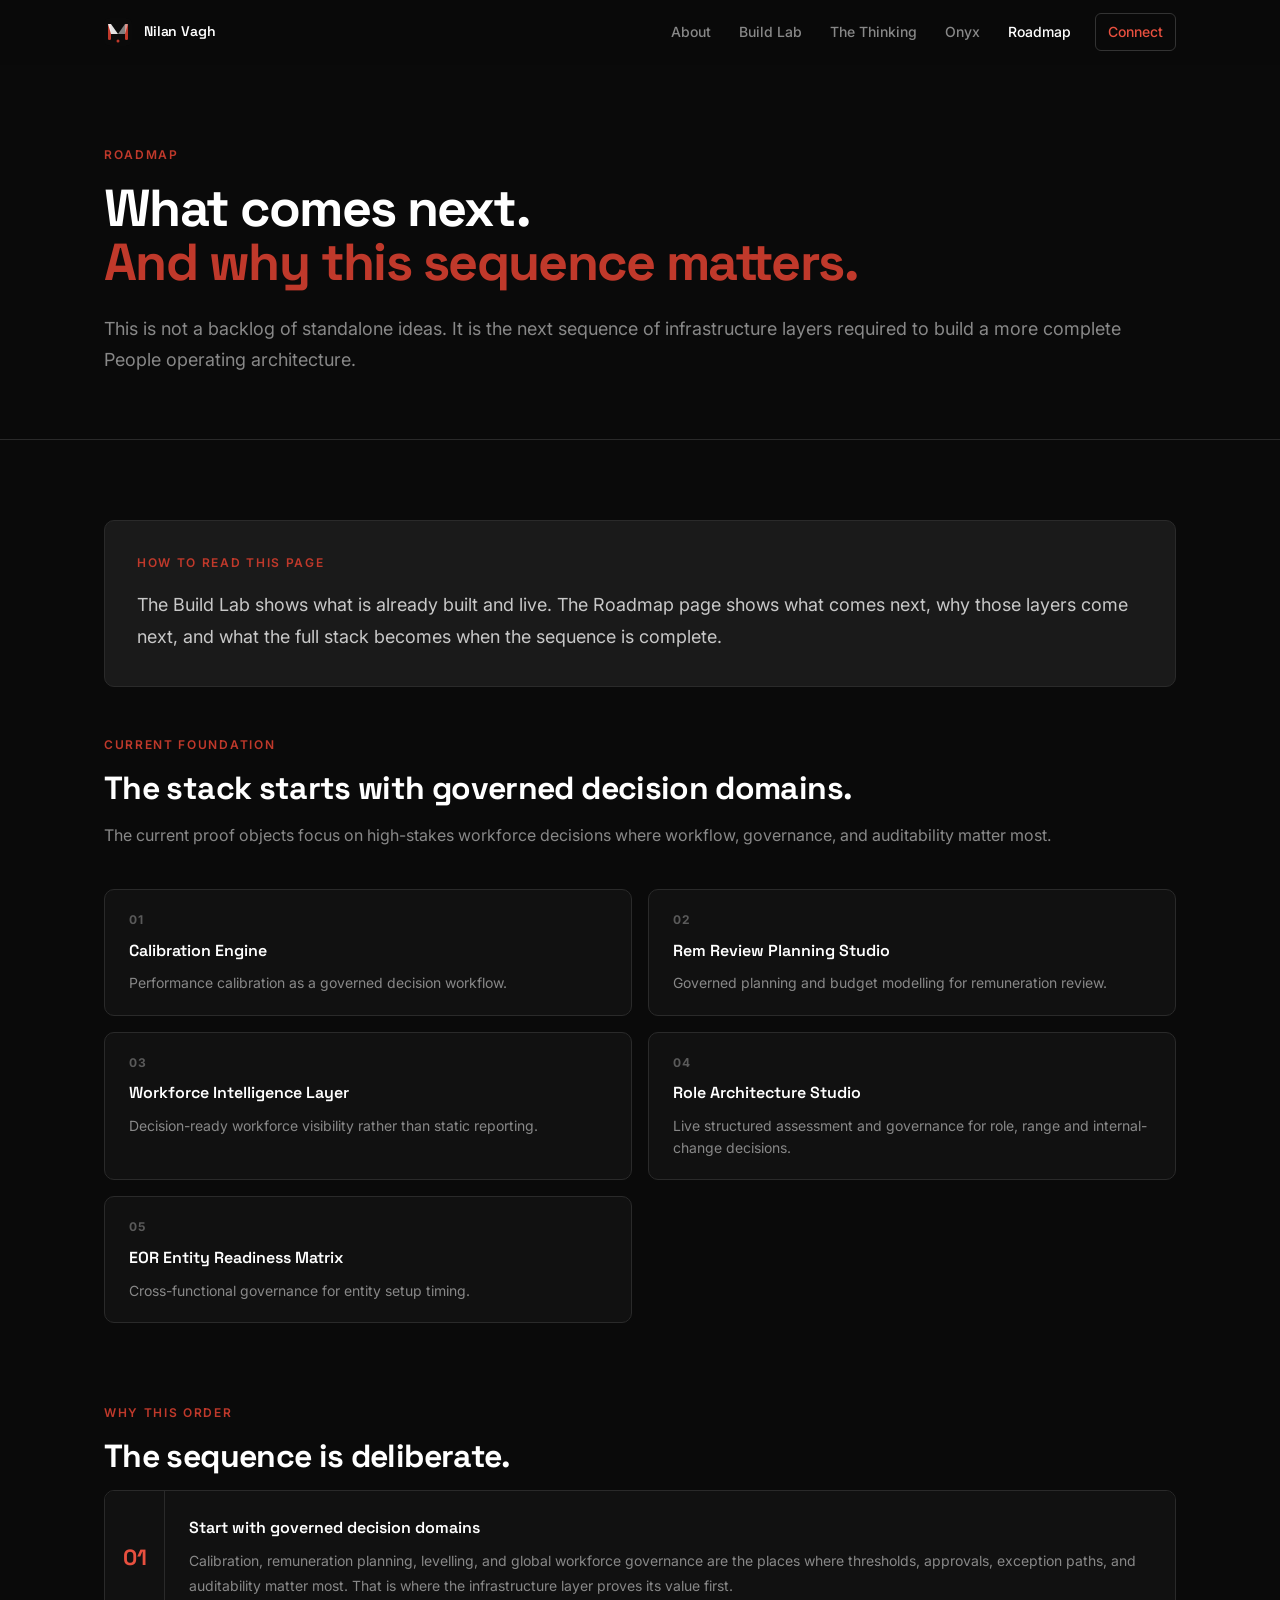
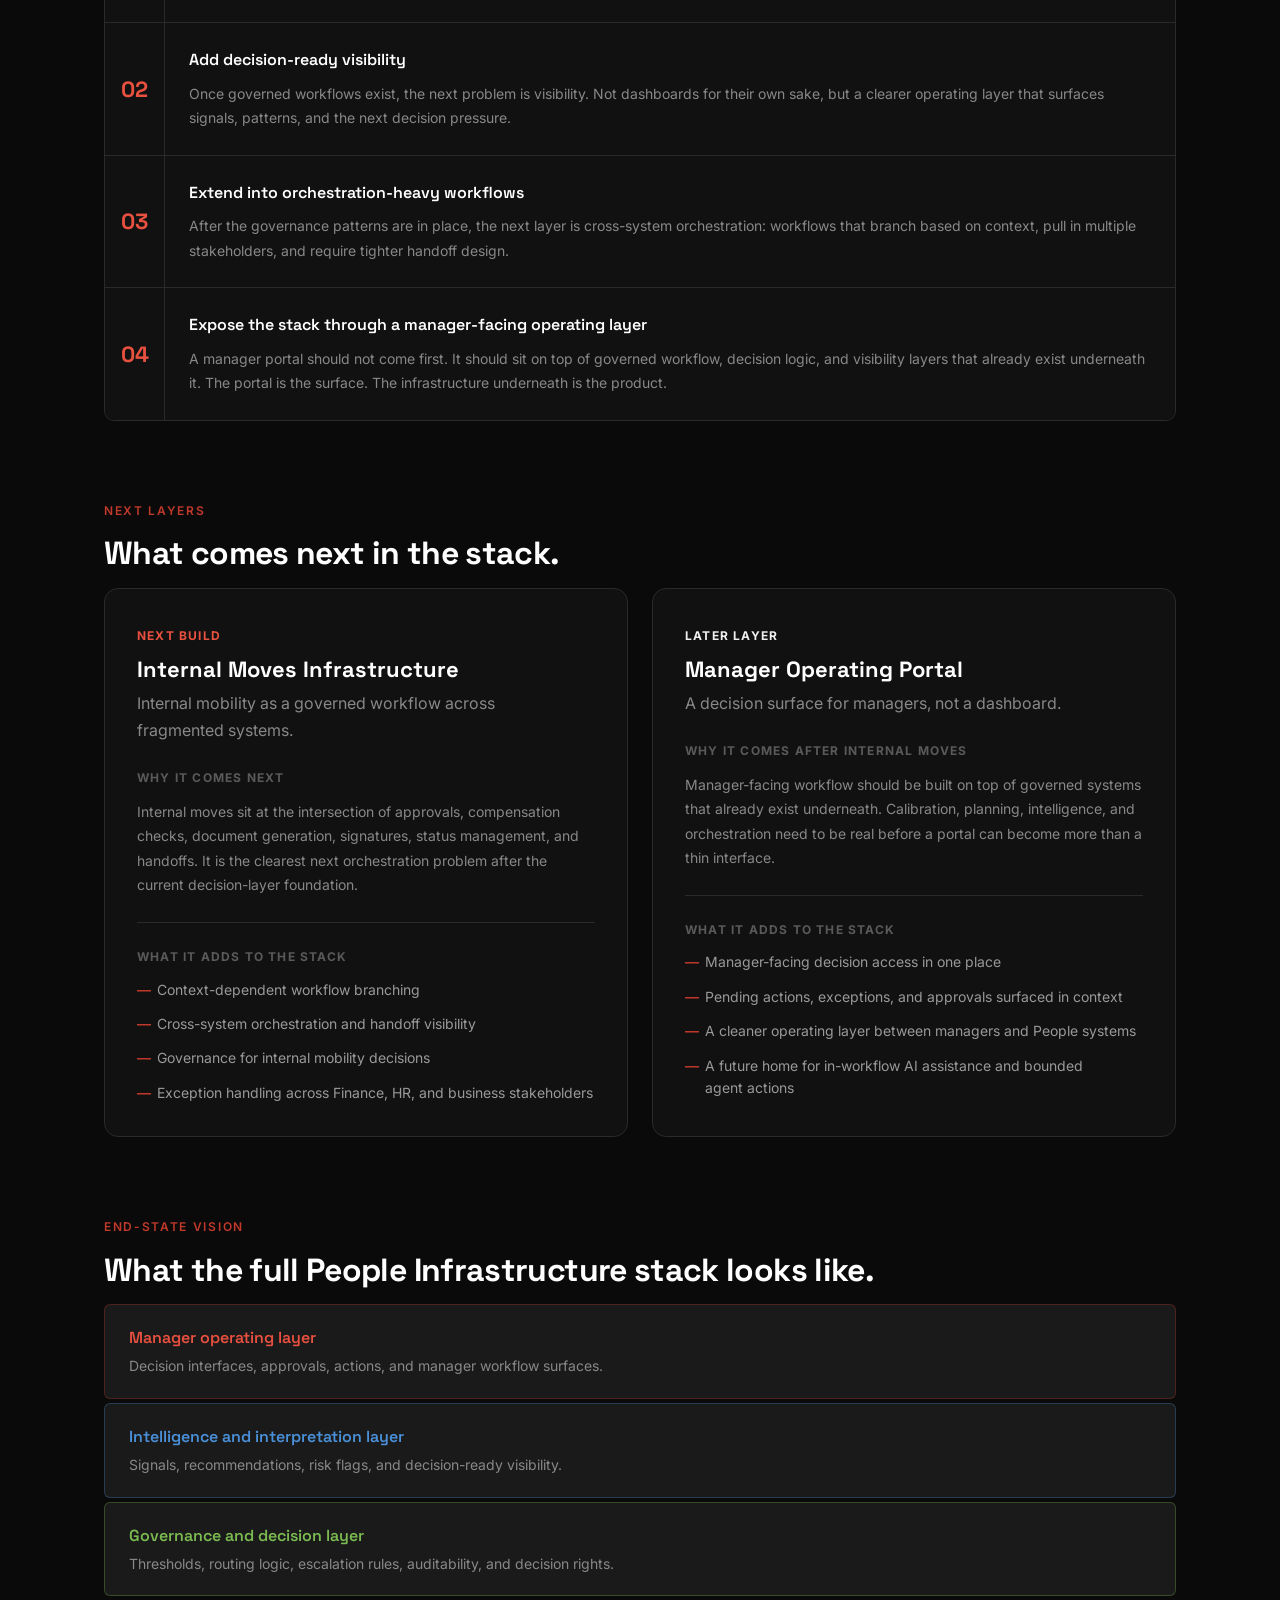
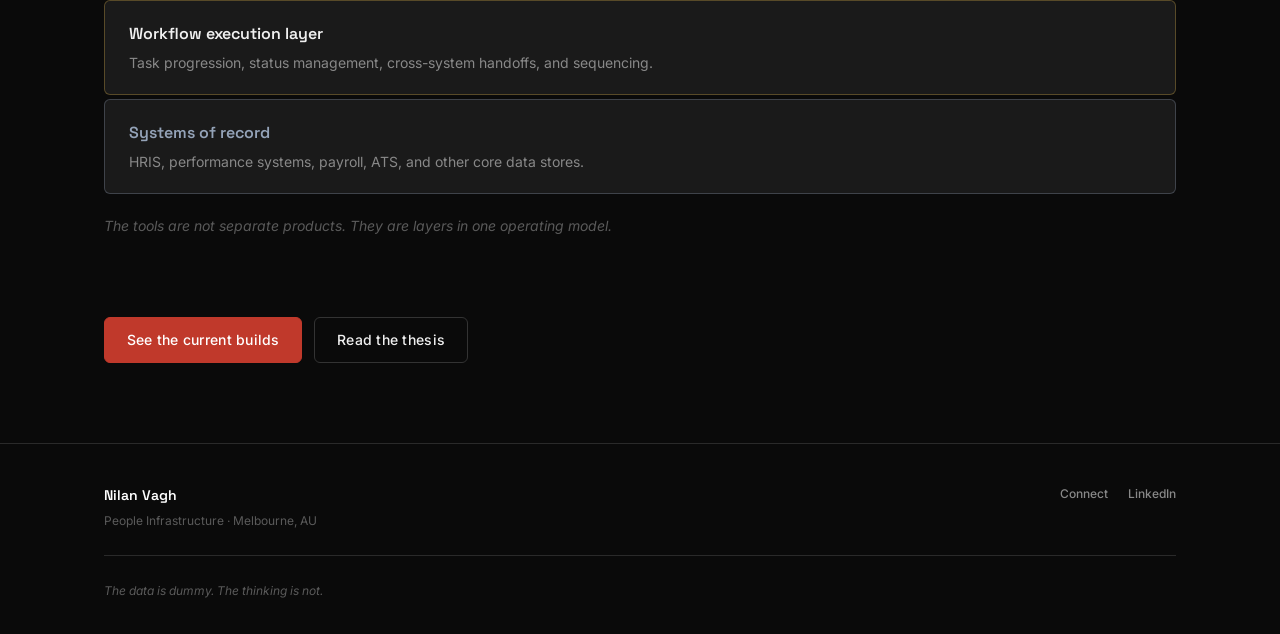
<file: roadmap.html>
<!DOCTYPE html>
<html lang="en" data-page="roadmap">
<head>
<meta charset="UTF-8">
<meta name="viewport" content="width=device-width, initial-scale=1.0">
<title>Roadmap — Nilan Vagh</title>
<meta name="description" content="What comes next in the People Infrastructure stack, why the build sequence matters, and what the end-state architecture looks like.">
<link rel="preconnect" href="https://fonts.googleapis.com">
<link rel="preconnect" href="https://fonts.gstatic.com" crossorigin>
<link href="https://fonts.googleapis.com/css2?family=Inter:wght@300;400;500;600&family=Space+Grotesk:wght@400;500;600;700&display=swap" rel="stylesheet">
<link rel="stylesheet" href="style.css">
</head>
<body>

<header class="site-nav" id="site-nav">
  <div class="nav-inner">
    <a href="index.html" class="nav-logo">
      <svg width="28" height="28" viewBox="0 0 28 28" fill="none" aria-label="NV monogram">
        <rect width="28" height="28" rx="6" fill="#0A0A0A"/>
        <rect x="4" y="6" width="3" height="16" rx="1.2" fill="#C0392B"/>
        <rect x="21" y="6" width="3" height="16" rx="1.2" fill="#C0392B"/>
        <polygon points="4,6 7,6 14,16 7,16" fill="#F5F5F5" opacity="0.92"/>
        <polygon points="24,6 21,6 14,16 21,16" fill="#F5F5F5" opacity="0.5"/>
        <circle cx="14" cy="23" r="1.5" fill="#C0392B"/>
      </svg>
      <span class="nav-name">Nilan Vagh</span>
    </a>
    <nav class="nav-links" role="navigation" aria-label="Main navigation">
      <a href="about.html" class="nav-link">About</a>
      <a href="builds.html" class="nav-link">Build Lab</a>
      <a href="thinking.html" class="nav-link">The Thinking</a>
      <a href="onyx.html" class="nav-link">Onyx</a>
      <a href="roadmap.html" class="nav-link nav-link--active">Roadmap</a>
      <a href="connect.html" class="nav-link nav-link--cta">Connect</a>
    </nav>
    <button class="nav-mobile-toggle" aria-label="Toggle navigation" aria-expanded="false">
      <span></span><span></span><span></span>
    </button>
  </div>
  <div class="nav-mobile-menu" id="mobile-menu" aria-hidden="true">
    <a href="about.html" class="nav-mobile-link">About</a>
    <a href="builds.html" class="nav-mobile-link">Build Lab</a>
    <a href="thinking.html" class="nav-mobile-link">The Thinking</a>
    <a href="onyx.html" class="nav-mobile-link">Onyx</a>
    <a href="roadmap.html" class="nav-mobile-link">Roadmap</a>
    <a href="connect.html" class="nav-mobile-link">Connect</a>
  </div>
</header>

<section class="page-hero">
  <div class="container">
    <span class="page-eyebrow">Roadmap</span>
    <h1 class="page-title">What comes next.<br><span class="page-title--accent">And why this sequence matters.</span></h1>
    <p class="page-hero-sub">This is not a backlog of standalone ideas. It is the next sequence of infrastructure layers required to build a more complete People operating architecture.</p>
  </div>
</section>

<section class="roadmap-body">
  <div class="container">

    <div class="roadmap-intro-card">
      <span class="section-eyebrow">How to read this page</span>
      <p class="roadmap-lead">The Build Lab shows what is already built and live. The Roadmap page shows what comes next, why those layers come next, and what the full stack becomes when the sequence is complete.</p>
    </div>

    <div class="roadmap-section">
      <span class="section-eyebrow">Current foundation</span>
      <h2 class="section-heading">The stack starts with governed decision domains.</h2>
      <p class="section-sub">The current proof objects focus on high-stakes workforce decisions where workflow, governance, and auditability matter most.</p>
      <div class="roadmap-foundation-grid">
        <a href="builds.html#calibration" class="roadmap-foundation-card">
          <span class="roadmap-foundation-num">01</span>
          <div class="roadmap-foundation-title">Calibration Engine</div>
          <div class="roadmap-foundation-desc">Performance calibration as a governed decision workflow.</div>
        </a>
        <a href="builds.html#rem-review" class="roadmap-foundation-card">
          <span class="roadmap-foundation-num">02</span>
          <div class="roadmap-foundation-title">Rem Review Planning Studio</div>
          <div class="roadmap-foundation-desc">Governed planning and budget modelling for remuneration review.</div>
        </a>
        <a href="builds.html#workforce-intelligence" class="roadmap-foundation-card">
          <span class="roadmap-foundation-num">03</span>
          <div class="roadmap-foundation-title">Workforce Intelligence Layer</div>
          <div class="roadmap-foundation-desc">Decision-ready workforce visibility rather than static reporting.</div>
        </a>
        <a href="onyx-role-architecture-studio.html" target="_blank" class="roadmap-foundation-card">
          <span class="roadmap-foundation-num">04</span>
          <div class="roadmap-foundation-title">Role Architecture Studio</div>
          <div class="roadmap-foundation-desc">Live structured assessment and governance for role, range and internal-change decisions.</div>
        </a>
        <a href="builds.html#eor-matrix" class="roadmap-foundation-card">
          <span class="roadmap-foundation-num">05</span>
          <div class="roadmap-foundation-title">EOR Entity Readiness Matrix</div>
          <div class="roadmap-foundation-desc">Cross-functional governance for entity setup timing.</div>
        </a>
      </div>
    </div>

    <div class="roadmap-section">
      <span class="section-eyebrow">Why this order</span>
      <h2 class="section-heading">The sequence is deliberate.</h2>
      <div class="roadmap-sequence">
        <div class="roadmap-sequence-step">
          <div class="roadmap-sequence-num">01</div>
          <div class="roadmap-sequence-content">
            <div class="roadmap-sequence-title">Start with governed decision domains</div>
            <div class="roadmap-sequence-desc">Calibration, remuneration planning, levelling, and global workforce governance are the places where thresholds, approvals, exception paths, and auditability matter most. That is where the infrastructure layer proves its value first.</div>
          </div>
        </div>
        <div class="roadmap-sequence-step">
          <div class="roadmap-sequence-num">02</div>
          <div class="roadmap-sequence-content">
            <div class="roadmap-sequence-title">Add decision-ready visibility</div>
            <div class="roadmap-sequence-desc">Once governed workflows exist, the next problem is visibility. Not dashboards for their own sake, but a clearer operating layer that surfaces signals, patterns, and the next decision pressure.</div>
          </div>
        </div>
        <div class="roadmap-sequence-step">
          <div class="roadmap-sequence-num">03</div>
          <div class="roadmap-sequence-content">
            <div class="roadmap-sequence-title">Extend into orchestration-heavy workflows</div>
            <div class="roadmap-sequence-desc">After the governance patterns are in place, the next layer is cross-system orchestration: workflows that branch based on context, pull in multiple stakeholders, and require tighter handoff design.</div>
          </div>
        </div>
        <div class="roadmap-sequence-step">
          <div class="roadmap-sequence-num">04</div>
          <div class="roadmap-sequence-content">
            <div class="roadmap-sequence-title">Expose the stack through a manager-facing operating layer</div>
            <div class="roadmap-sequence-desc">A manager portal should not come first. It should sit on top of governed workflow, decision logic, and visibility layers that already exist underneath it. The portal is the surface. The infrastructure underneath is the product.</div>
          </div>
        </div>
      </div>
    </div>

    <div class="roadmap-section">
      <span class="section-eyebrow">Next layers</span>
      <h2 class="section-heading">What comes next in the stack.</h2>

      <div class="roadmap-next-grid">
        <div class="roadmap-next-card" id="internal-moves">
          <div class="roadmap-next-status">Next build</div>
          <h3 class="roadmap-next-title">Internal Moves Infrastructure</h3>
          <p class="roadmap-next-sub">Internal mobility as a governed workflow across fragmented systems.</p>
          <div class="roadmap-next-block">
            <div class="roadmap-next-label">Why it comes next</div>
            <p>Internal moves sit at the intersection of approvals, compensation checks, document generation, signatures, status management, and handoffs. It is the clearest next orchestration problem after the current decision-layer foundation.</p>
          </div>
          <div class="roadmap-next-block">
            <div class="roadmap-next-label">What it adds to the stack</div>
            <ul class="tool-governance-list">
              <li>Context-dependent workflow branching</li>
              <li>Cross-system orchestration and handoff visibility</li>
              <li>Governance for internal mobility decisions</li>
              <li>Exception handling across Finance, HR, and business stakeholders</li>
            </ul>
          </div>
        </div>

        <div class="roadmap-next-card" id="manager-portal">
          <div class="roadmap-next-status roadmap-next-status--later">Later layer</div>
          <h3 class="roadmap-next-title">Manager Operating Portal</h3>
          <p class="roadmap-next-sub">A decision surface for managers, not a dashboard.</p>
          <div class="roadmap-next-block">
            <div class="roadmap-next-label">Why it comes after Internal Moves</div>
            <p>Manager-facing workflow should be built on top of governed systems that already exist underneath. Calibration, planning, intelligence, and orchestration need to be real before a portal can become more than a thin interface.</p>
          </div>
          <div class="roadmap-next-block">
            <div class="roadmap-next-label">What it adds to the stack</div>
            <ul class="tool-governance-list">
              <li>Manager-facing decision access in one place</li>
              <li>Pending actions, exceptions, and approvals surfaced in context</li>
              <li>A cleaner operating layer between managers and People systems</li>
              <li>A future home for in-workflow AI assistance and bounded agent actions</li>
            </ul>
          </div>
        </div>
      </div>
    </div>

    <div class="roadmap-section">
      <span class="section-eyebrow">End-state vision</span>
      <h2 class="section-heading">What the full People Infrastructure stack looks like.</h2>
      <div class="roadmap-stack">
        <div class="roadmap-stack-layer roadmap-stack-layer--manager">
          <div class="roadmap-stack-name">Manager operating layer</div>
          <div class="roadmap-stack-desc">Decision interfaces, approvals, actions, and manager workflow surfaces.</div>
        </div>
        <div class="roadmap-stack-layer roadmap-stack-layer--intelligence">
          <div class="roadmap-stack-name">Intelligence and interpretation layer</div>
          <div class="roadmap-stack-desc">Signals, recommendations, risk flags, and decision-ready visibility.</div>
        </div>
        <div class="roadmap-stack-layer roadmap-stack-layer--governance">
          <div class="roadmap-stack-name">Governance and decision layer</div>
          <div class="roadmap-stack-desc">Thresholds, routing logic, escalation rules, auditability, and decision rights.</div>
        </div>
        <div class="roadmap-stack-layer roadmap-stack-layer--workflow">
          <div class="roadmap-stack-name">Workflow execution layer</div>
          <div class="roadmap-stack-desc">Task progression, status management, cross-system handoffs, and sequencing.</div>
        </div>
        <div class="roadmap-stack-layer roadmap-stack-layer--record">
          <div class="roadmap-stack-name">Systems of record</div>
          <div class="roadmap-stack-desc">HRIS, performance systems, payroll, ATS, and other core data stores.</div>
        </div>
      </div>
      <p class="roadmap-stack-note">The tools are not separate products. They are layers in one operating model.</p>
    </div>

    <div class="roadmap-cta-row">
      <a href="builds.html" class="btn btn--primary">See the current builds</a>
      <a href="thinking.html" class="btn btn--ghost">Read the thesis</a>
    </div>

  </div>
</section>

<footer class="site-footer">
  <div class="container">
    <div class="footer-inner">
      <div class="footer-left">
        <span class="footer-name">Nilan Vagh</span>
        <span class="footer-role">People Infrastructure · Melbourne, AU</span>
      </div>
      <div class="footer-right">
        <a href="connect.html" class="footer-link">Connect</a>
        <a href="https://linkedin.com/in/nilanvagh" target="_blank" rel="noopener" class="footer-link">LinkedIn</a>
      </div>
    </div>
    <div class="footer-bottom">
      <span class="footer-note">The data is dummy. The thinking is not.</span>
    </div>
  </div>
</footer>

<script src="nav.js"></script>
</body>
</html>
</file>
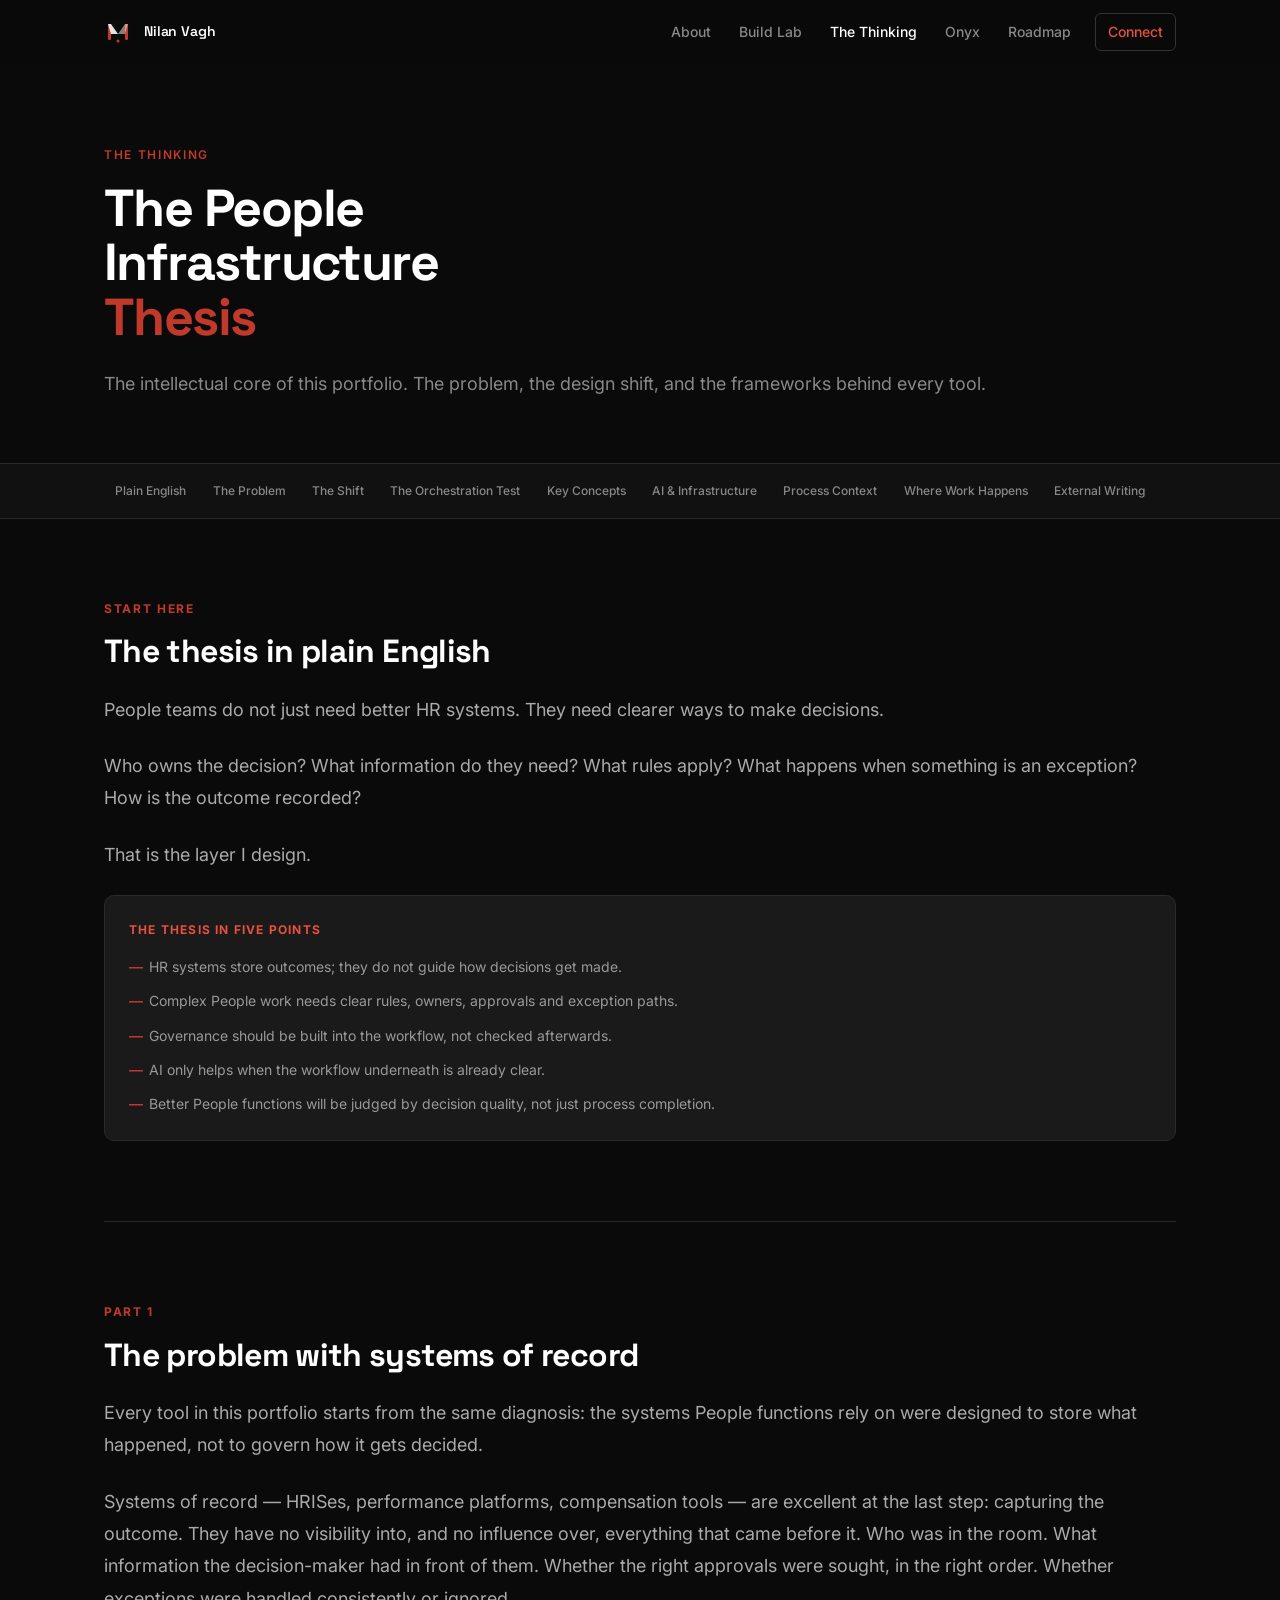
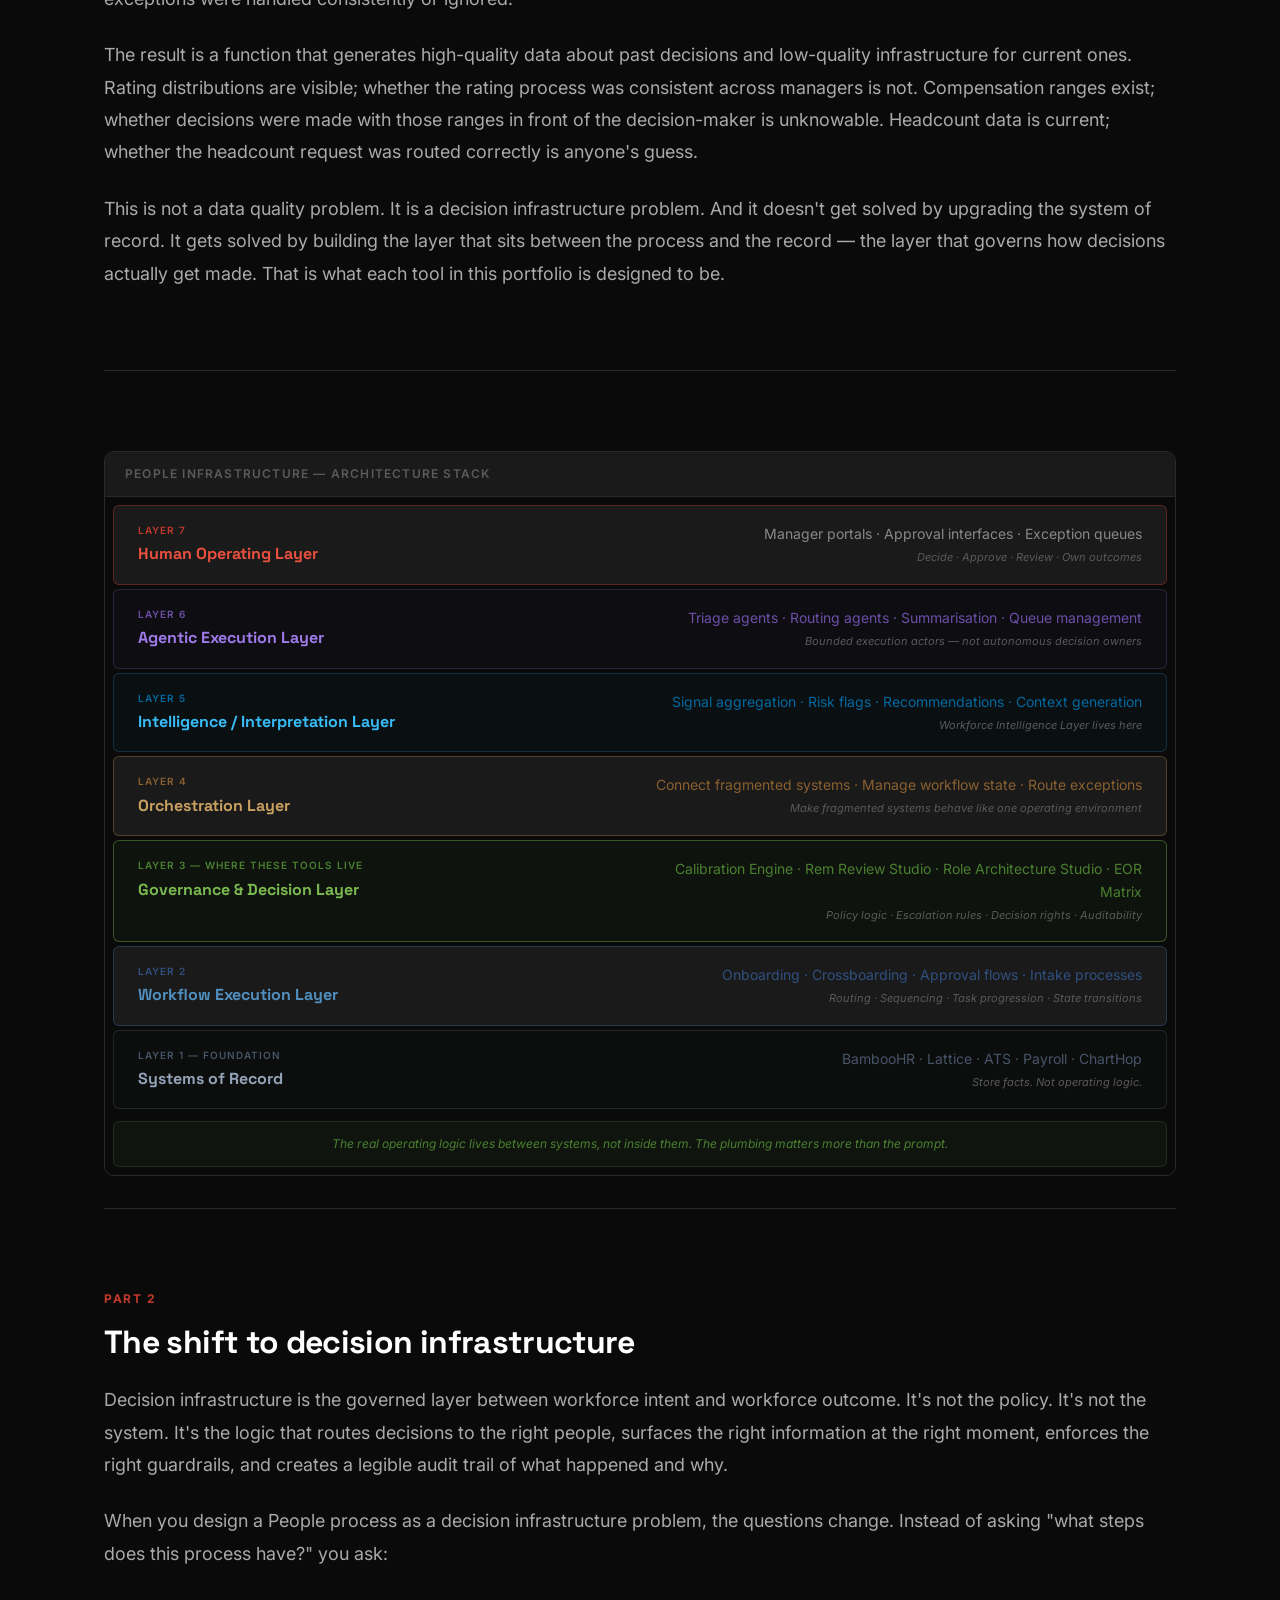
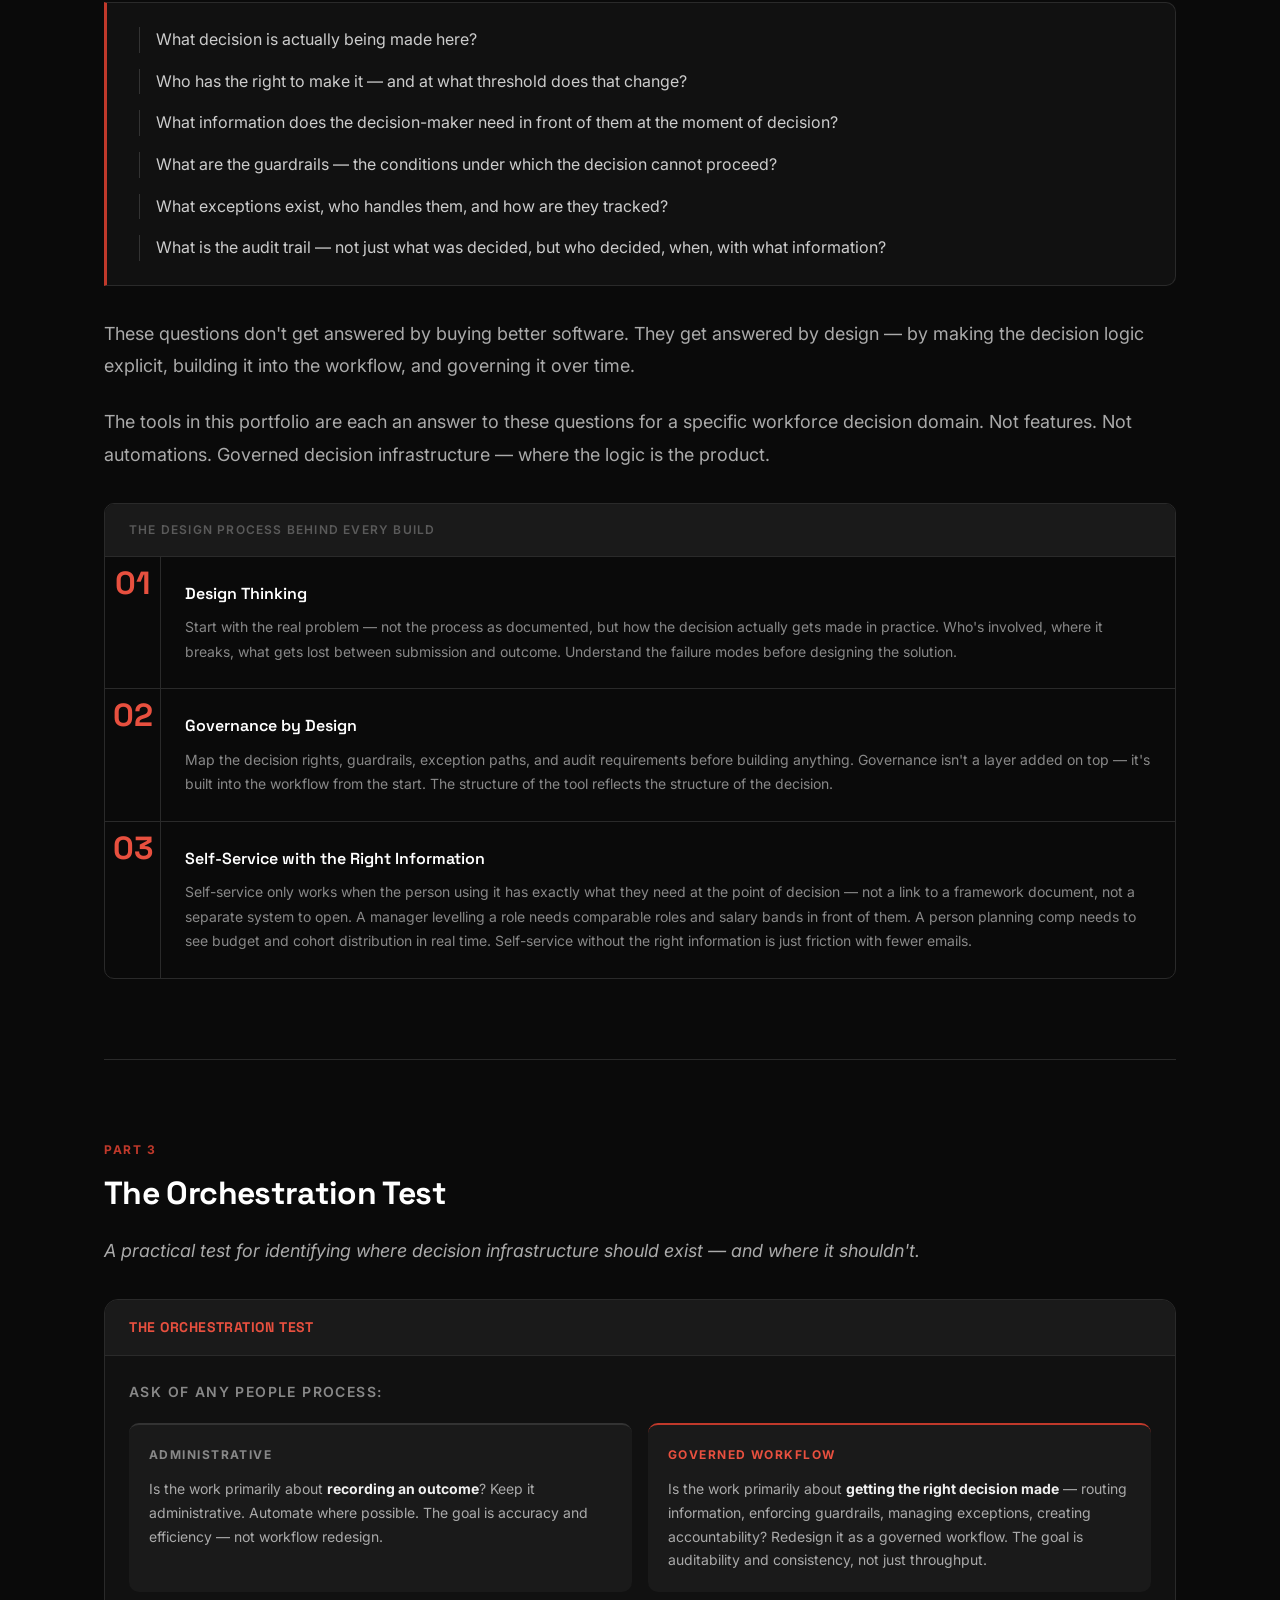
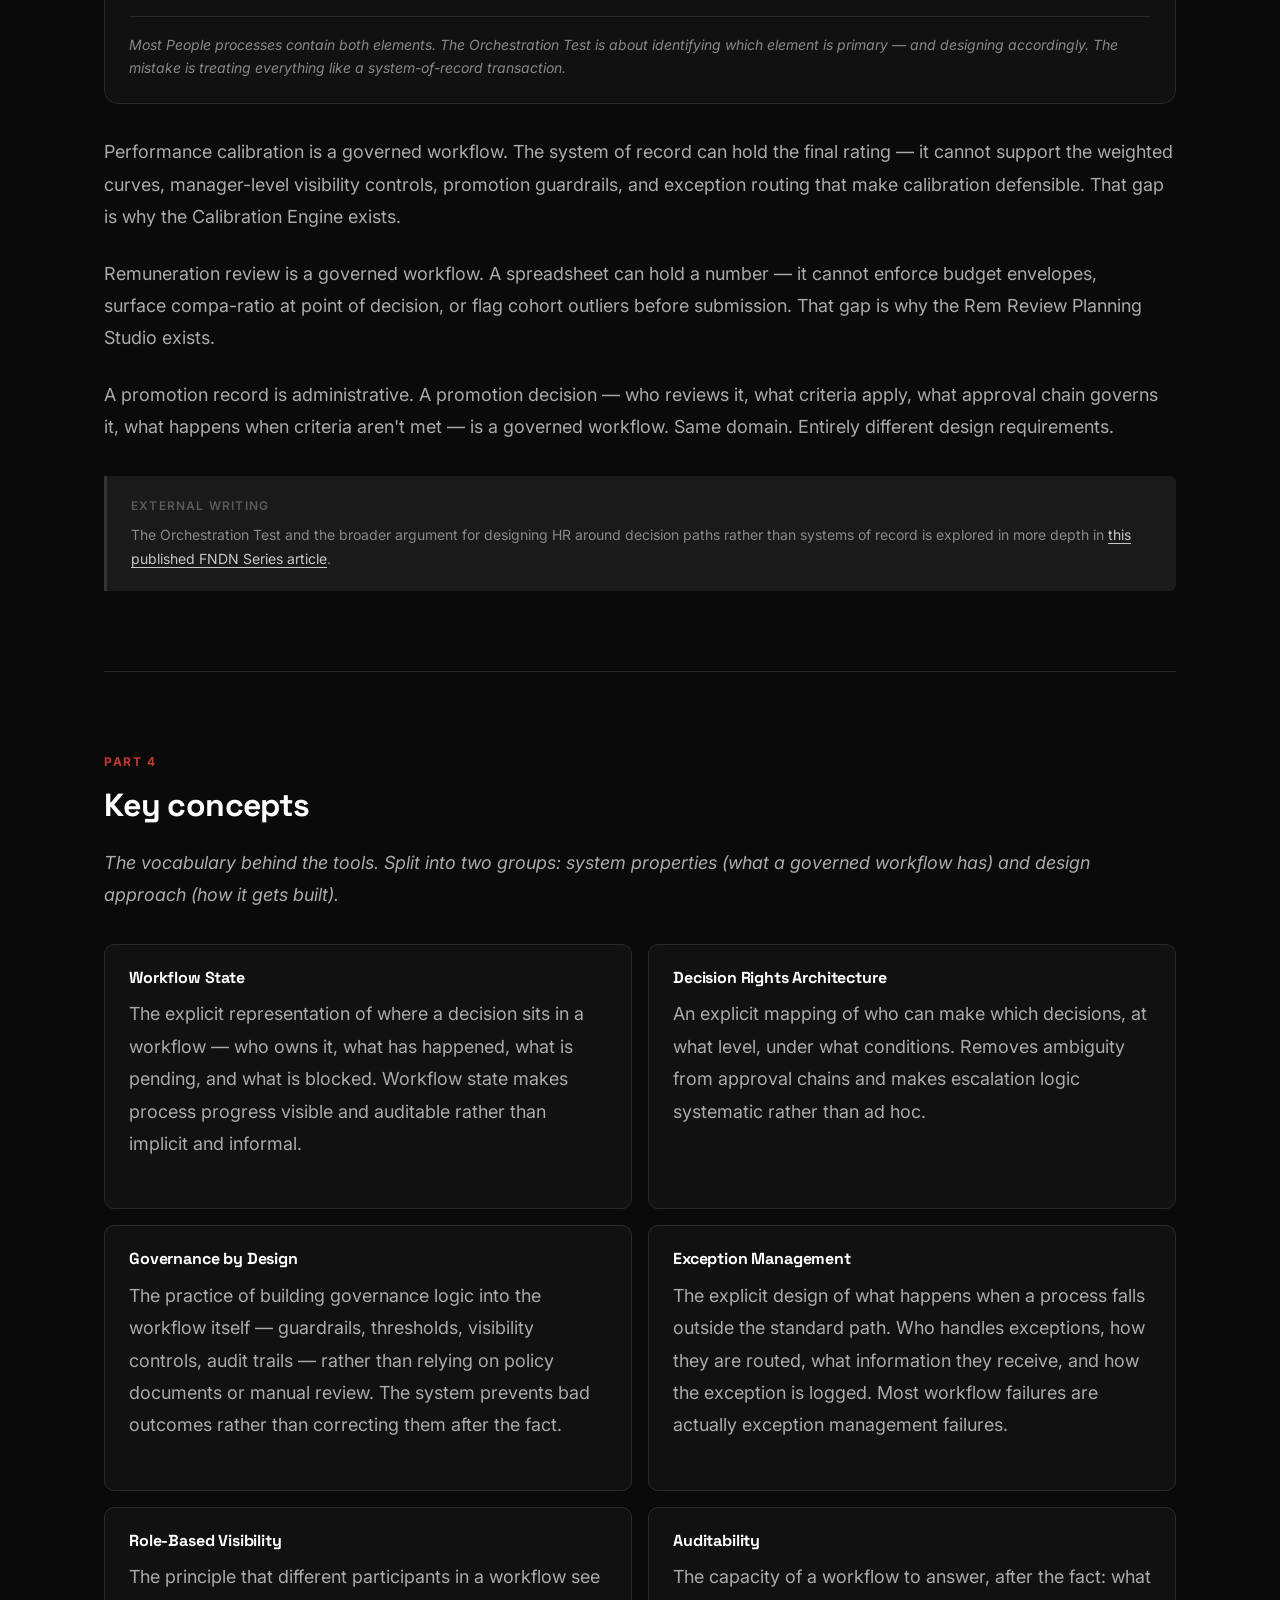
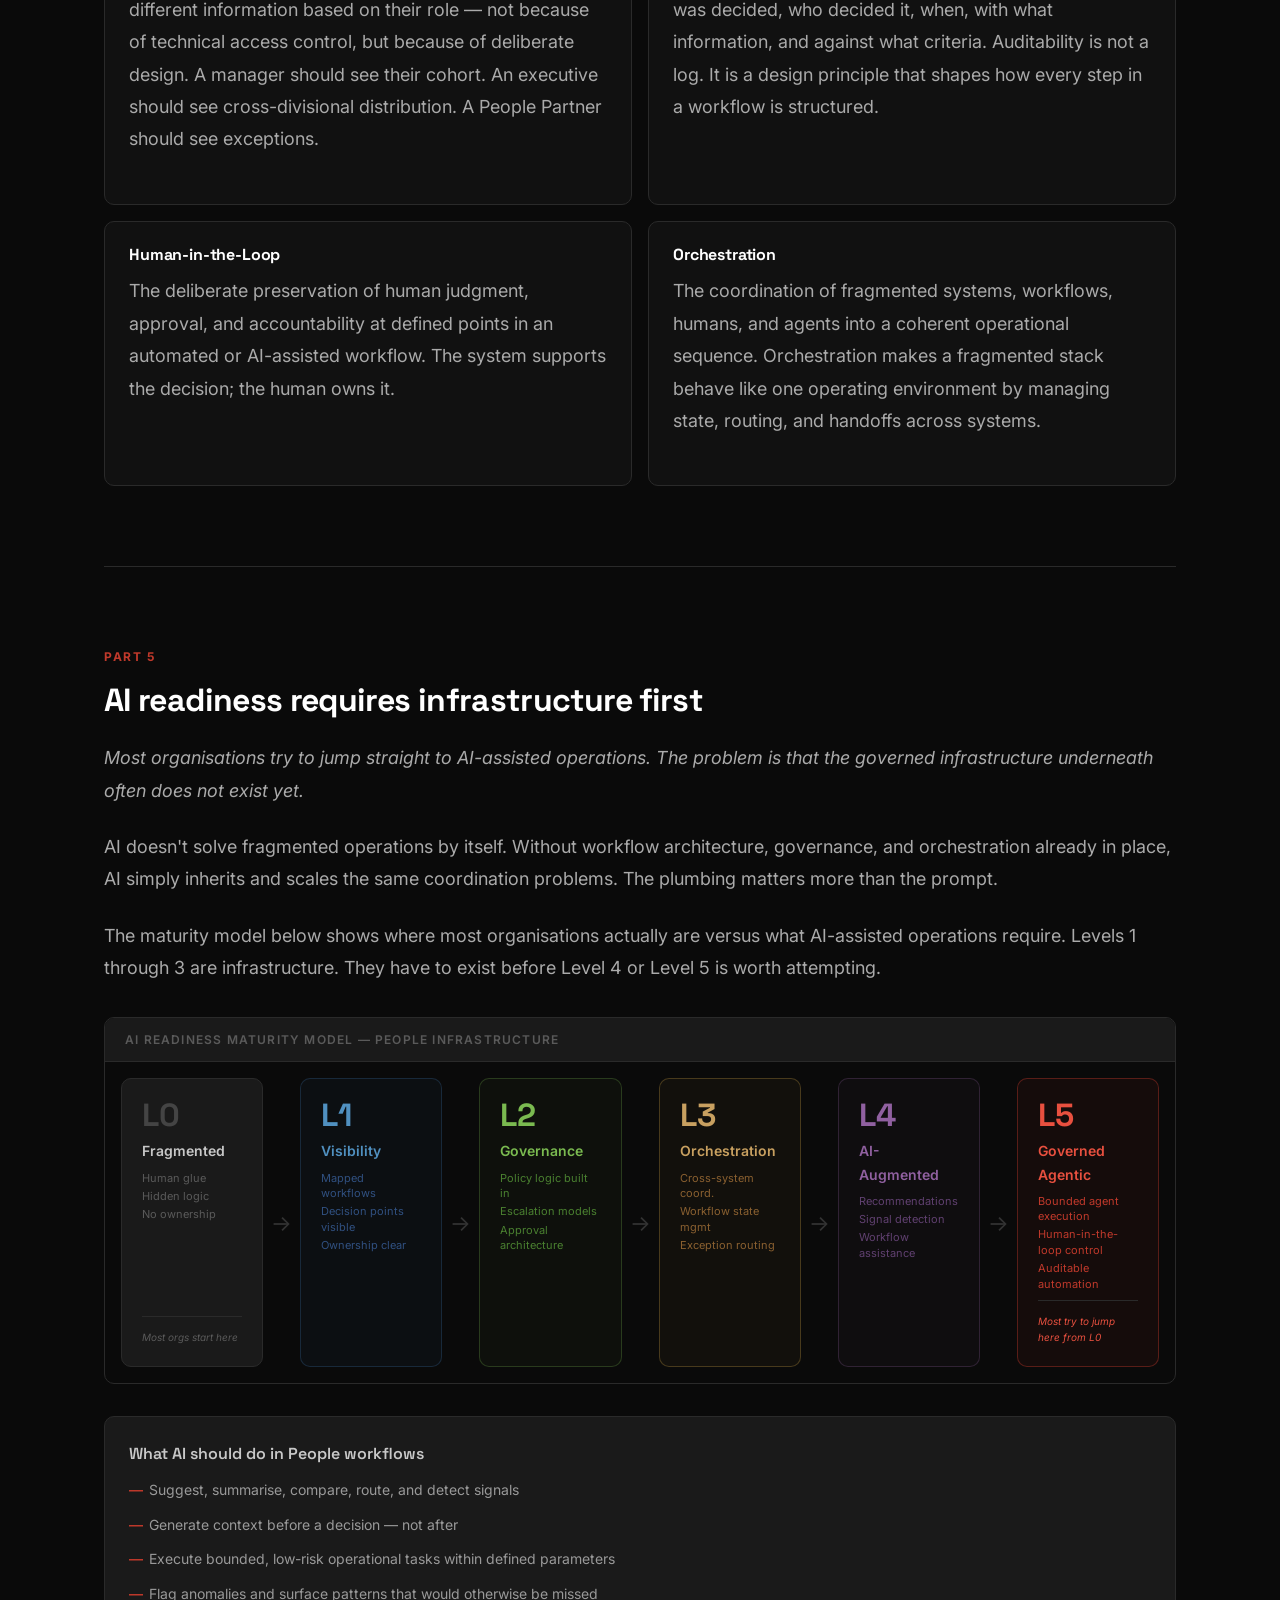
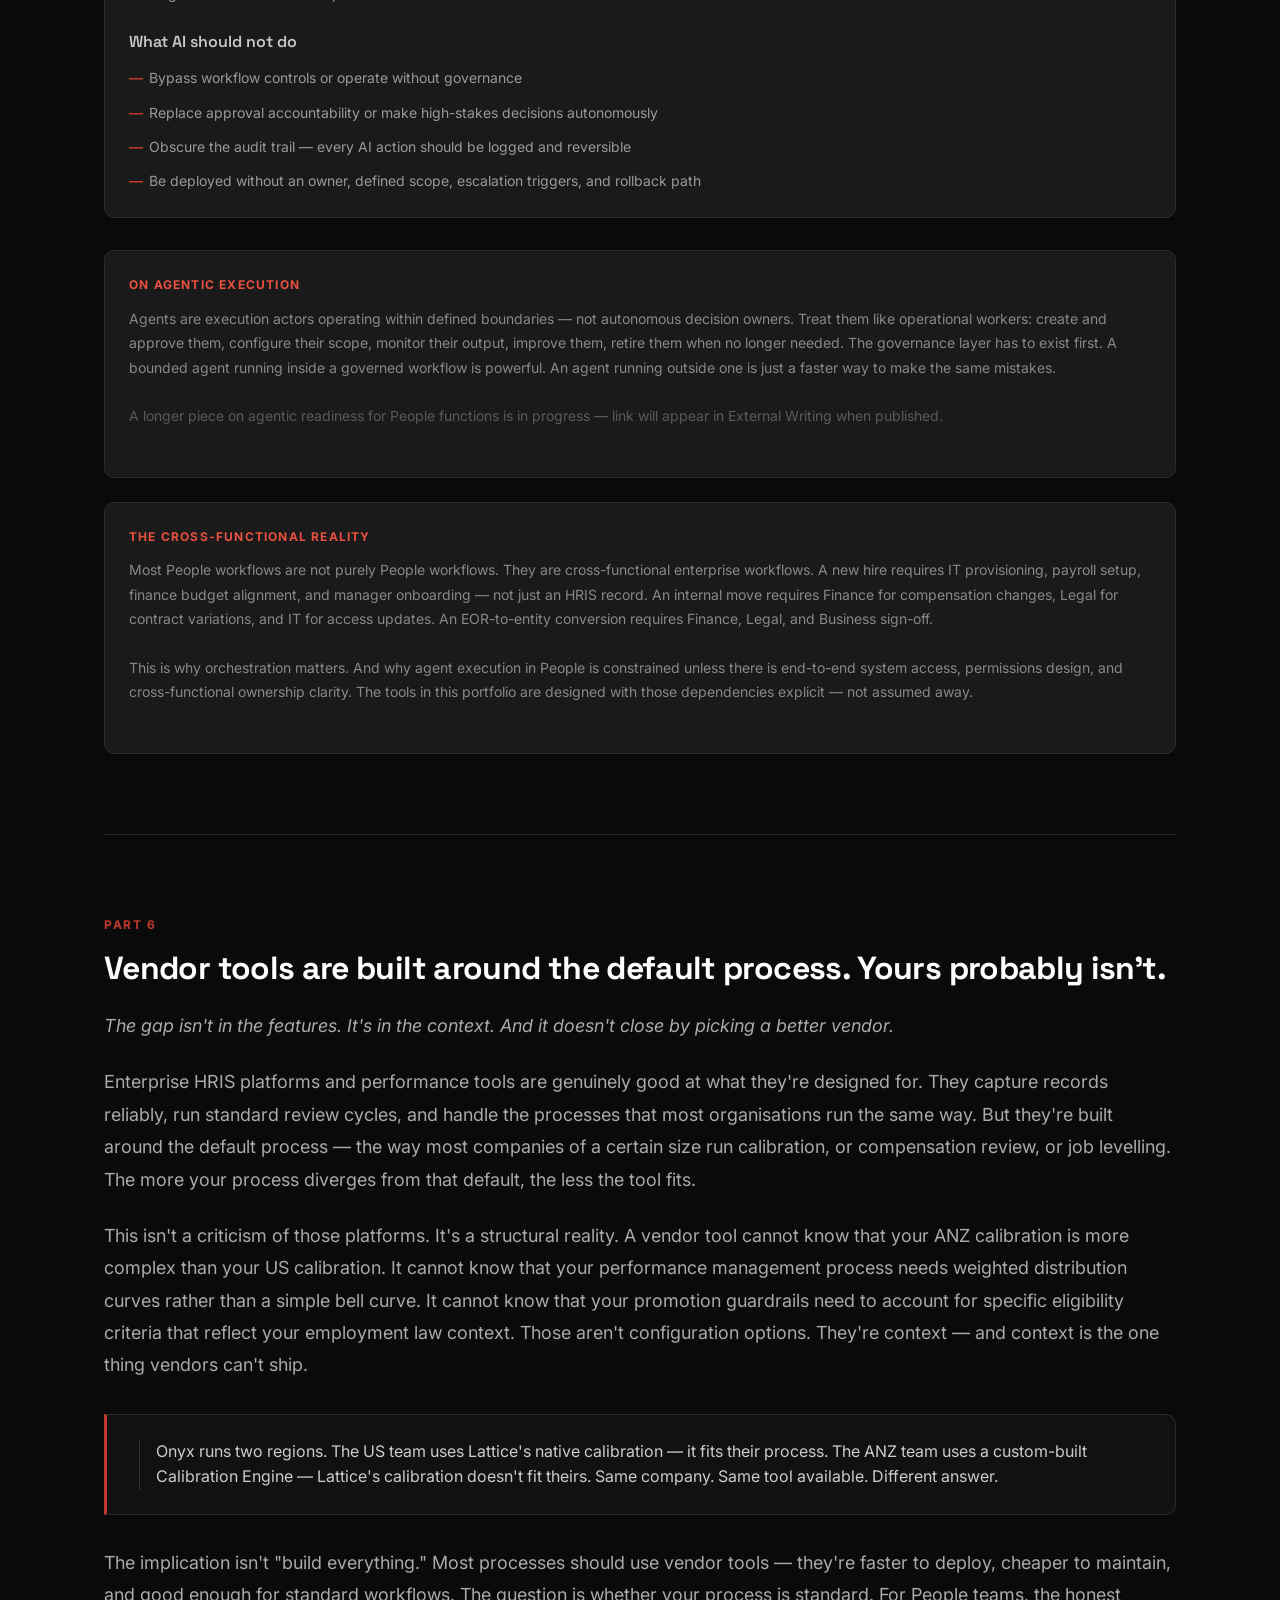
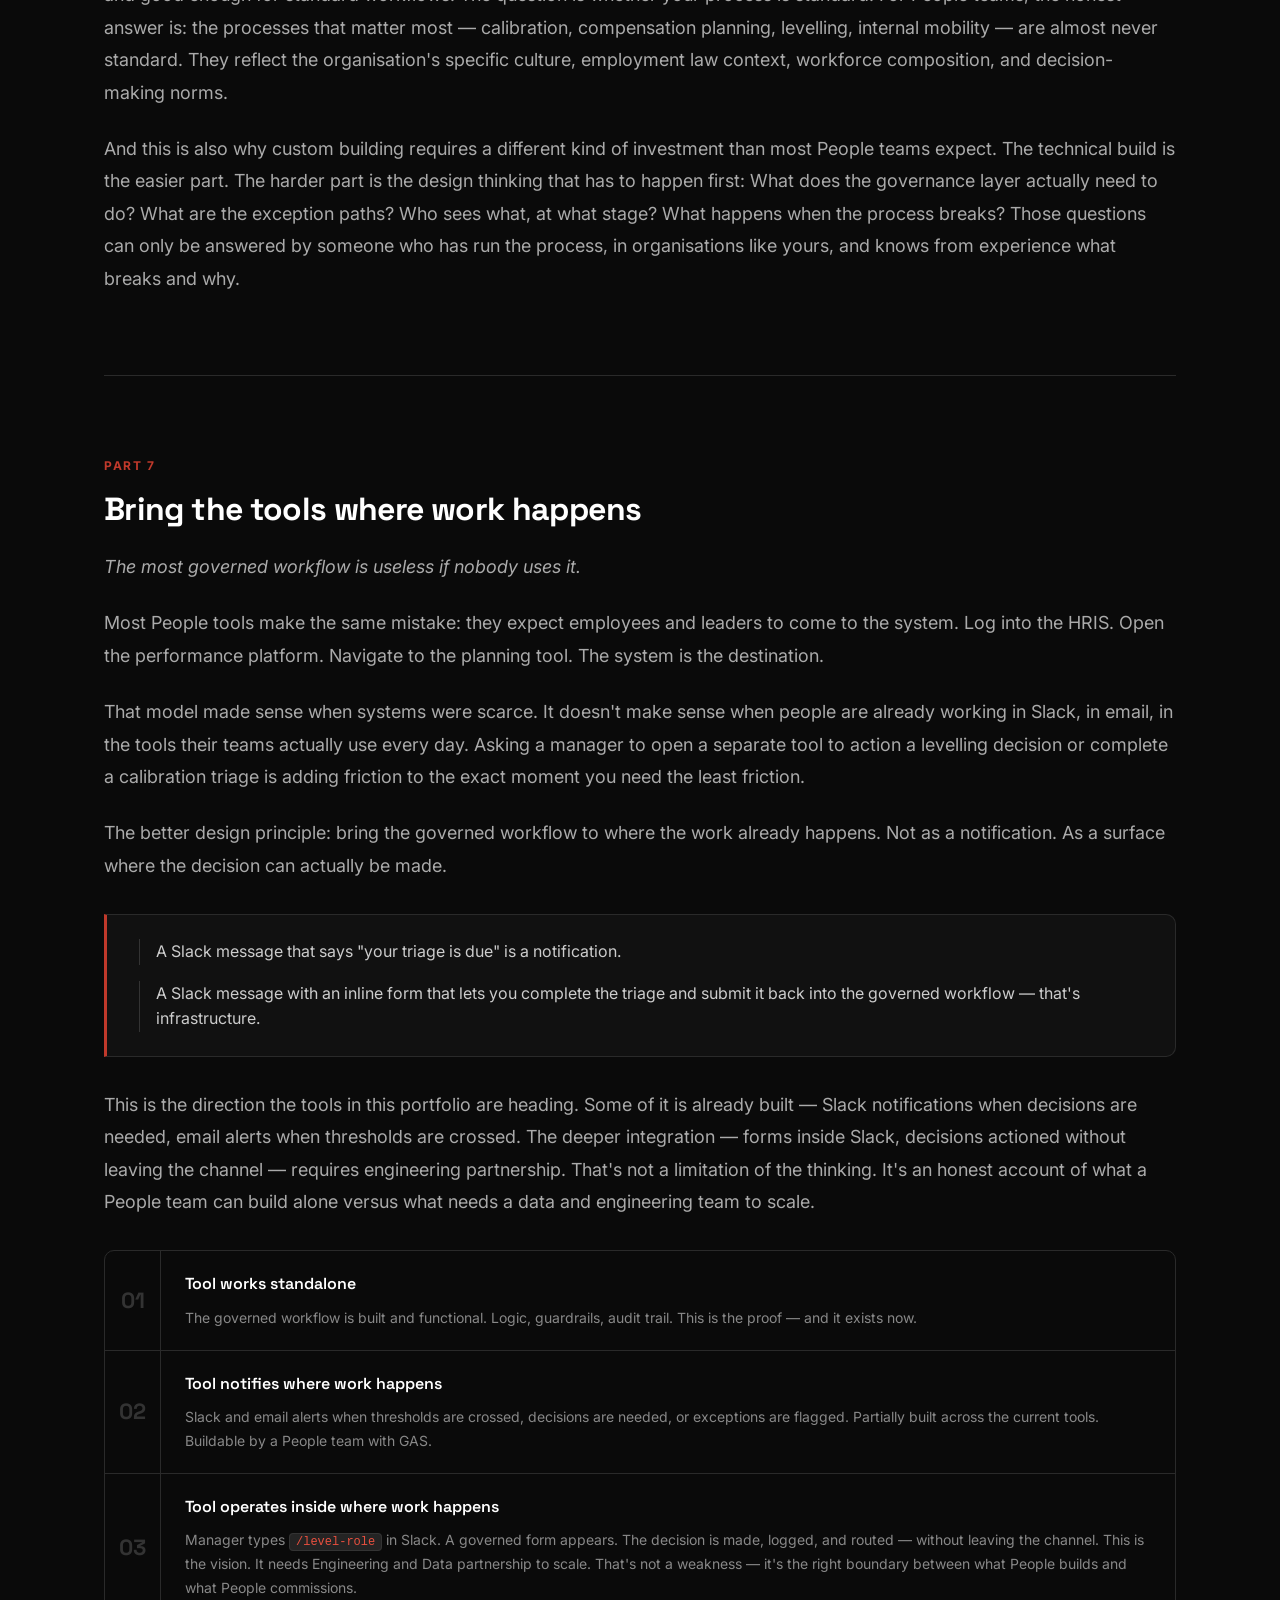
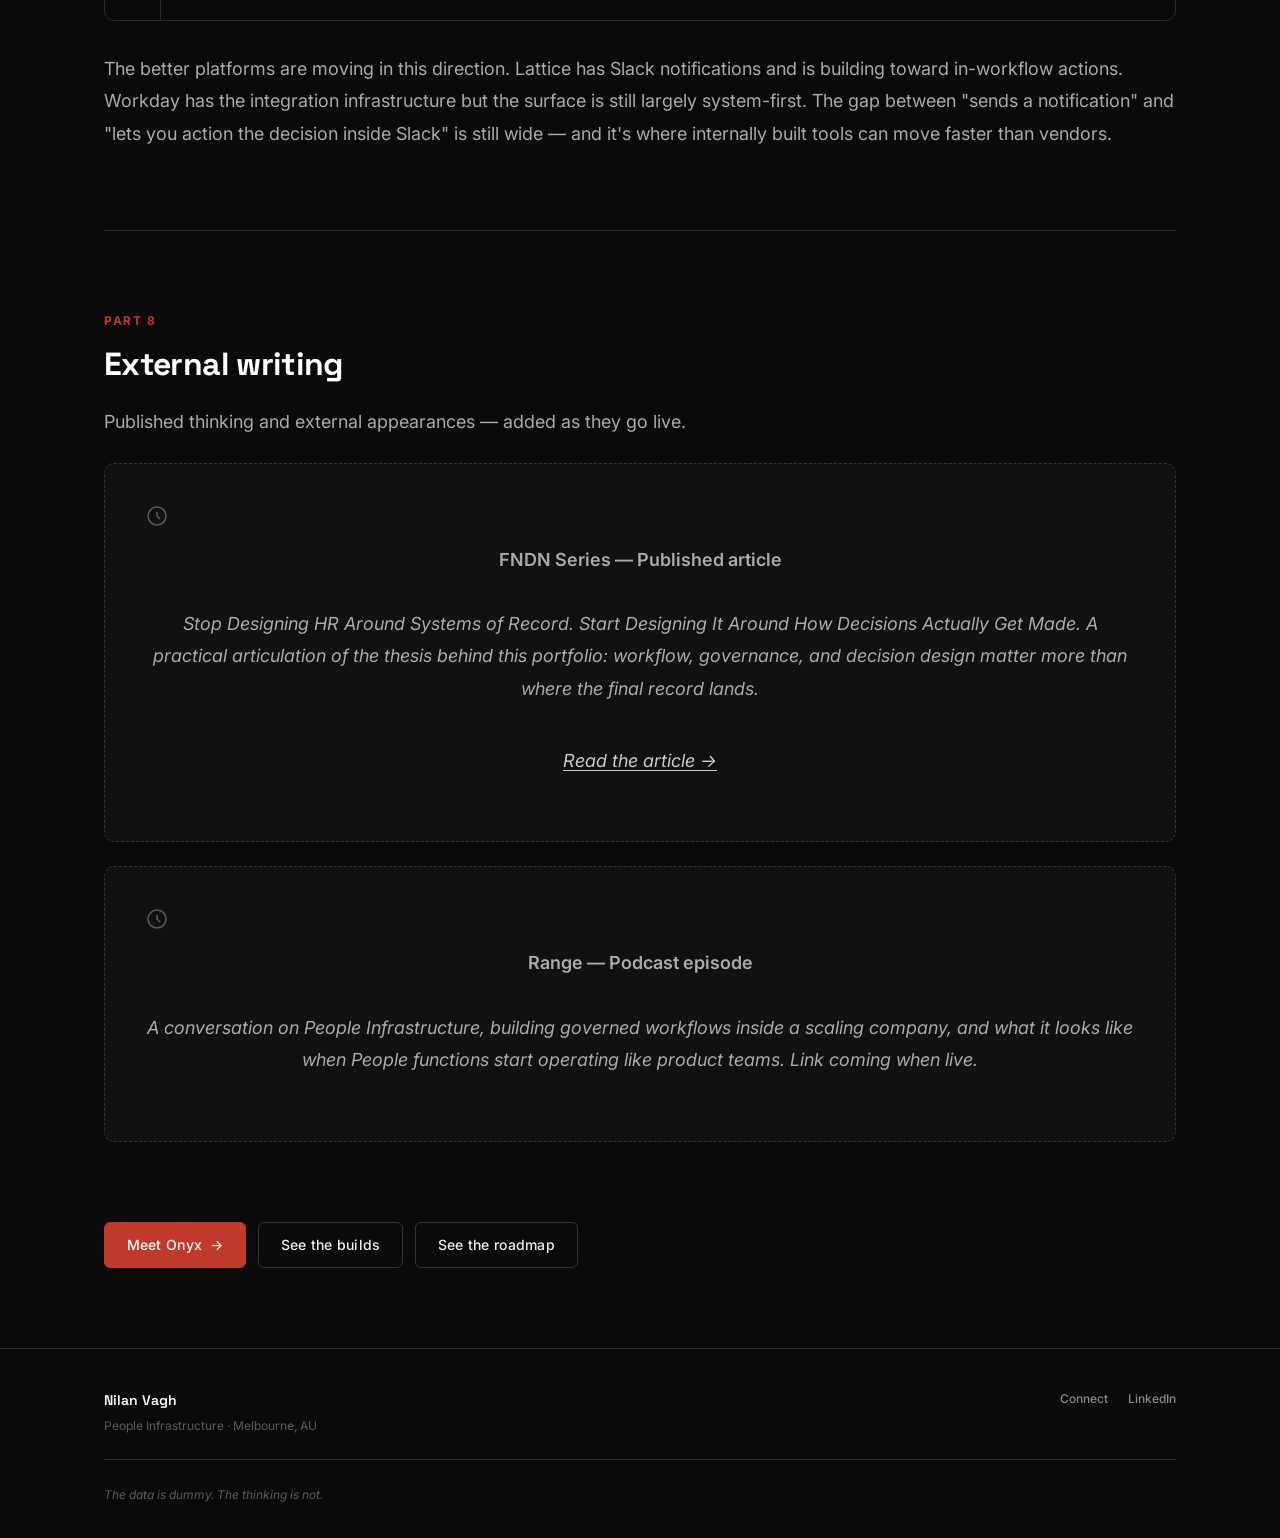
<file: thinking.html>
<!DOCTYPE html>
<html lang="en" data-page="thinking">
<head>
<meta charset="UTF-8">
<meta name="viewport" content="width=device-width, initial-scale=1.0">
<title>The Thinking — Nilan Vagh</title>
<meta name="description" content="The People Infrastructure thesis. The problem with systems of record, the shift to decision infrastructure, and the Orchestration Test.">
<link rel="preconnect" href="https://fonts.googleapis.com">
<link rel="preconnect" href="https://fonts.gstatic.com" crossorigin>
<link href="https://fonts.googleapis.com/css2?family=Inter:wght@300;400;500;600&family=Space+Grotesk:wght@400;500;600;700&display=swap" rel="stylesheet">
<link rel="stylesheet" href="style.css">
</head>
<body>

<header class="site-nav" id="site-nav">
  <div class="nav-inner">
    <a href="index.html" class="nav-logo">
      <svg width="28" height="28" viewBox="0 0 28 28" fill="none" aria-label="NV monogram">
        <rect width="28" height="28" rx="6" fill="#0A0A0A"/>
        <rect x="4" y="6" width="3" height="16" rx="1.2" fill="#C0392B"/>
        <rect x="21" y="6" width="3" height="16" rx="1.2" fill="#C0392B"/>
        <polygon points="4,6 7,6 14,16 7,16" fill="#F5F5F5" opacity="0.92"/>
        <polygon points="24,6 21,6 14,16 21,16" fill="#F5F5F5" opacity="0.5"/>
        <circle cx="14" cy="23" r="1.5" fill="#C0392B"/>
      </svg>
      <span class="nav-name">Nilan Vagh</span>
    </a>
    <nav class="nav-links" role="navigation" aria-label="Main navigation">
      <a href="about.html" class="nav-link">About</a>
      <a href="builds.html" class="nav-link">Build Lab</a>
      <a href="thinking.html" class="nav-link nav-link--active">The Thinking</a>
      <a href="onyx.html" class="nav-link">Onyx</a>
      <a href="roadmap.html" class="nav-link">Roadmap</a>
      <a href="connect.html" class="nav-link nav-link--cta">Connect</a>
    </nav>
    <button class="nav-mobile-toggle" aria-label="Toggle navigation" aria-expanded="false">
      <span></span><span></span><span></span>
    </button>
  </div>
  <div class="nav-mobile-menu" id="mobile-menu" aria-hidden="true">
    <a href="about.html" class="nav-mobile-link">About</a>
    <a href="builds.html" class="nav-mobile-link">Build Lab</a>
    <a href="thinking.html" class="nav-mobile-link">The Thinking</a>
    <a href="onyx.html" class="nav-mobile-link">Onyx</a>
    <a href="roadmap.html" class="nav-mobile-link">Roadmap</a>
    <a href="connect.html" class="nav-mobile-link">Connect</a>
  </div>
</header>

<section class="page-hero">
  <div class="container">
    <span class="page-eyebrow">The Thinking</span>
    <h1 class="page-title">The People<br>Infrastructure<br><span class="page-title--accent">Thesis</span></h1>
    <p class="page-hero-sub">The intellectual core of this portfolio. The problem, the design shift, and the frameworks behind every tool.</p>
  </div>
</section>

<div class="thinking-toc-bar">
  <div class="container">
    <nav class="thinking-toc" aria-label="Page contents">
      <a href="#plain-english-thesis" class="toc-link">Plain English</a>
      <a href="#the-problem" class="toc-link">The Problem</a>
      <a href="#the-shift" class="toc-link">The Shift</a>
      <a href="#orchestration-test" class="toc-link">The Orchestration Test</a>
      <a href="#key-concepts" class="toc-link">Key Concepts</a>
      <a href="#ai-readiness" class="toc-link">AI &amp; Infrastructure</a>
      <a href="#local-context" class="toc-link">Process Context</a>
      <a href="#where-work-happens" class="toc-link">Where Work Happens</a>
      <a href="#external" class="toc-link">External Writing</a>
    </nav>
  </div>
</div>

<section class="thinking-body">
  <div class="container">

    <div class="thinking-section thinking-section--plain" id="plain-english-thesis">
      <span class="thinking-section-label">Start here</span>
      <h2 class="thinking-h2">The thesis in plain English</h2>
      <p>People teams do not just need better HR systems. They need clearer ways to make decisions.</p>
      <p>Who owns the decision? What information do they need? What rules apply? What happens when something is an exception? How is the outcome recorded?</p>
      <p>That is the layer I design.</p>
      <div class="thinking-callout" style="margin-top:var(--space-6);">
        <div class="thinking-callout-label">The thesis in five points</div>
        <ul class="tool-governance-list" style="margin-top:var(--space-4);">
          <li>HR systems store outcomes; they do not guide how decisions get made.</li>
          <li>Complex People work needs clear rules, owners, approvals and exception paths.</li>
          <li>Governance should be built into the workflow, not checked afterwards.</li>
          <li>AI only helps when the workflow underneath is already clear.</li>
          <li>Better People functions will be judged by decision quality, not just process completion.</li>
        </ul>
      </div>
    </div>

    <div class="thinking-divider" aria-hidden="true"></div>

    <!-- PART 1 -->
    <div class="thinking-section" id="the-problem">
      <span class="thinking-section-label">Part 1</span>
      <h2 class="thinking-h2">The problem with systems of record</h2>
      <p>Every tool in this portfolio starts from the same diagnosis: the systems People functions rely on were designed to store what happened, not to govern how it gets decided.</p>
      <p>Systems of record — HRISes, performance platforms, compensation tools — are excellent at the last step: capturing the outcome. They have no visibility into, and no influence over, everything that came before it. Who was in the room. What information the decision-maker had in front of them. Whether the right approvals were sought, in the right order. Whether exceptions were handled consistently or ignored.</p>
      <p>The result is a function that generates high-quality data about past decisions and low-quality infrastructure for current ones. Rating distributions are visible; whether the rating process was consistent across managers is not. Compensation ranges exist; whether decisions were made with those ranges in front of the decision-maker is unknowable. Headcount data is current; whether the headcount request was routed correctly is anyone's guess.</p>
      <p>This is not a data quality problem. It is a decision infrastructure problem. And it doesn't get solved by upgrading the system of record. It gets solved by building the layer that sits between the process and the record — the layer that governs how decisions actually get made. That is what each tool in this portfolio is designed to be.</p>
    </div>

    <div class="thinking-divider" aria-hidden="true"></div>

    <!-- ARCHITECTURE DIAGRAM -->
    <div class="thinking-visual" id="arch-diagram">
      <div class="thinking-visual-label">People Infrastructure — Architecture Stack</div>
      <div class="arch-stack">
        <div class="arch-layer arch-layer--human">
          <div class="arch-layer-left">
            <span class="arch-layer-num">Layer 7</span>
            <span class="arch-layer-name">Human Operating Layer</span>
          </div>
          <div class="arch-layer-right">
            <span class="arch-layer-examples">Manager portals · Approval interfaces · Exception queues</span>
            <span class="arch-layer-principle">Decide · Approve · Review · Own outcomes</span>
          </div>
        </div>
        <div class="arch-layer arch-layer--agentic">
          <div class="arch-layer-left">
            <span class="arch-layer-num">Layer 6</span>
            <span class="arch-layer-name">Agentic Execution Layer</span>
          </div>
          <div class="arch-layer-right">
            <span class="arch-layer-examples">Triage agents · Routing agents · Summarisation · Queue management</span>
            <span class="arch-layer-principle">Bounded execution actors — not autonomous decision owners</span>
          </div>
        </div>
        <div class="arch-layer arch-layer--intelligence">
          <div class="arch-layer-left">
            <span class="arch-layer-num">Layer 5</span>
            <span class="arch-layer-name">Intelligence / Interpretation Layer</span>
          </div>
          <div class="arch-layer-right">
            <span class="arch-layer-examples">Signal aggregation · Risk flags · Recommendations · Context generation</span>
            <span class="arch-layer-principle">Workforce Intelligence Layer lives here</span>
          </div>
        </div>
        <div class="arch-layer arch-layer--orchestration">
          <div class="arch-layer-left">
            <span class="arch-layer-num">Layer 4</span>
            <span class="arch-layer-name">Orchestration Layer</span>
          </div>
          <div class="arch-layer-right">
            <span class="arch-layer-examples">Connect fragmented systems · Manage workflow state · Route exceptions</span>
            <span class="arch-layer-principle">Make fragmented systems behave like one operating environment</span>
          </div>
        </div>
        <div class="arch-layer arch-layer--governance arch-layer--active">
          <div class="arch-layer-left">
            <span class="arch-layer-num">Layer 3 — Where these tools live</span>
            <span class="arch-layer-name">Governance &amp; Decision Layer</span>
          </div>
          <div class="arch-layer-right">
              <span class="arch-layer-examples">Calibration Engine · Rem Review Studio · Role Architecture Studio · EOR Matrix</span>
            <span class="arch-layer-principle">Policy logic · Escalation rules · Decision rights · Auditability</span>
          </div>
        </div>
        <div class="arch-layer arch-layer--workflow">
          <div class="arch-layer-left">
            <span class="arch-layer-num">Layer 2</span>
            <span class="arch-layer-name">Workflow Execution Layer</span>
          </div>
          <div class="arch-layer-right">
            <span class="arch-layer-examples">Onboarding · Crossboarding · Approval flows · Intake processes</span>
            <span class="arch-layer-principle">Routing · Sequencing · Task progression · State transitions</span>
          </div>
        </div>
        <div class="arch-layer arch-layer--record">
          <div class="arch-layer-left">
            <span class="arch-layer-num">Layer 1 — Foundation</span>
            <span class="arch-layer-name">Systems of Record</span>
          </div>
          <div class="arch-layer-right">
            <span class="arch-layer-examples">BambooHR · Lattice · ATS · Payroll · ChartHop</span>
            <span class="arch-layer-principle">Store facts. Not operating logic.</span>
          </div>
        </div>
        <div class="arch-layer-footer">The real operating logic lives between systems, not inside them. The plumbing matters more than the prompt.</div>
      </div>
    </div>

    <div class="thinking-divider" aria-hidden="true"></div>

    <!-- PART 2 -->
    <div class="thinking-section" id="the-shift">
      <span class="thinking-section-label">Part 2</span>
      <h2 class="thinking-h2">The shift to decision infrastructure</h2>
      <p>Decision infrastructure is the governed layer between workforce intent and workforce outcome. It's not the policy. It's not the system. It's the logic that routes decisions to the right people, surfaces the right information at the right moment, enforces the right guardrails, and creates a legible audit trail of what happened and why.</p>
      <p>When you design a People process as a decision infrastructure problem, the questions change. Instead of asking "what steps does this process have?" you ask:</p>
      <div class="thinking-question-block">
        <div class="thinking-question">What decision is actually being made here?</div>
        <div class="thinking-question">Who has the right to make it — and at what threshold does that change?</div>
        <div class="thinking-question">What information does the decision-maker need in front of them at the moment of decision?</div>
        <div class="thinking-question">What are the guardrails — the conditions under which the decision cannot proceed?</div>
        <div class="thinking-question">What exceptions exist, who handles them, and how are they tracked?</div>
        <div class="thinking-question">What is the audit trail — not just what was decided, but who decided, when, with what information?</div>
      </div>
      <p>These questions don't get answered by buying better software. They get answered by design — by making the decision logic explicit, building it into the workflow, and governing it over time.</p>
      <p>The tools in this portfolio are each an answer to these questions for a specific workforce decision domain. Not features. Not automations. Governed decision infrastructure — where the logic is the product.</p>

      <div class="thinking-design-process">
        <div class="thinking-design-process-label">The design process behind every build</div>
        <div class="thinking-design-steps">
          <div class="thinking-design-step">
            <div class="thinking-design-step-num">01</div>
            <div class="thinking-design-step-content">
              <div class="thinking-design-step-title">Design Thinking</div>
              <div class="thinking-design-step-desc">Start with the real problem — not the process as documented, but how the decision actually gets made in practice. Who's involved, where it breaks, what gets lost between submission and outcome. Understand the failure modes before designing the solution.</div>
            </div>
          </div>
          <div class="thinking-design-step">
            <div class="thinking-design-step-num">02</div>
            <div class="thinking-design-step-content">
              <div class="thinking-design-step-title">Governance by Design</div>
              <div class="thinking-design-step-desc">Map the decision rights, guardrails, exception paths, and audit requirements before building anything. Governance isn't a layer added on top — it's built into the workflow from the start. The structure of the tool reflects the structure of the decision.</div>
            </div>
          </div>
          <div class="thinking-design-step">
            <div class="thinking-design-step-num">03</div>
            <div class="thinking-design-step-content">
              <div class="thinking-design-step-title">Self-Service with the Right Information</div>
              <div class="thinking-design-step-desc">Self-service only works when the person using it has exactly what they need at the point of decision — not a link to a framework document, not a separate system to open. A manager levelling a role needs comparable roles and salary bands in front of them. A person planning comp needs to see budget and cohort distribution in real time. Self-service without the right information is just friction with fewer emails.</div>
            </div>
          </div>
        </div>
      </div>
    </div>

    <div class="thinking-divider" aria-hidden="true"></div>

    <!-- PART 3 -->
    <div class="thinking-section" id="orchestration-test">
      <span class="thinking-section-label">Part 3</span>
      <h2 class="thinking-h2">The Orchestration Test</h2>
      <p class="thinking-intro-p">A practical test for identifying where decision infrastructure should exist — and where it shouldn't.</p>

      <div class="orchestration-test-box">
        <div class="orchestration-test-header">The Orchestration Test</div>
        <div class="orchestration-test-body">
          <div class="test-question">Ask of any People process:</div>
          <div class="test-branches">
            <div class="test-branch test-branch--admin">
              <div class="test-branch-label">Administrative</div>
              <p>Is the work primarily about <strong>recording an outcome</strong>? Keep it administrative. Automate where possible. The goal is accuracy and efficiency — not workflow redesign.</p>
            </div>
            <div class="test-branch test-branch--governed">
              <div class="test-branch-label">Governed Workflow</div>
              <p>Is the work primarily about <strong>getting the right decision made</strong> — routing information, enforcing guardrails, managing exceptions, creating accountability? Redesign it as a governed workflow. The goal is auditability and consistency, not just throughput.</p>
            </div>
          </div>
          <div class="test-insight">Most People processes contain both elements. The Orchestration Test is about identifying which element is primary — and designing accordingly. The mistake is treating everything like a system-of-record transaction.</div>
        </div>
      </div>

      <p>Performance calibration is a governed workflow. The system of record can hold the final rating — it cannot support the weighted curves, manager-level visibility controls, promotion guardrails, and exception routing that make calibration defensible. That gap is why the Calibration Engine exists.</p>
      <p>Remuneration review is a governed workflow. A spreadsheet can hold a number — it cannot enforce budget envelopes, surface compa-ratio at point of decision, or flag cohort outliers before submission. That gap is why the Rem Review Planning Studio exists.</p>
      <p>A promotion record is administrative. A promotion decision — who reviews it, what criteria apply, what approval chain governs it, what happens when criteria aren't met — is a governed workflow. Same domain. Entirely different design requirements.</p>

      <div class="thinking-cross-ref">
        <span class="thinking-cross-ref-label">External writing</span>
        <p>The Orchestration Test and the broader argument for designing HR around decision paths rather than systems of record is explored in more depth in <a href="https://fndnseries.fndn.com.au/p/stop-designing-hr-around-systems-of-record-start-designing-it-around-how-decisions-actually-get-made" class="thinking-inline-link" target="_blank" rel="noopener noreferrer">this published FNDN Series article</a>.</p>
      </div>
    </div>

    <div class="thinking-divider" aria-hidden="true"></div>

    <!-- PART 4 -->
    <div class="thinking-section" id="key-concepts">
      <span class="thinking-section-label">Part 4</span>
      <h2 class="thinking-h2">Key concepts</h2>
      <p class="thinking-intro-p">The vocabulary behind the tools. Split into two groups: system properties (what a governed workflow has) and design approach (how it gets built).</p>

      <div class="concepts-grid">
        <div class="concept-card">
          <h3 class="concept-title">Workflow State</h3>
          <p class="concept-def">The explicit representation of where a decision sits in a workflow — who owns it, what has happened, what is pending, and what is blocked. Workflow state makes process progress visible and auditable rather than implicit and informal.</p>
        </div>
        <div class="concept-card">
          <h3 class="concept-title">Decision Rights Architecture</h3>
          <p class="concept-def">An explicit mapping of who can make which decisions, at what level, under what conditions. Removes ambiguity from approval chains and makes escalation logic systematic rather than ad hoc.</p>
        </div>
        <div class="concept-card">
          <h3 class="concept-title">Governance by Design</h3>
          <p class="concept-def">The practice of building governance logic into the workflow itself — guardrails, thresholds, visibility controls, audit trails — rather than relying on policy documents or manual review. The system prevents bad outcomes rather than correcting them after the fact.</p>
        </div>
        <div class="concept-card">
          <h3 class="concept-title">Exception Management</h3>
          <p class="concept-def">The explicit design of what happens when a process falls outside the standard path. Who handles exceptions, how they are routed, what information they receive, and how the exception is logged. Most workflow failures are actually exception management failures.</p>
        </div>
        <div class="concept-card">
          <h3 class="concept-title">Role-Based Visibility</h3>
          <p class="concept-def">The principle that different participants in a workflow see different information based on their role — not because of technical access control, but because of deliberate design. A manager should see their cohort. An executive should see cross-divisional distribution. A People Partner should see exceptions.</p>
        </div>
        <div class="concept-card">
          <h3 class="concept-title">Auditability</h3>
          <p class="concept-def">The capacity of a workflow to answer, after the fact: what was decided, who decided it, when, with what information, and against what criteria. Auditability is not a log. It is a design principle that shapes how every step in a workflow is structured.</p>
        </div>
        <div class="concept-card">
          <h3 class="concept-title">Human-in-the-Loop</h3>
          <p class="concept-def">The deliberate preservation of human judgment, approval, and accountability at defined points in an automated or AI-assisted workflow. The system supports the decision; the human owns it.</p>
        </div>
        <div class="concept-card">
          <h3 class="concept-title">Orchestration</h3>
          <p class="concept-def">The coordination of fragmented systems, workflows, humans, and agents into a coherent operational sequence. Orchestration makes a fragmented stack behave like one operating environment by managing state, routing, and handoffs across systems.</p>
        </div>
      </div>
    </div>

    <div class="thinking-divider" aria-hidden="true"></div>

    <!-- PART 5 -->
    <div class="thinking-section" id="ai-readiness">
      <span class="thinking-section-label">Part 5</span>
      <h2 class="thinking-h2">AI readiness requires infrastructure first</h2>
          <p class="thinking-intro-p">Most organisations try to jump straight to AI-assisted operations. The problem is that the governed infrastructure underneath often does not exist yet.</p>
      <p>AI doesn't solve fragmented operations by itself. Without workflow architecture, governance, and orchestration already in place, AI simply inherits and scales the same coordination problems. The plumbing matters more than the prompt.</p>
          <p>The maturity model below shows where most organisations actually are versus what AI-assisted operations require. Levels 1 through 3 are infrastructure. They have to exist before Level 4 or Level 5 is worth attempting.</p>

      <div class="thinking-visual" id="maturity-model">
        <div class="thinking-visual-label">AI Readiness Maturity Model — People Infrastructure</div>
        <div class="maturity-model">
          <div class="maturity-level maturity-level--0">
            <div class="maturity-level-badge">L0</div>
            <div class="maturity-level-name">Fragmented</div>
            <div class="maturity-level-items"><span>Human glue</span><span>Hidden logic</span><span>No ownership</span></div>
            <div class="maturity-level-note">Most orgs start here</div>
          </div>
          <div class="maturity-arrow">→</div>
          <div class="maturity-level maturity-level--1">
            <div class="maturity-level-badge">L1</div>
            <div class="maturity-level-name">Visibility</div>
            <div class="maturity-level-items"><span>Mapped workflows</span><span>Decision points visible</span><span>Ownership clear</span></div>
          </div>
          <div class="maturity-arrow">→</div>
          <div class="maturity-level maturity-level--2">
            <div class="maturity-level-badge">L2</div>
            <div class="maturity-level-name">Governance</div>
            <div class="maturity-level-items"><span>Policy logic built in</span><span>Escalation models</span><span>Approval architecture</span></div>
          </div>
          <div class="maturity-arrow">→</div>
          <div class="maturity-level maturity-level--3">
            <div class="maturity-level-badge">L3</div>
            <div class="maturity-level-name">Orchestration</div>
            <div class="maturity-level-items"><span>Cross-system coord.</span><span>Workflow state mgmt</span><span>Exception routing</span></div>
          </div>
          <div class="maturity-arrow">→</div>
          <div class="maturity-level maturity-level--4">
            <div class="maturity-level-badge">L4</div>
            <div class="maturity-level-name">AI-Augmented</div>
            <div class="maturity-level-items"><span>Recommendations</span><span>Signal detection</span><span>Workflow assistance</span></div>
          </div>
          <div class="maturity-arrow">→</div>
          <div class="maturity-level maturity-level--5">
            <div class="maturity-level-badge">L5</div>
            <div class="maturity-level-name">Governed Agentic</div>
            <div class="maturity-level-items"><span>Bounded agent execution</span><span>Human-in-the-loop control</span><span>Auditable automation</span></div>
            <div class="maturity-level-note maturity-level-note--warning">Most try to jump here from L0</div>
          </div>
        </div>
      </div>

      <div class="thinking-ai-principles">
        <div class="thinking-ai-principle">
          <div class="thinking-ai-principle-title">What AI should do in People workflows</div>
          <ul class="tool-governance-list" style="margin-top:var(--space-3);">
            <li>Suggest, summarise, compare, route, and detect signals</li>
            <li>Generate context before a decision — not after</li>
            <li>Execute bounded, low-risk operational tasks within defined parameters</li>
            <li>Flag anomalies and surface patterns that would otherwise be missed</li>
          </ul>
        </div>
        <div class="thinking-ai-principle" style="margin-top:var(--space-6);">
          <div class="thinking-ai-principle-title">What AI should not do</div>
          <ul class="tool-governance-list" style="margin-top:var(--space-3);">
            <li>Bypass workflow controls or operate without governance</li>
            <li>Replace approval accountability or make high-stakes decisions autonomously</li>
            <li>Obscure the audit trail — every AI action should be logged and reversible</li>
            <li>Be deployed without an owner, defined scope, escalation triggers, and rollback path</li>
          </ul>
        </div>
      </div>

      <div class="thinking-callout" style="margin-top:var(--space-8);">
        <div class="thinking-callout-label">On agentic execution</div>
        <p>Agents are execution actors operating within defined boundaries — not autonomous decision owners. Treat them like operational workers: create and approve them, configure their scope, monitor their output, improve them, retire them when no longer needed. The governance layer has to exist first. A bounded agent running inside a governed workflow is powerful. An agent running outside one is just a faster way to make the same mistakes.</p>
        <p style="margin-top:var(--space-4);font-size:var(--text-sm);color:var(--mid);">A longer piece on agentic readiness for People functions is in progress — link will appear in External Writing when published.</p>
      </div>

      <div class="thinking-callout" style="margin-top:var(--space-6);">
        <div class="thinking-callout-label">The cross-functional reality</div>
        <p>Most People workflows are not purely People workflows. They are cross-functional enterprise workflows. A new hire requires IT provisioning, payroll setup, finance budget alignment, and manager onboarding — not just an HRIS record. An internal move requires Finance for compensation changes, Legal for contract variations, and IT for access updates. An EOR-to-entity conversion requires Finance, Legal, and Business sign-off.</p>
        <p style="margin-top:var(--space-4);">This is why orchestration matters. And why agent execution in People is constrained unless there is end-to-end system access, permissions design, and cross-functional ownership clarity. The tools in this portfolio are designed with those dependencies explicit — not assumed away.</p>
      </div>
    </div>

    <div class="thinking-divider" aria-hidden="true"></div>

    <!-- PART 6 -->
    <div class="thinking-section" id="local-context">
      <span class="thinking-section-label">Part 6</span>
      <h2 class="thinking-h2">Vendor tools are built around the default process. Yours probably isn't.</h2>
      <p class="thinking-intro-p">The gap isn't in the features. It's in the context. And it doesn't close by picking a better vendor.</p>

      <p>Enterprise HRIS platforms and performance tools are genuinely good at what they're designed for. They capture records reliably, run standard review cycles, and handle the processes that most organisations run the same way. But they're built around the default process — the way most companies of a certain size run calibration, or compensation review, or job levelling. The more your process diverges from that default, the less the tool fits.</p>
      <p>This isn't a criticism of those platforms. It's a structural reality. A vendor tool cannot know that your ANZ calibration is more complex than your US calibration. It cannot know that your performance management process needs weighted distribution curves rather than a simple bell curve. It cannot know that your promotion guardrails need to account for specific eligibility criteria that reflect your employment law context. Those aren't configuration options. They're context — and context is the one thing vendors can't ship.</p>

      <div class="thinking-question-block">
        <div class="thinking-question">Onyx runs two regions. The US team uses Lattice's native calibration — it fits their process. The ANZ team uses a custom-built Calibration Engine — Lattice's calibration doesn't fit theirs. Same company. Same tool available. Different answer.</div>
      </div>

      <p>The implication isn't "build everything." Most processes should use vendor tools — they're faster to deploy, cheaper to maintain, and good enough for standard workflows. The question is whether your process is standard. For People teams, the honest answer is: the processes that matter most — calibration, compensation planning, levelling, internal mobility — are almost never standard. They reflect the organisation's specific culture, employment law context, workforce composition, and decision-making norms.</p>
      <p>And this is also why custom building requires a different kind of investment than most People teams expect. The technical build is the easier part. The harder part is the design thinking that has to happen first: What does the governance layer actually need to do? What are the exception paths? Who sees what, at what stage? What happens when the process breaks? Those questions can only be answered by someone who has run the process, in organisations like yours, and knows from experience what breaks and why.</p>
    </div>

    <div class="thinking-divider" aria-hidden="true"></div>

    <!-- PART 7 -->
    <div class="thinking-section" id="where-work-happens">
      <span class="thinking-section-label">Part 7</span>
      <h2 class="thinking-h2">Bring the tools where work happens</h2>
      <p class="thinking-intro-p">The most governed workflow is useless if nobody uses it.</p>

      <p>Most People tools make the same mistake: they expect employees and leaders to come to the system. Log into the HRIS. Open the performance platform. Navigate to the planning tool. The system is the destination.</p>
      <p>That model made sense when systems were scarce. It doesn't make sense when people are already working in Slack, in email, in the tools their teams actually use every day. Asking a manager to open a separate tool to action a levelling decision or complete a calibration triage is adding friction to the exact moment you need the least friction.</p>
      <p>The better design principle: bring the governed workflow to where the work already happens. Not as a notification. As a surface where the decision can actually be made.</p>

      <div class="thinking-question-block">
        <div class="thinking-question">A Slack message that says "your triage is due" is a notification.</div>
        <div class="thinking-question">A Slack message with an inline form that lets you complete the triage and submit it back into the governed workflow — that's infrastructure.</div>
      </div>

      <p>This is the direction the tools in this portfolio are heading. Some of it is already built — Slack notifications when decisions are needed, email alerts when thresholds are crossed. The deeper integration — forms inside Slack, decisions actioned without leaving the channel — requires engineering partnership. That's not a limitation of the thinking. It's an honest account of what a People team can build alone versus what needs a data and engineering team to scale.</p>

      <div class="thinking-three-layers">
        <div class="thinking-layer">
          <div class="thinking-layer-num">01</div>
          <div class="thinking-layer-content">
            <div class="thinking-layer-title">Tool works standalone</div>
            <div class="thinking-layer-desc">The governed workflow is built and functional. Logic, guardrails, audit trail. This is the proof — and it exists now.</div>
          </div>
        </div>
        <div class="thinking-layer">
          <div class="thinking-layer-num">02</div>
          <div class="thinking-layer-content">
            <div class="thinking-layer-title">Tool notifies where work happens</div>
            <div class="thinking-layer-desc">Slack and email alerts when thresholds are crossed, decisions are needed, or exceptions are flagged. Partially built across the current tools. Buildable by a People team with GAS.</div>
          </div>
        </div>
        <div class="thinking-layer">
          <div class="thinking-layer-num">03</div>
          <div class="thinking-layer-content">
            <div class="thinking-layer-title">Tool operates inside where work happens</div>
            <div class="thinking-layer-desc">Manager types <code>/level-role</code> in Slack. A governed form appears. The decision is made, logged, and routed — without leaving the channel. This is the vision. It needs Engineering and Data partnership to scale. That's not a weakness — it's the right boundary between what People builds and what People commissions.</div>
          </div>
        </div>
      </div>

      <p>The better platforms are moving in this direction. Lattice has Slack notifications and is building toward in-workflow actions. Workday has the integration infrastructure but the surface is still largely system-first. The gap between "sends a notification" and "lets you action the decision inside Slack" is still wide — and it's where internally built tools can move faster than vendors.</p>
    </div>

    <div class="thinking-divider" aria-hidden="true"></div>

    <!-- PART 8 (External Writing) -->
    <div class="thinking-section" id="external">
      <span class="thinking-section-label">Part 8</span>
      <h2 class="thinking-h2">External writing</h2>
      <p>Published thinking and external appearances — added as they go live.</p>

      <div class="external-placeholder">
        <div class="external-placeholder-inner">
          <div class="external-placeholder-icon" aria-hidden="true">
            <svg width="24" height="24" viewBox="0 0 24 24" fill="none" stroke="currentColor" stroke-width="1.5"><path d="M12 8v4l3 3m6-3a9 9 0 11-18 0 9 9 0 0118 0z"/></svg>
          </div>
          <div class="external-placeholder-content">
            <p class="external-placeholder-title">FNDN Series — Published article</p>
            <p class="external-placeholder-text">Stop Designing HR Around Systems of Record. Start Designing It Around How Decisions Actually Get Made. A practical articulation of the thesis behind this portfolio: workflow, governance, and decision design matter more than where the final record lands.</p>
                      <p class="external-placeholder-text" style="margin-top:8px;"><a href="https://fndnseries.fndn.com.au/p/stop-designing-hr-around-systems-of-record-start-designing-it-around-how-decisions-actually-get-made" class="thinking-inline-link" target="_blank" rel="noopener noreferrer">Read the article →</a></p>
          </div>
        </div>
      </div>

      <div class="external-placeholder">
        <div class="external-placeholder-inner">
          <div class="external-placeholder-icon" aria-hidden="true">
            <svg width="24" height="24" viewBox="0 0 24 24" fill="none" stroke="currentColor" stroke-width="1.5"><path d="M12 8v4l3 3m6-3a9 9 0 11-18 0 9 9 0 0118 0z"/></svg>
          </div>
          <div class="external-placeholder-content">
            <p class="external-placeholder-title">Range — Podcast episode</p>
            <p class="external-placeholder-text">A conversation on People Infrastructure, building governed workflows inside a scaling company, and what it looks like when People functions start operating like product teams. Link coming when live.</p>
          </div>
        </div>
      </div>
    </div>

    <div class="thinking-nav-row">
      <a href="onyx.html" class="btn btn--primary">Meet Onyx <span aria-hidden="true">→</span></a>
      <a href="builds.html" class="btn btn--ghost">See the builds</a>
      <a href="roadmap.html" class="btn btn--ghost">See the roadmap</a>
    </div>

  </div>
</section>

<footer class="site-footer">
  <div class="container">
    <div class="footer-inner">
      <div class="footer-left">
        <span class="footer-name">Nilan Vagh</span>
        <span class="footer-role">People Infrastructure · Melbourne, AU</span>
      </div>
      <div class="footer-right">
        <a href="connect.html" class="footer-link">Connect</a>
        <a href="https://linkedin.com/in/nilanvagh" target="_blank" rel="noopener" class="footer-link">LinkedIn</a>
      </div>
    </div>
    <div class="footer-bottom">
      <span class="footer-note">The data is dummy. The thinking is not.</span>
    </div>
  </div>
</footer>

<script src="nav.js"></script>
</body>
</html>
</file>
<file: style.css>
/* ─────────────────────────────────────────
   NILAN VAGH — PORTFOLIO
   Brand: Black #0A0A0A + Burnt Red #C0392B
   Fonts: Space Grotesk (display) + Inter (body)
───────────────────────────────────────── */

:root {
  --black:      #0A0A0A;
  --bg:         #0A0A0A;
  --ink:        #111111;
  --charcoal:   #1A1A1A;
  --slate:      #242424;
  --border:     #2A2A2A;
  --border-lt:  #333333;
  --mid:        #5A5A5A;
  --mist:       #888888;
  --white:      #F0F0F0;
  --white-dim:  #C8C8C8;
  --white-pure: #FFFFFF;
  --red:        #C0392B;
  --red-light:  #E8503F;
  --red-dim:    #1E0E0C;
  --red-mid:    #6B2018;

  --font-display: 'Space Grotesk', system-ui, sans-serif;
  --font-body:    'Inter', system-ui, sans-serif;

  --text-xs:   clamp(0.6875rem, 0.65rem + 0.2vw, 0.75rem);
  --text-sm:   clamp(0.8125rem, 0.78rem + 0.2vw, 0.875rem);
  --text-base: clamp(0.9375rem, 0.9rem + 0.2vw, 1rem);
  --text-md:   clamp(1rem, 0.95rem + 0.3vw, 1.125rem);
  --text-lg:   clamp(1.125rem, 1rem + 0.6vw, 1.375rem);
  --text-xl:   clamp(1.5rem, 1.2rem + 1.2vw, 2rem);
  --text-2xl:  clamp(2rem, 1.4rem + 2.4vw, 3.25rem);
  --text-hero: clamp(2.75rem, 1.2rem + 5.5vw, 5.5rem);

  --space-1: 0.25rem;
  --space-2: 0.5rem;
  --space-3: 0.75rem;
  --space-4: 1rem;
  --space-5: 1.25rem;
  --space-6: 1.5rem;
  --space-8: 2rem;
  --space-10: 2.5rem;
  --space-12: 3rem;
  --space-16: 4rem;
  --space-20: 5rem;
  --space-24: 6rem;

  --radius-sm: 6px;
  --radius-md: 10px;
  --radius-lg: 14px;

  --content-narrow: 900px;
  --content-default: 1200px;

  --transition: 180ms cubic-bezier(0.16, 1, 0.3, 1);
}

/* ── RESET ── */
*, *::before, *::after { box-sizing: border-box; margin: 0; padding: 0; }
html {
  -webkit-font-smoothing: antialiased;
  -moz-osx-font-smoothing: grayscale;
  scroll-behavior: smooth;
  scroll-padding-top: 80px;
}
body {
  font-family: var(--font-body);
  font-size: var(--text-base);
  line-height: 1.65;
  background: var(--black);
  color: var(--white);
  min-height: 100dvh;
}
img, svg { display: block; max-width: 100%; }
ul { list-style: none; }
a { color: inherit; text-decoration: none; }
button { cursor: pointer; background: none; border: none; font: inherit; color: inherit; }
h1, h2, h3, h4 { text-wrap: balance; line-height: 1.1; }
p, li { text-wrap: pretty; }
@media (prefers-reduced-motion: reduce) {
  *, *::before, *::after {
    animation-duration: 0.01ms !important;
    transition-duration: 0.01ms !important;
  }
}

/* ── LAYOUT ── */
.container {
  max-width: var(--content-default);
  margin: 0 auto;
  padding-inline: clamp(var(--space-5), 5vw, var(--space-16));
}
.container--narrow {
  max-width: var(--content-narrow);
}

/* ── BUTTONS ── */
.btn {
  display: inline-flex;
  align-items: center;
  gap: var(--space-2);
  font-family: var(--font-body);
  font-size: var(--text-sm);
  font-weight: 500;
  letter-spacing: 0.02em;
  padding: 0.65rem 1.35rem;
  border-radius: var(--radius-sm);
  transition: background var(--transition), color var(--transition), border-color var(--transition);
  white-space: nowrap;
}
.btn--primary {
  background: var(--red);
  color: var(--white-pure);
  border: 1px solid var(--red);
}
.btn--primary:hover { background: var(--red-light); border-color: var(--red-light); }
.btn--ghost {
  background: transparent;
  color: var(--white);
  border: 1px solid var(--border-lt);
}
.btn--ghost:hover { border-color: var(--mist); color: var(--white-pure); }

.text-link {
  font-size: var(--text-sm);
  font-weight: 500;
  color: var(--red-light);
  transition: color var(--transition);
}
.text-link:hover { color: var(--white-pure); }

/* ── NAV ── */
.site-nav {
  position: sticky;
  top: 0;
  z-index: 100;
  background: rgba(10,10,10,0.92);
  backdrop-filter: blur(16px);
  -webkit-backdrop-filter: blur(16px);
  border-bottom: 1px solid transparent;
  transition: border-color var(--transition);
}
.site-nav--scrolled { border-bottom-color: var(--border); }

.nav-inner {
  max-width: var(--content-default);
  margin: 0 auto;
  padding-inline: clamp(var(--space-5), 5vw, var(--space-16));
  height: 64px;
  display: flex;
  align-items: center;
  justify-content: space-between;
  gap: var(--space-8);
}

.nav-logo {
  display: flex;
  align-items: center;
  gap: var(--space-3);
  flex-shrink: 0;
}
.nav-name {
  font-family: var(--font-display);
  font-size: var(--text-sm);
  font-weight: 600;
  color: var(--white-pure);
  letter-spacing: -0.01em;
}

.nav-links {
  display: flex;
  align-items: center;
  gap: var(--space-1);
}
.nav-link {
  font-size: var(--text-sm);
  font-weight: 500;
  color: var(--mist);
  padding: 0.4rem 0.75rem;
  border-radius: var(--radius-sm);
  transition: color var(--transition), background var(--transition);
}
.nav-link:hover, .nav-link--active { color: var(--white-pure); }
.nav-link--cta {
  color: var(--red-light);
  border: 1px solid var(--border-lt);
  margin-left: var(--space-2);
}
.nav-link--cta:hover { color: var(--white-pure); background: var(--red-dim); border-color: var(--red-mid); }

/* Mobile nav */
.nav-mobile-toggle {
  display: none;
  flex-direction: column;
  gap: 5px;
  padding: var(--space-2);
}
.nav-mobile-toggle span {
  display: block;
  width: 20px;
  height: 1.5px;
  background: var(--white);
  transition: transform var(--transition), opacity var(--transition);
}
.nav-mobile-toggle--open span:nth-child(1) { transform: translateY(6.5px) rotate(45deg); }
.nav-mobile-toggle--open span:nth-child(2) { opacity: 0; }
.nav-mobile-toggle--open span:nth-child(3) { transform: translateY(-6.5px) rotate(-45deg); }

.nav-mobile-menu {
  display: none;
  flex-direction: column;
  padding: var(--space-4) clamp(var(--space-5), 5vw, var(--space-16));
  border-top: 1px solid var(--border);
  background: var(--ink);
}
.nav-mobile-menu--open { display: flex; }
.nav-mobile-link {
  font-size: var(--text-base);
  font-weight: 500;
  color: var(--mist);
  padding: var(--space-3) 0;
  border-bottom: 1px solid var(--border);
  transition: color var(--transition);
}
.nav-mobile-link:last-child { border-bottom: none; }
.nav-mobile-link:hover { color: var(--white-pure); }

@media (max-width: 768px) {
  .nav-links { display: none; }
  .nav-mobile-toggle { display: flex; }
}

/* ── EYEBROWS & LABELS ── */
.section-eyebrow, .page-eyebrow {
  display: block;
  font-size: var(--text-xs);
  font-weight: 600;
  letter-spacing: 0.14em;
  text-transform: uppercase;
  color: var(--red);
  margin-bottom: var(--space-4);
}

/* ── HERO ── */
.hero {
  position: relative;
  padding: clamp(var(--space-20), 12vw, var(--space-24)) 0 clamp(var(--space-16), 10vw, var(--space-20));
  overflow: hidden;
  border-bottom: 1px solid var(--border);
}
.hero-inner {
  max-width: var(--content-default);
  margin: 0 auto;
  padding-inline: clamp(var(--space-5), 5vw, var(--space-16));
  position: relative;
  z-index: 1;
}
.hero-grid-overlay {
  position: absolute;
  inset: 0;
  background-image:
    linear-gradient(rgba(192,57,43,0.04) 1px, transparent 1px),
    linear-gradient(90deg, rgba(192,57,43,0.04) 1px, transparent 1px);
  background-size: 48px 48px;
  pointer-events: none;
}
.eyebrow-tag {
  display: inline-block;
  font-size: var(--text-xs);
  font-weight: 600;
  letter-spacing: 0.14em;
  text-transform: uppercase;
  color: var(--red-light);
  background: var(--red-dim);
  border: 1px solid var(--red-mid);
  padding: 4px 12px;
  border-radius: 20px;
  margin-bottom: var(--space-6);
}
.hero-thesis {
  font-family: var(--font-display);
  font-size: var(--text-hero);
  font-weight: 700;
  letter-spacing: -0.03em;
  color: var(--white-pure);
  line-height: 1.0;
  margin-bottom: var(--space-6);
  max-width: none;
}
.hero-thesis--accent { color: var(--red); }

.hero-positioning {
  font-size: var(--text-md);
  color: var(--mist);
  max-width: none;
  line-height: 1.7;
  margin-bottom: var(--space-6);
}
.hero-meta {
  display: flex;
  flex-wrap: wrap;
  align-items: center;
  gap: var(--space-2);
  margin-bottom: var(--space-6);
}
.hero-meta-item {
  font-size: var(--text-xs);
  color: var(--mid);
  font-weight: 500;
}
.hero-meta-sep { color: var(--border-lt); font-size: var(--text-xs); }
.hero-actions { display: flex; flex-wrap: wrap; gap: var(--space-3); }

/* ── PAGE HERO ── */
.page-hero {
  padding: clamp(var(--space-16), 10vw, var(--space-20)) 0 clamp(var(--space-10), 6vw, var(--space-16));
  border-bottom: 1px solid var(--border);
  width: 100%;
}
.page-title {
  font-family: var(--font-display);
  font-size: var(--text-2xl);
  font-weight: 700;
  letter-spacing: -0.03em;
  color: var(--white-pure);
  line-height: 1.05;
  margin-bottom: 0;
}
.page-title--accent { color: var(--red); }
.page-hero-sub {
  margin-top: var(--space-6);
  font-size: var(--text-md);
  color: var(--mist);
  max-width: none;
  line-height: 1.7;
}

/* ── SECTIONS ── */
.section-heading {
  font-family: var(--font-display);
  font-size: var(--text-xl);
  font-weight: 700;
  letter-spacing: -0.02em;
  color: var(--white-pure);
  margin-bottom: var(--space-4);
}
.section-sub {
  font-size: var(--text-base);
  color: var(--mist);
  max-width: none;
  line-height: 1.7;
  margin-bottom: var(--space-10);
}

/* ── CATEGORY SECTION ── */
.section-category {
  padding: clamp(var(--space-16), 8vw, var(--space-20)) 0;
  border-bottom: 1px solid var(--border);
}
.category-grid {
  display: grid;
  grid-template-columns: 1fr 2fr;
  gap: var(--space-16);
  align-items: start;
}
.category-heading {
  font-family: var(--font-display);
  font-size: var(--text-xl);
  font-weight: 700;
  letter-spacing: -0.02em;
  color: var(--white-pure);
  margin-top: var(--space-2);
}
.category-body {
  font-size: var(--text-md);
  color: #AAAAAA;
  line-height: 1.75;
  margin-bottom: var(--space-5);
  max-width: none;
}
@media (max-width: 768px) {
  .category-grid { grid-template-columns: 1fr; gap: var(--space-6); }
}

/* ── BUILDS PREVIEW (HOME) ── */
.section-builds-preview {
  padding: clamp(var(--space-16), 8vw, var(--space-20)) 0;
  border-bottom: 1px solid var(--border);
}
.builds-header { margin-bottom: var(--space-10); }
.builds-grid {
  display: grid;
  grid-template-columns: repeat(3, 1fr);
  gap: var(--space-4);
  margin-bottom: var(--space-10);
}
.build-card {
  display: flex;
  flex-direction: column;
  background: var(--ink);
  border: 1px solid var(--border);
  border-radius: var(--radius-md);
  padding: var(--space-6);
  transition: border-color var(--transition), background var(--transition);
  gap: var(--space-4);
}
.build-card:hover { border-color: var(--border-lt); background: var(--charcoal); }
.build-card--live { border-color: var(--red-mid); }
.build-card-number {
  font-family: var(--font-display);
  font-size: var(--text-xs);
  font-weight: 700;
  color: var(--mid);
  letter-spacing: 0.1em;
}
.build-card-content { flex: 1; }
.build-card-status {
  font-size: var(--text-xs);
  font-weight: 600;
  letter-spacing: 0.1em;
  text-transform: uppercase;
  margin-bottom: var(--space-3);
}
.build-card-status--coming { color: var(--red-light); }
.build-card-title {
  font-family: var(--font-display);
  font-size: var(--text-base);
  font-weight: 600;
  color: var(--white-pure);
  margin-bottom: var(--space-2);
  letter-spacing: -0.01em;
}
.build-card-desc {
  font-size: var(--text-sm);
  color: var(--mid);
  line-height: 1.6;
}
.build-card-arrow { font-size: var(--text-base); color: var(--border-lt); align-self: flex-end; }
.builds-footer { display: flex; margin-top: var(--space-6); }

@media (max-width: 900px) { .builds-grid { grid-template-columns: repeat(2, 1fr); } }
@media (max-width: 600px) { .builds-grid { grid-template-columns: 1fr; } }

/* ── ONYX TEASER (HOME) ── */
.section-onyx-teaser {
  padding: clamp(var(--space-16), 8vw, var(--space-20)) 0;
}
.onyx-teaser-grid {
  display: grid;
  grid-template-columns: 2fr 1fr;
  gap: var(--space-16);
  align-items: center;
}
.onyx-teaser-body {
  font-size: var(--text-md);
  color: #AAAAAA;
  line-height: 1.75;
  margin-bottom: var(--space-6);
  max-width: none;
}
.onyx-teaser-stats {
  display: grid;
  grid-template-columns: 1fr 1fr;
  gap: var(--space-4);
}
.onyx-stat {
  background: var(--ink);
  border: 1px solid var(--border);
  border-radius: var(--radius-md);
  padding: var(--space-5) var(--space-4);
}
.onyx-stat-value {
  display: block;
  font-family: var(--font-display);
  font-size: var(--text-xl);
  font-weight: 700;
  color: var(--white-pure);
  letter-spacing: -0.02em;
}
.onyx-stat-label {
  display: block;
  font-size: var(--text-xs);
  color: var(--mist);
  text-transform: uppercase;
  letter-spacing: 0.1em;
  font-weight: 600;
  margin-top: var(--space-1);
}
@media (max-width: 768px) {
  .onyx-teaser-grid { grid-template-columns: 1fr; }
}

/* ── FOOTER ── */
.site-footer {
  border-top: 1px solid var(--border);
  padding: var(--space-10) 0 var(--space-8);
  margin-top: auto;
}
.footer-inner {
  display: flex;
  justify-content: space-between;
  align-items: flex-start;
  gap: var(--space-8);
  margin-bottom: var(--space-6);
}
.footer-left { display: flex; flex-direction: column; gap: var(--space-1); }
.footer-name {
  font-family: var(--font-display);
  font-size: var(--text-sm);
  font-weight: 600;
  color: var(--white-pure);
}
.footer-role { font-size: var(--text-xs); color: var(--mid); }
.footer-right { display: flex; gap: var(--space-5); align-items: center; }
.footer-link {
  font-size: var(--text-xs);
  color: var(--mist);
  font-weight: 500;
  transition: color var(--transition);
}
.footer-link:hover { color: var(--white-pure); }
.footer-bottom { border-top: 1px solid var(--border); padding-top: var(--space-5); }
.footer-note {
  font-size: var(--text-xs);
  color: var(--mid);
  font-style: italic;
}

/* ── ABOUT PAGE ── */
.about-body {
  padding: clamp(var(--space-12), 8vw, var(--space-20)) 0;
}
.about-section {
  margin-bottom: clamp(var(--space-10), 6vw, var(--space-16));
}
.about-h2 {
  font-family: var(--font-display);
  font-size: var(--text-lg);
  font-weight: 700;
  color: var(--white-pure);
  letter-spacing: -0.02em;
  margin-bottom: var(--space-5);
}
.about-section p {
  font-size: var(--text-md);
  color: #AAAAAA;
  line-height: 1.8;
  margin-bottom: var(--space-5);
}
.about-section p:last-child { margin-bottom: 0; }

.belief-list { display: flex; flex-direction: column; gap: var(--space-5); }
.belief-item {
  display: grid;
  grid-template-columns: 1.5rem 1fr;
  gap: var(--space-3);
  align-items: start;
}
.belief-marker { color: var(--red); font-weight: 700; margin-top: 0.3em; }
.belief-item p { margin-bottom: 0; }

.about-cta-row { display: flex; gap: var(--space-3); flex-wrap: wrap; margin-bottom: var(--space-6); }
.about-links-row { margin-top: var(--space-3); }

/* ── THINKING PAGE ── */
.thinking-toc-bar {
  border-bottom: 1px solid var(--border);
  background: var(--ink);
  position: sticky;
  top: 64px;
  z-index: 50;
}
.thinking-toc {
  display: flex;
  gap: var(--space-1);
  padding: var(--space-3) 0;
  overflow-x: auto;
  scrollbar-width: none;
}
.thinking-toc::-webkit-scrollbar { display: none; }
.toc-link {
  font-size: var(--text-xs);
  font-weight: 500;
  color: var(--mist);
  padding: 0.3rem 0.7rem;
  border-radius: var(--radius-sm);
  white-space: nowrap;
  transition: color var(--transition), background var(--transition);
}
.toc-link:hover { color: var(--white-pure); background: var(--charcoal); }

.thinking-body {
  padding: clamp(var(--space-12), 8vw, var(--space-20)) 0;
}
.thinking-section { margin-bottom: clamp(var(--space-12), 7vw, var(--space-20)); }
.thinking-section-label {
  display: block;
  font-size: var(--text-xs);
  font-weight: 700;
  letter-spacing: 0.14em;
  text-transform: uppercase;
  color: var(--red);
  margin-bottom: var(--space-4);
}
.thinking-h2 {
  font-family: var(--font-display);
  font-size: var(--text-xl);
  font-weight: 700;
  letter-spacing: -0.02em;
  color: var(--white-pure);
  margin-bottom: var(--space-6);
}
.thinking-intro-p {
  font-size: var(--text-md);
  color: var(--mist);
  margin-bottom: var(--space-8);
  font-style: italic;
}
.thinking-section p {
  font-size: var(--text-md);
  color: #AAAAAA;
  line-height: 1.8;
  margin-bottom: var(--space-6);
}
.thinking-divider {
  height: 1px;
  background: var(--border);
  margin-bottom: clamp(var(--space-12), 7vw, var(--space-20));
}

/* Question block */
.thinking-question-block {
  background: var(--ink);
  border: 1px solid var(--border);
  border-left: 3px solid var(--red);
  border-radius: 0 var(--radius-md) var(--radius-md) 0;
  padding: var(--space-6) var(--space-8);
  margin: var(--space-8) 0;
  display: flex;
  flex-direction: column;
  gap: var(--space-4);
}
.thinking-question {
  font-size: var(--text-base);
  color: #CCCCCC;
  padding-left: var(--space-4);
  border-left: 1px solid var(--border-lt);
  line-height: 1.6;
}

/* Orchestration test */
.orchestration-test-box {
  background: var(--ink);
  border: 1px solid var(--border);
  border-radius: var(--radius-lg);
  overflow: hidden;
  margin: var(--space-8) 0;
}
.orchestration-test-header {
  background: var(--charcoal);
  border-bottom: 1px solid var(--border);
  padding: var(--space-4) var(--space-6);
  font-family: var(--font-display);
  font-size: var(--text-sm);
  font-weight: 700;
  letter-spacing: 0.04em;
  text-transform: uppercase;
  color: var(--red-light);
}
.orchestration-test-body { padding: var(--space-6); }
.test-question {
  font-size: var(--text-sm);
  color: var(--mist);
  text-transform: uppercase;
  letter-spacing: 0.1em;
  font-weight: 600;
  margin-bottom: var(--space-5);
}
.test-branches {
  display: grid;
  grid-template-columns: 1fr 1fr;
  gap: var(--space-4);
  margin-bottom: var(--space-6);
}
.test-branch {
  background: var(--charcoal);
  border-radius: var(--radius-md);
  padding: var(--space-5);
  border-top: 2px solid transparent;
}
.test-branch--admin { border-top-color: var(--border-lt); }
.test-branch--governed { border-top-color: var(--red); }
.test-branch-label {
  font-size: var(--text-xs);
  font-weight: 700;
  text-transform: uppercase;
  letter-spacing: 0.12em;
  margin-bottom: var(--space-3);
  display: block;
}
.test-branch--admin .test-branch-label { color: var(--mist); }
.test-branch--governed .test-branch-label { color: var(--red-light); }
.test-branch p {
  font-size: var(--text-sm);
  color: #AAAAAA;
  line-height: 1.7;
  margin-bottom: 0 !important;
}
.test-branch p strong { color: var(--white); }
.test-insight {
  font-size: var(--text-sm);
  color: var(--mist);
  font-style: italic;
  line-height: 1.65;
  padding-top: var(--space-4);
  border-top: 1px solid var(--border);
}
@media (max-width: 600px) { .test-branches { grid-template-columns: 1fr; } }

/* Concepts grid */
.concepts-grid {
  display: grid;
  grid-template-columns: repeat(2, 1fr);
  gap: var(--space-4);
  margin-top: var(--space-8);
}
.concept-card {
  background: var(--ink);
  border: 1px solid var(--border);
  border-radius: var(--radius-md);
  padding: var(--space-6);
}
.concept-title {
  font-family: var(--font-display);
  font-size: var(--text-base);
  font-weight: 700;
  color: var(--white-pure);
  margin-bottom: var(--space-3);
  letter-spacing: -0.01em;
}
.concept-body {
  font-size: var(--text-sm);
  color: #999999;
  line-height: 1.75;
  margin-bottom: 0;
  max-width: none !important;
}
@media (max-width: 640px) { .concepts-grid { grid-template-columns: 1fr; } }

/* External placeholder */
.external-placeholder {
  background: var(--ink);
  border: 1px dashed var(--border-lt);
  border-radius: var(--radius-md);
  padding: var(--space-10);
  text-align: center;
  margin-top: var(--space-6);
}
.external-placeholder-icon { color: var(--mid); margin: 0 auto var(--space-4); }
.external-placeholder-text { font-size: var(--text-sm); color: var(--mid); font-style: italic; margin: 0; }

.thinking-nav-row { display: flex; gap: var(--space-3); flex-wrap: wrap; margin-top: var(--space-6); }

/* ── ONYX PAGE ── */
.onyx-cover-section {
  padding: clamp(var(--space-12), 7vw, var(--space-16)) 0 0;
}
.onyx-cover-quote {
  font-family: var(--font-display);
  font-size: var(--text-lg);
  font-weight: 500;
  color: #CCCCCC;
  line-height: 1.7;
  padding: var(--space-8) var(--space-8);
  border-left: 3px solid var(--red);
  background: var(--ink);
  border-radius: 0 var(--radius-md) var(--radius-md) 0;
  margin-bottom: var(--space-12);
  font-style: italic;
}
.onyx-why-section p {
  font-size: var(--text-md);
  color: #AAAAAA;
  line-height: 1.8;
  margin-bottom: var(--space-5);
}
.onyx-sub { max-width: none; }
.onyx-cta-section { padding: var(--space-12) 0; border-top: 1px solid var(--border); }
.onyx-cta-row { display: flex; }

/* Onyx Foundation embed — preserves original styles */
.onyx-foundation-section { margin-top: var(--space-12); }

#onyx-foundation-embed {
  width: 100%;
  display: block;
  --red:       #C0392B;
  --red-light: #E8503F;
  --red-dim:   #2A1210;
  --red-mid:   #8B2A20;
  --black:     #0A0A0A;
  --ink:       #111111;
  --charcoal:  #1C1C1C;
  --slate:     #2E2E2E;
  --mid:       #5A5A5A;
  --mist:      #8A8A8A;
  --border:    #242424;
  --border-lt: #2E2E2E;
  --white:     #F5F5F5;
  --white-pure:#FFFFFF;
}

#onyx-foundation-embed .page-header {
  background: var(--ink);
  padding: 56px 64px 48px;
  border-bottom: 1px solid var(--border);
  position: relative;
  overflow: hidden;
}
#onyx-foundation-embed .page-header::before {
  content: '';
  position: absolute;
  top: 0; left: 0; right: 0;
  height: 3px;
  background: linear-gradient(90deg, var(--red) 0%, var(--red-light) 60%, transparent 100%);
}
#onyx-foundation-embed .page-header-eyebrow {
  font-size: 11px; font-weight: 600; letter-spacing: 0.14em;
  text-transform: uppercase; color: var(--red); margin-bottom: 12px;
}
#onyx-foundation-embed .page-header h2 {
  font-family: 'Space Grotesk', sans-serif;
  font-size: 40px; font-weight: 700; letter-spacing: -0.03em;
  color: var(--white-pure); margin-bottom: 6px; line-height: 1;
}
#onyx-foundation-embed .page-header-sub {
  font-size: 15px; color: var(--mist); max-width: none;
  margin-top: 10px; line-height: 1.6;
}
#onyx-foundation-embed .container {
  max-width: 100%; margin: 0 auto; padding: 48px 64px;
}
#onyx-foundation-embed .section {
  background: var(--ink); border: 1px solid var(--border);
  border-radius: 14px; padding: 40px; margin-bottom: 28px;
}
#onyx-foundation-embed .section-label {
  font-size: 10px; font-weight: 700; letter-spacing: 0.14em;
  text-transform: uppercase; color: var(--red); margin-bottom: 24px;
  padding-bottom: 14px; border-bottom: 1px solid var(--border);
}
#onyx-foundation-embed .logo-showcase { display: flex; align-items: flex-start; gap: 48px; flex-wrap: wrap; }
#onyx-foundation-embed .logo-variant-label {
  font-size: 10px; color: var(--mist); margin-bottom: 12px;
  font-weight: 500; text-transform: uppercase; letter-spacing: 0.1em;
}
#onyx-foundation-embed .logo-primary { display: flex; align-items: center; gap: 14px; }
#onyx-foundation-embed .logo-wordmark-name {
  font-family: 'Space Grotesk', sans-serif; font-size: 28px; font-weight: 700;
  letter-spacing: -0.04em; color: var(--white-pure); line-height: 1;
}
#onyx-foundation-embed .logo-wordmark-tag {
  font-size: 9px; font-weight: 600; letter-spacing: 0.22em;
  text-transform: uppercase; color: var(--red); margin-top: 5px;
}
#onyx-foundation-embed .logo-on-white {
  background: var(--white-pure); border-radius: 12px; padding: 20px 28px;
  display: flex; align-items: center; gap: 14px;
}
#onyx-foundation-embed .logo-on-white .logo-wordmark-name { color: var(--ink); }
#onyx-foundation-embed .logo-icon-row { display: flex; align-items: center; gap: 14px; margin-top: 4px; }
#onyx-foundation-embed .overview-grid { display: grid; grid-template-columns: repeat(4,1fr); gap: 16px; margin-bottom: 32px; }
#onyx-foundation-embed .stat-card {
  background: var(--charcoal); border: 1px solid var(--border);
  border-radius: 10px; padding: 20px;
}
#onyx-foundation-embed .stat-card .label {
  font-size: 10px; font-weight: 600; letter-spacing: 0.1em;
  text-transform: uppercase; color: var(--mist); margin-bottom: 8px;
}
#onyx-foundation-embed .stat-card .value {
  font-family: 'Space Grotesk', sans-serif; font-size: 26px;
  font-weight: 700; color: var(--white-pure); letter-spacing: -0.02em;
}
#onyx-foundation-embed .stat-card .sub { font-size: 11px; color: var(--mist); margin-top: 4px; }
#onyx-foundation-embed .company-desc { font-size: 15px; color: #AAAAAA; line-height: 1.75; max-width: none; margin-bottom: 20px; }
#onyx-foundation-embed .tag-row { display: flex; gap: 8px; flex-wrap: wrap; margin-top: 16px; overflow: visible; }
#onyx-foundation-embed .tag {
  background: var(--red-dim); color: var(--red-light);
  border: 1px solid var(--red-mid); font-size: 11px; font-weight: 500;
  padding: 4px 12px; border-radius: 20px; letter-spacing: 0.03em;
}
#onyx-foundation-embed .division-grid { display: grid; grid-template-columns: repeat(3,1fr); gap: 14px; }
#onyx-foundation-embed .division-card {
  background: var(--charcoal); border: 1px solid var(--border);
  border-radius: 10px; padding: 20px; position: relative; overflow: hidden;
}
#onyx-foundation-embed .division-card::before { content: ''; position: absolute; top: 0; left: 0; right: 0; height: 2px; }
#onyx-foundation-embed .div-product::before { background: var(--red); }
#onyx-foundation-embed .div-eng::before { background: #4A90D9; }
#onyx-foundation-embed .div-gtm::before { background: #E8A020; }
#onyx-foundation-embed .div-ops::before { background: #48BB78; }
#onyx-foundation-embed .div-data::before { background: #9F7AEA; }
#onyx-foundation-embed .div-people::before { background: #ED8936; }
#onyx-foundation-embed .division-badge {
  font-size: 9px; font-weight: 700; letter-spacing: 0.12em; text-transform: uppercase;
  padding: 3px 10px; border-radius: 12px; display: inline-block; margin-bottom: 10px;
  background: var(--slate); color: var(--mist);
}
#onyx-foundation-embed .division-name { font-family: 'Space Grotesk', sans-serif; font-size: 15px; font-weight: 600; color: var(--white-pure); margin-bottom: 4px; }
#onyx-foundation-embed .division-head { font-size: 11px; color: var(--mist); margin-bottom: 10px; }
#onyx-foundation-embed .division-hc { font-size: 13px; font-weight: 600; color: var(--white); }
#onyx-foundation-embed .division-hc span { font-weight: 400; color: var(--mist); }
#onyx-foundation-embed .division-teams { margin-top: 10px; font-size: 11px; color: var(--mid); line-height: 1.8; }
#onyx-foundation-embed .levels-table { width: 100%; border-collapse: collapse; }
#onyx-foundation-embed .levels-table th { text-align: left; font-size: 10px; font-weight: 700; letter-spacing: 0.1em; text-transform: uppercase; color: var(--mist); padding: 10px 16px; border-bottom: 1px solid var(--border); }
#onyx-foundation-embed .levels-table td { padding: 14px 16px; border-bottom: 1px solid var(--border-lt); font-size: 13px; vertical-align: top; color: #AAAAAA; }
#onyx-foundation-embed .levels-table tr:last-child td { border-bottom: none; }
#onyx-foundation-embed .levels-table tr:hover td { background: var(--charcoal); }
#onyx-foundation-embed .level-badge { font-family: 'Space Grotesk', sans-serif; font-size: 12px; font-weight: 700; color: var(--red-light); background: var(--red-dim); border: 1px solid var(--red-mid); padding: 3px 10px; border-radius: 6px; display: inline-block; letter-spacing: 0.03em; }
#onyx-foundation-embed .level-title { font-weight: 600; color: var(--white-pure); display: block; margin-bottom: 3px; }
#onyx-foundation-embed .level-examples { color: var(--mid); font-size: 11px; font-style: italic; margin-top: 4px; }
#onyx-foundation-embed .salary-range { font-family: 'Space Grotesk', sans-serif; font-weight: 600; color: var(--white); }
#onyx-foundation-embed .hc-grid { display: grid; grid-template-columns: repeat(2,1fr); gap: 32px; }
#onyx-foundation-embed .hc-block h4 { font-size: 10px; font-weight: 700; letter-spacing: 0.1em; text-transform: uppercase; color: var(--mist); margin-bottom: 16px; }
#onyx-foundation-embed .hc-row { display: flex; justify-content: space-between; align-items: center; padding: 9px 0; border-bottom: 1px solid var(--border-lt); font-size: 13px; color: #AAAAAA; }
#onyx-foundation-embed .hc-row:last-child { border-bottom: none; }
#onyx-foundation-embed .hc-row .count { font-family: 'Space Grotesk', sans-serif; font-weight: 700; color: var(--white-pure); min-width: 32px; text-align: right; }
#onyx-foundation-embed .hc-bar-wrap { height: 3px; background: var(--border); border-radius: 2px; margin-top: 2px; margin-bottom: 6px; overflow: hidden; }
#onyx-foundation-embed .hc-bar { height: 100%; border-radius: 2px; background: var(--red); }
#onyx-foundation-embed .leadership-grid { display: grid; grid-template-columns: repeat(4,1fr); gap: 14px; }
#onyx-foundation-embed .leader-card { background: var(--charcoal); border: 1px solid var(--border); border-radius: 10px; padding: 18px 16px; text-align: center; }
#onyx-foundation-embed .leader-avatar { width: 44px; height: 44px; border-radius: 50%; margin: 0 auto 10px; display: flex; align-items: center; justify-content: center; font-family: 'Space Grotesk', sans-serif; font-weight: 700; font-size: 14px; color: white; border: 2px solid var(--border); }
#onyx-foundation-embed .leader-name { font-weight: 600; font-size: 13px; color: var(--white-pure); margin-bottom: 3px; }
#onyx-foundation-embed .leader-title { font-size: 11px; color: var(--mist); line-height: 1.4; }
#onyx-foundation-embed .palette-row { display: flex; gap: 14px; flex-wrap: wrap; }
#onyx-foundation-embed .swatch { display: flex; flex-direction: column; align-items: center; gap: 7px; }
#onyx-foundation-embed .swatch-block { width: 52px; height: 52px; border-radius: 8px; border: 1px solid rgba(255,255,255,0.06); }
#onyx-foundation-embed .swatch-label { font-size: 10px; color: var(--mist); font-weight: 500; text-align: center; }
#onyx-foundation-embed .swatch-hex { font-size: 10px; font-family: monospace; color: var(--mid); }
#onyx-foundation-embed .portfolio-note { background: var(--red-dim); border: 1px solid var(--red-mid); border-radius: 10px; padding: 22px 28px; font-size: 13px; color: #DDAAAA; line-height: 1.75; margin-bottom: 32px; }
#onyx-foundation-embed .portfolio-note strong { font-weight: 700; font-size: 11px; letter-spacing: 0.1em; text-transform: uppercase; color: var(--red-light); display: block; margin-bottom: 6px; }
#onyx-foundation-embed .footer-note { text-align: center; padding: 24px 0 8px; color: var(--mid); font-size: 11px; letter-spacing: 0.04em; }

@media (max-width: 900px) {
  #onyx-foundation-embed .overview-grid { grid-template-columns: repeat(2,1fr); }
  #onyx-foundation-embed .division-grid { grid-template-columns: repeat(2,1fr); }
  #onyx-foundation-embed .leadership-grid { grid-template-columns: repeat(2,1fr); }
}
@media (max-width: 640px) {
  #onyx-foundation-embed .container { padding: 24px 20px; }
  #onyx-foundation-embed .page-header { padding: 32px 20px; }
  #onyx-foundation-embed .overview-grid { grid-template-columns: repeat(2,1fr); }
  #onyx-foundation-embed .division-grid { grid-template-columns: 1fr; }
  #onyx-foundation-embed .hc-grid { grid-template-columns: 1fr; }
  #onyx-foundation-embed .leadership-grid { grid-template-columns: repeat(2,1fr); }
}

/* ── BUILDS PAGE ── */
.builds-note-bar {
  padding: var(--space-4) 0;
}
.builds-note {
  font-size: var(--text-xs);
  color: var(--mist);
  display: flex;
  gap: var(--space-4);
  align-items: center;
  flex-wrap: wrap;
  background: var(--charcoal);
  border: 1px solid var(--border);
  border-radius: var(--radius-md);
  padding: var(--space-3) var(--space-5);
}
.builds-note-label {
  font-weight: 600;
  text-transform: uppercase;
  letter-spacing: 0.1em;
  color: var(--mid);
}
.builds-note-link { color: var(--red-light); transition: color var(--transition); }
.builds-note-link:hover { color: var(--white-pure); }

.tool-section {
  padding: clamp(var(--space-10), 5vw, var(--space-16)) 0;
  border-bottom: 1px solid var(--border);
}
.tool-section:last-of-type { border-bottom: none; }

.tool-card {
  background: var(--ink);
  border: 1px solid var(--border);
  border-radius: var(--radius-lg);
  overflow: hidden;
  margin-bottom: var(--space-2);
}
.tool-card--priority { border-color: var(--red-mid); }

.tool-card-header {
  display: flex;
  align-items: flex-start;
  gap: var(--space-6);
  padding: var(--space-10) var(--space-10) var(--space-8);
  border-bottom: 1px solid var(--border);
  background: var(--charcoal);
}
.tool-number {
  font-family: var(--font-display);
  font-size: clamp(2.5rem, 5vw, 4rem);
  font-weight: 700;
  color: var(--border-lt);
  line-height: 1;
  flex-shrink: 0;
  letter-spacing: -0.04em;
}
.tool-header-content { flex: 1; }
.tool-status {
  display: inline-flex;
  align-items: center;
  gap: var(--space-2);
  font-size: var(--text-xs);
  font-weight: 600;
  letter-spacing: 0.1em;
  text-transform: uppercase;
  margin-bottom: var(--space-3);
}
.tool-status-dot {
  width: 6px; height: 6px;
  border-radius: 50%;
  display: inline-block;
}
.tool-status--building { color: var(--red-light); }
.tool-status--building .tool-status-dot { background: var(--red); box-shadow: 0 0 6px var(--red); }
.tool-status--planned { color: var(--mist); }
.tool-status--planned .tool-status-dot { background: var(--mid); }
.tool-title {
  font-family: var(--font-display);
  font-size: var(--text-xl);
  font-weight: 700;
  letter-spacing: -0.02em;
  color: var(--white-pure);
  margin-bottom: var(--space-2);
}
.tool-subtitle {
  font-size: var(--text-base);
  color: var(--mist);
  font-style: italic;
}

.tool-body {
  display: grid;
  grid-template-columns: 3fr 1fr;
  gap: 0;
}
.tool-col--main {
  padding: var(--space-8) var(--space-10);
  border-right: 1px solid var(--border);
  display: flex;
  flex-direction: column;
  gap: var(--space-8);
}
.tool-col--side {
  padding: var(--space-8);
  display: flex;
  flex-direction: column;
  gap: var(--space-6);
}

.tool-block-label {
  font-size: var(--text-xs);
  font-weight: 700;
  letter-spacing: 0.12em;
  text-transform: uppercase;
  color: var(--red);
  margin-bottom: var(--space-3);
}
.tool-block p {
  font-size: var(--text-base);
  color: #AAAAAA;
  line-height: 1.75;
  max-width: none;
}
.tool-governance-list {
  display: flex;
  flex-direction: column;
  gap: var(--space-3);
}
.tool-governance-list li {
  font-size: var(--text-sm);
  color: #999999;
  padding-left: var(--space-5);
  position: relative;
  line-height: 1.6;
}
.tool-governance-list li::before {
  content: '—';
  position: absolute;
  left: 0;
  color: var(--red);
  font-weight: 600;
}

.tool-meta-card {
  background: var(--charcoal);
  border: 1px solid var(--border);
  border-radius: var(--radius-md);
  overflow: hidden;
}
.tool-meta-row {
  display: flex;
  justify-content: space-between;
  align-items: flex-start;
  gap: var(--space-3);
  padding: var(--space-3) var(--space-5);
  border-bottom: 1px solid var(--border);
  font-size: var(--text-xs);
}
.tool-meta-row:last-child { border-bottom: none; }
.tool-meta-label { color: var(--mist); font-weight: 500; flex-shrink: 0; }
.tool-meta-value { color: var(--white); text-align: right; }
.tool-meta-value--building { color: var(--red-light); }
.tool-meta-value--planned { color: var(--mist); }

.tool-coming-soon {
  background: var(--charcoal);
  border: 1px dashed var(--border-lt);
  border-radius: var(--radius-md);
  padding: var(--space-6);
  text-align: center;
}
.tool-coming-icon { color: var(--mid); margin: 0 auto var(--space-3); }
.tool-coming-text { font-size: var(--text-xs); color: var(--mid); line-height: 1.65; font-style: italic; margin: 0; }

.builds-cta-section {
  padding: clamp(var(--space-12), 7vw, var(--space-16)) 0;
  border-top: 1px solid var(--border);
}
.builds-cta-inner { text-align: center; }
.builds-cta-text {
  font-family: var(--font-display);
  font-size: var(--text-lg);
  font-weight: 600;
  color: var(--mist);
  font-style: italic;
  margin-bottom: var(--space-8);
  letter-spacing: -0.01em;
}
.builds-cta-actions { display: flex; gap: var(--space-3); justify-content: center; flex-wrap: wrap; }

@media (max-width: 768px) {
  .tool-body { grid-template-columns: 1fr; }
  .tool-col--main { border-right: none; border-bottom: 1px solid var(--border); }
  .tool-card-header { gap: var(--space-4); }
}

/* ── CONNECT PAGE ── */
.connect-hero {
  padding: clamp(var(--space-20), 12vw, var(--space-24)) 0 clamp(var(--space-12), 7vw, var(--space-16));
  border-bottom: 1px solid var(--border);
}
.connect-title {
  font-family: var(--font-display);
  font-size: var(--text-2xl);
  font-weight: 700;
  letter-spacing: -0.03em;
  color: var(--white-pure);
  line-height: 1.1;
  max-width: none;
}
.connect-body {
  padding: clamp(var(--space-12), 7vw, var(--space-16)) 0;
}
.connect-links {
  display: flex;
  flex-direction: column;
  gap: var(--space-3);
  margin-bottom: var(--space-12);
}
.connect-card {
  display: flex;
  align-items: center;
  gap: var(--space-5);
  background: var(--ink);
  border: 1px solid var(--border);
  border-radius: var(--radius-md);
  padding: var(--space-5) var(--space-6);
  transition: border-color var(--transition), background var(--transition);
}
.connect-card:hover:not(.connect-card--disabled) { border-color: var(--border-lt); background: var(--charcoal); }
.connect-card--disabled { opacity: 0.5; cursor: default; }
.connect-card-icon { color: var(--red); flex-shrink: 0; }
.connect-card-content { flex: 1; display: flex; flex-direction: column; gap: 3px; }
.connect-card-label { font-size: var(--text-xs); font-weight: 600; text-transform: uppercase; letter-spacing: 0.1em; color: var(--mist); }
.connect-card-value { font-size: var(--text-base); color: var(--white-pure); font-weight: 500; }
.connect-card-arrow { color: var(--border-lt); font-size: var(--text-base); }
.connect-context p {
  font-size: var(--text-md);
  color: #AAAAAA;
  line-height: 1.8;
  margin-bottom: var(--space-5);
}
.connect-context p:last-child { margin-bottom: 0; }

/* ============================================================
   ADDITIONS: flagship status, in-development tray,
   Onyx note, about positioning section
   ============================================================ */

/* Flagship status badge */
.tool-status--flagship { color: #E8B84B; }
.tool-status--flagship .tool-status-dot { background: #E8B84B; box-shadow: 0 0 6px #E8B84B; }
.build-card-status--flagship {
  font-size: var(--text-xs);
  font-weight: 600;
  text-transform: uppercase;
  letter-spacing: 0.08em;
  color: #E8B84B;
}

/* Flagship card accent */
.build-card--flagship {
  border-color: rgba(232, 184, 75, 0.25);
  background: linear-gradient(135deg, rgba(232,184,75,0.04) 0%, transparent 60%);
}
.build-card--flagship:hover { border-color: rgba(232, 184, 75, 0.5); }

/* In-development tray on homepage */
.builds-in-development {
  margin-top: var(--space-10);
  padding: var(--space-8) var(--space-8);
  background: var(--charcoal);
  border: 1px solid var(--border);
  border-radius: var(--radius-lg);
}
.section-eyebrow--muted { color: var(--mid); }
.builds-future-row {
  display: grid;
  grid-template-columns: 1fr 1fr;
  gap: var(--space-4);
  margin-top: var(--space-5);
}
@media (max-width: 640px) { .builds-future-row { grid-template-columns: 1fr; } }
.build-future-item {
  display: flex;
  flex-direction: column;
  gap: var(--space-2);
  padding: var(--space-5) var(--space-6);
  border: 1px solid var(--border);
  border-radius: var(--radius-md);
  background: var(--bg);
  text-decoration: none;
  transition: border-color var(--transition), background var(--transition);
}
.build-future-item:hover { border-color: var(--border-lt); background: rgba(255,255,255,0.03); }
.build-future-title {
  font-size: var(--text-base);
  font-weight: 600;
  color: var(--white-dim);
  font-family: var(--font-display);
}
.build-future-desc {
  font-size: var(--text-sm);
  color: var(--mist);
  line-height: 1.6;
}

/* Onyx sandbox section — full section, not a footnote */
.section-onyx-note {
  padding: var(--space-16) 0;
  border-top: 1px solid var(--border);
}
.onyx-note-inner {
  display: grid;
  grid-template-columns: 1fr 1fr;
  gap: var(--space-12);
  align-items: center;
}
@media (max-width: 768px) {
  .onyx-note-inner { grid-template-columns: 1fr; gap: var(--space-8); }
}
.onyx-note-label {
  display: block;
  font-size: var(--text-xs);
  font-weight: 600;
  text-transform: uppercase;
  letter-spacing: 0.1em;
  color: var(--mid);
  margin-bottom: var(--space-3);
}
.onyx-note-heading {
  font-family: var(--font-display);
  font-size: var(--text-2xl);
  font-weight: 600;
  color: var(--white-pure);
  margin: 0 0 var(--space-4) 0;
  line-height: 1.25;
}
.onyx-note-text {
  font-size: var(--text-md);
  color: var(--mist);
  line-height: 1.75;
  margin: 0 0 var(--space-5) 0;
}
.onyx-note-link {
  color: var(--white-dim);
  text-decoration: none;
  font-size: var(--text-sm);
  font-weight: 500;
  border-bottom: 1px solid var(--border-lt);
  padding-bottom: 2px;
  transition: color var(--transition), border-color var(--transition);
}
.onyx-note-link:hover { color: var(--white-pure); border-color: var(--white-dim); }
.onyx-note-stats {
  display: grid;
  grid-template-columns: 1fr 1fr;
  gap: var(--space-4);
}
.onyx-note-stat {
  padding: var(--space-5) var(--space-6);
  border: 1px solid var(--border);
  border-radius: var(--radius-md);
  background: var(--charcoal);
}
.onyx-note-stat-value {
  display: block;
  font-family: var(--font-display);
  font-size: var(--text-2xl);
  font-weight: 700;
  color: var(--white-pure);
  line-height: 1;
  margin-bottom: var(--space-1);
}
.onyx-note-stat-label {
  display: block;
  font-size: var(--text-xs);
  font-weight: 500;
  text-transform: uppercase;
  letter-spacing: 0.08em;
  color: var(--mid);
}

/* About — positioning section */
.about-section--positioning {
  padding: var(--space-8) var(--space-6);
  border: 1px solid var(--border);
  border-radius: var(--radius-md);
  background: var(--charcoal);
  margin-bottom: var(--space-10);
}
.about-fit-label {
  display: block;
  font-size: var(--text-xs);
  font-weight: 600;
  text-transform: uppercase;
  letter-spacing: 0.1em;
  color: var(--mid);
  margin-bottom: var(--space-4);
}
.about-fit-tags {
  display: flex;
  flex-wrap: wrap;
  gap: var(--space-2);
  margin-bottom: var(--space-6);
}
.about-fit-tag {
  font-size: var(--text-xs);
  font-weight: 500;
  color: var(--red-light);
  background: rgba(192, 57, 43, 0.12);
  border: 1px solid rgba(192, 57, 43, 0.25);
  border-radius: 4px;
  padding: 4px 10px;
  white-space: nowrap;
}
.about-anchor {
  font-size: var(--text-md);
  color: var(--white-dim);
  line-height: 1.75;
  margin: 0;
  border-top: 1px solid var(--border);
  padding-top: var(--space-5);
}

/* Tool card future state */
.tool-card--future { opacity: 0.85; }

/* ============================================================
   SHELL STAGE ADDITIONS: proof type labels, flagship banner,
   thinking cross-ref, external placeholder upgrade
   ============================================================ */

/* Proof type label on build cards */
.tool-proof-type {
  display: inline-block;
  font-size: var(--text-xs);
  font-weight: 600;
  text-transform: uppercase;
  letter-spacing: 0.1em;
  color: var(--mid);
  background: rgba(255,255,255,0.04);
  border: 1px solid var(--border);
  border-radius: 4px;
  padding: 3px 8px;
  margin-bottom: var(--space-2);
}

/* Flagship section banner */
.tool-section--flagship {
  border-top: 2px solid rgba(232, 184, 75, 0.3);
  position: relative;
}
.tool-flagship-banner {
  padding: var(--space-2) 0;
  margin-bottom: var(--space-2);
}
.tool-flagship-eyebrow {
  font-size: var(--text-xs);
  font-weight: 600;
  text-transform: uppercase;
  letter-spacing: 0.1em;
  color: #E8B84B;
  display: inline-block;
  background: rgba(232,184,75,0.08);
  border: 1px solid rgba(232,184,75,0.2);
  border-radius: var(--radius-sm);
  padding: 3px 10px;
}

/* Thinking page cross-reference block */
.thinking-cross-ref {
  margin-top: var(--space-8);
  padding: var(--space-5) var(--space-6);
  border-left: 3px solid var(--border-lt);
  background: var(--charcoal);
  border-radius: 0 var(--radius-sm) var(--radius-sm) 0;
}
.thinking-cross-ref-label {
  display: block;
  font-size: var(--text-xs);
  font-weight: 600;
  text-transform: uppercase;
  letter-spacing: 0.1em;
  color: var(--mid);
  margin-bottom: var(--space-2);
}
.thinking-cross-ref p {
  font-size: var(--text-sm);
  color: var(--mist);
  line-height: 1.7;
  margin: 0;
}
.thinking-inline-link {
  color: var(--white-dim);
  text-decoration: underline;
  text-underline-offset: 3px;
}

/* External placeholder upgrade */
.external-placeholder-content {
  display: flex;
  flex-direction: column;
  gap: var(--space-2);
}
.external-placeholder-title {
  font-size: var(--text-base);
  font-weight: 600;
  color: var(--white-dim);
  margin: 0;
}
.external-placeholder-text {
  font-size: var(--text-sm);
  color: var(--mist);
  line-height: 1.6;
  margin: 0;
}

/* ============================================================
   ONYX PAGE: HR STACK + EOR HIRING MAP
   ============================================================ */

.onyx-stack-intro {
  font-size: var(--text-sm);
  color: var(--mist);
  line-height: 1.75;
  margin-bottom: var(--space-6);
  max-width: none;
}

.stack-grid {
  display: grid;
  grid-template-columns: repeat(3, 1fr);
  gap: var(--space-4);
}
@media (max-width: 768px) { .stack-grid { grid-template-columns: 1fr 1fr; } }
@media (max-width: 480px) { .stack-grid { grid-template-columns: 1fr; } }

.stack-card {
  padding: var(--space-5);
  background: var(--bg);
  border: 1px solid var(--border);
  border-radius: var(--radius-md);
  transition: border-color var(--transition);
}
.stack-card:hover { border-color: var(--border-lt); }
.stack-card-tool {
  font-family: var(--font-display);
  font-size: var(--text-base);
  font-weight: 600;
  color: var(--white-pure);
  margin-bottom: var(--space-1);
}
.stack-card-role {
  font-size: var(--text-xs);
  font-weight: 600;
  text-transform: uppercase;
  letter-spacing: 0.08em;
  color: var(--red-light);
  margin-bottom: var(--space-3);
}
.stack-card-desc {
  font-size: var(--text-sm);
  color: var(--mist);
  line-height: 1.6;
}

/* EOR grid */
.eor-grid {
  display: grid;
  grid-template-columns: 1fr 2fr;
  gap: var(--space-6);
  align-items: start;
}
@media (max-width: 640px) { .eor-grid { grid-template-columns: 1fr; } }

.eor-entity-label {
  font-size: var(--text-xs);
  font-weight: 600;
  text-transform: uppercase;
  letter-spacing: 0.1em;
  color: var(--mid);
  margin-bottom: var(--space-3);
}
.eor-entity-countries {
  display: flex;
  flex-wrap: wrap;
  gap: var(--space-2);
}
.eor-country {
  display: inline-block;
  font-size: var(--text-xs);
  font-weight: 500;
  padding: 4px 10px;
  border-radius: 4px;
  border: 1px solid var(--border);
}
.eor-country--entity { color: var(--white-dim); background: rgba(255,255,255,0.04); border-color: var(--border-lt); }
.eor-country--red { color: #E8503F; background: rgba(192,57,43,0.1); border-color: rgba(192,57,43,0.25); }
.eor-country--amber { color: #E8B84B; background: rgba(232,184,75,0.08); border-color: rgba(232,184,75,0.2); }
.eor-country--green { color: #2ECC71; background: rgba(46,204,113,0.08); border-color: rgba(46,204,113,0.2); }

.eor-legend {
  display: flex;
  gap: var(--space-5);
  flex-wrap: wrap;
  margin-top: var(--space-4);
  padding-top: var(--space-4);
  border-top: 1px solid var(--border);
  font-size: var(--text-xs);
  font-weight: 500;
}
.eor-legend-red { color: #E8503F; }
.eor-legend-amber { color: #E8B84B; }
.eor-legend-green { color: #2ECC71; }

/* ============================================================
   BUILD PAGES: data sources, stakeholders, integrations,
   thinking page: where work happens
   ============================================================ */

/* Data sources */
.tool-block--data, .tool-block--stakeholders, .tool-block--integrations {
  margin-top: var(--space-6);
  padding-top: var(--space-6);
  border-top: 1px solid var(--border);
}
.data-source-list { display: flex; flex-direction: column; gap: var(--space-3); margin-top: var(--space-4); }
.data-source-row {
  display: grid;
  grid-template-columns: 180px 1fr;
  gap: var(--space-4);
  align-items: baseline;
}
.data-source-system {
  font-family: var(--font-display);
  font-size: var(--text-xs);
  font-weight: 600;
  color: var(--red-light);
  white-space: nowrap;
}
.data-source-desc { font-size: var(--text-sm); color: var(--mist); line-height: 1.6; }

/* Stakeholders */
.stakeholder-list { display: flex; flex-direction: column; gap: var(--space-3); margin-top: var(--space-4); }
.stakeholder-row {
  display: grid;
  grid-template-columns: 180px 1fr;
  gap: var(--space-4);
  align-items: baseline;
}
.stakeholder-role {
  font-size: var(--text-xs);
  font-weight: 600;
  color: var(--amber, #E8B84B);
  white-space: nowrap;
}
.stakeholder-desc { font-size: var(--text-sm); color: var(--mist); line-height: 1.6; }

/* Integrations */
.integration-current, .integration-future {
  margin-top: var(--space-4);
}
.integration-future { margin-top: var(--space-5); }
.integration-state-label {
  font-size: var(--text-xs);
  font-weight: 600;
  text-transform: uppercase;
  letter-spacing: 0.08em;
  color: var(--mist);
  margin-bottom: var(--space-3);
}
.integration-state-label--future { color: var(--amber, #E8B84B); }

/* Thinking page: where work happens */
.thinking-three-layers {
  display: flex;
  flex-direction: column;
  gap: 0;
  margin: var(--space-8) 0;
  border: 1px solid var(--border);
  border-radius: var(--radius-md);
  overflow: hidden;
}
.thinking-layer {
  display: grid;
  grid-template-columns: 56px 1fr;
  gap: 0;
  border-bottom: 1px solid var(--border);
  transition: background var(--transition);
}
.thinking-layer:last-child { border-bottom: none; }
.thinking-layer:hover { background: var(--charcoal); }
.thinking-layer-num {
  font-family: var(--font-display);
  font-size: var(--text-lg);
  font-weight: 700;
  color: var(--border-lt);
  display: flex;
  align-items: center;
  justify-content: center;
  padding: var(--space-5);
  border-right: 1px solid var(--border);
}
.thinking-layer-content { padding: var(--space-5) var(--space-6); }
.thinking-layer-title {
  font-family: var(--font-display);
  font-size: var(--text-base);
  font-weight: 600;
  color: var(--white-pure);
  margin-bottom: var(--space-2);
}
.thinking-layer-desc { font-size: var(--text-sm); color: var(--mist); line-height: 1.7; }
.thinking-layer-desc code {
  font-family: ui-monospace, monospace;
  font-size: 12px;
  background: var(--slate);
  border: 1px solid var(--border-lt);
  padding: 1px 6px;
  border-radius: 4px;
  color: var(--red-light);
}

/* ============================================================
   ONYX PAGE LAYOUT: consistent with rest of site
   ============================================================ */
#onyx-foundation-embed .container {
  max-width: 1200px !important;
  padding: 48px 48px !important;
}
#onyx-foundation-embed .section {
  max-width: 100% !important;
}
.onyx-cover-section .container {
  max-width: 1200px;
}

/* ============================================================
   WHY A CUSTOM BUILD + COST-BENEFIT BLOCKS
   ============================================================ */
.tool-block--why-build {
  margin-top: var(--space-6);
  padding-top: var(--space-6);
  border-top: 1px solid var(--border);
}
.why-build-intro {
  font-size: var(--text-base);
  font-weight: 500;
  color: var(--white-dim);
  line-height: 1.7;
  margin-bottom: var(--space-4);
  padding: var(--space-4) var(--space-5);
  background: var(--charcoal);
  border-left: 3px solid var(--red);
  border-radius: 0 var(--radius-sm) var(--radius-sm) 0;
}
.why-build-body {
  font-size: var(--text-sm);
  color: var(--mist);
  line-height: 1.75;
  margin-bottom: var(--space-4);
}
.cost-benefit-grid {
  display: grid;
  grid-template-columns: 1fr 1fr;
  gap: var(--space-4);
  margin-top: var(--space-5);
}
@media (max-width: 640px) { .cost-benefit-grid { grid-template-columns: 1fr; } }
.cost-benefit-card {
  padding: var(--space-5);
  border-radius: var(--radius-md);
  border: 1px solid var(--border);
}
.cost-benefit-card--build {
  background: rgba(46,204,113,0.04);
  border-color: rgba(46,204,113,0.2);
}
.cost-benefit-card--skip {
  background: rgba(192,57,43,0.04);
  border-color: rgba(192,57,43,0.15);
}
.cost-benefit-label {
  font-size: var(--text-xs);
  font-weight: 700;
  text-transform: uppercase;
  letter-spacing: 0.08em;
  margin-bottom: var(--space-4);
}
.cost-benefit-card--build .cost-benefit-label { color: #2ECC71; }
.cost-benefit-card--skip .cost-benefit-label { color: var(--red-light); }
.cost-benefit-list {
  list-style: none;
  padding: 0;
  margin: 0;
  display: flex;
  flex-direction: column;
  gap: var(--space-3);
}
.cost-benefit-list li {
  font-size: var(--text-sm);
  color: var(--mist);
  line-height: 1.6;
  padding-left: var(--space-4);
  position: relative;
}
.cost-benefit-card--build .cost-benefit-list li::before {
  content: '✓';
  position: absolute;
  left: 0;
  color: #2ECC71;
  font-size: 11px;
  top: 2px;
}
.cost-benefit-card--skip .cost-benefit-list li::before {
  content: '×';
  position: absolute;
  left: 0;
  color: var(--red-light);
  font-size: 13px;
  top: 0;
}

/* ============================================================
   THINKING PAGE: design process steps
   ============================================================ */
.thinking-design-process {
  margin-top: var(--space-8);
  border: 1px solid var(--border);
  border-radius: var(--radius-md);
  overflow: hidden;
}
.thinking-design-process-label {
  font-size: var(--text-xs);
  font-weight: 600;
  text-transform: uppercase;
  letter-spacing: 0.1em;
  color: var(--mid);
  padding: var(--space-4) var(--space-6);
  background: var(--charcoal);
  border-bottom: 1px solid var(--border);
}
.thinking-design-steps {
  display: flex;
  flex-direction: column;
}
.thinking-design-step {
  display: grid;
  grid-template-columns: 56px 1fr;
  border-bottom: 1px solid var(--border);
  transition: background var(--transition);
}
.thinking-design-step:last-child { border-bottom: none; }
.thinking-design-step:hover { background: var(--charcoal); }
.thinking-design-step-num {
  font-family: var(--font-display);
  font-size: var(--text-xl);
  font-weight: 700;
  color: var(--red-light);
  display: flex;
  align-items: flex-start;
  justify-content: center;
  padding: var(--space-6) var(--space-4);
  padding-top: var(--space-7);
  border-right: 1px solid var(--border);
}
.thinking-design-step-content {
  padding: var(--space-6);
}
.thinking-design-step-title {
  font-family: var(--font-display);
  font-size: var(--text-base);
  font-weight: 600;
  color: var(--white-pure);
  margin-bottom: var(--space-2);
}
.thinking-design-step-desc {
  font-size: var(--text-sm);
  color: var(--mist);
  line-height: 1.75;
}

/* ============================================================
   SINGLE-COLUMN BUILD LAYOUT + META STRIP
   ============================================================ */

.tool-meta-strip {
  display: flex;
  flex-wrap: wrap;
  align-items: center;
  gap: var(--space-2);
  padding: var(--space-4) var(--space-8);
  border-bottom: 1px solid var(--border);
  background: rgba(255,255,255,0.02);
}
.tool-meta-pill {
  display: inline-flex;
  align-items: center;
  gap: 6px;
  padding: 4px 10px;
  border-radius: 4px;
  border: 1px solid var(--border);
  background: var(--charcoal);
  font-size: var(--text-xs);
}
.tool-meta-pill-label {
  color: var(--mid);
  font-weight: 500;
}
.tool-meta-pill-value {
  color: var(--white-dim);
  font-weight: 600;
}
.tool-meta-pill-value--building { color: var(--red-light); }
.tool-meta-pill--demo {
  background: rgba(192,57,43,0.1);
  border-color: rgba(192,57,43,0.3);
}
.tool-meta-demo-link {
  color: var(--red-light);
  font-weight: 600;
  text-decoration: none;
  font-size: var(--text-xs);
}
.tool-meta-demo-link:hover { color: var(--white); }

.tool-single-col {
  padding: var(--space-8) var(--space-10);
  display: flex;
  flex-direction: column;
  gap: var(--space-8);
}
@media (max-width: 768px) {
  .tool-single-col { padding: var(--space-6); }
  .tool-meta-strip { padding: var(--space-4); }
}

/* Remove old two-column styles for any remaining references */
.tool-body { display: block !important; }
.tool-col--side { display: none !important; }
.tool-col--main { padding: 0 !important; border: none !important; }

/* ============================================================
   TR STACK SEQUENCE
   ============================================================ */
.tr-stack {
  display: flex;
  flex-direction: column;
  gap: 0;
  border: 1px solid var(--border);
  border-radius: var(--radius-md);
  overflow: hidden;
}
.tr-stack-item {
  display: grid;
  grid-template-columns: 48px 1fr;
  border-bottom: 1px solid var(--border);
  opacity: 0.6;
  transition: opacity var(--transition), background var(--transition);
}
.tr-stack-item:last-child { border-bottom: none; }
.tr-stack-item:hover { opacity: 1; background: var(--charcoal); }
.tr-stack-item--done { opacity: 1; }
.tr-stack-item--next { opacity: 0.85; }
.tr-stack-num {
  font-family: var(--font-display);
  font-size: var(--text-base);
  font-weight: 700;
  color: var(--mid);
  display: flex;
  align-items: flex-start;
  justify-content: center;
  padding: var(--space-5) var(--space-3);
  padding-top: var(--space-6);
  border-right: 1px solid var(--border);
}
.tr-stack-item--done .tr-stack-num { color: var(--green); }
.tr-stack-item--next .tr-stack-num { color: var(--amber); }
.tr-stack-content { padding: var(--space-5) var(--space-6); }
.tr-stack-title {
  font-family: var(--font-display);
  font-size: var(--text-base);
  font-weight: 600;
  color: var(--white-dim);
  margin-bottom: var(--space-2);
  display: flex;
  align-items: center;
  gap: var(--space-2);
  flex-wrap: wrap;
}
.tr-stack-desc { font-size: var(--text-sm); color: var(--mist); line-height: 1.6; }
.tr-stack-badge {
  font-size: 10px;
  font-weight: 600;
  text-transform: uppercase;
  letter-spacing: 0.08em;
  padding: 2px 8px;
  border-radius: 4px;
  border: 1px solid var(--border);
  color: var(--mid);
  background: var(--charcoal);
}
.tr-stack-badge--done { color: var(--green); border-color: rgba(46,204,113,0.3); background: rgba(46,204,113,0.08); }
.tr-stack-badge--next { color: var(--amber); border-color: rgba(232,184,75,0.3); background: rgba(232,184,75,0.08); }

/* ============================================================
   THINKING PAGE: VISUALS + AI SECTION
   ============================================================ */
.thinking-visual {
  margin: var(--space-8) 0;
  border: 1px solid var(--border);
  border-radius: var(--radius-md);
  overflow: hidden;
}
.thinking-visual-label {
  font-size: var(--text-xs);
  font-weight: 600;
  text-transform: uppercase;
  letter-spacing: 0.1em;
  color: var(--mid);
  padding: var(--space-3) var(--space-5);
  background: var(--charcoal);
  border-bottom: 1px solid var(--border);
}
.thinking-callout {
  padding: var(--space-6);
  background: var(--charcoal);
  border: 1px solid var(--border);
  border-radius: var(--radius-md);
}
.thinking-callout-label {
  font-size: var(--text-xs);
  font-weight: 700;
  text-transform: uppercase;
  letter-spacing: 0.1em;
  color: var(--red-light);
  margin-bottom: var(--space-3);
}
.thinking-callout p {
  font-size: var(--text-sm);
  color: var(--mist);
  line-height: 1.75;
}
.thinking-ai-principle-title {
  font-family: var(--font-display);
  font-size: var(--text-base);
  font-weight: 600;
  color: var(--white-dim);
  margin-bottom: var(--space-2);
}
.thinking-ai-principles {
  margin-top: var(--space-6);
  padding: var(--space-6);
  border: 1px solid var(--border);
  border-radius: var(--radius-md);
  background: var(--charcoal);
}

/* ============================================================
   CONNECT PAGE: three-column context grid
   ============================================================ */
.connect-context-grid {
  display: grid;
  grid-template-columns: repeat(3, 1fr);
  gap: var(--space-6);
  margin-top: var(--space-8);
}
@media (max-width: 768px) { .connect-context-grid { grid-template-columns: 1fr; } }
.connect-context-item {
  padding: var(--space-6);
  border: 1px solid var(--border);
  border-radius: var(--radius-md);
  background: var(--charcoal);
}
.connect-context-label {
  font-size: var(--text-xs);
  font-weight: 700;
  text-transform: uppercase;
  letter-spacing: 0.08em;
  color: var(--red-light);
  margin-bottom: var(--space-4);
  display: block;
}
.connect-context-item p {
  font-size: var(--text-sm);
  color: var(--mist);
  line-height: 1.75;
}

/* ============================================================
   HOMEPAGE: plumbing line
   ============================================================ */
.hero-plumbing {
  font-size: var(--text-sm);
  font-style: italic;
  color: var(--mid);
  margin-top: var(--space-2);
  margin-bottom: 0;
}

/* ============================================================
   ARCHITECTURE STACK — CSS VERSION (replaces SVG)
   ============================================================ */
.arch-stack {
  padding: var(--space-2);
  display: flex;
  flex-direction: column;
  gap: 4px;
}
.arch-layer {
  display: grid;
  grid-template-columns: 1fr 1fr;
  gap: var(--space-4);
  padding: var(--space-4) var(--space-6);
  border-radius: var(--radius-sm);
  border: 1px solid var(--border);
  background: var(--charcoal);
  transition: background var(--transition);
}
.arch-layer:hover { background: rgba(255,255,255,0.04); }
.arch-layer-left { display: flex; flex-direction: column; gap: 3px; }
.arch-layer-right { display: flex; flex-direction: column; gap: 3px; text-align: right; }
.arch-layer-num {
  font-size: 10px;
  font-weight: 600;
  text-transform: uppercase;
  letter-spacing: 0.1em;
  color: var(--mid);
}
.arch-layer-name {
  font-family: var(--font-display);
  font-size: var(--text-base);
  font-weight: 700;
  color: var(--white-dim);
}
.arch-layer-examples {
  font-size: var(--text-sm);
  color: var(--mist);
}
.arch-layer-principle {
  font-size: 11px;
  color: var(--mid);
  font-style: italic;
}

/* Layer colour variants */
.arch-layer--human { border-color: rgba(192,57,43,0.4); }
.arch-layer--human .arch-layer-name { color: #E8503F; }
.arch-layer--human .arch-layer-num { color: #C0392B; }

.arch-layer--agentic {
  border-color: rgba(159,122,234,0.2);
  background: rgba(159,122,234,0.03);
}
.arch-layer--agentic .arch-layer-name { color: #9f7aea; }
.arch-layer--agentic .arch-layer-num { color: #6d4fa8; }
.arch-layer--agentic .arch-layer-examples { color: #6d4fa8; }

.arch-layer--intelligence {
  border-color: rgba(56,189,248,0.2);
  background: rgba(56,189,248,0.03);
}
.arch-layer--intelligence .arch-layer-name { color: #38bdf8; }
.arch-layer--intelligence .arch-layer-num { color: #0369a1; }
.arch-layer--intelligence .arch-layer-examples { color: #0369a1; }

.arch-layer--orchestration { border-color: rgba(232,184,75,0.25); }
.arch-layer--orchestration .arch-layer-name { color: #C8A060; }
.arch-layer--orchestration .arch-layer-num { color: #8A6030; }
.arch-layer--orchestration .arch-layer-examples { color: #8A6030; }

.arch-layer--governance.arch-layer--active {
  border-color: rgba(122,186,80,0.4);
  background: rgba(122,186,80,0.05);
}
.arch-layer--governance.arch-layer--active .arch-layer-name { color: #7ABA50; }
.arch-layer--governance.arch-layer--active .arch-layer-num { color: #4A8030; }
.arch-layer--governance.arch-layer--active .arch-layer-examples { color: #4A8030; }

.arch-layer--workflow { border-color: rgba(74,144,217,0.25); }
.arch-layer--workflow .arch-layer-name { color: #5090C0; }
.arch-layer--workflow .arch-layer-num { color: #305080; }
.arch-layer--workflow .arch-layer-examples { color: #305080; }

.arch-layer--record {
  border-color: rgba(100,116,139,0.25);
  background: rgba(100,116,139,0.03);
}
.arch-layer--record .arch-layer-name { color: #94a3b8; }
.arch-layer--record .arch-layer-num { color: #475569; }
.arch-layer--record .arch-layer-examples { color: #475569; }

.arch-layer-footer {
  margin-top: var(--space-2);
  padding: var(--space-3) var(--space-6);
  background: rgba(122,186,80,0.06);
  border: 1px solid rgba(122,186,80,0.15);
  border-radius: var(--radius-sm);
  font-size: var(--text-xs);
  color: #4A8030;
  text-align: center;
  font-style: italic;
}

@media (max-width: 640px) {
  .arch-layer { grid-template-columns: 1fr; }
  .arch-layer-right { text-align: left; }
}

/* ============================================================
   MATURITY MODEL — CSS VERSION
   ============================================================ */
.maturity-model {
  display: flex;
  align-items: stretch;
  gap: 0;
  padding: var(--space-4);
  overflow-x: auto;
}
.maturity-arrow {
  display: flex;
  align-items: center;
  color: var(--border-lt);
  font-size: var(--text-lg);
  padding: 0 var(--space-2);
  flex-shrink: 0;
}
.maturity-level {
  flex: 1;
  min-width: 120px;
  display: flex;
  flex-direction: column;
  gap: var(--space-2);
  padding: var(--space-5);
  border: 1px solid var(--border);
  border-radius: var(--radius-md);
  background: var(--charcoal);
}
.maturity-level-badge {
  font-family: var(--font-display);
  font-size: var(--text-xl);
  font-weight: 800;
  color: var(--mid);
  line-height: 1;
}
.maturity-level-name {
  font-size: var(--text-sm);
  font-weight: 600;
  color: var(--white-dim);
}
.maturity-level-items {
  display: flex;
  flex-direction: column;
  gap: 3px;
}
.maturity-level-items span {
  font-size: 11px;
  color: var(--mid);
  line-height: 1.4;
}
.maturity-level-note {
  font-size: 10px;
  color: var(--mid);
  font-style: italic;
  margin-top: auto;
  padding-top: var(--space-3);
  border-top: 1px solid var(--border);
}
.maturity-level-note--warning { color: var(--red-light); }

/* Level colours */
.maturity-level--0 { border-color: var(--border); }
.maturity-level--0 .maturity-level-badge { color: #444; }
.maturity-level--1 .maturity-level-badge { color: #5090C0; }
.maturity-level--1 .maturity-level-name { color: #5090C0; }
.maturity-level--1 .maturity-level-items span { color: #305080; }
.maturity-level--1 { border-color: rgba(74,144,217,0.2); background: rgba(74,144,217,0.04); }

.maturity-level--2 .maturity-level-badge { color: #7ABA50; }
.maturity-level--2 .maturity-level-name { color: #7ABA50; }
.maturity-level--2 .maturity-level-items span { color: #4A8030; }
.maturity-level--2 { border-color: rgba(122,186,80,0.25); background: rgba(122,186,80,0.04); }

.maturity-level--3 .maturity-level-badge { color: #C8A060; }
.maturity-level--3 .maturity-level-name { color: #C8A060; }
.maturity-level--3 .maturity-level-items span { color: #8A6030; }
.maturity-level--3 { border-color: rgba(232,184,75,0.25); background: rgba(232,184,75,0.04); }

.maturity-level--4 .maturity-level-badge { color: #9060A0; }
.maturity-level--4 .maturity-level-name { color: #9060A0; }
.maturity-level--4 .maturity-level-items span { color: #604070; }
.maturity-level--4 { border-color: rgba(144,96,160,0.25); background: rgba(144,96,160,0.04); }

.maturity-level--5 .maturity-level-badge { color: #E8503F; }
.maturity-level--5 .maturity-level-name { color: #E8503F; }
.maturity-level--5 .maturity-level-items span { color: #C0392B; }
.maturity-level--5 { border-color: rgba(192,57,43,0.4); background: rgba(192,57,43,0.06); }

/* ============================================================
   ABOUT PAGE: two-column hero
   ============================================================ */
.about-hero { padding-bottom: clamp(var(--space-12), 6vw, var(--space-16)) !important; }
.about-hero-grid {
  display: grid;
  grid-template-columns: 1fr 1fr;
  gap: var(--space-12);
  align-items: center;
}
@media (max-width: 900px) { .about-hero-grid { grid-template-columns: 1fr; gap: var(--space-8); } }
.about-hero-left { display: flex; flex-direction: column; gap: var(--space-4); }
.about-hero-right {}

/* ============================================================
   ONYX JOB ARCHITECTURE TABLE — MOBILE FIX
   ============================================================ */
@media (max-width: 768px) {
  #onyx-foundation-embed .levels-table thead { display: none; }
  #onyx-foundation-embed .levels-table,
  #onyx-foundation-embed .levels-table tbody,
  #onyx-foundation-embed .levels-table tr,
  #onyx-foundation-embed .levels-table td { display: block; width: 100%; }
  #onyx-foundation-embed .levels-table tr {
    border: 1px solid var(--border);
    border-radius: 8px;
    margin-bottom: 10px;
    padding: 12px 14px;
    background: var(--charcoal);
  }
  #onyx-foundation-embed .levels-table tr:last-child { margin-bottom: 0; }
  #onyx-foundation-embed .levels-table td {
    padding: 4px 0;
    border-bottom: none;
    font-size: 12px;
  }
  #onyx-foundation-embed .levels-table td:first-child { margin-bottom: 6px; }
  #onyx-foundation-embed .levels-table td:last-child {
    font-size: 11px;
    color: var(--mid);
  }
  #onyx-foundation-embed .levels-table td:last-child::before { content: "HC: "; }
  #onyx-foundation-embed .levels-table td:nth-child(4)::before { content: "Band: "; color: var(--mist); font-size: 10px; }
}


/* ============================================================
   ROADMAP PAGE
   ============================================================ */
.roadmap-body {
  padding: clamp(var(--space-12), 8vw, var(--space-20)) 0;
}
.roadmap-intro-card {
  padding: var(--space-8) var(--space-8);
  border: 1px solid var(--border);
  border-radius: var(--radius-md);
  background: var(--charcoal);
  margin-bottom: var(--space-12);
}
.roadmap-lead {
  font-size: var(--text-md);
  color: var(--white-dim);
  line-height: 1.8;
}
.roadmap-section {
  margin-bottom: clamp(var(--space-12), 7vw, var(--space-20));
}
.roadmap-foundation-grid {
  display: grid;
  grid-template-columns: repeat(2, 1fr);
  gap: var(--space-4);
}
@media (max-width: 640px) {
  .roadmap-foundation-grid { grid-template-columns: 1fr; }
}
.roadmap-foundation-card {
  display: flex;
  flex-direction: column;
  gap: var(--space-2);
  padding: var(--space-5) var(--space-6);
  border: 1px solid var(--border);
  border-radius: var(--radius-md);
  background: var(--ink);
  transition: border-color var(--transition), background var(--transition);
}
.roadmap-foundation-card:hover {
  border-color: var(--border-lt);
  background: var(--charcoal);
}
.roadmap-foundation-num {
  font-size: var(--text-xs);
  font-weight: 700;
  letter-spacing: 0.1em;
  color: var(--mid);
}
.roadmap-foundation-title {
  font-family: var(--font-display);
  font-size: var(--text-base);
  font-weight: 600;
  color: var(--white-pure);
}
.roadmap-foundation-desc {
  font-size: var(--text-sm);
  color: var(--mist);
  line-height: 1.6;
}
.roadmap-sequence {
  border: 1px solid var(--border);
  border-radius: var(--radius-md);
  overflow: hidden;
}
.roadmap-sequence-step {
  display: grid;
  grid-template-columns: 60px 1fr;
  border-bottom: 1px solid var(--border);
  background: var(--ink);
}
.roadmap-sequence-step:last-child { border-bottom: none; }
.roadmap-sequence-num {
  display: flex;
  align-items: center;
  justify-content: center;
  padding: var(--space-6) var(--space-4);
  border-right: 1px solid var(--border);
  font-family: var(--font-display);
  font-size: var(--text-lg);
  font-weight: 700;
  color: var(--red-light);
}
.roadmap-sequence-content {
  padding: var(--space-6);
}
.roadmap-sequence-title {
  font-family: var(--font-display);
  font-size: var(--text-base);
  font-weight: 600;
  color: var(--white-pure);
  margin-bottom: var(--space-2);
}
.roadmap-sequence-desc {
  font-size: var(--text-sm);
  color: var(--mist);
  line-height: 1.75;
}
.roadmap-next-grid {
  display: grid;
  grid-template-columns: 1fr 1fr;
  gap: var(--space-6);
}
@media (max-width: 768px) {
  .roadmap-next-grid { grid-template-columns: 1fr; }
}
.roadmap-next-card {
  padding: var(--space-8);
  border: 1px solid var(--border);
  border-radius: var(--radius-lg);
  background: var(--ink);
}
.roadmap-next-status {
  display: inline-block;
  font-size: var(--text-xs);
  font-weight: 700;
  letter-spacing: 0.1em;
  text-transform: uppercase;
  color: var(--red-light);
  margin-bottom: var(--space-3);
}
.roadmap-next-status--later { color: var(--amber); }
.roadmap-next-title {
  font-family: var(--font-display);
  font-size: var(--text-lg);
  font-weight: 700;
  color: var(--white-pure);
  margin-bottom: var(--space-2);
}
.roadmap-next-sub {
  font-size: var(--text-base);
  color: var(--mist);
  margin-bottom: var(--space-6);
  line-height: 1.7;
}
.roadmap-next-block + .roadmap-next-block {
  margin-top: var(--space-6);
  padding-top: var(--space-6);
  border-top: 1px solid var(--border);
}
.roadmap-next-label {
  font-size: var(--text-xs);
  font-weight: 700;
  letter-spacing: 0.1em;
  text-transform: uppercase;
  color: var(--mid);
  margin-bottom: var(--space-3);
}
.roadmap-next-block p {
  font-size: var(--text-sm);
  color: var(--mist);
  line-height: 1.75;
}
.roadmap-stack {
  display: flex;
  flex-direction: column;
  gap: 4px;
}
.roadmap-stack-layer {
  padding: var(--space-5) var(--space-6);
  border-radius: var(--radius-sm);
  border: 1px solid var(--border);
  background: var(--charcoal);
}
.roadmap-stack-name {
  font-family: var(--font-display);
  font-size: var(--text-base);
  font-weight: 600;
  color: var(--white-pure);
  margin-bottom: var(--space-1);
}
.roadmap-stack-desc {
  font-size: var(--text-sm);
  color: var(--mist);
  line-height: 1.6;
}
.roadmap-stack-layer--manager { border-color: rgba(192,57,43,0.3); }
.roadmap-stack-layer--manager .roadmap-stack-name { color: var(--red-light); }
.roadmap-stack-layer--intelligence { border-color: rgba(74,144,217,0.3); }
.roadmap-stack-layer--intelligence .roadmap-stack-name { color: #4A90D9; }
.roadmap-stack-layer--governance { border-color: rgba(122,186,80,0.3); }
.roadmap-stack-layer--governance .roadmap-stack-name { color: #7ABA50; }
.roadmap-stack-layer--workflow { border-color: rgba(232,184,75,0.3); }
.roadmap-stack-layer--workflow .roadmap-stack-name { color: var(--amber); }
.roadmap-stack-layer--record { border-color: rgba(148,163,184,0.3); }
.roadmap-stack-layer--record .roadmap-stack-name { color: #94a3b8; }
.roadmap-stack-note {
  margin-top: var(--space-5);
  font-size: var(--text-sm);
  color: var(--mid);
  font-style: italic;
}
.roadmap-cta-row {
  display: flex;
  gap: var(--space-3);
  flex-wrap: wrap;
}
.roadmap-bridge-section {
  border-top: none;
}
.roadmap-bridge-card {
  padding: var(--space-8);
  border: 1px solid var(--border);
  border-radius: var(--radius-lg);
  background: var(--charcoal);
}

/* ─────────────────────────────────────────
   V2 — PEOPLE INFRASTRUCTURE LAB
───────────────────────────────────────── */
.v2-hero {
  position: relative;
  overflow: hidden;
  border-bottom: 1px solid var(--border);
  padding: clamp(var(--space-10), 6vw, var(--space-16)) 0 clamp(var(--space-10), 6vw, var(--space-14));
  background:
    radial-gradient(circle at 78% 18%, rgba(192,57,43,0.14), transparent 30%),
    linear-gradient(180deg, rgba(26,26,26,0.88), var(--black));
}
.v2-hero-grid {
  position: absolute;
  inset: 0;
  background-image:
    linear-gradient(rgba(240,240,240,0.035) 1px, transparent 1px),
    linear-gradient(90deg, rgba(240,240,240,0.035) 1px, transparent 1px);
  background-size: 56px 56px;
  mask-image: linear-gradient(180deg, black, transparent 85%);
  pointer-events: none;
}
.v2-hero-inner {
  position: relative;
  z-index: 1;
  display: grid;
  grid-template-columns: minmax(0, 1.25fr) minmax(300px, 0.55fr);
  gap: clamp(var(--space-6), 4vw, var(--space-12));
  align-items: end;
}
.v2-hero-title {
  font-family: var(--font-display);
  font-size: clamp(3rem, 5.8vw, 5.8rem);
  font-weight: 700;
  letter-spacing: -0.055em;
  line-height: 0.92;
  color: var(--white-pure);
  max-width: 820px;
  margin-bottom: var(--space-8);
}
.v2-hero-subtitle {
  max-width: 760px;
  color: #B7B7B7;
  font-size: clamp(1rem, 1.15vw, 1.18rem);
  line-height: 1.65;
  margin-bottom: var(--space-6);
}
.v2-manifesto-line {
  display: flex;
  flex-wrap: wrap;
  gap: var(--space-3);
  margin-bottom: var(--space-8);
}
.v2-manifesto-line span {
  border: 1px solid rgba(192,57,43,0.55);
  background: rgba(30,14,12,0.84);
  border-radius: 999px;
  color: var(--white-pure);
  font-size: var(--text-sm);
  font-weight: 600;
  padding: 0.45rem 0.8rem;
}
.v2-hero-panel {
  background: rgba(17,17,17,0.86);
  border: 1px solid rgba(192,57,43,0.36);
  border-radius: var(--radius-lg);
  padding: clamp(var(--space-6), 3vw, var(--space-8));
  box-shadow: 0 24px 80px rgba(0,0,0,0.42);
}
.panel-kicker {
  font-size: var(--text-xs);
  color: var(--red-light);
  text-transform: uppercase;
  letter-spacing: 0.12em;
  font-weight: 700;
  margin-bottom: var(--space-4);
}
.v2-hero-panel p {
  color: #C9C9C9;
  font-size: var(--text-md);
  line-height: 1.65;
  margin-bottom: var(--space-4);
}
.v2-hero-panel .panel-emphasis {
  color: var(--white-pure);
  font-family: var(--font-display);
  font-size: var(--text-lg);
  line-height: 1.2;
}
.mini-flow {
  display: grid;
  grid-template-columns: repeat(2, 1fr);
  gap: var(--space-2);
  margin-top: var(--space-6);
}
.mini-flow span {
  border: 1px solid var(--border);
  border-radius: var(--radius-sm);
  background: var(--black);
  color: var(--mist);
  font-size: var(--text-xs);
  font-weight: 600;
  padding: 0.55rem 0.65rem;
}
.v2-section {
  padding: clamp(var(--space-16), 8vw, var(--space-20)) 0;
  border-bottom: 1px solid var(--border);
}
.v2-section--tight { padding-top: clamp(var(--space-12), 6vw, var(--space-16)); }
.v2-section--alt { background: #0D0D0D; }
.v2-section-header { max-width: 900px; margin-bottom: var(--space-10); }
.decision-explorer {
  display: grid;
  grid-template-columns: 0.85fr 1.4fr;
  gap: var(--space-5);
}
.decision-tabs {
  display: grid;
  gap: var(--space-2);
}
.decision-tab,
.lab-filter {
  text-align: left;
  border: 1px solid var(--border);
  background: var(--ink);
  color: var(--mist);
  border-radius: var(--radius-md);
  padding: var(--space-4);
  font-size: var(--text-sm);
  font-weight: 600;
  transition: border-color var(--transition), color var(--transition), background var(--transition);
}
.decision-tab:hover,
.lab-filter:hover { border-color: var(--border-lt); color: var(--white-pure); }
.decision-tab.is-active,
.lab-filter.is-active {
  border-color: var(--red-mid);
  background: var(--red-dim);
  color: var(--white-pure);
}
.decision-output {
  display: grid;
  grid-template-columns: 1fr 1fr;
  gap: var(--space-4);
}
.decision-card {
  min-height: 330px;
  border: 1px solid var(--border);
  border-radius: var(--radius-lg);
  background: var(--ink);
  padding: clamp(var(--space-5), 3vw, var(--space-8));
}
.decision-card--active {
  border-color: rgba(192,57,43,0.56);
  background: linear-gradient(135deg, var(--red-dim), var(--ink) 44%);
}
.decision-label {
  display: block;
  font-size: var(--text-xs);
  color: var(--red-light);
  text-transform: uppercase;
  letter-spacing: 0.12em;
  font-weight: 700;
  margin-bottom: var(--space-5);
}
.decision-card h3 {
  font-family: var(--font-display);
  font-size: var(--text-lg);
  color: var(--white-pure);
  margin-bottom: var(--space-4);
}
.decision-card p {
  color: #AAAAAA;
  font-size: var(--text-sm);
  line-height: 1.75;
  margin-bottom: var(--space-6);
}
.v2-split {
  display: grid;
  grid-template-columns: minmax(0, 1fr) minmax(320px, 0.8fr);
  gap: clamp(var(--space-8), 6vw, var(--space-16));
  align-items: start;
  margin-bottom: var(--space-12);
}
.stack-visual {
  display: grid;
  gap: var(--space-2);
  counter-reset: stack;
}
.stack-layer {
  position: relative;
  border: 1px solid var(--border);
  background: var(--ink);
  color: var(--white);
  border-radius: var(--radius-md);
  padding: var(--space-4) var(--space-5);
  font-weight: 600;
  font-size: var(--text-sm);
}
.stack-layer::before {
  counter-increment: stack;
  content: counter(stack, decimal-leading-zero);
  color: var(--mid);
  font-size: var(--text-xs);
  margin-right: var(--space-3);
}
.stack-layer--ai {
  border-color: var(--red-mid);
  background: var(--red-dim);
}
.principle-grid {
  display: grid;
  grid-template-columns: repeat(3, 1fr);
  gap: var(--space-4);
}
.principle-card,
.v2-build-card,
.lab-card,
.inside-work-card,
.case-panel,
.maturity-grid {
  background: var(--ink);
  border: 1px solid var(--border);
  border-radius: var(--radius-lg);
}
.principle-card {
  padding: var(--space-6);
}
.principle-card h3 {
  color: var(--white-pure);
  font-family: var(--font-display);
  font-size: var(--text-base);
  margin-bottom: var(--space-3);
}
.principle-card p {
  color: var(--mist);
  font-size: var(--text-sm);
  line-height: 1.65;
}
.lab-group-heading {
  display: flex;
  align-items: end;
  justify-content: space-between;
  gap: var(--space-8);
  margin: var(--space-4) 0 var(--space-5);
}
.lab-group-heading span {
  font-family: var(--font-display);
  font-size: var(--text-lg);
  font-weight: 700;
  color: var(--white-pure);
}
.lab-group-heading p {
  color: var(--mist);
  max-width: 520px;
  font-size: var(--text-sm);
  line-height: 1.65;
}
.lab-group-heading--secondary { margin-top: var(--space-12); }
.v2-build-grid,
.build-lab-grid {
  display: grid;
  grid-template-columns: repeat(3, 1fr);
  gap: var(--space-4);
}
.v2-build-grid--secondary,
.build-lab-grid--two { grid-template-columns: repeat(2, 1fr); }
.v2-build-card {
  padding: var(--space-6);
  display: flex;
  min-height: 330px;
  flex-direction: column;
  gap: var(--space-4);
}
.v2-build-card--featured { border-color: rgba(192,57,43,0.28); }
.v2-build-card h3,
.lab-card h2 {
  font-family: var(--font-display);
  color: var(--white-pure);
  font-size: var(--text-lg);
  line-height: 1.12;
}
.v2-build-card p,
.lab-card-subtitle {
  color: var(--mist);
  font-size: var(--text-sm);
  line-height: 1.65;
}
.v2-build-card .btn,
.lab-card .btn { margin-top: auto; justify-content: center; }
.badge-row,
.maturity-badges {
  display: flex;
  flex-wrap: wrap;
  gap: var(--space-2);
}
.badge-row span,
.maturity-badges span {
  border: 1px solid var(--border-lt);
  border-radius: 999px;
  color: #BEBEBE;
  font-size: 0.68rem;
  font-weight: 600;
  padding: 0.28rem 0.55rem;
  background: rgba(255,255,255,0.025);
}
.method-steps {
  display: grid;
  grid-template-columns: repeat(5, 1fr);
  gap: var(--space-4);
}
.method-steps div {
  border: 1px solid var(--border);
  background: var(--ink);
  border-radius: var(--radius-lg);
  padding: var(--space-5);
}
.method-steps span {
  display: block;
  color: var(--red-light);
  font-size: var(--text-xs);
  font-weight: 700;
  letter-spacing: 0.12em;
  margin-bottom: var(--space-4);
}
.method-steps h3 {
  font-family: var(--font-display);
  color: var(--white-pure);
  font-size: var(--text-base);
  margin-bottom: var(--space-3);
}
.method-steps p {
  color: var(--mist);
  font-size: var(--text-sm);
  line-height: 1.65;
}
.inside-work-card {
  padding: clamp(var(--space-8), 5vw, var(--space-12));
  background: linear-gradient(135deg, var(--ink), #0F0F0F 55%, var(--red-dim));
}
.inside-work-card h2 {
  font-family: var(--font-display);
  font-size: var(--text-xl);
  color: var(--white-pure);
  margin: var(--space-3) 0 var(--space-5);
}
.inside-work-card p {
  color: #B5B5B5;
  max-width: 930px;
  font-size: var(--text-md);
  line-height: 1.75;
}
.inside-work-links {
  display: flex;
  gap: var(--space-5);
  margin-top: var(--space-6);
}
.build-lab-mantra {
  display: flex;
  flex-wrap: wrap;
  gap: var(--space-3);
  margin-top: var(--space-8);
}
.build-lab-mantra span {
  border: 1px solid var(--border-lt);
  border-radius: 999px;
  color: var(--white-pure);
  padding: 0.4rem 0.75rem;
  font-size: var(--text-sm);
  font-weight: 600;
}
.lab-filters {
  display: flex;
  flex-wrap: wrap;
  gap: var(--space-3);
}
.lab-filter { padding: 0.7rem 1rem; }
.lab-card {
  padding: clamp(var(--space-6), 3vw, var(--space-8));
  display: flex;
  flex-direction: column;
  gap: var(--space-5);
  transition: opacity var(--transition), transform var(--transition), border-color var(--transition);
}
.lab-card.is-hidden {
  display: none;
}
.lab-card--flagship { border-color: rgba(232,184,75,0.42); }
.lab-card-topline {
  display: flex;
  justify-content: space-between;
  gap: var(--space-3);
  color: var(--mid);
  font-family: var(--font-display);
  font-size: var(--text-xs);
  font-weight: 700;
  letter-spacing: 0.1em;
}
.status-live {
  color: #2ECC71;
  text-transform: uppercase;
  font-family: var(--font-body);
  letter-spacing: 0.08em;
}
.status-live--flagship { color: #E8B84B; }
.lab-card-body {
  display: grid;
  gap: var(--space-4);
}
.lab-card-body strong {
  display: block;
  color: var(--white-pure);
  font-size: var(--text-xs);
  text-transform: uppercase;
  letter-spacing: 0.1em;
  margin-bottom: var(--space-1);
}
.lab-card-body p {
  color: var(--mist);
  font-size: var(--text-sm);
  line-height: 1.65;
}
.lab-card-depth {
  display: grid;
  grid-template-columns: repeat(2, minmax(0, 1fr));
  gap: var(--space-3);
  border-top: 1px solid var(--border);
  padding-top: var(--space-4);
}
.lab-card-depth div {
  background: rgba(255,255,255,0.018);
  border: 1px solid rgba(255,255,255,0.045);
  border-radius: var(--radius-md);
  padding: var(--space-3);
}
.lab-card-depth strong {
  display: block;
  color: var(--red-light);
  font-size: var(--text-xs);
  text-transform: uppercase;
  letter-spacing: 0.1em;
  margin-bottom: var(--space-2);
}
.lab-card-depth p {
  color: #AFAFAF;
  font-size: var(--text-xs);
  line-height: 1.6;
}

.lab-card-actions {
  display: flex;
  flex-wrap: wrap;
  gap: var(--space-3);
  margin-top: auto;
}
.case-panel {
  min-height: 260px;
  padding: clamp(var(--space-6), 4vw, var(--space-10));
}
.case-panel-empty h2,
.case-panel-content h2 {
  font-family: var(--font-display);
  font-size: var(--text-xl);
  color: var(--white-pure);
  margin: var(--space-3) 0 var(--space-4);
}
.case-panel-empty p,
.case-panel-content p {
  color: var(--mist);
  line-height: 1.7;
}
.case-anatomy-grid {
  display: grid;
  grid-template-columns: repeat(3, 1fr);
  gap: var(--space-4);
  margin-top: var(--space-6);
}
.case-anatomy-grid div {
  border: 1px solid var(--border);
  border-radius: var(--radius-md);
  padding: var(--space-4);
  background: var(--black);
}
.case-anatomy-grid strong {
  color: var(--red-light);
  display: block;
  font-size: var(--text-xs);
  text-transform: uppercase;
  letter-spacing: 0.1em;
  margin-bottom: var(--space-2);
}
.case-anatomy-grid p { font-size: var(--text-sm); }
.maturity-grid {
  padding: clamp(var(--space-6), 4vw, var(--space-10));
  display: grid;
  grid-template-columns: 1.1fr 0.9fr;
  gap: var(--space-8);
  align-items: center;
}
.maturity-badges span { font-size: var(--text-sm); }
@media (max-width: 1080px) {
  .v2-hero-inner,
  .decision-explorer,
  .v2-split,
  .maturity-grid { grid-template-columns: 1fr; }
  .principle-grid,
  .v2-build-grid,
  .build-lab-grid,
  .method-steps { grid-template-columns: repeat(2, 1fr); }
}
@media (max-width: 720px) {
  .v2-hero-title { font-size: clamp(3rem, 15vw, 4.6rem); }
  .decision-output,
  .principle-grid,
  .v2-build-grid,
  .v2-build-grid--secondary,
  .build-lab-grid,
  .build-lab-grid--two,
  .method-steps,
  .case-anatomy-grid { grid-template-columns: 1fr; }
  .lab-group-heading { display: block; }
  .lab-group-heading p { margin-top: var(--space-2); }
  .decision-card { min-height: auto; }
  .inside-work-links,
  .lab-card-actions { flex-direction: column; align-items: stretch; }
  .lab-card-depth { grid-template-columns: 1fr; }
  .mini-flow { grid-template-columns: 1fr; }
}

/* V2.2 — humanised copy pass */
.v2-hero--human {
  padding: clamp(var(--space-8), 4.8vw, var(--space-12)) 0 clamp(var(--space-8), 4.5vw, var(--space-12));
}
.v2-hero--human .v2-hero-title {
  font-size: clamp(2.9rem, 5vw, 5.05rem);
  max-width: 760px;
  margin-bottom: var(--space-6);
}
.v2-hero--human .v2-hero-subtitle {
  max-width: 790px;
  font-size: clamp(1rem, 1.05vw, 1.12rem);
}
.v2-hero-panel--plain .panel-emphasis {
  font-size: var(--text-lg);
}
.v2-hero-panel--plain .panel-emphasis--small {
  color: var(--red-light);
  margin-bottom: 0;
}
.v2-hero-panel strong { color: var(--white-pure); }
.what-build-grid {
  display: grid;
  grid-template-columns: repeat(3, 1fr);
  gap: var(--space-4);
}
.what-build-grid div {
  background: var(--ink);
  border: 1px solid var(--border);
  border-radius: var(--radius-lg);
  padding: var(--space-5);
}
.what-build-grid span {
  display: block;
  color: var(--red-light);
  font-size: var(--text-xs);
  font-weight: 700;
  letter-spacing: 0.12em;
  margin-bottom: var(--space-3);
}
.what-build-grid p {
  color: var(--mist);
  font-size: var(--text-sm);
  line-height: 1.7;
}
.v2-build-card p,
.lab-card-body p {
  line-height: 1.75;
}
.inside-work-card p + p { margin-top: var(--space-4); }
@media (max-width: 1080px) {
  .what-build-grid { grid-template-columns: repeat(2, 1fr); }
}
@media (max-width: 720px) {
  .v2-hero--human .v2-hero-title { font-size: clamp(2.75rem, 14vw, 4rem); }
  .what-build-grid { grid-template-columns: 1fr; }
}
</file>
